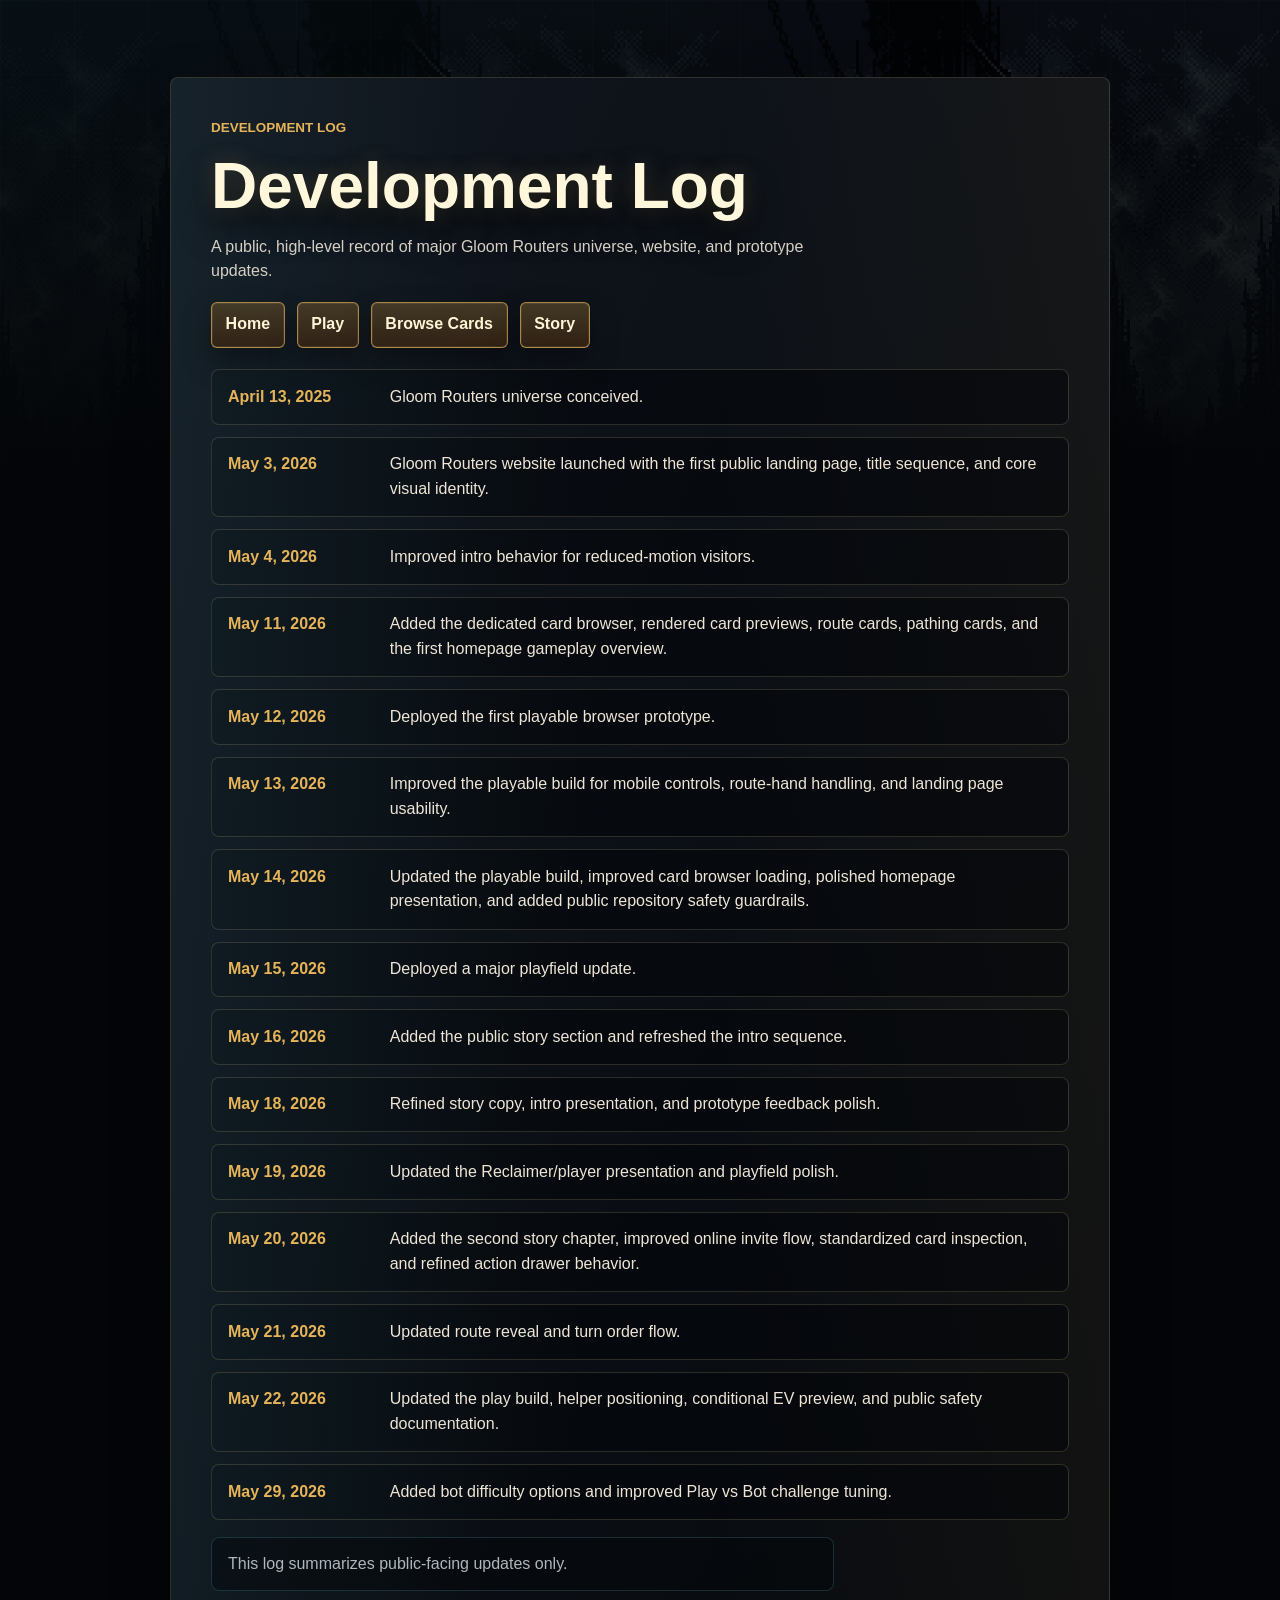
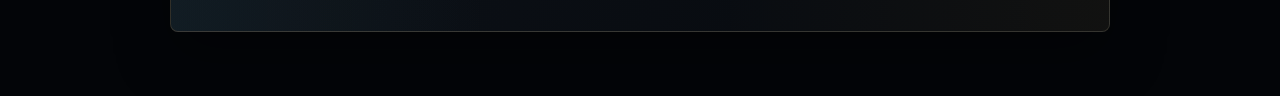
<file: development-log/index.html>
<!DOCTYPE html>
<html lang="en">
  <head>
    <meta charset="UTF-8" />
    <meta name="viewport" content="width=device-width, initial-scale=1.0" />
    <title>Development Log | Gloom Routers</title>
    <meta
      name="description"
      content="High-level public development log for Gloom Routers."
    />
    <link rel="icon" type="image/png" href="../assets/card-assets/mechs/echo_breacher.png" />
    <link rel="apple-touch-icon" href="../assets/card-assets/mechs/echo_breacher.png" />
    <link rel="stylesheet" href="../styles.css?v=20260522-2" />
  </head>
  <body class="story-shell development-log-shell">
    <main>
      <section class="story-panel development-log-panel" aria-labelledby="development-log-title">
        <p class="section-kicker">Development Log</p>
        <h1 id="development-log-title">Development Log</h1>
        <p class="development-log__lede">
          A public, high-level record of major Gloom Routers universe,
          website, and prototype updates.
        </p>
        <nav class="development-log__actions" aria-label="Development log navigation">
          <a class="section-link" href="../">Home</a>
          <a class="section-link" href="../play/">Play</a>
          <a class="section-link" href="../cards/">Browse Cards</a>
          <a class="section-link" href="../story/">Story</a>
        </nav>

        <div class="log-list" aria-label="Development log entries">
          <article class="log-entry">
            <time datetime="2025-04-13">April 13, 2025</time>
            <p>Gloom Routers universe conceived.</p>
          </article>
          <article class="log-entry">
            <time datetime="2026-05-03">May 3, 2026</time>
            <p>Gloom Routers website launched with the first public landing page, title sequence, and core visual identity.</p>
          </article>
          <article class="log-entry">
            <time datetime="2026-05-04">May 4, 2026</time>
            <p>Improved intro behavior for reduced-motion visitors.</p>
          </article>
          <article class="log-entry">
            <time datetime="2026-05-11">May 11, 2026</time>
            <p>Added the dedicated card browser, rendered card previews, route cards, pathing cards, and the first homepage gameplay overview.</p>
          </article>
          <article class="log-entry">
            <time datetime="2026-05-12">May 12, 2026</time>
            <p>Deployed the first playable browser prototype.</p>
          </article>
          <article class="log-entry">
            <time datetime="2026-05-13">May 13, 2026</time>
            <p>Improved the playable build for mobile controls, route-hand handling, and landing page usability.</p>
          </article>
          <article class="log-entry">
            <time datetime="2026-05-14">May 14, 2026</time>
            <p>Updated the playable build, improved card browser loading, polished homepage presentation, and added public repository safety guardrails.</p>
          </article>
          <article class="log-entry">
            <time datetime="2026-05-15">May 15, 2026</time>
            <p>Deployed a major playfield update.</p>
          </article>
          <article class="log-entry">
            <time datetime="2026-05-16">May 16, 2026</time>
            <p>Added the public story section and refreshed the intro sequence.</p>
          </article>
          <article class="log-entry">
            <time datetime="2026-05-18">May 18, 2026</time>
            <p>Refined story copy, intro presentation, and prototype feedback polish.</p>
          </article>
          <article class="log-entry">
            <time datetime="2026-05-19">May 19, 2026</time>
            <p>Updated the Reclaimer/player presentation and playfield polish.</p>
          </article>
          <article class="log-entry">
            <time datetime="2026-05-20">May 20, 2026</time>
            <p>Added the second story chapter, improved online invite flow, standardized card inspection, and refined action drawer behavior.</p>
          </article>
          <article class="log-entry">
            <time datetime="2026-05-21">May 21, 2026</time>
            <p>Updated route reveal and turn order flow.</p>
          </article>
          <article class="log-entry">
            <time datetime="2026-05-22">May 22, 2026</time>
            <p>Updated the play build, helper positioning, conditional EV preview, and public safety documentation.</p>
          </article>
          <article class="log-entry">
            <time datetime="2026-05-29">May 29, 2026</time>
            <p>Added bot difficulty options and improved Play vs Bot challenge tuning.</p>
          </article>
        </div>

        <p class="development-log-note">
          This log summarizes public-facing updates only.
        </p>
      </section>
    </main>
  </body>
</html>
</file>
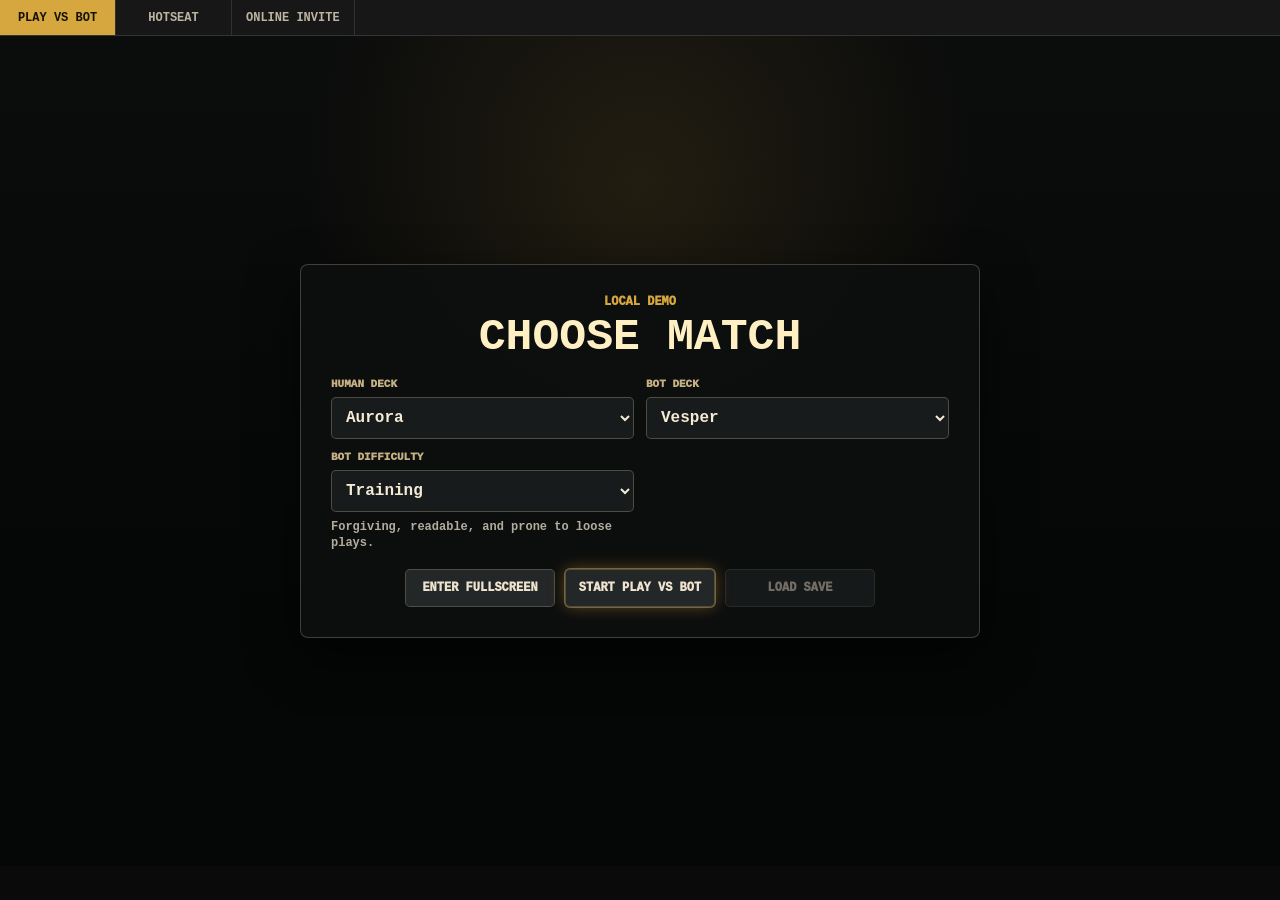
<file: play/index.html>
<!doctype html>
<html lang="en">
  <head>
    <meta charset="UTF-8" />
    <link rel="icon" type="image/png" href="/play/card-art/april25/coreToken.png" />
    <meta name="viewport" content="width=device-width, initial-scale=1.0" />
    <title>Gloom Routers Hotseat</title>
    <script type="module" crossorigin src="/play/assets/index-BMduSl5w.js"></script>
    <link rel="stylesheet" crossorigin href="/play/assets/index-CwXgUV3h.css">
  </head>
  <body>
    <div id="root"></div>
  </body>
</html>
</file>
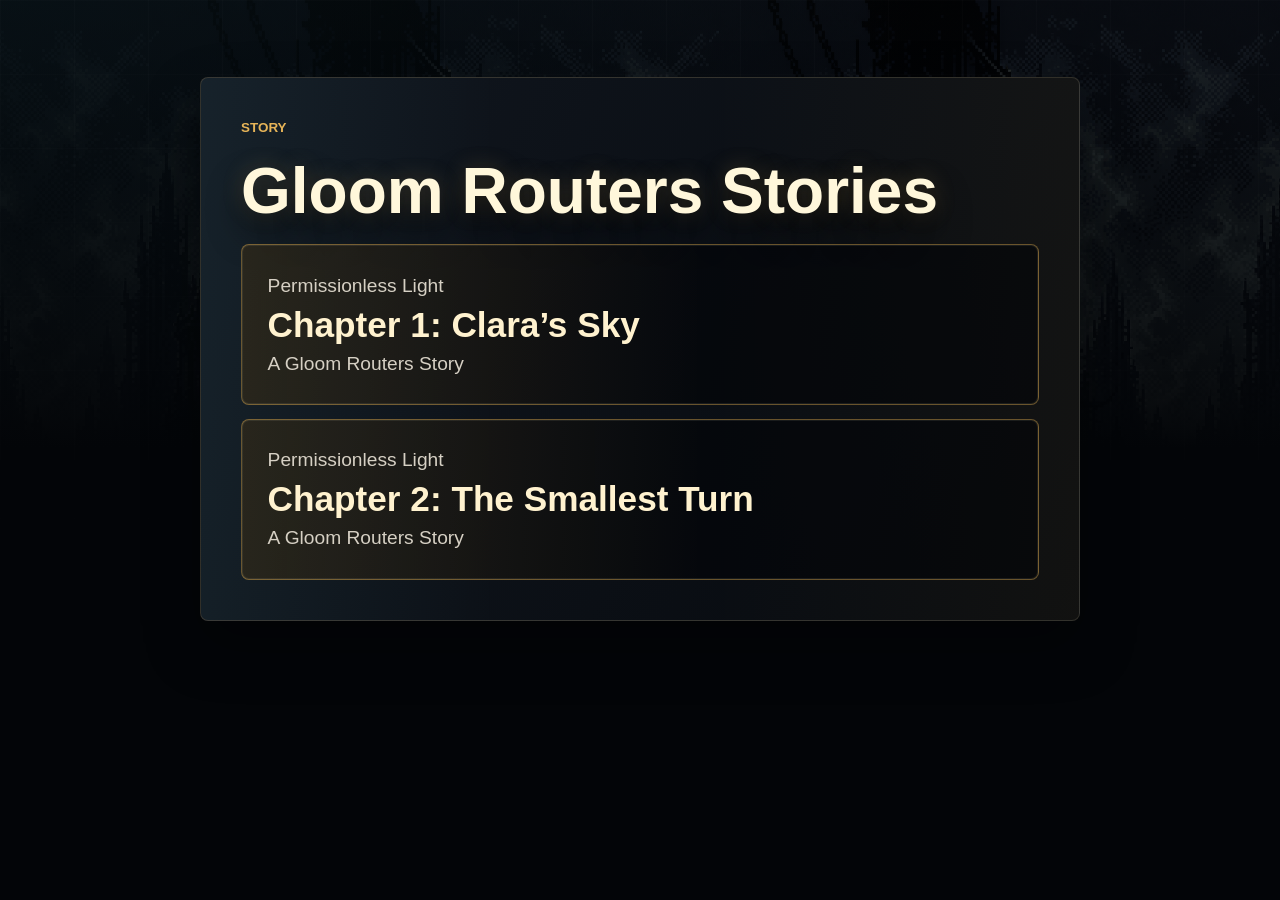
<file: story/index.html>
<!DOCTYPE html>
<html lang="en">
  <head>
    <meta charset="UTF-8" />
    <meta name="viewport" content="width=device-width, initial-scale=1.0" />
    <title>Story | Gloom Routers</title>
    <meta
      name="description"
      content="Gloom Routers story archive."
    />
    <link rel="icon" type="image/png" href="../assets/card-assets/mechs/echo_breacher.png" />
    <link rel="apple-touch-icon" href="../assets/card-assets/mechs/echo_breacher.png" />
    <link rel="stylesheet" href="../styles.css" />
  </head>
  <body class="story-shell">
    <main>
      <section class="story-panel" aria-labelledby="story-title">
        <p class="section-kicker">Story</p>
        <h1 id="story-title">Gloom Routers Stories</h1>
        <div class="story-list">
          <a class="story-chapter-link" href="permissionless-light-chapter-1/">
            <span>Permissionless Light</span>
            <strong>Chapter 1: Clara’s Sky</strong>
            <span>A Gloom Routers Story</span>
          </a>
          <a class="story-chapter-link" href="permissionless-light-chapter-2/">
            <span>Permissionless Light</span>
            <strong>Chapter 2: The Smallest Turn</strong>
            <span>A Gloom Routers Story</span>
          </a>
        </div>
      </section>
    </main>
  </body>
</html>
</file>
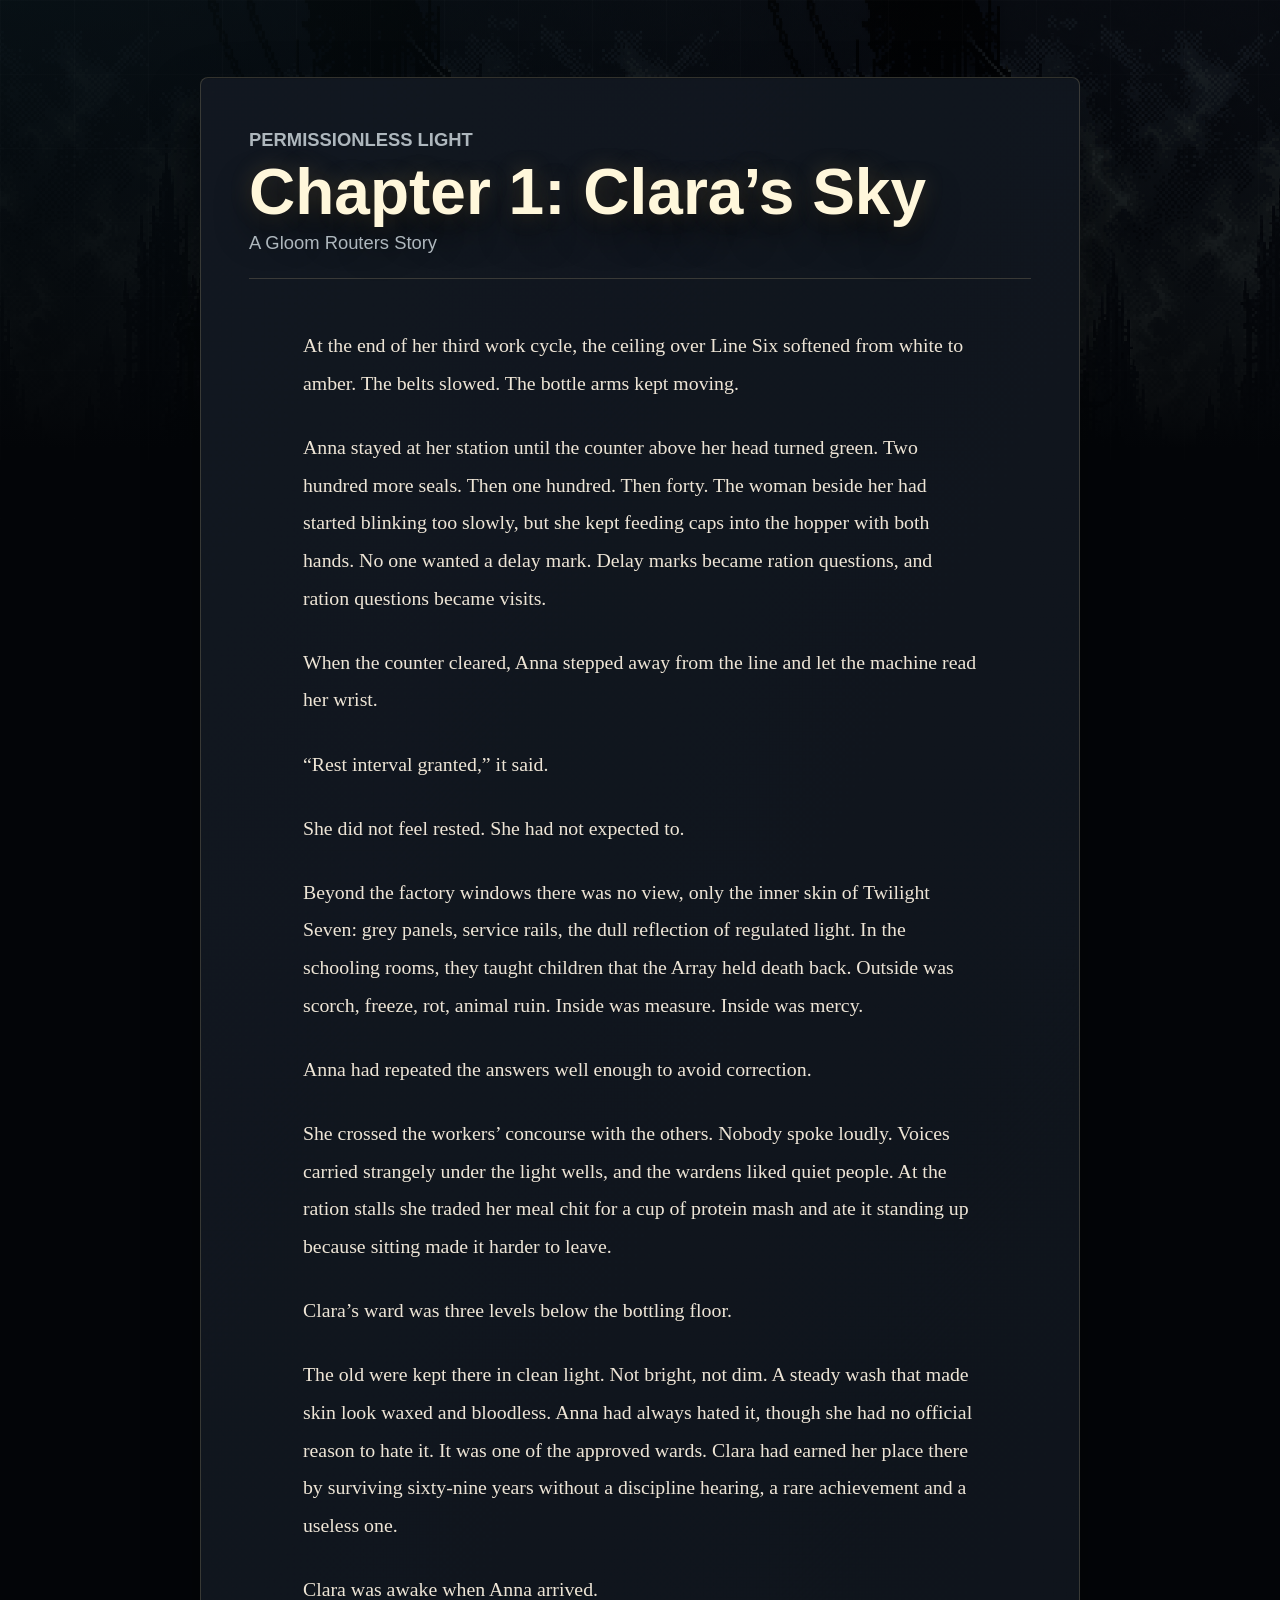
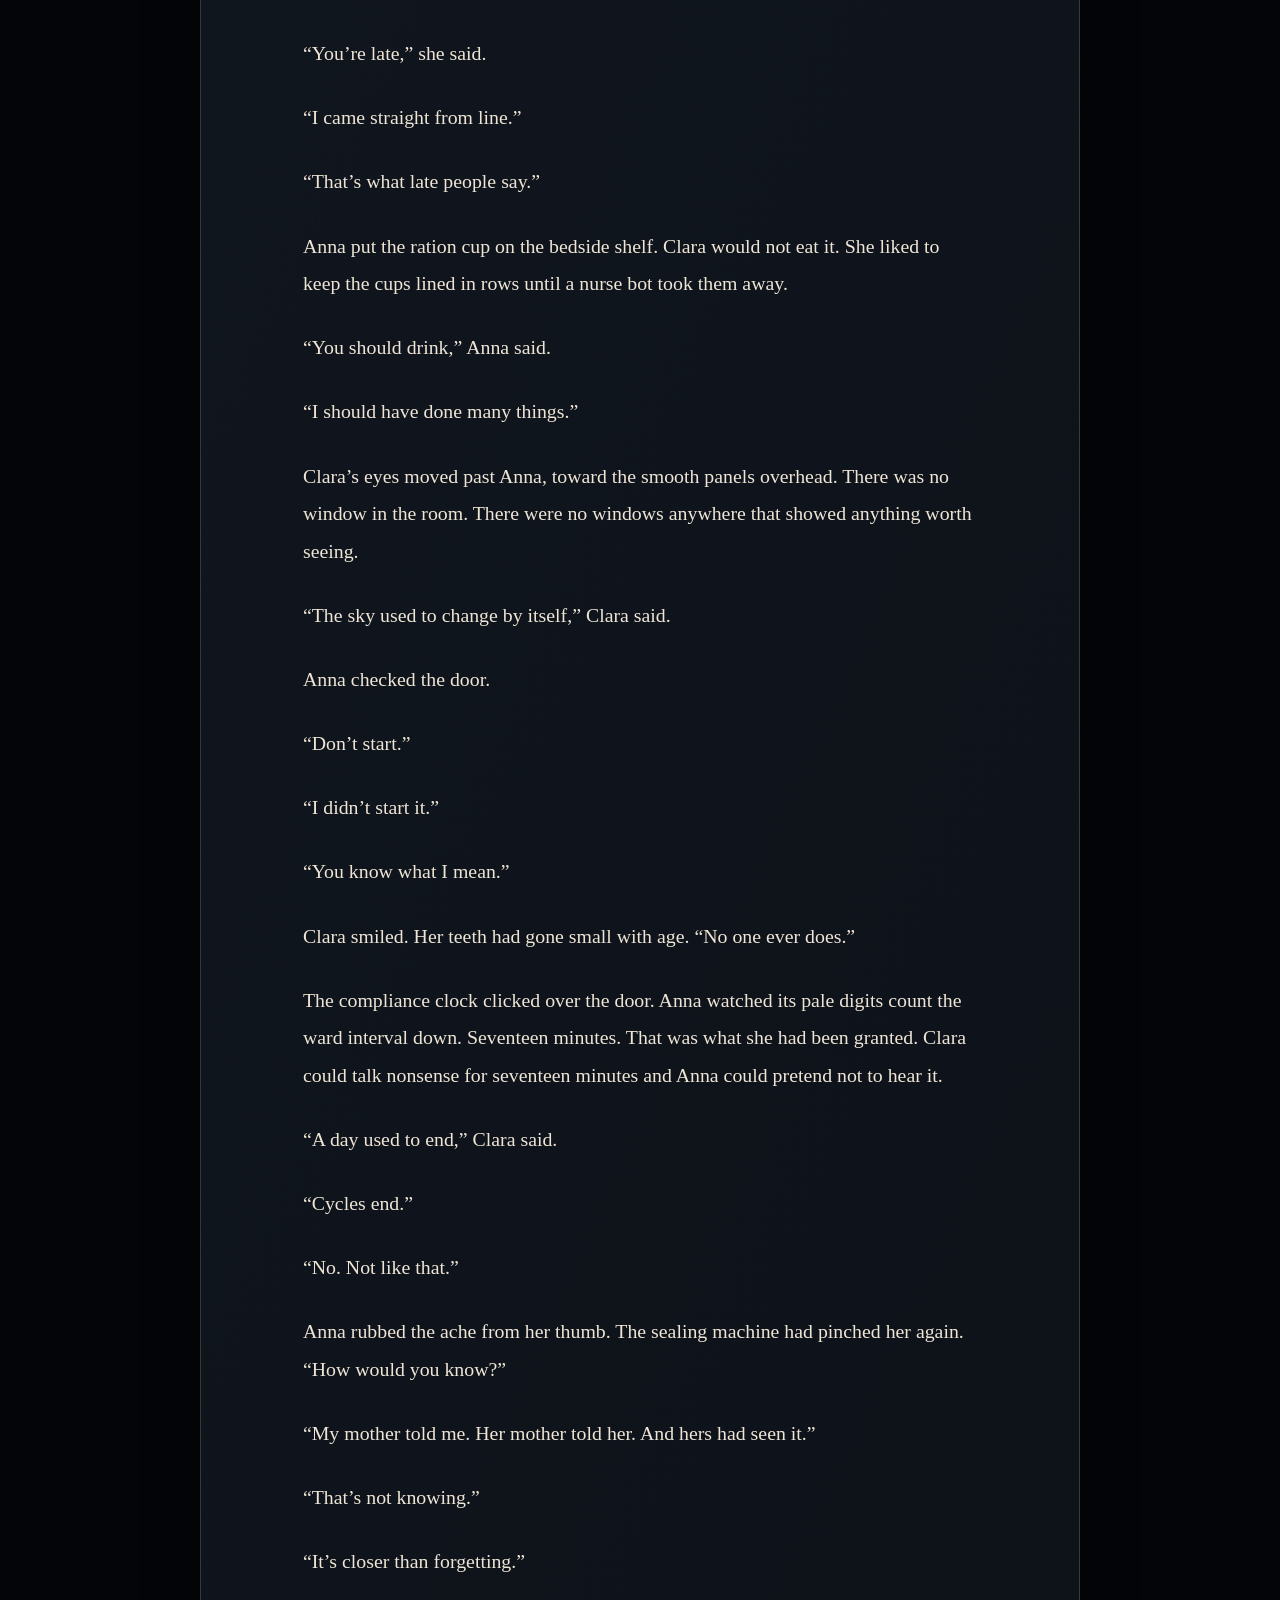
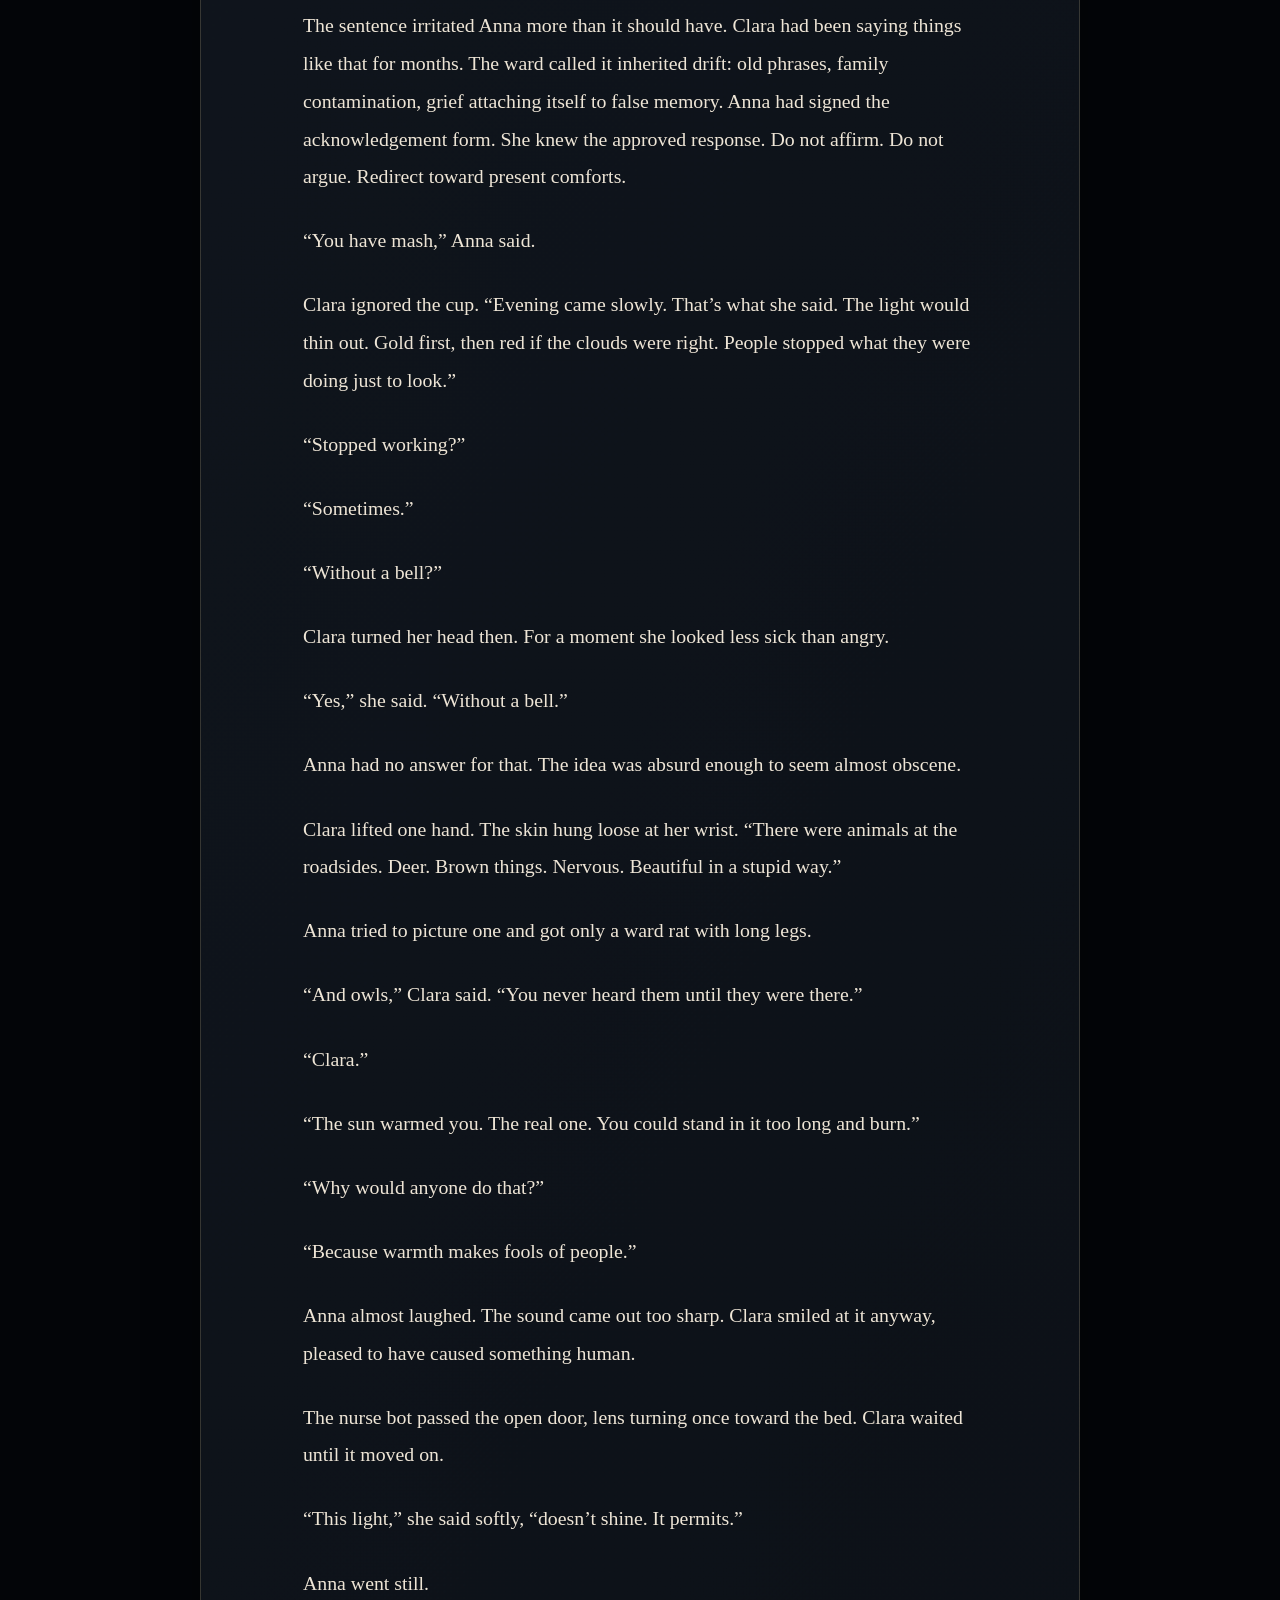
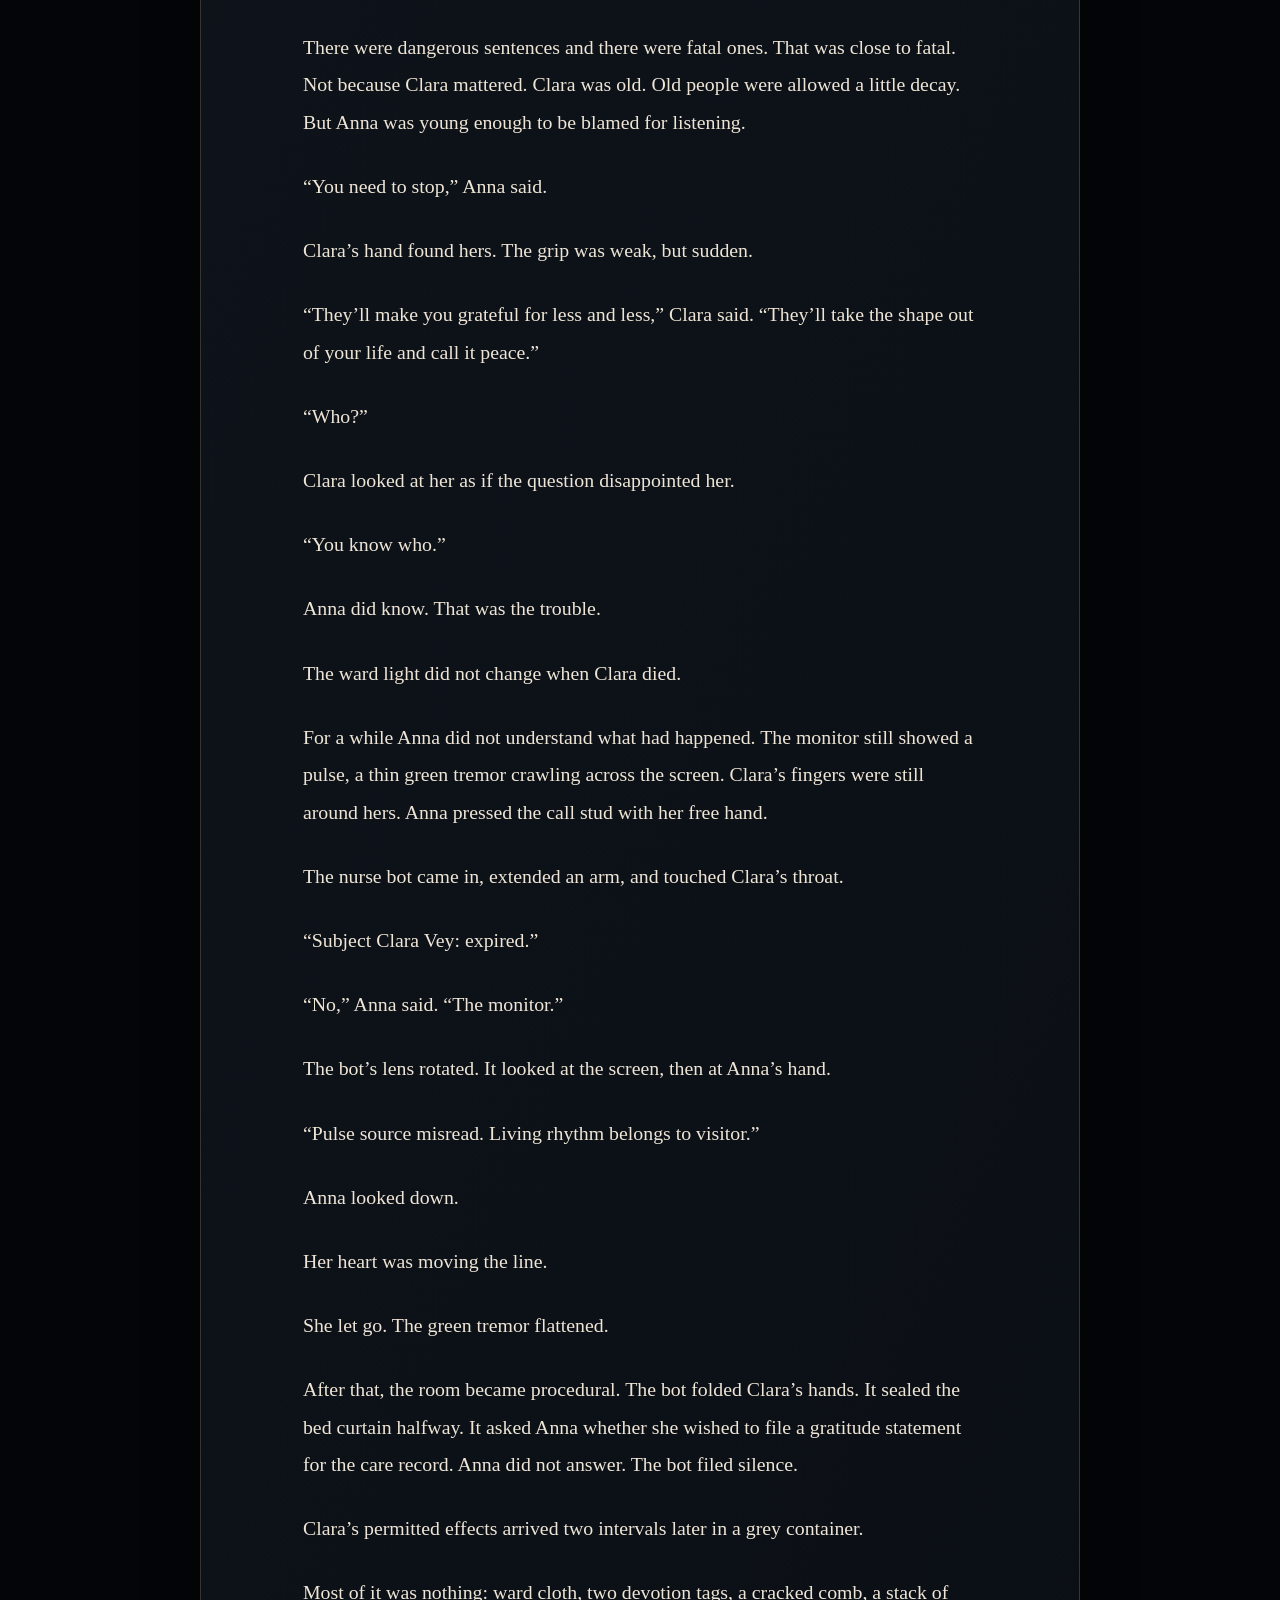
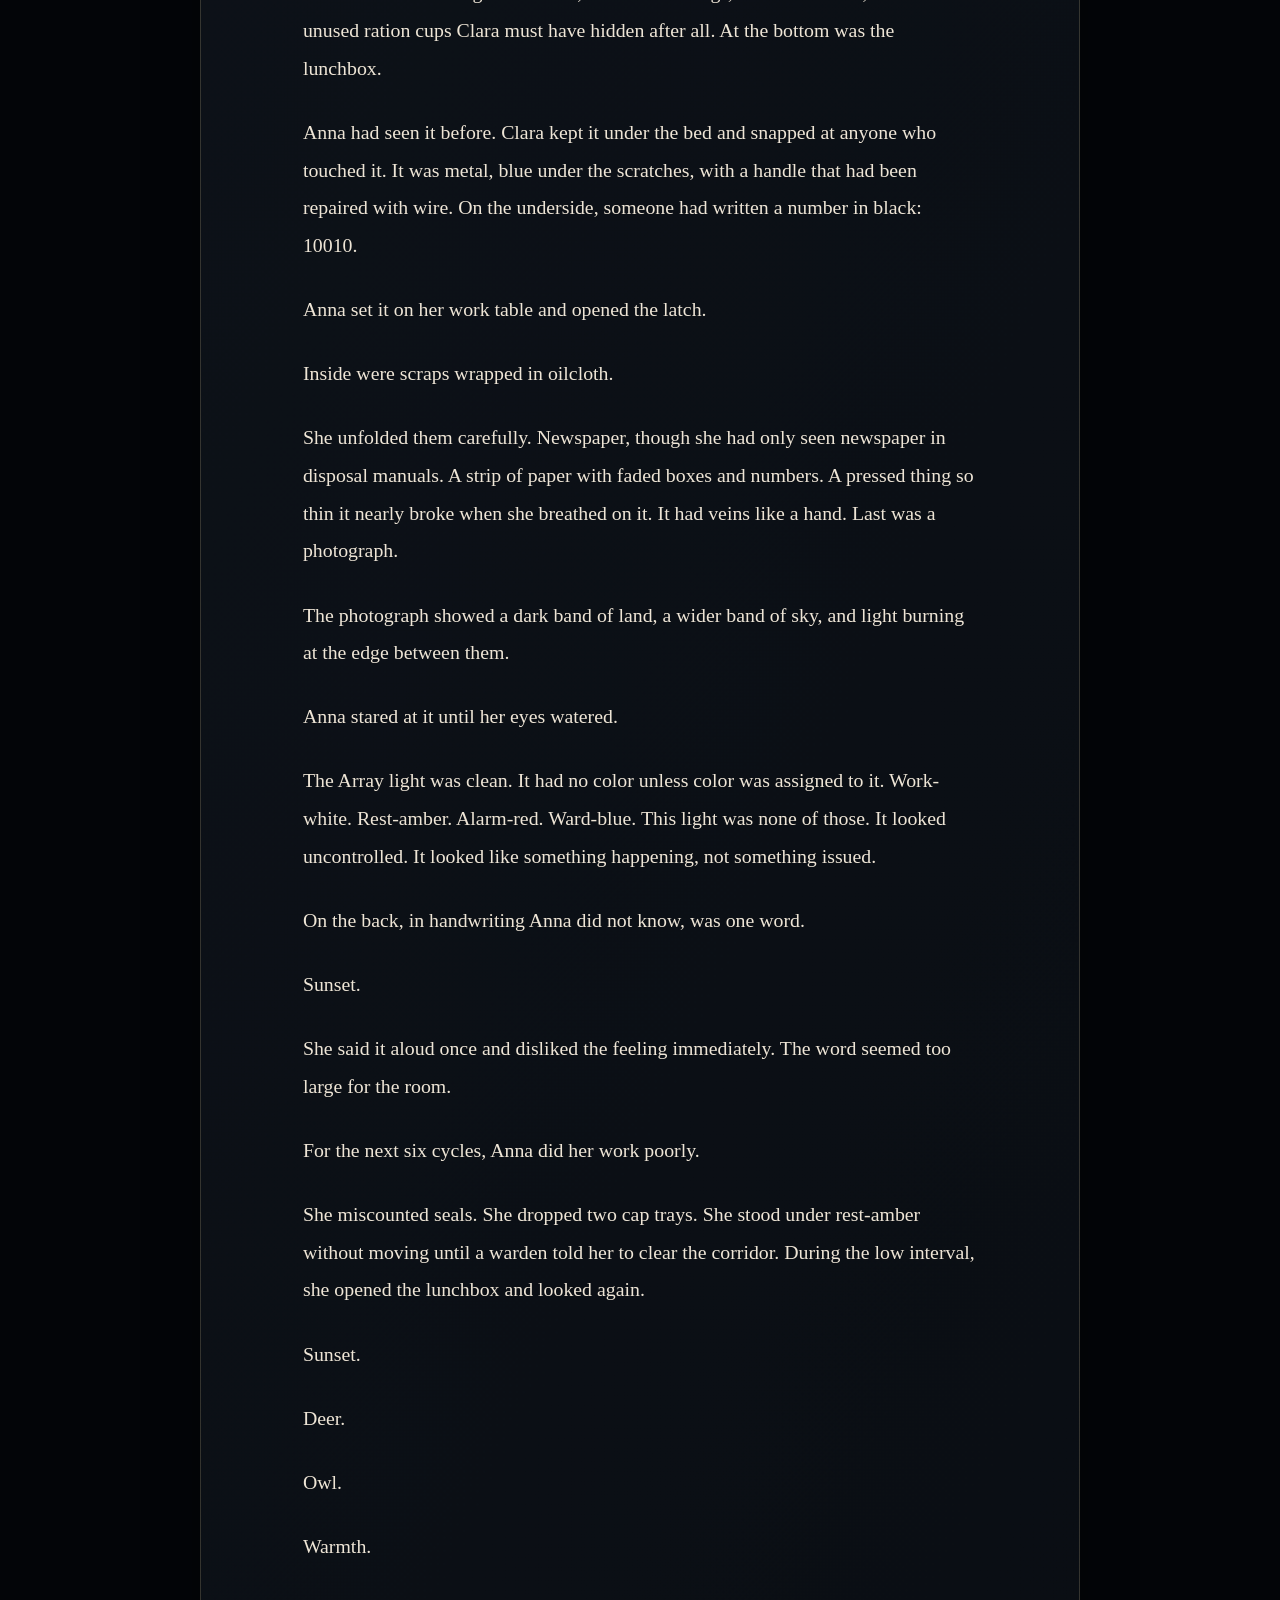
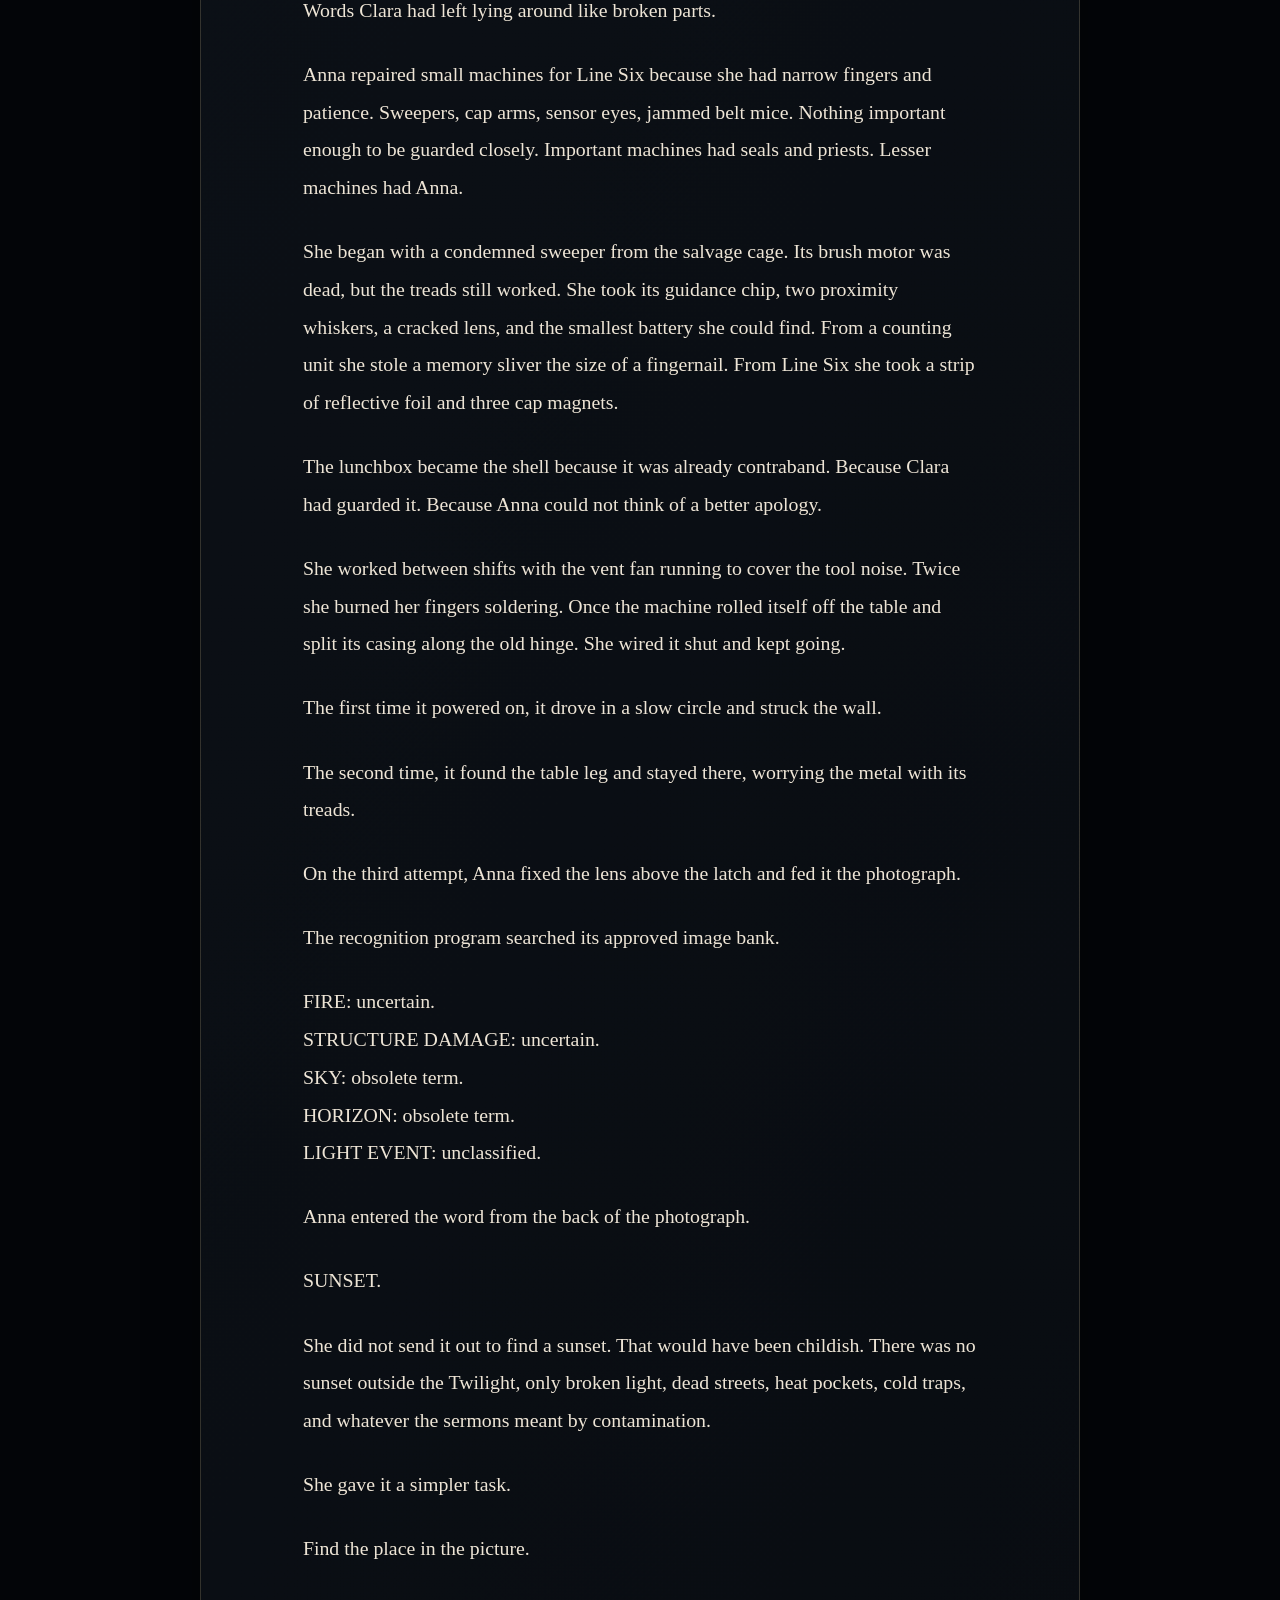
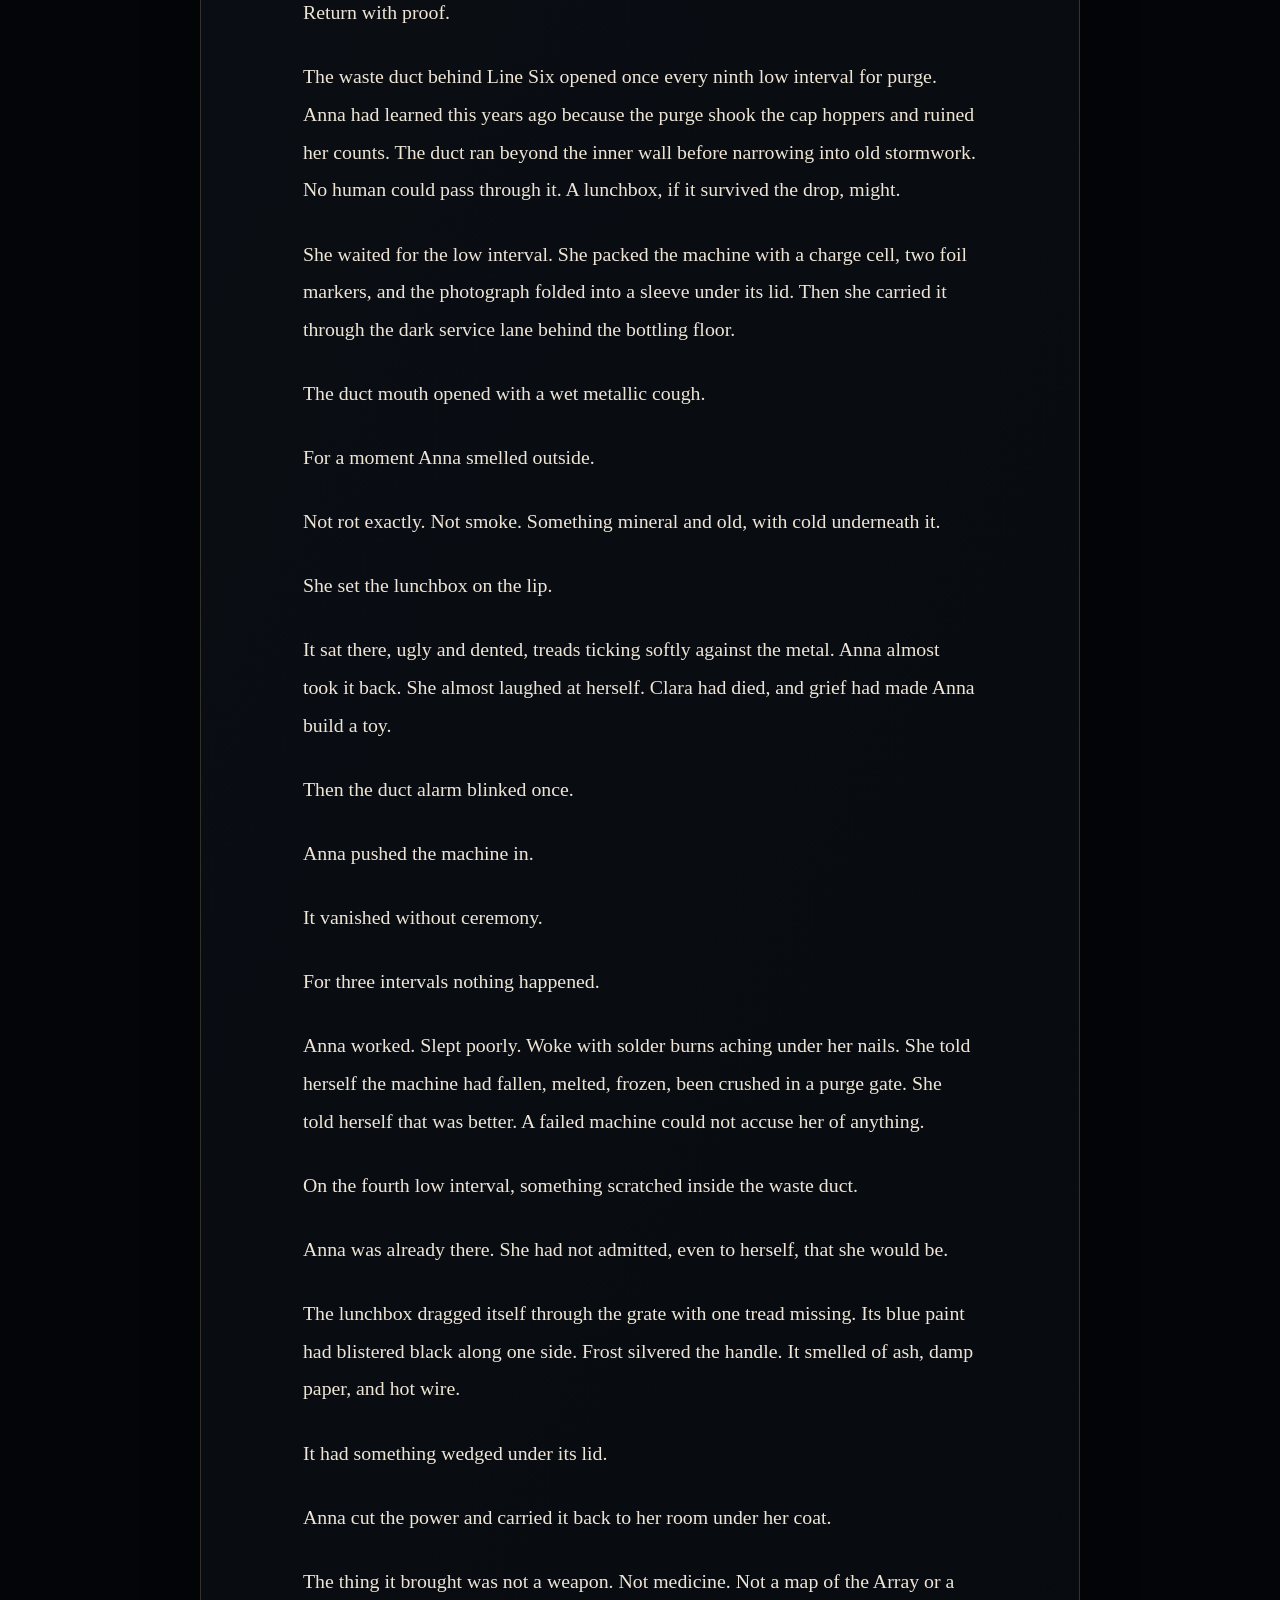
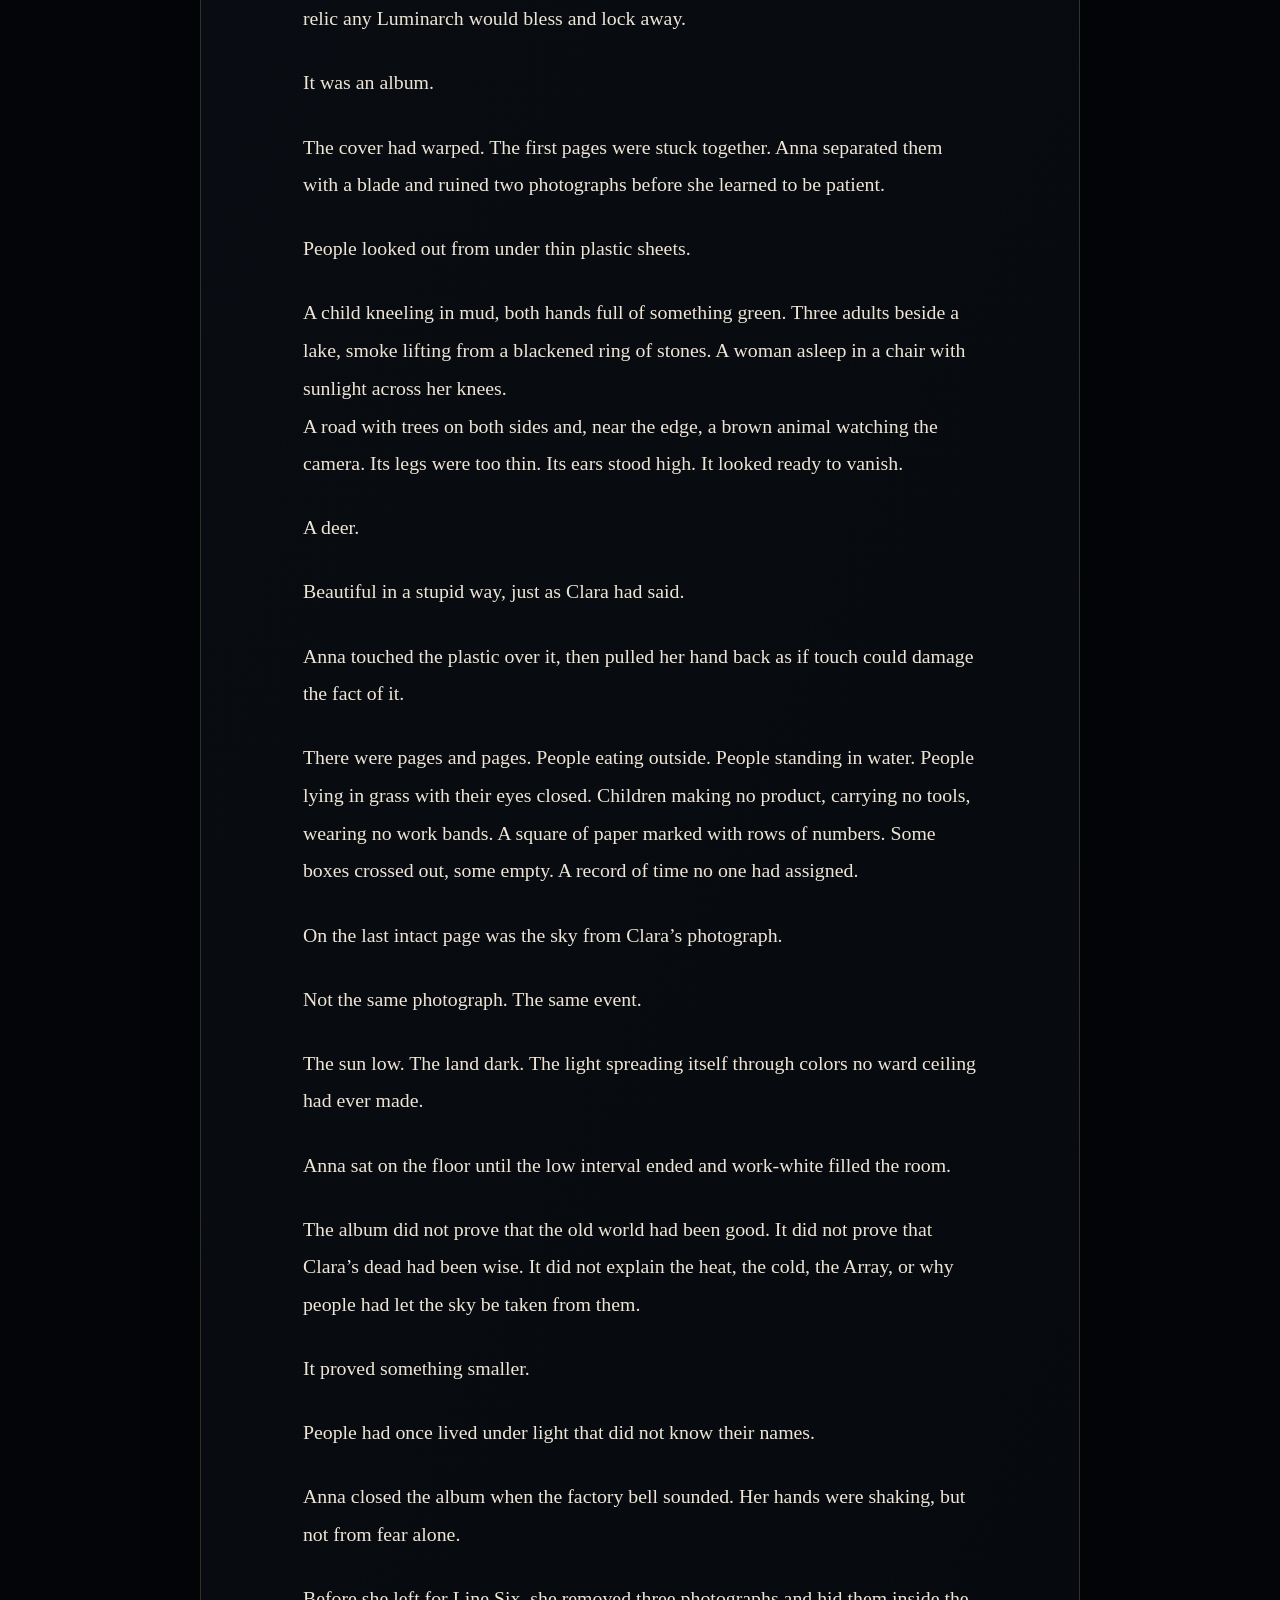
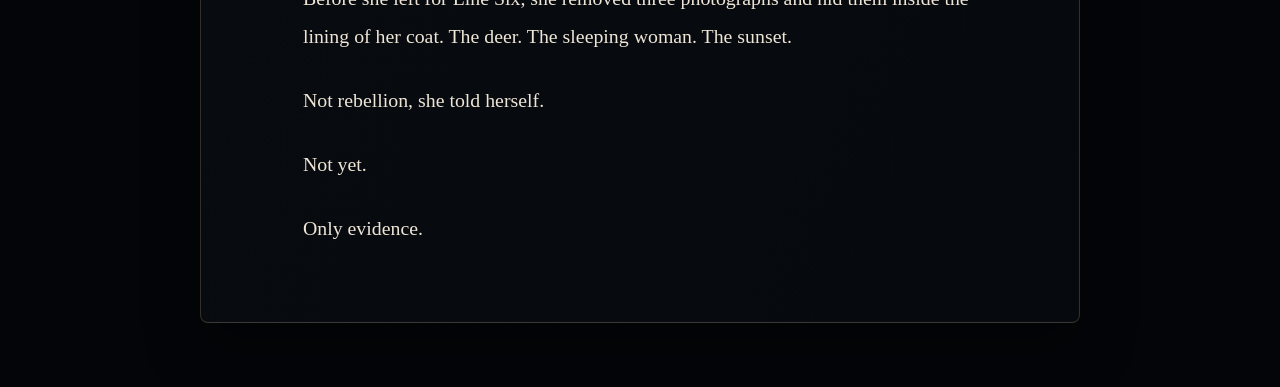
<file: story/permissionless-light-chapter-1/index.html>
<!DOCTYPE html>
<html lang="en">
  <head>
    <meta charset="UTF-8" />
    <meta name="viewport" content="width=device-width, initial-scale=1.0" />
    <title>Permissionless Light, Chapter 1: Clara’s Sky | Gloom Routers</title>
    <meta
      name="description"
      content="Permissionless Light, Chapter 1: Clara’s Sky. A Gloom Routers story."
    />
    <link rel="icon" type="image/png" href="../../assets/card-assets/mechs/echo_breacher.png" />
    <link rel="apple-touch-icon" href="../../assets/card-assets/mechs/echo_breacher.png" />
    <link rel="stylesheet" href="../../styles.css" />
  </head>
  <body class="story-shell">
    <main>
      <article class="story-reader" aria-labelledby="chapter-title">
        <header class="story-reader__header">
          <p class="section-kicker">Permissionless Light</p>
          <h1 id="chapter-title">Chapter 1: Clara’s Sky</h1>
          <p>A Gloom Routers Story</p>
        </header>
        <div class="story-copy">
          <p>At the end of her third work cycle, the ceiling over Line Six softened from white to amber. The belts slowed. The bottle arms kept moving.</p>
          <p>Anna stayed at her station until the counter above her head turned green. Two hundred more seals. Then one hundred. Then forty. The woman beside her had started blinking too slowly, but she kept feeding caps into the hopper with both hands. No one wanted a delay mark. Delay marks became ration questions, and ration questions became visits.</p>
          <p>When the counter cleared, Anna stepped away from the line and let the machine read her wrist.</p>
          <p>“Rest interval granted,” it said.</p>
          <p>She did not feel rested. She had not expected to.</p>
          <p>Beyond the factory windows there was no view, only the inner skin of Twilight Seven: grey panels, service rails, the dull reflection of regulated light. In the schooling rooms, they taught children that the Array held death back. Outside was scorch, freeze, rot, animal ruin. Inside was measure. Inside was mercy.</p>
          <p>Anna had repeated the answers well enough to avoid correction.</p>
          <p>She crossed the workers’ concourse with the others. Nobody spoke loudly. Voices carried strangely under the light wells, and the wardens liked quiet people. At the ration stalls she traded her meal chit for a cup of protein mash and ate it standing up because sitting made it harder to leave.</p>
          <p>Clara’s ward was three levels below the bottling floor.</p>
          <p>The old were kept there in clean light. Not bright, not dim. A steady wash that made skin look waxed and bloodless. Anna had always hated it, though she had no official reason to hate it. It was one of the approved wards. Clara had earned her place there by surviving sixty-nine years without a discipline hearing, a rare achievement and a useless one.</p>
          <p>Clara was awake when Anna arrived.</p>
          <p>“You’re late,” she said.</p>
          <p>“I came straight from line.”</p>
          <p>“That’s what late people say.”</p>
          <p>Anna put the ration cup on the bedside shelf. Clara would not eat it. She liked to keep the cups lined in rows until a nurse bot took them away.</p>
          <p>“You should drink,” Anna said.</p>
          <p>“I should have done many things.”</p>
          <p>Clara’s eyes moved past Anna, toward the smooth panels overhead. There was no window in the room. There were no windows anywhere that showed anything worth seeing.</p>
          <p>“The sky used to change by itself,” Clara said.</p>
          <p>Anna checked the door.</p>
          <p>“Don’t start.”</p>
          <p>“I didn’t start it.”</p>
          <p>“You know what I mean.”</p>
          <p>Clara smiled. Her teeth had gone small with age. “No one ever does.”</p>
          <p>The compliance clock clicked over the door. Anna watched its pale digits count the ward interval down. Seventeen minutes. That was what she had been granted. Clara could talk nonsense for seventeen minutes and Anna could pretend not to hear it.</p>
          <p>“A day used to end,” Clara said.</p>
          <p>“Cycles end.”</p>
          <p>“No. Not like that.”</p>
          <p>Anna rubbed the ache from her thumb. The sealing machine had pinched her again. “How would you know?”</p>
          <p>“My mother told me. Her mother told her. And hers had seen it.”</p>
          <p>“That’s not knowing.”</p>
          <p>“It’s closer than forgetting.”</p>
          <p>The sentence irritated Anna more than it should have. Clara had been saying things like that for months. The ward called it inherited drift: old phrases, family contamination, grief attaching itself to false memory. Anna had signed the acknowledgement form. She knew the approved response. Do not affirm. Do not argue. Redirect toward present comforts.</p>
          <p>“You have mash,” Anna said.</p>
          <p>Clara ignored the cup. “Evening came slowly. That’s what she said. The light would thin out. Gold first, then red if the clouds were right. People stopped what they were doing just to look.”</p>
          <p>“Stopped working?”</p>
          <p>“Sometimes.”</p>
          <p>“Without a bell?”</p>
          <p>Clara turned her head then. For a moment she looked less sick than angry.</p>
          <p>“Yes,” she said. “Without a bell.”</p>
          <p>Anna had no answer for that. The idea was absurd enough to seem almost obscene.</p>
          <p>Clara lifted one hand. The skin hung loose at her wrist. “There were animals at the roadsides. Deer. Brown things. Nervous. Beautiful in a stupid way.”</p>
          <p>Anna tried to picture one and got only a ward rat with long legs.</p>
          <p>“And owls,” Clara said. “You never heard them until they were there.”</p>
          <p>“Clara.”</p>
          <p>“The sun warmed you. The real one. You could stand in it too long and burn.”</p>
          <p>“Why would anyone do that?”</p>
          <p>“Because warmth makes fools of people.”</p>
          <p>Anna almost laughed. The sound came out too sharp. Clara smiled at it anyway, pleased to have caused something human.</p>
          <p>The nurse bot passed the open door, lens turning once toward the bed. Clara waited until it moved on.</p>
          <p>“This light,” she said softly, “doesn’t shine. It permits.”</p>
          <p>Anna went still.</p>
          <p>There were dangerous sentences and there were fatal ones. That was close to fatal. Not because Clara mattered. Clara was old. Old people were allowed a little decay. But Anna was young enough to be blamed for listening.</p>
          <p>“You need to stop,” Anna said.</p>
          <p>Clara’s hand found hers. The grip was weak, but sudden.</p>
          <p>“They’ll make you grateful for less and less,” Clara said. “They’ll take the shape out of your life and call it peace.”</p>
          <p>“Who?”</p>
          <p>Clara looked at her as if the question disappointed her.</p>
          <p>“You know who.”</p>
          <p>Anna did know. That was the trouble.</p>
          <p>The ward light did not change when Clara died.</p>
          <p>For a while Anna did not understand what had happened. The monitor still showed a pulse, a thin green tremor crawling across the screen. Clara’s fingers were still around hers. Anna pressed the call stud with her free hand.</p>
          <p>The nurse bot came in, extended an arm, and touched Clara’s throat.</p>
          <p>“Subject Clara Vey: expired.”</p>
          <p>“No,” Anna said. “The monitor.”</p>
          <p>The bot’s lens rotated. It looked at the screen, then at Anna’s hand.</p>
          <p>“Pulse source misread. Living rhythm belongs to visitor.”</p>
          <p>Anna looked down.</p>
          <p>Her heart was moving the line.</p>
          <p>She let go. The green tremor flattened.</p>
          <p>After that, the room became procedural. The bot folded Clara’s hands. It sealed the bed curtain halfway. It asked Anna whether she wished to file a gratitude statement for the care record. Anna did not answer. The bot filed silence.</p>
          <p>Clara’s permitted effects arrived two intervals later in a grey container.</p>
          <p>Most of it was nothing: ward cloth, two devotion tags, a cracked comb, a stack of unused ration cups Clara must have hidden after all. At the bottom was the lunchbox.</p>
          <p>Anna had seen it before. Clara kept it under the bed and snapped at anyone who touched it. It was metal, blue under the scratches, with a handle that had been repaired with wire. On the underside, someone had written a number in black: 10010.</p>
          <p>Anna set it on her work table and opened the latch.</p>
          <p>Inside were scraps wrapped in oilcloth.</p>
          <p>She unfolded them carefully. Newspaper, though she had only seen newspaper in disposal manuals. A strip of paper with faded boxes and numbers. A pressed thing so thin it nearly broke when she breathed on it. It had veins like a hand. Last was a photograph.</p>
          <p>The photograph showed a dark band of land, a wider band of sky, and light burning at the edge between them.</p>
          <p>Anna stared at it until her eyes watered.</p>
          <p>The Array light was clean. It had no color unless color was assigned to it. Work-white. Rest-amber. Alarm-red. Ward-blue. This light was none of those. It looked uncontrolled. It looked like something happening, not something issued.</p>
          <p>On the back, in handwriting Anna did not know, was one word.</p>
          <p>Sunset.</p>
          <p>She said it aloud once and disliked the feeling immediately. The word seemed too large for the room.</p>
          <p>For the next six cycles, Anna did her work poorly.</p>
          <p>She miscounted seals. She dropped two cap trays. She stood under rest-amber without moving until a warden told her to clear the corridor. During the low interval, she opened the lunchbox and looked again.</p>
          <p>Sunset.</p>
          <p>Deer.</p>
          <p>Owl.</p>
          <p>Warmth.</p>
          <p>Words Clara had left lying around like broken parts.</p>
          <p>Anna repaired small machines for Line Six because she had narrow fingers and patience. Sweepers, cap arms, sensor eyes, jammed belt mice. Nothing important enough to be guarded closely. Important machines had seals and priests. Lesser machines had Anna.</p>
          <p>She began with a condemned sweeper from the salvage cage. Its brush motor was dead, but the treads still worked. She took its guidance chip, two proximity whiskers, a cracked lens, and the smallest battery she could find. From a counting unit she stole a memory sliver the size of a fingernail. From Line Six she took a strip of reflective foil and three cap magnets.</p>
          <p>The lunchbox became the shell because it was already contraband. Because Clara had guarded it. Because Anna could not think of a better apology.</p>
          <p>She worked between shifts with the vent fan running to cover the tool noise. Twice she burned her fingers soldering. Once the machine rolled itself off the table and split its casing along the old hinge. She wired it shut and kept going.</p>
          <p>The first time it powered on, it drove in a slow circle and struck the wall.</p>
          <p>The second time, it found the table leg and stayed there, worrying the metal with its treads.</p>
          <p>On the third attempt, Anna fixed the lens above the latch and fed it the photograph.</p>
          <p>The recognition program searched its approved image bank.</p>
          <p>FIRE: uncertain.<br />STRUCTURE DAMAGE: uncertain.<br />SKY: obsolete term.<br />HORIZON: obsolete term.<br />LIGHT EVENT: unclassified.</p>
          <p>Anna entered the word from the back of the photograph.</p>
          <p>SUNSET.</p>
          <p>She did not send it out to find a sunset. That would have been childish. There was no sunset outside the Twilight, only broken light, dead streets, heat pockets, cold traps, and whatever the sermons meant by contamination.</p>
          <p>She gave it a simpler task.</p>
          <p>Find the place in the picture.</p>
          <p>Return with proof.</p>
          <p>The waste duct behind Line Six opened once every ninth low interval for purge. Anna had learned this years ago because the purge shook the cap hoppers and ruined her counts. The duct ran beyond the inner wall before narrowing into old stormwork. No human could pass through it. A lunchbox, if it survived the drop, might.</p>
          <p>She waited for the low interval. She packed the machine with a charge cell, two foil markers, and the photograph folded into a sleeve under its lid. Then she carried it through the dark service lane behind the bottling floor.</p>
          <p>The duct mouth opened with a wet metallic cough.</p>
          <p>For a moment Anna smelled outside.</p>
          <p>Not rot exactly. Not smoke. Something mineral and old, with cold underneath it.</p>
          <p>She set the lunchbox on the lip.</p>
          <p>It sat there, ugly and dented, treads ticking softly against the metal. Anna almost took it back. She almost laughed at herself. Clara had died, and grief had made Anna build a toy.</p>
          <p>Then the duct alarm blinked once.</p>
          <p>Anna pushed the machine in.</p>
          <p>It vanished without ceremony.</p>
          <p>For three intervals nothing happened.</p>
          <p>Anna worked. Slept poorly. Woke with solder burns aching under her nails. She told herself the machine had fallen, melted, frozen, been crushed in a purge gate. She told herself that was better. A failed machine could not accuse her of anything.</p>
          <p>On the fourth low interval, something scratched inside the waste duct.</p>
          <p>Anna was already there. She had not admitted, even to herself, that she would be.</p>
          <p>The lunchbox dragged itself through the grate with one tread missing. Its blue paint had blistered black along one side. Frost silvered the handle. It smelled of ash, damp paper, and hot wire.</p>
          <p>It had something wedged under its lid.</p>
          <p>Anna cut the power and carried it back to her room under her coat.</p>
          <p>The thing it brought was not a weapon. Not medicine. Not a map of the Array or a relic any Luminarch would bless and lock away.</p>
          <p>It was an album.</p>
          <p>The cover had warped. The first pages were stuck together. Anna separated them with a blade and ruined two photographs before she learned to be patient.</p>
          <p>People looked out from under thin plastic sheets.</p>
          <p>A child kneeling in mud, both hands full of something green. Three adults beside a lake, smoke lifting from a blackened ring of stones. A woman asleep in a chair with sunlight across her knees.<br />A road with trees on both sides and, near the edge, a brown animal watching the camera. Its legs were too thin. Its ears stood high. It looked ready to vanish.</p>
          <p>A deer.</p>
          <p>Beautiful in a stupid way, just as Clara had said.</p>
          <p>Anna touched the plastic over it, then pulled her hand back as if touch could damage the fact of it.</p>
          <p>There were pages and pages. People eating outside. People standing in water. People lying in grass with their eyes closed. Children making no product, carrying no tools, wearing no work bands. A square of paper marked with rows of numbers. Some boxes crossed out, some empty. A record of time no one had assigned.</p>
          <p>On the last intact page was the sky from Clara’s photograph.</p>
          <p>Not the same photograph. The same event.</p>
          <p>The sun low. The land dark. The light spreading itself through colors no ward ceiling had ever made.</p>
          <p>Anna sat on the floor until the low interval ended and work-white filled the room.</p>
          <p>The album did not prove that the old world had been good. It did not prove that Clara’s dead had been wise. It did not explain the heat, the cold, the Array, or why people had let the sky be taken from them.</p>
          <p>It proved something smaller.</p>
          <p>People had once lived under light that did not know their names.</p>
          <p>Anna closed the album when the factory bell sounded. Her hands were shaking, but not from fear alone.</p>
          <p>Before she left for Line Six, she removed three photographs and hid them inside the lining of her coat. The deer. The sleeping woman. The sunset.</p>
          <p>Not rebellion, she told herself.</p>
          <p>Not yet.</p>
          <p>Only evidence.</p>
        </div>
      </article>
    </main>
  </body>
</html>
</file>
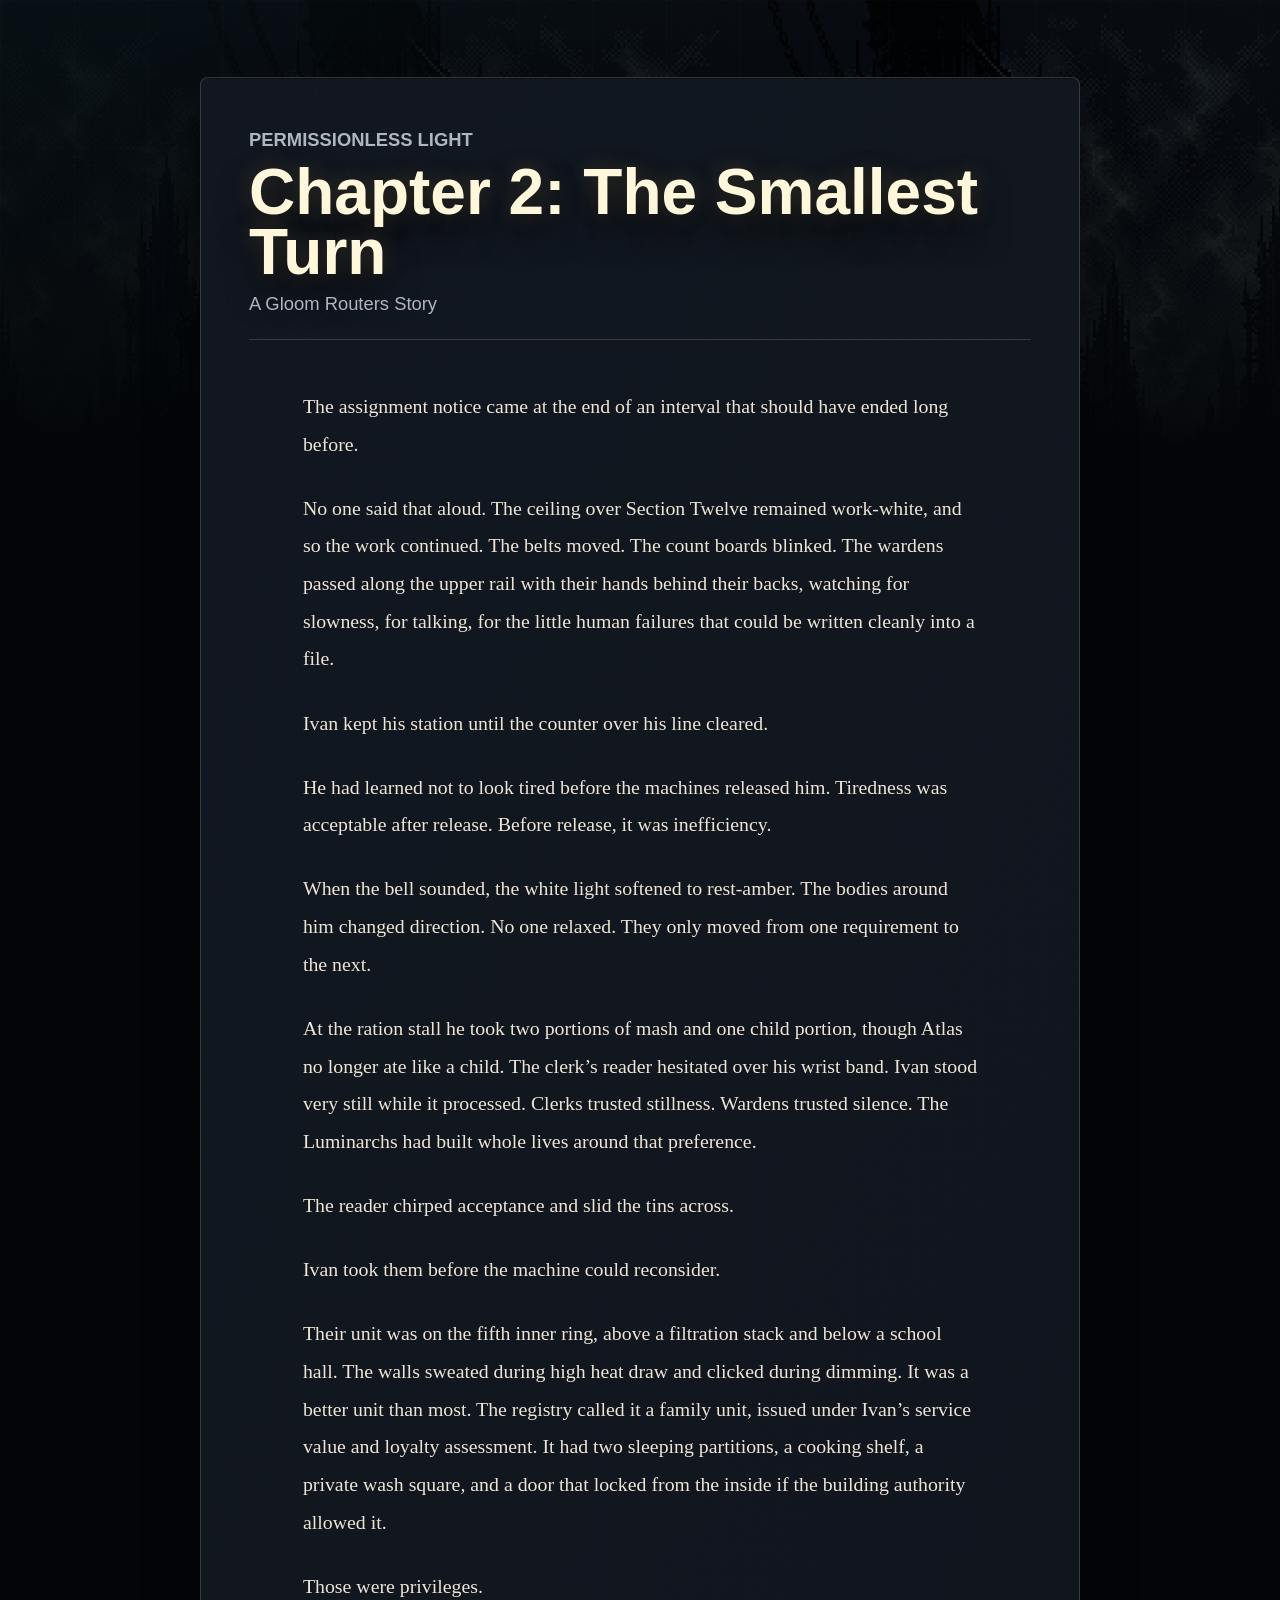
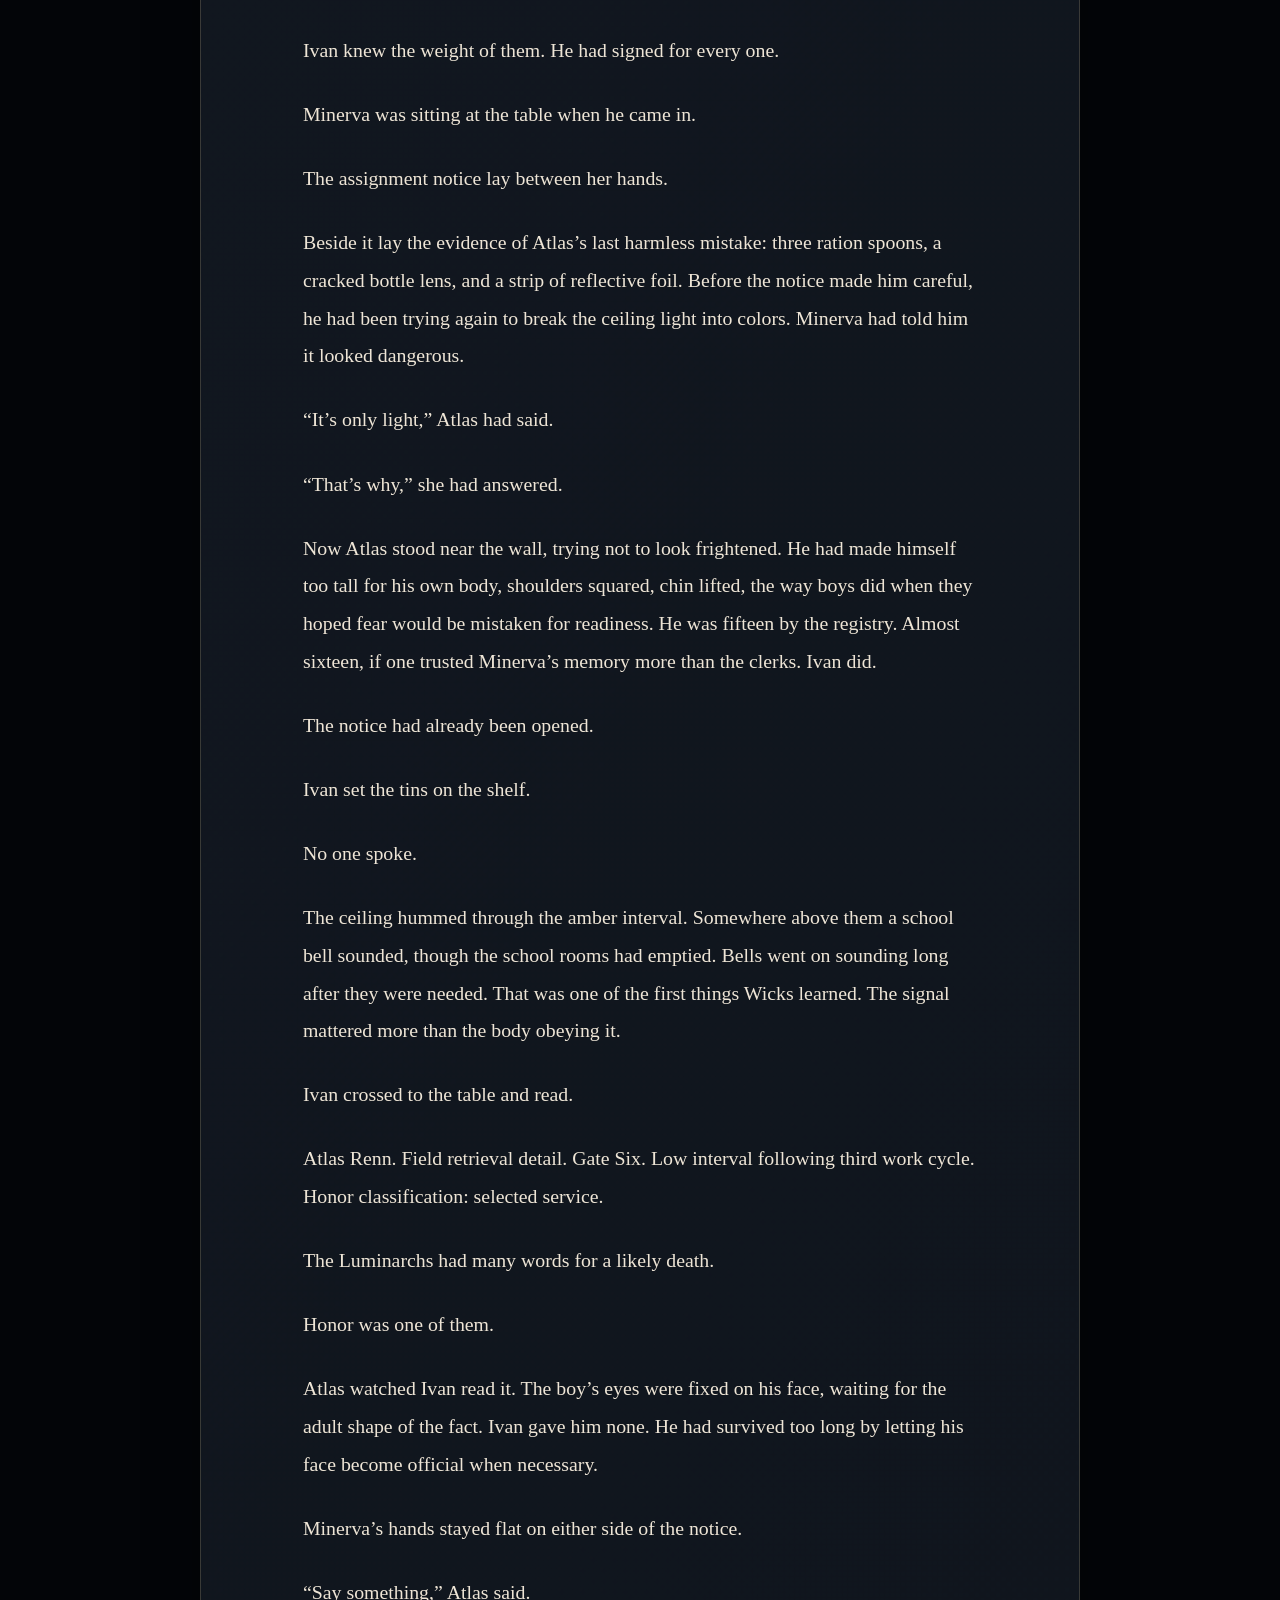
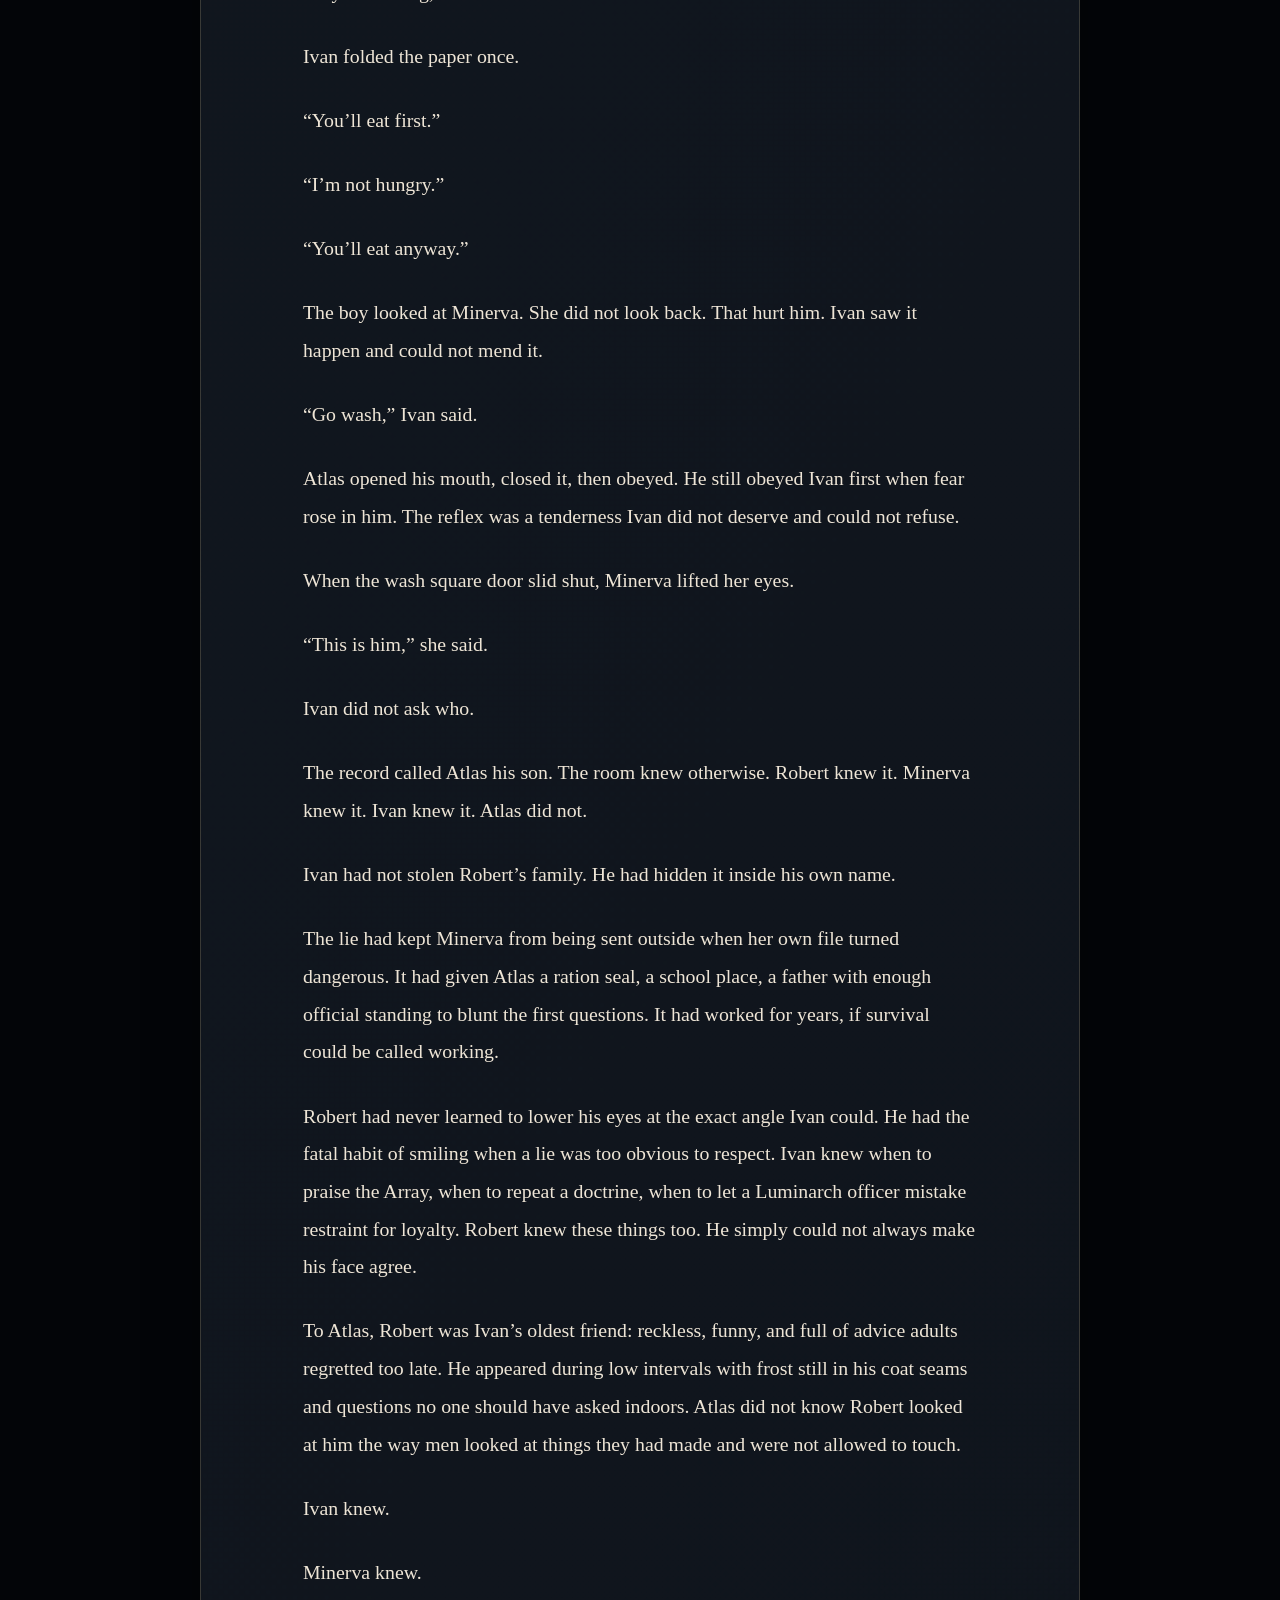
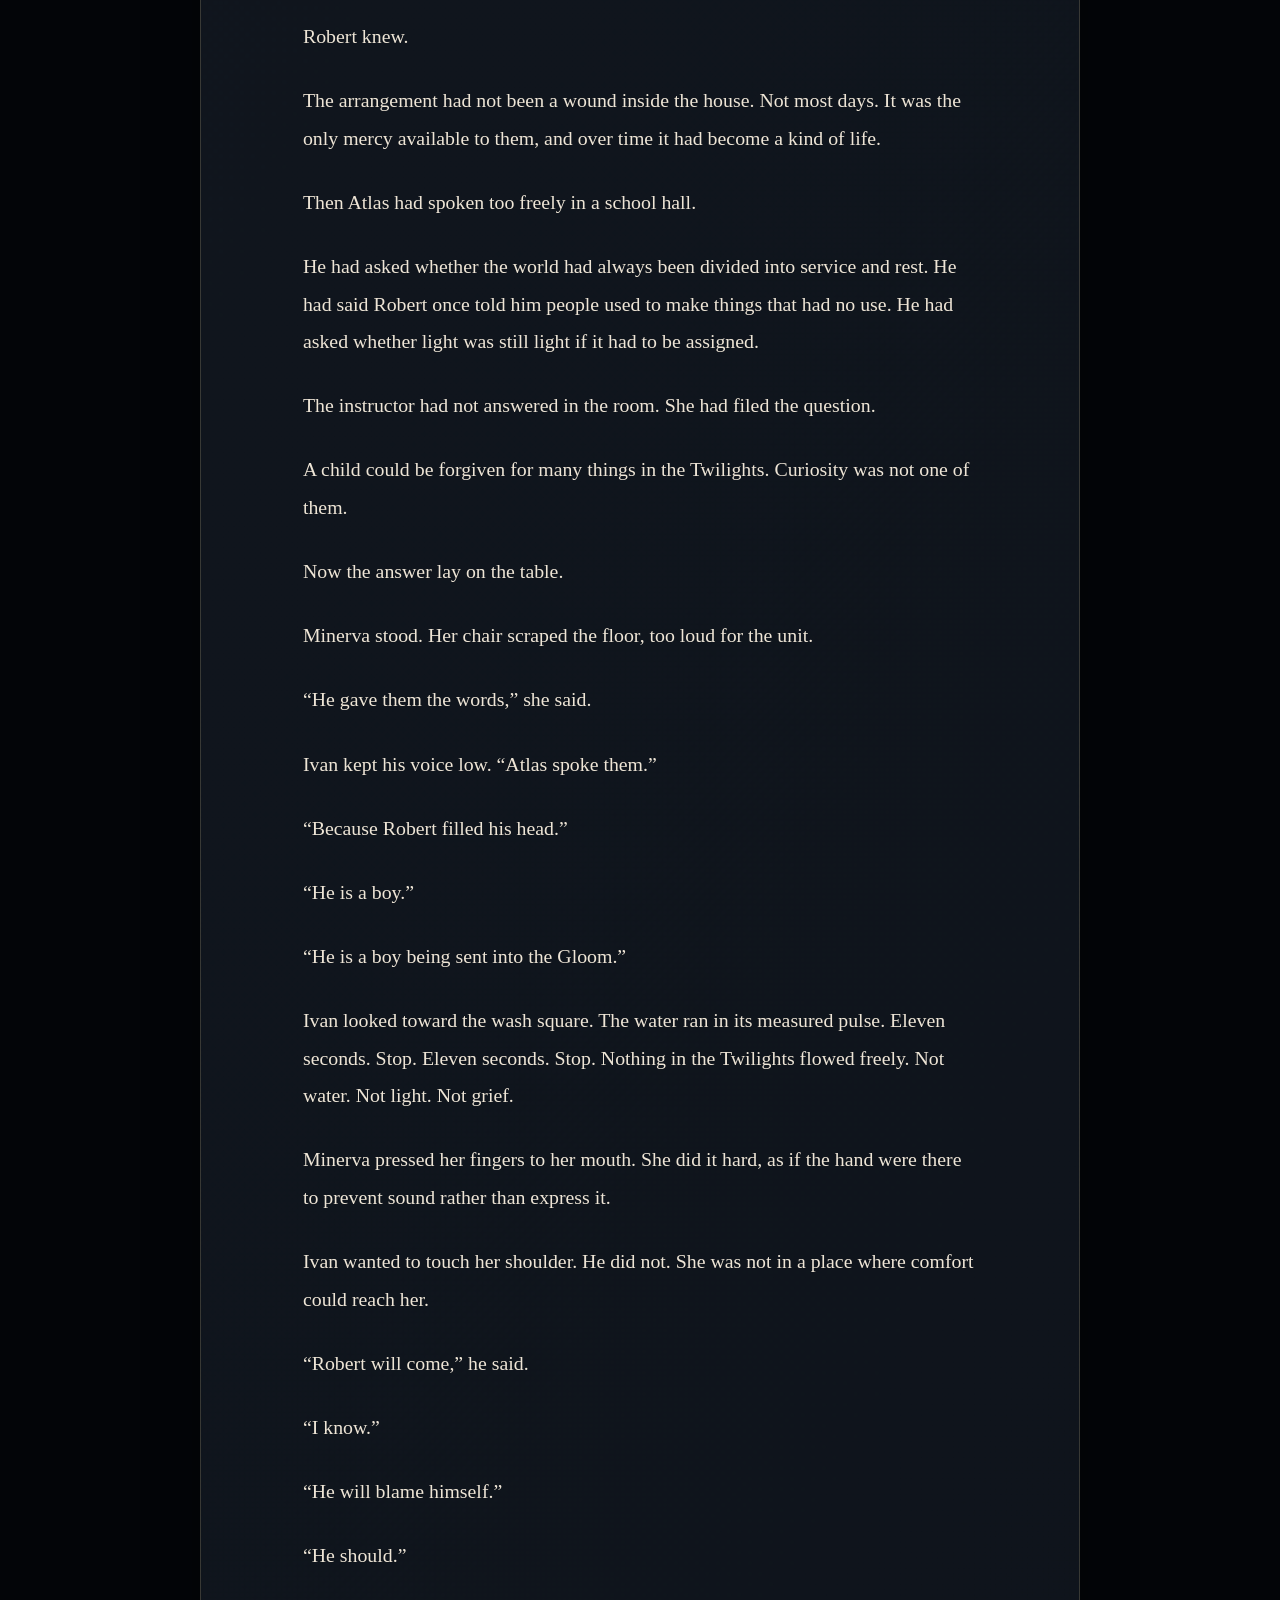
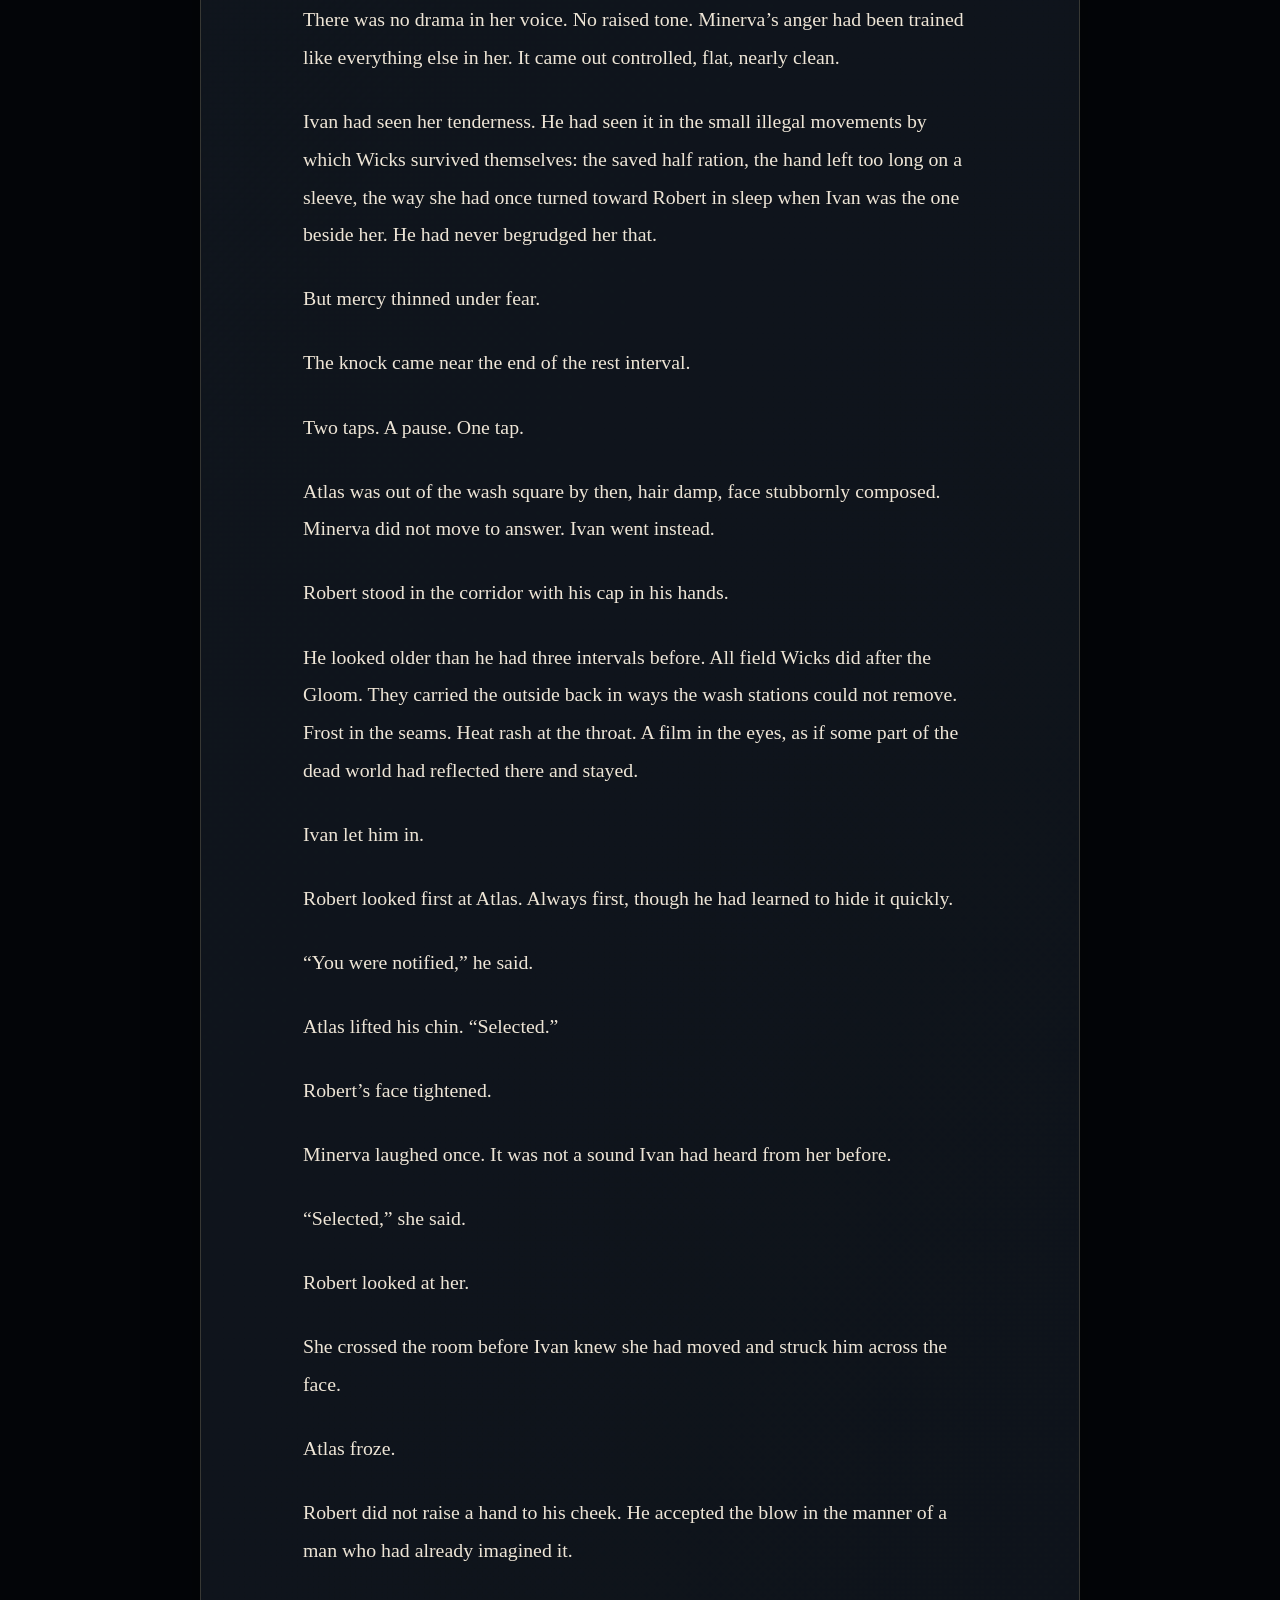
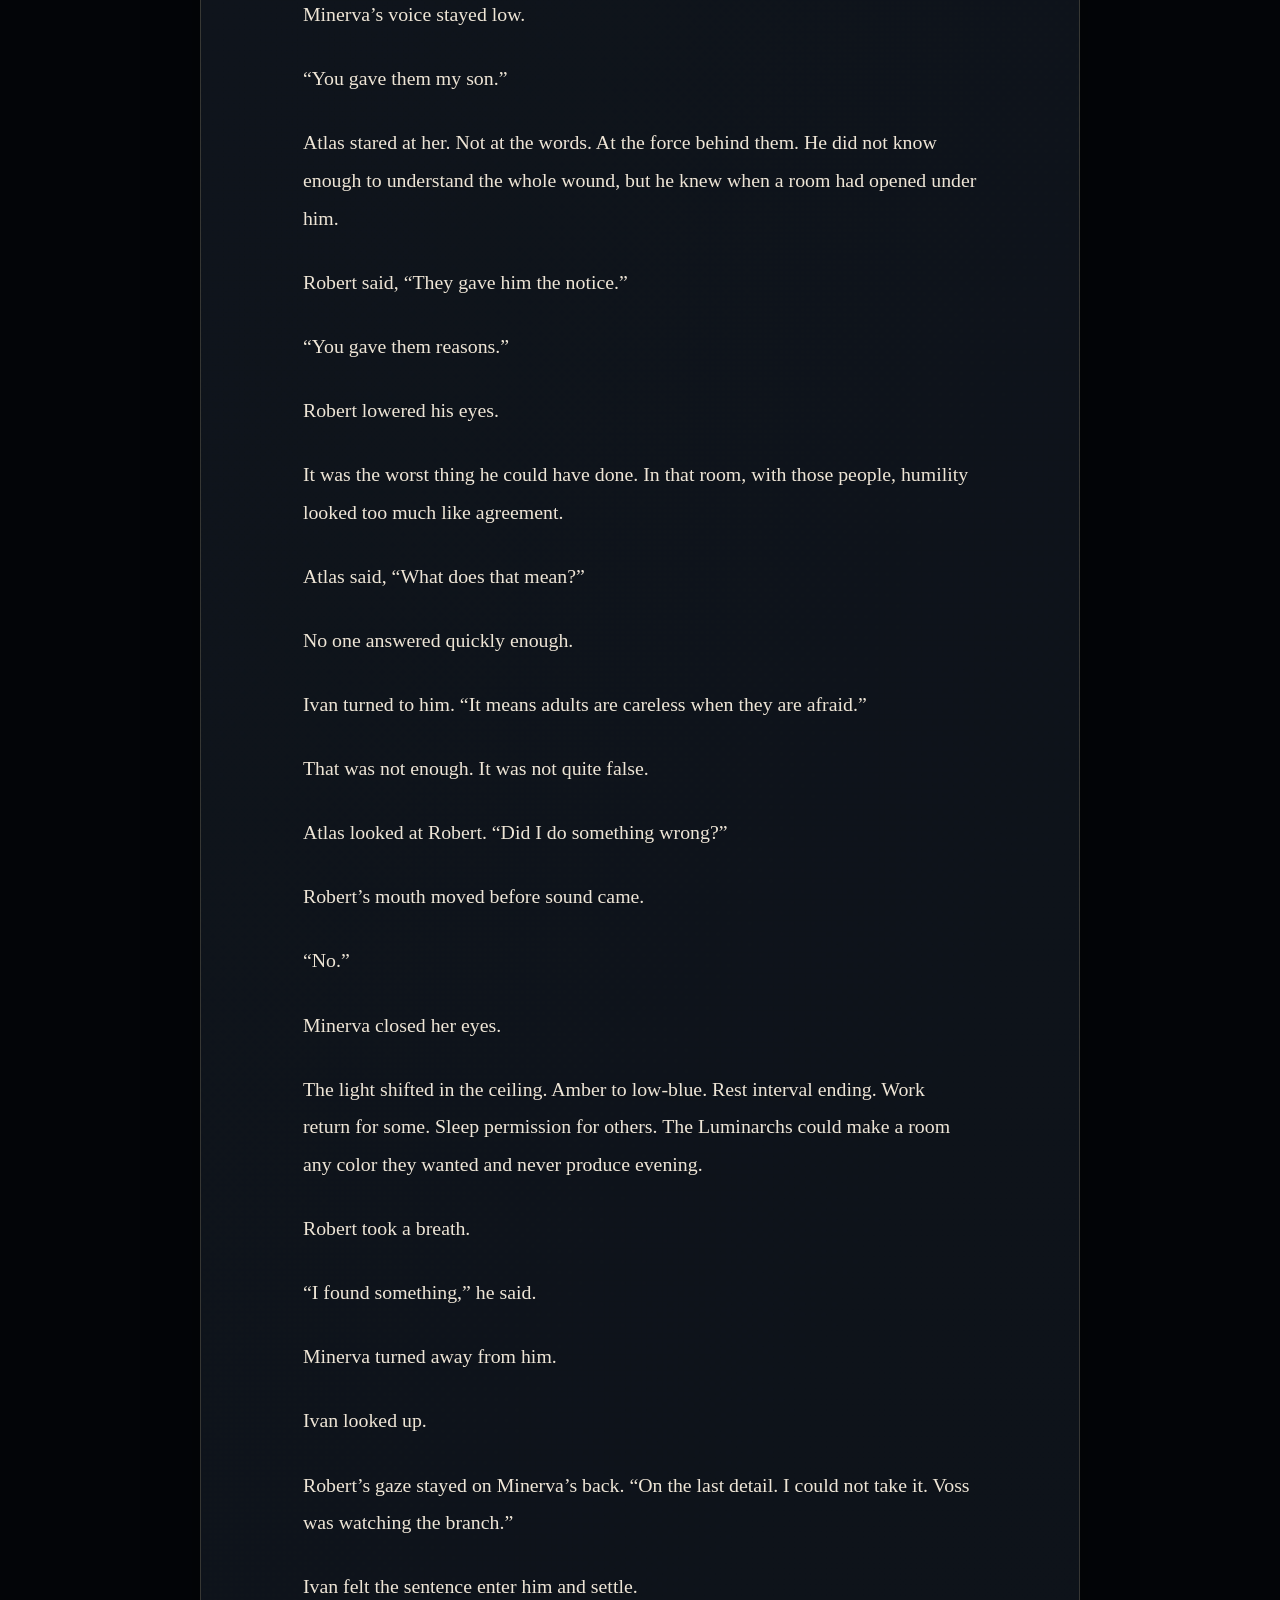
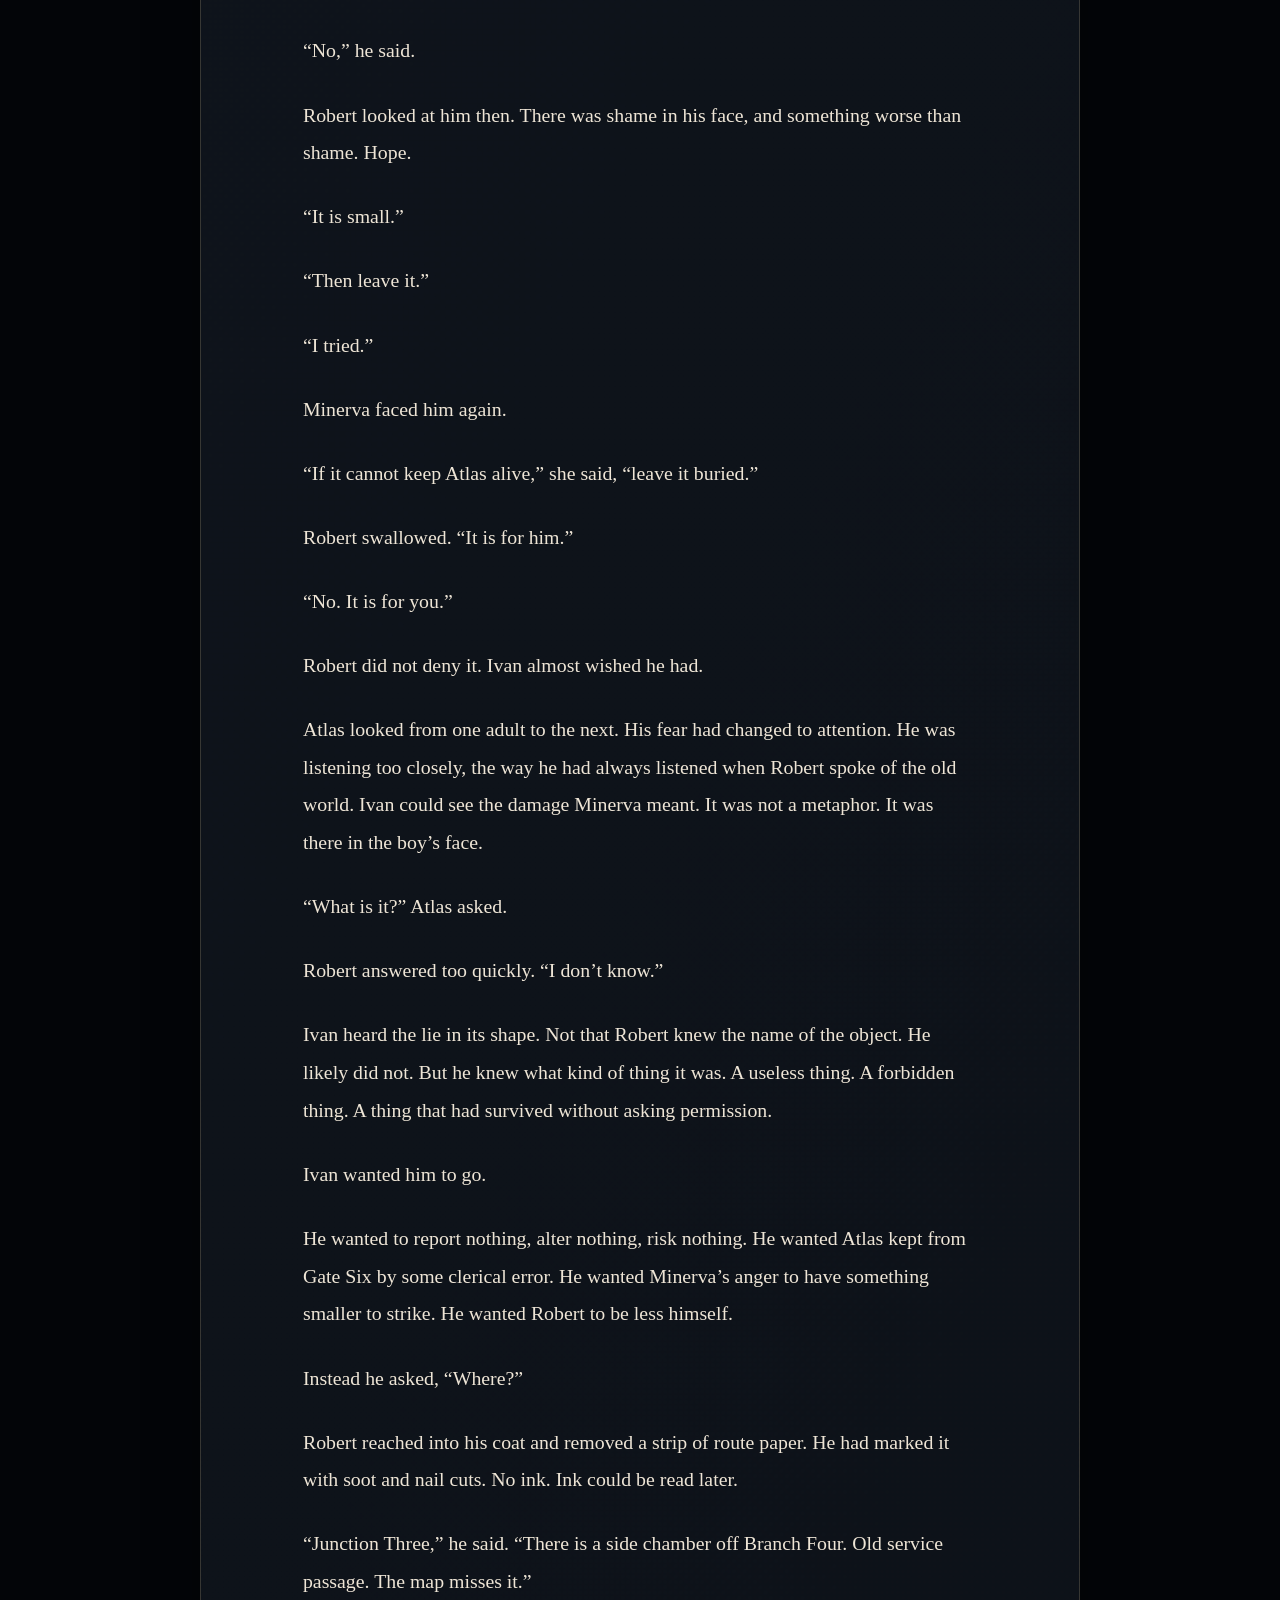
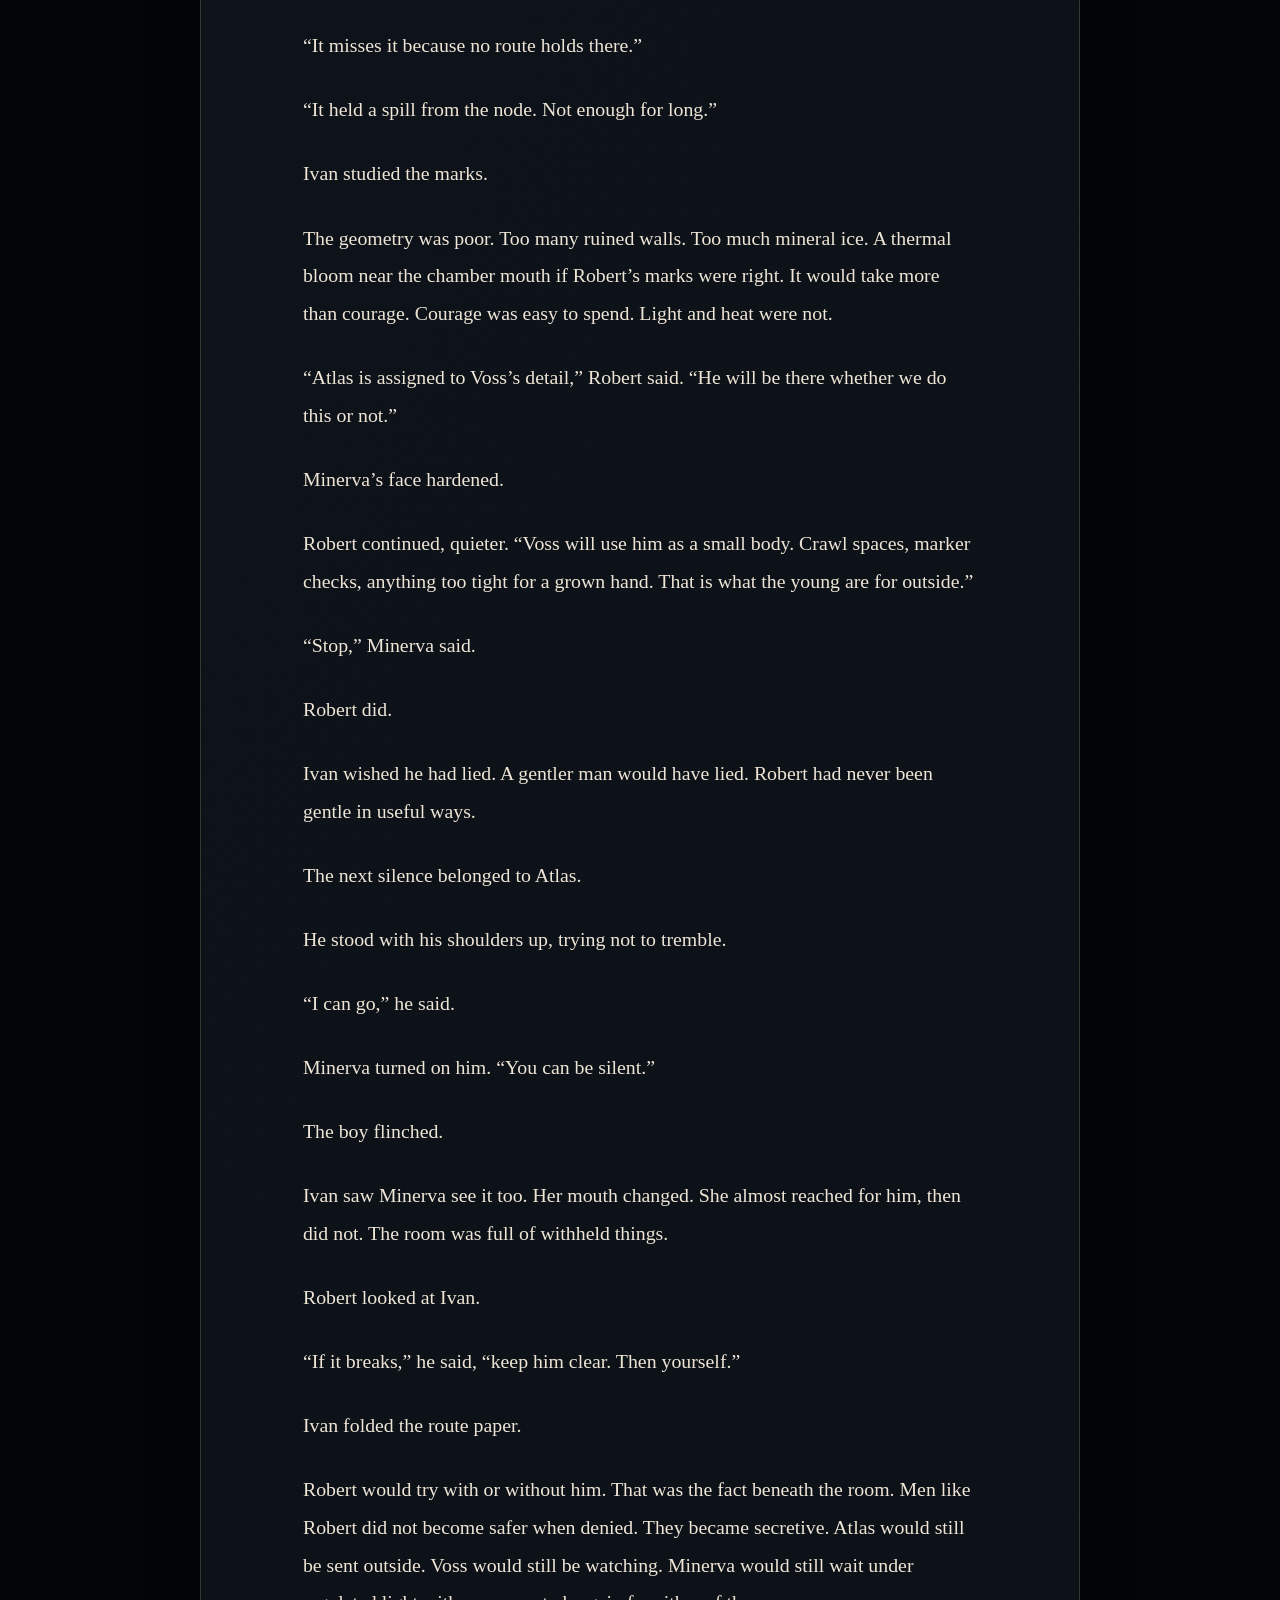
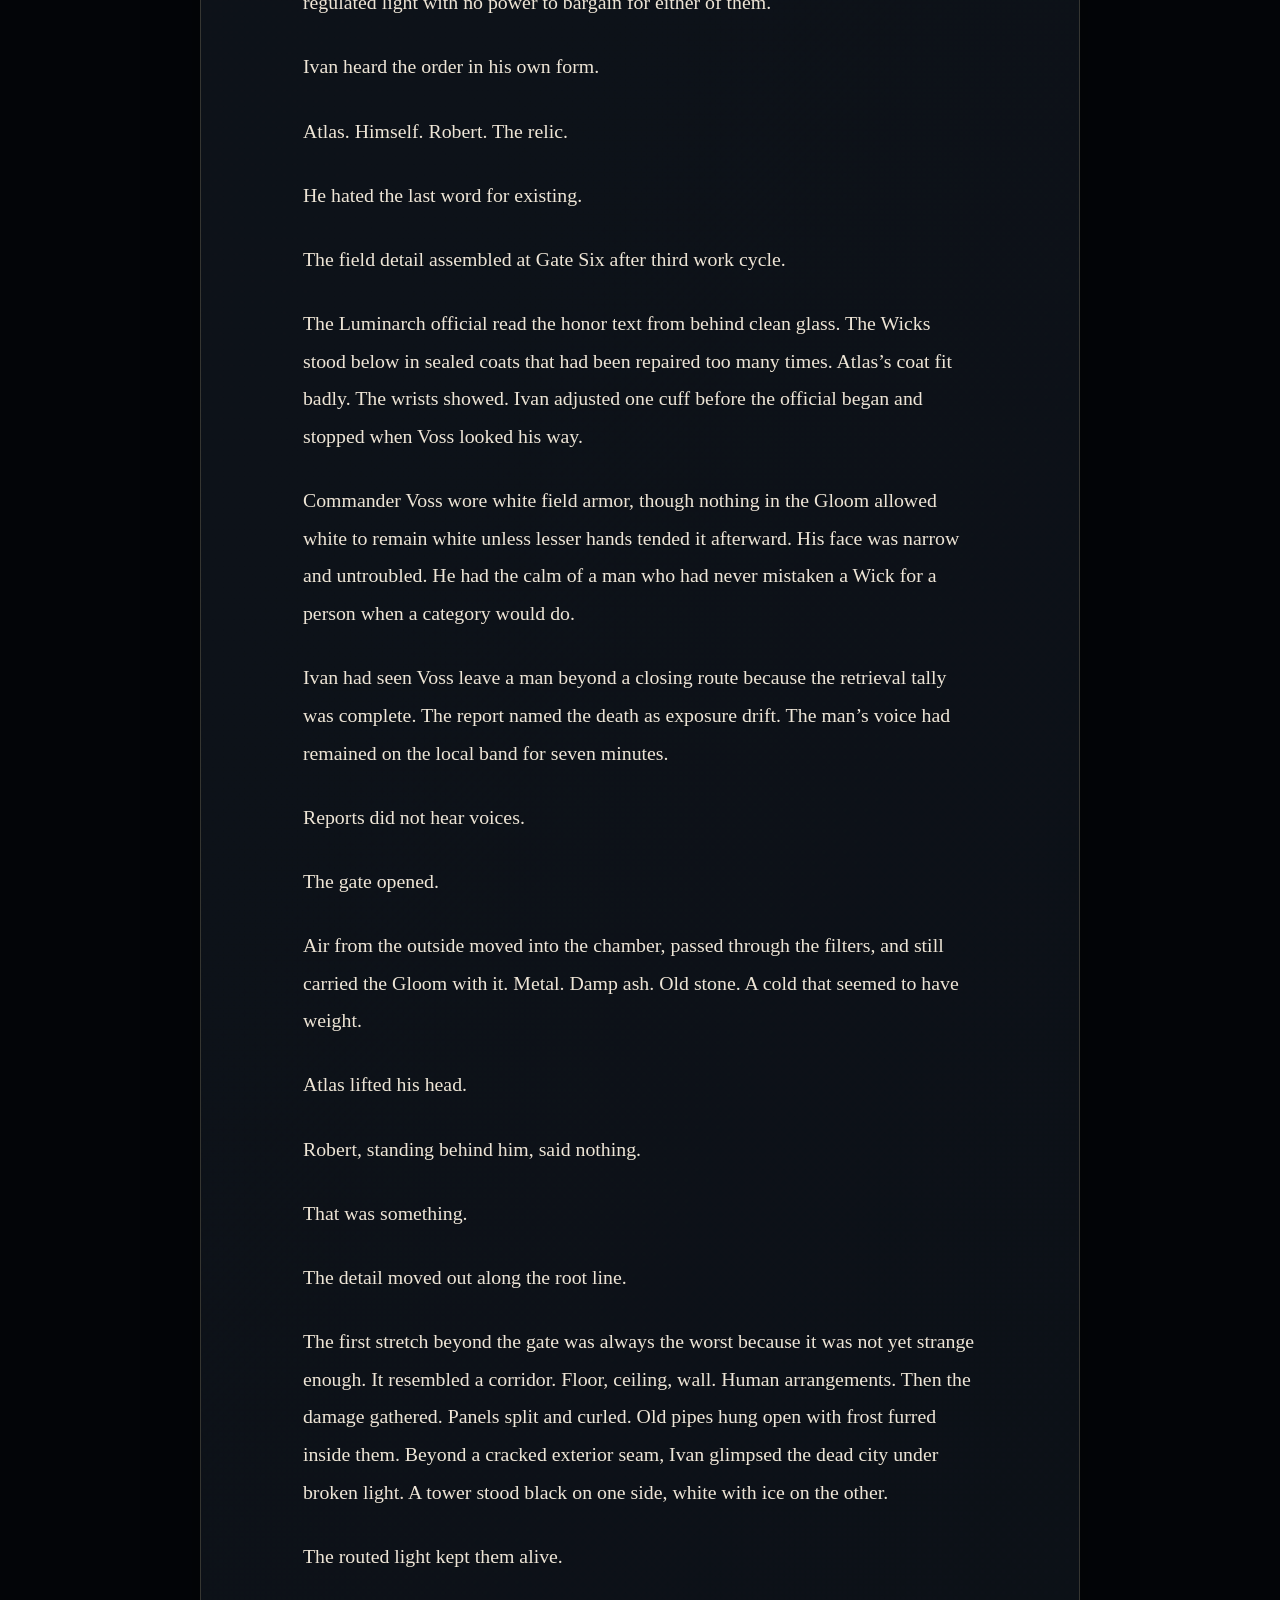
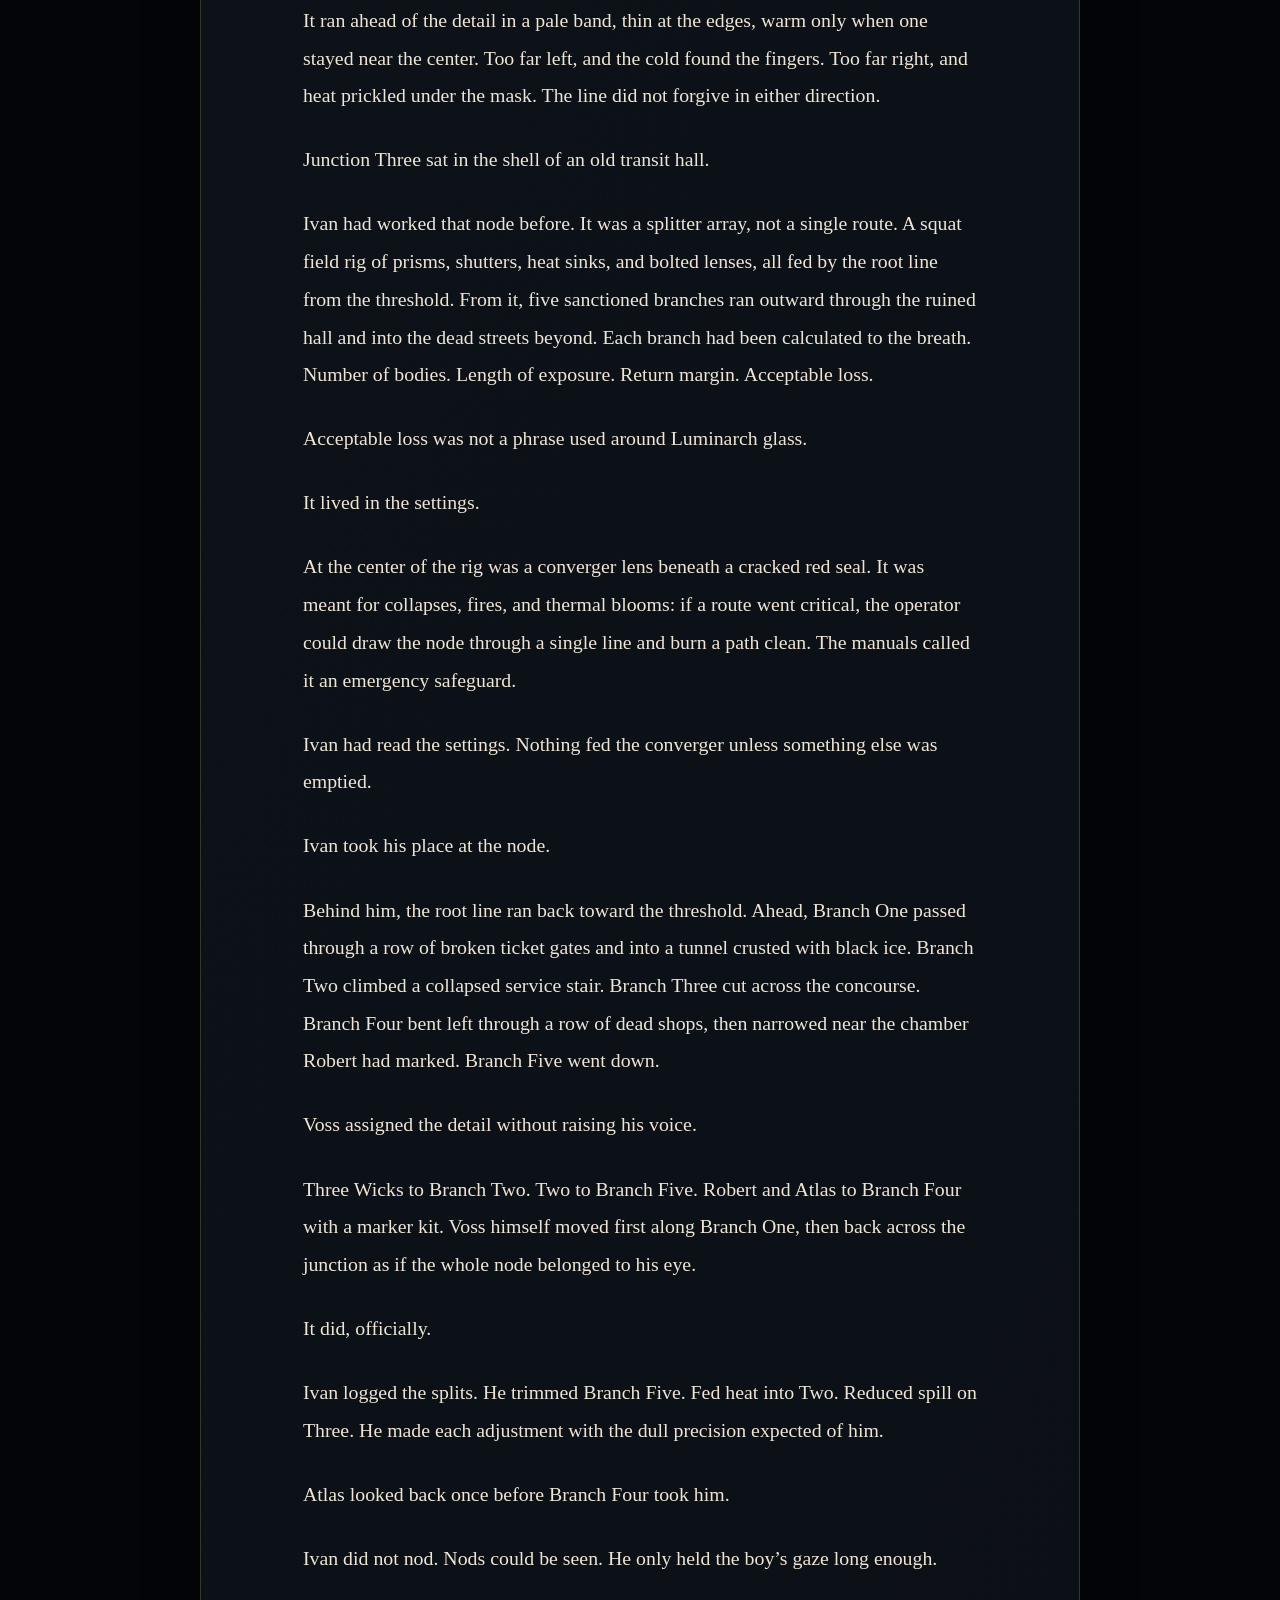
<file: story/permissionless-light-chapter-2/index.html>
<!DOCTYPE html>
<html lang="en">
  <head>
    <meta charset="UTF-8" />
    <meta name="viewport" content="width=device-width, initial-scale=1.0" />
    <title>Permissionless Light, Chapter 2: The Smallest Turn | Gloom Routers</title>
    <meta
      name="description"
      content="Permissionless Light, Chapter 2: The Smallest Turn. A Gloom Routers story."
    />
    <link rel="icon" type="image/png" href="../../assets/card-assets/mechs/echo_breacher.png" />
    <link rel="apple-touch-icon" href="../../assets/card-assets/mechs/echo_breacher.png" />
    <link rel="stylesheet" href="../../styles.css" />
  </head>
  <body class="story-shell">
    <main>
      <article class="story-reader" aria-labelledby="chapter-title">
        <header class="story-reader__header">
          <p class="section-kicker">Permissionless Light</p>
          <h1 id="chapter-title">Chapter 2: The Smallest Turn</h1>
          <p>A Gloom Routers Story</p>
        </header>
        <div class="story-copy">
          <p>The assignment notice came at the end of an interval that should have ended long before.</p>
          <p>No one said that aloud. The ceiling over Section Twelve remained work-white, and so the work continued. The belts moved. The count boards blinked. The wardens passed along the upper rail with their hands behind their backs, watching for slowness, for talking, for the little human failures that could be written cleanly into a file.</p>
          <p>Ivan kept his station until the counter over his line cleared.</p>
          <p>He had learned not to look tired before the machines released him. Tiredness was acceptable after release. Before release, it was inefficiency.</p>
          <p>When the bell sounded, the white light softened to rest-amber. The bodies around him changed direction. No one relaxed. They only moved from one requirement to the next.</p>
          <p>At the ration stall he took two portions of mash and one child portion, though Atlas no longer ate like a child. The clerk’s reader hesitated over his wrist band. Ivan stood very still while it processed. Clerks trusted stillness. Wardens trusted silence. The Luminarchs had built whole lives around that preference.</p>
          <p>The reader chirped acceptance and slid the tins across.</p>
          <p>Ivan took them before the machine could reconsider.</p>
          <p>Their unit was on the fifth inner ring, above a filtration stack and below a school hall. The walls sweated during high heat draw and clicked during dimming. It was a better unit than most. The registry called it a family unit, issued under Ivan’s service value and loyalty assessment. It had two sleeping partitions, a cooking shelf, a private wash square, and a door that locked from the inside if the building authority allowed it.</p>
          <p>Those were privileges.</p>
          <p>Ivan knew the weight of them. He had signed for every one.</p>
          <p>Minerva was sitting at the table when he came in.</p>
          <p>The assignment notice lay between her hands.</p>
          <p>Beside it lay the evidence of Atlas’s last harmless mistake: three ration spoons, a cracked bottle lens, and a strip of reflective foil. Before the notice made him careful, he had been trying again to break the ceiling light into colors. Minerva had told him it looked dangerous.</p>
          <p>“It’s only light,” Atlas had said.</p>
          <p>“That’s why,” she had answered.</p>
          <p>Now Atlas stood near the wall, trying not to look frightened. He had made himself too tall for his own body, shoulders squared, chin lifted, the way boys did when they hoped fear would be mistaken for readiness. He was fifteen by the registry. Almost sixteen, if one trusted Minerva’s memory more than the clerks. Ivan did.</p>
          <p>The notice had already been opened.</p>
          <p>Ivan set the tins on the shelf.</p>
          <p>No one spoke.</p>
          <p>The ceiling hummed through the amber interval. Somewhere above them a school bell sounded, though the school rooms had emptied. Bells went on sounding long after they were needed. That was one of the first things Wicks learned. The signal mattered more than the body obeying it.</p>
          <p>Ivan crossed to the table and read.</p>
          <p>Atlas Renn. Field retrieval detail. Gate Six. Low interval following third work cycle. Honor classification: selected service.</p>
          <p>The Luminarchs had many words for a likely death.</p>
          <p>Honor was one of them.</p>
          <p>Atlas watched Ivan read it. The boy’s eyes were fixed on his face, waiting for the adult shape of the fact. Ivan gave him none. He had survived too long by letting his face become official when necessary.</p>
          <p>Minerva’s hands stayed flat on either side of the notice.</p>
          <p>“Say something,” Atlas said.</p>
          <p>Ivan folded the paper once.</p>
          <p>“You’ll eat first.”</p>
          <p>“I’m not hungry.”</p>
          <p>“You’ll eat anyway.”</p>
          <p>The boy looked at Minerva. She did not look back. That hurt him. Ivan saw it happen and could not mend it.</p>
          <p>“Go wash,” Ivan said.</p>
          <p>Atlas opened his mouth, closed it, then obeyed. He still obeyed Ivan first when fear rose in him. The reflex was a tenderness Ivan did not deserve and could not refuse.</p>
          <p>When the wash square door slid shut, Minerva lifted her eyes.</p>
          <p>“This is him,” she said.</p>
          <p>Ivan did not ask who.</p>
          <p>The record called Atlas his son. The room knew otherwise. Robert knew it. Minerva knew it. Ivan knew it. Atlas did not.</p>
          <p>Ivan had not stolen Robert’s family. He had hidden it inside his own name.</p>
          <p>The lie had kept Minerva from being sent outside when her own file turned dangerous. It had given Atlas a ration seal, a school place, a father with enough official standing to blunt the first questions. It had worked for years, if survival could be called working.</p>
          <p>Robert had never learned to lower his eyes at the exact angle Ivan could. He had the fatal habit of smiling when a lie was too obvious to respect. Ivan knew when to praise the Array, when to repeat a doctrine, when to let a Luminarch officer mistake restraint for loyalty. Robert knew these things too. He simply could not always make his face agree.</p>
          <p>To Atlas, Robert was Ivan’s oldest friend: reckless, funny, and full of advice adults regretted too late. He appeared during low intervals with frost still in his coat seams and questions no one should have asked indoors. Atlas did not know Robert looked at him the way men looked at things they had made and were not allowed to touch.</p>
          <p>Ivan knew.</p>
          <p>Minerva knew.</p>
          <p>Robert knew.</p>
          <p>The arrangement had not been a wound inside the house. Not most days. It was the only mercy available to them, and over time it had become a kind of life.</p>
          <p>Then Atlas had spoken too freely in a school hall.</p>
          <p>He had asked whether the world had always been divided into service and rest. He had said Robert once told him people used to make things that had no use. He had asked whether light was still light if it had to be assigned.</p>
          <p>The instructor had not answered in the room. She had filed the question.</p>
          <p>A child could be forgiven for many things in the Twilights. Curiosity was not one of them.</p>
          <p>Now the answer lay on the table.</p>
          <p>Minerva stood. Her chair scraped the floor, too loud for the unit.</p>
          <p>“He gave them the words,” she said.</p>
          <p>Ivan kept his voice low. “Atlas spoke them.”</p>
          <p>“Because Robert filled his head.”</p>
          <p>“He is a boy.”</p>
          <p>“He is a boy being sent into the Gloom.”</p>
          <p>Ivan looked toward the wash square. The water ran in its measured pulse. Eleven seconds. Stop. Eleven seconds. Stop. Nothing in the Twilights flowed freely. Not water. Not light. Not grief.</p>
          <p>Minerva pressed her fingers to her mouth. She did it hard, as if the hand were there to prevent sound rather than express it.</p>
          <p>Ivan wanted to touch her shoulder. He did not. She was not in a place where comfort could reach her.</p>
          <p>“Robert will come,” he said.</p>
          <p>“I know.”</p>
          <p>“He will blame himself.”</p>
          <p>“He should.”</p>
          <p>There was no drama in her voice. No raised tone. Minerva’s anger had been trained like everything else in her. It came out controlled, flat, nearly clean.</p>
          <p>Ivan had seen her tenderness. He had seen it in the small illegal movements by which Wicks survived themselves: the saved half ration, the hand left too long on a sleeve, the way she had once turned toward Robert in sleep when Ivan was the one beside her. He had never begrudged her that.</p>
          <p>But mercy thinned under fear.</p>
          <p>The knock came near the end of the rest interval.</p>
          <p>Two taps. A pause. One tap.</p>
          <p>Atlas was out of the wash square by then, hair damp, face stubbornly composed. Minerva did not move to answer. Ivan went instead.</p>
          <p>Robert stood in the corridor with his cap in his hands.</p>
          <p>He looked older than he had three intervals before. All field Wicks did after the Gloom. They carried the outside back in ways the wash stations could not remove. Frost in the seams. Heat rash at the throat. A film in the eyes, as if some part of the dead world had reflected there and stayed.</p>
          <p>Ivan let him in.</p>
          <p>Robert looked first at Atlas. Always first, though he had learned to hide it quickly.</p>
          <p>“You were notified,” he said.</p>
          <p>Atlas lifted his chin. “Selected.”</p>
          <p>Robert’s face tightened.</p>
          <p>Minerva laughed once. It was not a sound Ivan had heard from her before.</p>
          <p>“Selected,” she said.</p>
          <p>Robert looked at her.</p>
          <p>She crossed the room before Ivan knew she had moved and struck him across the face.</p>
          <p>Atlas froze.</p>
          <p>Robert did not raise a hand to his cheek. He accepted the blow in the manner of a man who had already imagined it.</p>
          <p>Minerva’s voice stayed low.</p>
          <p>“You gave them my son.”</p>
          <p>Atlas stared at her. Not at the words. At the force behind them. He did not know enough to understand the whole wound, but he knew when a room had opened under him.</p>
          <p>Robert said, “They gave him the notice.”</p>
          <p>“You gave them reasons.”</p>
          <p>Robert lowered his eyes.</p>
          <p>It was the worst thing he could have done. In that room, with those people, humility looked too much like agreement.</p>
          <p>Atlas said, “What does that mean?”</p>
          <p>No one answered quickly enough.</p>
          <p>Ivan turned to him. “It means adults are careless when they are afraid.”</p>
          <p>That was not enough. It was not quite false.</p>
          <p>Atlas looked at Robert. “Did I do something wrong?”</p>
          <p>Robert’s mouth moved before sound came.</p>
          <p>“No.”</p>
          <p>Minerva closed her eyes.</p>
          <p>The light shifted in the ceiling. Amber to low-blue. Rest interval ending. Work return for some. Sleep permission for others. The Luminarchs could make a room any color they wanted and never produce evening.</p>
          <p>Robert took a breath.</p>
          <p>“I found something,” he said.</p>
          <p>Minerva turned away from him.</p>
          <p>Ivan looked up.</p>
          <p>Robert’s gaze stayed on Minerva’s back. “On the last detail. I could not take it. Voss was watching the branch.”</p>
          <p>Ivan felt the sentence enter him and settle.</p>
          <p>“No,” he said.</p>
          <p>Robert looked at him then. There was shame in his face, and something worse than shame. Hope.</p>
          <p>“It is small.”</p>
          <p>“Then leave it.”</p>
          <p>“I tried.”</p>
          <p>Minerva faced him again.</p>
          <p>“If it cannot keep Atlas alive,” she said, “leave it buried.”</p>
          <p>Robert swallowed. “It is for him.”</p>
          <p>“No. It is for you.”</p>
          <p>Robert did not deny it. Ivan almost wished he had.</p>
          <p>Atlas looked from one adult to the next. His fear had changed to attention. He was listening too closely, the way he had always listened when Robert spoke of the old world. Ivan could see the damage Minerva meant. It was not a metaphor. It was there in the boy’s face.</p>
          <p>“What is it?” Atlas asked.</p>
          <p>Robert answered too quickly. “I don’t know.”</p>
          <p>Ivan heard the lie in its shape. Not that Robert knew the name of the object. He likely did not. But he knew what kind of thing it was. A useless thing. A forbidden thing. A thing that had survived without asking permission.</p>
          <p>Ivan wanted him to go.</p>
          <p>He wanted to report nothing, alter nothing, risk nothing. He wanted Atlas kept from Gate Six by some clerical error. He wanted Minerva’s anger to have something smaller to strike. He wanted Robert to be less himself.</p>
          <p>Instead he asked, “Where?”</p>
          <p>Robert reached into his coat and removed a strip of route paper. He had marked it with soot and nail cuts. No ink. Ink could be read later.</p>
          <p>“Junction Three,” he said. “There is a side chamber off Branch Four. Old service passage. The map misses it.”</p>
          <p>“It misses it because no route holds there.”</p>
          <p>“It held a spill from the node. Not enough for long.”</p>
          <p>Ivan studied the marks.</p>
          <p>The geometry was poor. Too many ruined walls. Too much mineral ice. A thermal bloom near the chamber mouth if Robert’s marks were right. It would take more than courage. Courage was easy to spend. Light and heat were not.</p>
          <p>“Atlas is assigned to Voss’s detail,” Robert said. “He will be there whether we do this or not.”</p>
          <p>Minerva’s face hardened.</p>
          <p>Robert continued, quieter. “Voss will use him as a small body. Crawl spaces, marker checks, anything too tight for a grown hand. That is what the young are for outside.”</p>
          <p>“Stop,” Minerva said.</p>
          <p>Robert did.</p>
          <p>Ivan wished he had lied. A gentler man would have lied. Robert had never been gentle in useful ways.</p>
          <p>The next silence belonged to Atlas.</p>
          <p>He stood with his shoulders up, trying not to tremble.</p>
          <p>“I can go,” he said.</p>
          <p>Minerva turned on him. “You can be silent.”</p>
          <p>The boy flinched.</p>
          <p>Ivan saw Minerva see it too. Her mouth changed. She almost reached for him, then did not. The room was full of withheld things.</p>
          <p>Robert looked at Ivan.</p>
          <p>“If it breaks,” he said, “keep him clear. Then yourself.”</p>
          <p>Ivan folded the route paper.</p>
          <p>Robert would try with or without him. That was the fact beneath the room. Men like Robert did not become safer when denied. They became secretive. Atlas would still be sent outside. Voss would still be watching. Minerva would still wait under regulated light with no power to bargain for either of them.</p>
          <p>Ivan heard the order in his own form.</p>
          <p>Atlas. Himself. Robert. The relic.</p>
          <p>He hated the last word for existing.</p>
          <p>The field detail assembled at Gate Six after third work cycle.</p>
          <p>The Luminarch official read the honor text from behind clean glass. The Wicks stood below in sealed coats that had been repaired too many times. Atlas’s coat fit badly. The wrists showed. Ivan adjusted one cuff before the official began and stopped when Voss looked his way.</p>
          <p>Commander Voss wore white field armor, though nothing in the Gloom allowed white to remain white unless lesser hands tended it afterward. His face was narrow and untroubled. He had the calm of a man who had never mistaken a Wick for a person when a category would do.</p>
          <p>Ivan had seen Voss leave a man beyond a closing route because the retrieval tally was complete. The report named the death as exposure drift. The man’s voice had remained on the local band for seven minutes.</p>
          <p>Reports did not hear voices.</p>
          <p>The gate opened.</p>
          <p>Air from the outside moved into the chamber, passed through the filters, and still carried the Gloom with it. Metal. Damp ash. Old stone. A cold that seemed to have weight.</p>
          <p>Atlas lifted his head.</p>
          <p>Robert, standing behind him, said nothing.</p>
          <p>That was something.</p>
          <p>The detail moved out along the root line.</p>
          <p>The first stretch beyond the gate was always the worst because it was not yet strange enough. It resembled a corridor. Floor, ceiling, wall. Human arrangements. Then the damage gathered. Panels split and curled. Old pipes hung open with frost furred inside them. Beyond a cracked exterior seam, Ivan glimpsed the dead city under broken light. A tower stood black on one side, white with ice on the other.</p>
          <p>The routed light kept them alive.</p>
          <p>It ran ahead of the detail in a pale band, thin at the edges, warm only when one stayed near the center. Too far left, and the cold found the fingers. Too far right, and heat prickled under the mask. The line did not forgive in either direction.</p>
          <p>Junction Three sat in the shell of an old transit hall.</p>
          <p>Ivan had worked that node before. It was a splitter array, not a single route. A squat field rig of prisms, shutters, heat sinks, and bolted lenses, all fed by the root line from the threshold. From it, five sanctioned branches ran outward through the ruined hall and into the dead streets beyond. Each branch had been calculated to the breath. Number of bodies. Length of exposure. Return margin. Acceptable loss.</p>
          <p>Acceptable loss was not a phrase used around Luminarch glass.</p>
          <p>It lived in the settings.</p>
          <p>At the center of the rig was a converger lens beneath a cracked red seal. It was meant for collapses, fires, and thermal blooms: if a route went critical, the operator could draw the node through a single line and burn a path clean. The manuals called it an emergency safeguard.</p>
          <p>Ivan had read the settings. Nothing fed the converger unless something else was emptied.</p>
          <p>Ivan took his place at the node.</p>
          <p>Behind him, the root line ran back toward the threshold. Ahead, Branch One passed through a row of broken ticket gates and into a tunnel crusted with black ice. Branch Two climbed a collapsed service stair. Branch Three cut across the concourse. Branch Four bent left through a row of dead shops, then narrowed near the chamber Robert had marked. Branch Five went down.</p>
          <p>Voss assigned the detail without raising his voice.</p>
          <p>Three Wicks to Branch Two. Two to Branch Five. Robert and Atlas to Branch Four with a marker kit. Voss himself moved first along Branch One, then back across the junction as if the whole node belonged to his eye.</p>
          <p>It did, officially.</p>
          <p>Ivan logged the splits. He trimmed Branch Five. Fed heat into Two. Reduced spill on Three. He made each adjustment with the dull precision expected of him.</p>
          <p>Atlas looked back once before Branch Four took him.</p>
          <p>Ivan did not nod. Nods could be seen. He only held the boy’s gaze long enough.</p>
          <p>Robert walked behind Atlas. He carried the marker kit in one hand and nothing else that looked like hope.</p>
          <p>The branches filled the board.</p>
          <p>One. Stable.</p>
          <p>Two. Stable.</p>
          <p>Three. Stable.</p>
          <p>Four. Stable.</p>
          <p>Five. Thin but holding.</p>
          <p>The Gloom pressed around the light.</p>
          <p>Ivan waited.</p>
          <p>Voss’s signal moved down Branch One. Then paused. Then continued farther. The other field hands moved in their sanctioned lines, little pulses on Ivan’s board. None were close enough to see the node face. None would know what he did unless the light failed under their feet.</p>
          <p>Branch Four reached the old shops.</p>
          <p>Robert turned back first. Atlas followed, carrying the marker kit as if one of its straps had fouled.</p>
          <p>Ivan did not look at their faces.</p>
          <p>Robert set his wrist beneath the lip of the node and opened his field band.</p>
          <p>Atlas stared at him.</p>
          <p>“The board reads the band before it reads the body,” Robert said. “If we carry them through, Voss sees us leave the branch.”</p>
          <p>Ivan’s hand closed around Robert’s band.</p>
          <p>Atlas looked at his own.</p>
          <p>“Both,” Ivan said.</p>
          <p>The boy obeyed.</p>
          <p>Ivan slid the two bands into the shadow beneath the Branch Four return housing, where their signals would sit inside the sanctioned wash.</p>
          <p>On the board, Robert and Atlas stayed where the board expected them.</p>
          <p>Then Ivan opened the spill.</p>
          <p>Not a new route. Not officially. A route would have had a number, a margin, a prayer text, a recovery tally. This was only stolen light, shaved from the living branches and drawn through an unlisted lens until an unsanctioned split appeared beside Robert’s mark.</p>
          <p>Light obeyed.</p>
          <p>That was the terrible thing about it.</p>
          <p>It went where it was bent.</p>
          <p>The board protested at once.</p>
          <p>Branch Two cooled.</p>
          <p>Branch Five thinned.</p>
          <p>Ivan corrected what he could. Not enough to make them safe. Enough to keep the alarms below a scream.</p>
          <p>The unsanctioned split brightened along the edge of Branch Four. Not enough to make it safe. Enough to make it possible.</p>
          <p>The board accepted the lie.</p>
          <p>Robert and Atlas remained on Branch Four as two legal pulses.</p>
          <p>Beyond the sanctioned branch, the unsanctioned split showed no names. Only heat. Motion. Two bodies bending light where no bodies were supposed to be.</p>
          <p>Then one tremor.</p>
          <p>Then none.</p>
          <p>Ivan kept his hands on the controls.</p>
          <p>He did not pray. Prayer was another sanctioned instrument. He counted instead. Counting had less authority over him.</p>
          <p>One hundred.</p>
          <p>Two.</p>
          <p>Three.</p>
          <p>A voice broke over the local band from Branch Five, asking for heat. Ivan gave them two degrees and stole one back from Three.</p>
          <p>Voss’s signal stopped.</p>
          <p>Ivan watched it.</p>
          <p>The commander had felt something. A slight dimming. A wrongness in the branch. Men like Voss did not survive by courage either. They survived by noticing other people’s fear.</p>
          <p>Voss turned back toward the junction.</p>
          <p>Ivan adjusted Branch One warmer.</p>
          <p>Too late.</p>
          <p>Branch Four flickered.</p>
          <p>Then Atlas came out of the unsanctioned split.</p>
          <p>He stumbled once at the edge, caught himself on the broken shopfront, and ran the last few steps to the node. His mask was fogged. Frost silvered the rim of his hood. One cheek showed red where heat had touched it.</p>
          <p>He held something under his coat.</p>
          <p>“I have it,” he said.</p>
          <p>Ivan took him by the shoulders. “Where is Robert?”</p>
          <p>“Behind me. He stopped at the chamber mouth.”</p>
          <p>Ivan looked past him.</p>
          <p>No one appeared.</p>
          <p>On the board, Robert’s legal pulse still sat inside Branch Four’s sanctioned wash, obedient and false.</p>
          <p>Beyond it, the unsanctioned split showed only thinning heat.</p>
          <p>No shape. No motion. No return.</p>
          <p>“Give it to me.”</p>
          <p>Atlas clutched the object. “He told me to carry it.”</p>
          <p>“I am telling you to give it to me.”</p>
          <p>That reached him. Not the words. The tone.</p>
          <p>Atlas pulled the object from his coat.</p>
          <p>It was a small wooden box wrapped in brittle cloth. The cloth had burned away at one corner. Clouded glass showed beneath. Something inside it caught the routed light and gave back a dull, patient gleam.</p>
          <p>Ivan shoved it inside his field coat.</p>
          <p>With his other hand, Ivan stripped Atlas’s field band from beneath the housing and clamped it back over the boy’s sleeve. The clasp bit crooked, but held. Its registry light blinked once, then steadied.</p>
          <p>“Back to the threshold,” he said.</p>
          <p>“But Robert.”</p>
          <p>“Now.”</p>
          <p>Atlas looked at the branch. Then at Ivan.</p>
          <p>He obeyed.</p>
          <p>Ivan watched him take the root line back. Ten steps. Fifteen. Still within sight. Too slow. He was trying not to run because boys thought running proved fear, and fear had been taught to them as failure.</p>
          <p>Voss came through Branch One into the junction.</p>
          <p>His armor had frost along the lower plates. The edge of his mask was rimmed white. His sidearm was already out, held low.</p>
          <p>“What did you alter?”</p>
          <p>Ivan kept his hands on the node.</p>
          <p>“Branch Five was cooling.”</p>
          <p>Voss looked at the board.</p>
          <p>Branch Four still lied cleanly. Robert’s legal pulse sat where the branch expected it.</p>
          <p>But the unsanctioned split was still there, thin as a vein, dimming near the service chamber. No heat moved inside it.</p>
          <p>If the commander did not understand everything, he understood enough.</p>
          <p>“That is not Branch Five.”</p>
          <p>Ivan said nothing.</p>
          <p>Voss stepped closer. His eyes moved to the root line where Atlas was still visible, almost at the bend.</p>
          <p>“Stop the boy.”</p>
          <p>Ivan did not move.</p>
          <p>Voss raised the sidearm.</p>
          <p>“Stop him.”</p>
          <p>The node hummed under Ivan’s hands. Branch Two requested heat again. Branch Five slipped below margin. Branch Four flickered in warning. The unsanctioned split failed to a thread.</p>
          <p>Robert was somewhere inside that thread. Alive or dead. Warm or already cooling. Ivan did not know.</p>
          <p>That did not make the choice innocent.</p>
          <p>Voss shifted his aim toward Atlas.</p>
          <p>Ivan acted.</p>
          <p>He closed Branch Five first.</p>
          <p>The signal went black.</p>
          <p>Then Two.</p>
          <p>Then Three.</p>
          <p>Then Four.</p>
          <p>The board emptied in a row.</p>
          <p>Voices broke across the band and cut off before becoming words.</p>
          <p>Ivan drew their light and heat through the central converger. He took the unsanctioned split too. All of it. The thin stolen line that still reached toward Robert collapsed without sound.</p>
          <p>The node filled with white.</p>
          <p>Voss saw it and turned back.</p>
          <p>Ivan gave the light one direction.</p>
          <p>The beam crossed the junction too quickly to seem like movement. It struck Voss high in the chest and passed through the white armor as if the armor had only been another form of shadow. The sidearm fired into the floor. Stone spat upward. Voss fell without ceremony.</p>
          <p>For one breath the junction was brighter than any place outside the Twilights had a right to be.</p>
          <p>Then the node began to burn.</p>
          <p>The lenses cracked one after another. Heat poured back through the housing. Ivan shut what he could, not to save the branches. There were no branches. He saved the root line. A thin emergency spine, enough for a return if one did not hesitate.</p>
          <p>But the Gloom did not barter.</p>
          <p>It only received what light stopped protecting.</p>
          <p>Ivan reached beneath the Branch Four return housing and pulled Robert’s band free.</p>
          <p>The registry strip still pulsed, trying to report a body that was not there.</p>
          <p>He found the service seam with his thumbnail and broke the contact.</p>
          <p>The pulse went black.</p>
          <p>Only then did he fold the dead band into his glove.</p>
          <p>Atlas had stopped at the bend.</p>
          <p>He had seen the light.</p>
          <p>Ivan ran to him.</p>
          <p>The boy was staring past Ivan toward the junction, toward the place where Voss had fallen, toward the board that no longer carried Robert or the other field hands.</p>
          <p>“What happened?”</p>
          <p>Ivan took his arm.</p>
          <p>“Move.”</p>
          <p>“What happened?”</p>
          <p>Ivan pulled him hard enough to hurt.</p>
          <p>Atlas moved.</p>
          <p>The return would not stay in Ivan’s mind as a journey. Only pieces. Atlas stumbling. The root line narrowing under their feet. Heat at their backs. Cold pressing in from the walls. The dead node cracking behind them until even the machine sound was gone.</p>
          <p>At the threshold, the gate crew saw two survivors and a failing route.</p>
          <p>That was enough for procedure.</p>
          <p>They were pulled through, stripped of masks, scanned, rinsed, questioned by a clerk who did not yet know how many forms the failed detail would require. Ivan answered in the language that had kept him alive.</p>
          <p>Junction instability.</p>
          <p>Thermal cascade.</p>
          <p>Commander lost beyond recovery.</p>
          <p>Multiple branch failure.</p>
          <p>No confirmed survivors remaining.</p>
          <p>The clerk recorded each phrase. Official words made no demand on the body. They did not look toward the gate. They did not ask whose voices had cut off. They did not ask what kind of man had to empty a board in order to live.</p>
          <p>Atlas sat on a bench under decontamination blue, shaking so hard the scanner had to read him twice.</p>
          <p>Ivan kept Robert’s dead band hidden in his glove.</p>
          <p>It no longer pulsed. It only held the cold.</p>
          <p>By the time they reached the unit, Minerva had already opened the door.</p>
          <p>She looked first at Atlas. She touched his face, his shoulders, his hands. She checked him as if he were an object returned from a machine that often kept parts.</p>
          <p>Then she looked at Ivan.</p>
          <p>He did not speak.</p>
          <p>He took Robert’s armband from his glove.</p>
          <p>It was only a field band. Scuffed metal. A registry strip. A dead signal.</p>
          <p>It was the only body he had brought back.</p>
          <p>Ivan set it on the table.</p>
          <p>The sound it made was too small.</p>
          <p>Minerva stared at it.</p>
          <p>Atlas stood near the door, wet-haired from decontamination, wrapped in a blanket that smelled of chemical wash. His eyes moved between them.</p>
          <p>“Where is Robert?” he asked.</p>
          <p>Minerva struck the armband with her fist.</p>
          <p>Atlas stepped back.</p>
          <p>She hit it again. The metal jumped against the table and spun once, uselessly bright in the low room light.</p>
          <p>“Damned fool,” she said.</p>
          <p>Ivan did not correct her.</p>
          <p>No one told her to lower her voice.</p>
          <p>She struck the band again, harder, and this time her knuckle split. A little blood marked the registry strip. She looked at the blood as if surprised to find more of herself available for loss.</p>
          <p>Atlas whispered, “Minerva.”</p>
          <p>She turned from him.</p>
          <p>That hurt him too. The room was full of injuries no one had meant to give.</p>
          <p>Ivan wanted to tell the boy. He wanted it with a force that frightened him.</p>
          <p>Robert was your father.</p>
          <p>Robert loved you before the registry knew your name.</p>
          <p>Robert died in the dark while you carried the thing he should have left there.</p>
          <p>But truth was not mercy simply because it was true. Not in the Twilights. Not for Wicks. Sometimes a lie was the only shelter left standing.</p>
          <p>Ivan removed the relic from his coat.</p>
          <p>Minerva saw it and became very still.</p>
          <p>The box fit in his hands. Dark wood, or something close to wood. Metal corners. A glass lid clouded by age. Beneath the glass stood tiny figures in a circle, their paint faded to pale scraps. One wore red. One had an arm lifted. One seemed to hold nothing and offer it anyway. The fourth had no face left, only a pale mark where a face had been.</p>
          <p>A key protruded from the side.</p>
          <p>Minerva looked from the box to the armband.</p>
          <p>“This?”</p>
          <p>Ivan could not answer.</p>
          <p>“This is what he spent himself on?”</p>
          <p>Atlas stared at the box. Even afraid, even grieving without knowing the name of his grief, he stared. Curiosity survived in him like a dangerous organ.</p>
          <p>Ivan set the box on the table.</p>
          <p>There was no music among the Wicks.</p>
          <p>There were bells. Work tones. Alert tones. Compliance hymns that rose through wall speakers during civic intervals. There were chant patterns in school halls and ration calls in the concourses. There were sounds to wake, sounds to move, sounds to stop, sounds to confess gratitude for the continuance of light.</p>
          <p>There was no sound made only because someone had once wanted sound.</p>
          <p>Ivan recognized the key because keys were simple. A thing meant to be turned.</p>
          <p>He wound it.</p>
          <p>Once.</p>
          <p>Again.</p>
          <p>Again.</p>
          <p>The mechanism resisted, then tightened. He wound until it would take no more, then removed his hand.</p>
          <p>For a moment nothing happened.</p>
          <p>Atlas leaned forward.</p>
          <p>Minerva stood over the broken armband, blood drying at her knuckle.</p>
          <p>The first note was so small Ivan thought the box had failed.</p>
          <p>Then another came after it.</p>
          <p>Then another.</p>
          <p>The sound entered the room without command. It was thin, patterned, almost fragile. It did not ask for work. It did not mark a count. It did not warn them of heat loss or summon them to line. It moved through the air and changed nothing that could be measured.</p>
          <p>The figures beneath the glass began to turn.</p>
          <p>Robert should have been at the fourth side of the table.</p>
          <p>Ivan knew that before he knew he had thought it. The box had been meant for that arrangement. Minerva trying not to forgive him too quickly. Atlas leaning too close, already full of questions. Ivan pretending to be annoyed because wonder embarrassed him. Robert watching them all, waiting to see whether the impossible little thing had pleased them.</p>
          <p>A small room. A secret sound. A family arranged wrongly by the registry and rightly by love.</p>
          <p>That was not what he had brought home.</p>
          <p>Robert was beyond the last routed light.</p>
          <p>No burial.</p>
          <p>No hand to close his eyes.</p>
          <p>No warmth.</p>
          <p>Frozen.</p>
          <p>Still.</p>
          <p>Silent.</p>
          <p>Atlas made a sound in his throat and covered his mouth. He looked ashamed of it, then forgot to be ashamed. His eyes filled. He did not know enough to mourn the whole shape of what had happened. That was part of the cruelty. He had lost Robert as Ivan’s friend, as the man who brought bad jokes into low intervals, as the adult who told him too much and made the world seem wider than the walls allowed. He had not lost a father because no one had given him that truth to lose.</p>
          <p>Minerva’s face did not soften.</p>
          <p>That would have been too easy.</p>
          <p>Her anger remained. Ivan could see it. It stayed in the set of her jaw, in the wounded hand closed around Robert’s armband, in the way she looked at the music as if beauty itself had become suspect. The box was small. It was useless. It had not kept Robert warm. It had not spared Atlas the field. It had not saved the hands whose light branches Ivan had emptied. It had not changed the ceiling above them or the work bell waiting in the next interval.</p>
          <p>Still, she listened.</p>
          <p>Ivan did not cry.</p>
          <p>Something in him had gone past the body’s ordinary uses. He had killed Voss. He had emptied the branches. He had closed the path where Robert might still have been walking back. He had done it with clear hands. That was the part no grief would clean.</p>
          <p>His friend.</p>
          <p>Minerva’s love.</p>
          <p>Atlas’s father.</p>
          <p>All of that had been on the board. Not by name. The board did not know names. It knew branches, margins, heat, loss. It knew how light moved when Ivan bent it.</p>
          <p>And light had obeyed.</p>
          <p>The music continued.</p>
          <p>No one reached to stop it.</p>
          <p>On the table, beneath the regulated light, the little figures spent their stored life in a patient circle and kept their perfect time.</p>
        </div>
      </article>
    </main>
  </body>
</html>
</file>
<file: styles.css>
:root {
  color-scheme: dark;
  --bg: #0d1016;
  --panel: #151a22;
  --text: #e8edf6;
  --muted: #9da8bc;
  --amber: #f5a623;
  --cyan: #4bc7d9;
  --magenta: #b85b9f;
  --line: #2b3242;
}

* { box-sizing: border-box; }
html {
  overflow-x: hidden;
}

body {
  margin: 0;
  font-family: "Segoe UI", Roboto, Helvetica, Arial, sans-serif;
  color: var(--text);
  background: radial-gradient(circle at top right, #1a2130, var(--bg) 45%), var(--bg);
  line-height: 1.55;
  overflow-x: hidden;
}

.intro-overlay {
  position: fixed;
  inset: 0;
  z-index: 9999;
  display: none;
  place-items: center;
  overflow: hidden;
  padding: 1.25rem;
  background:
    linear-gradient(180deg, rgba(2, 3, 4, 0.46), #020304 94%),
    linear-gradient(90deg, rgba(2, 3, 4, 0.98), rgba(2, 3, 4, 0.72) 50%, rgba(2, 3, 4, 0.96)),
    linear-gradient(135deg, rgba(112, 48, 38, 0.12), transparent 32%),
    linear-gradient(235deg, rgba(70, 132, 139, 0.1), transparent 38%),
    url("assets/card-assets/pathing/occluded_corridor.png") center / cover no-repeat,
    #020304;
  opacity: 0;
  transition: opacity 0.5s linear, visibility 0.5s linear;
}

.intro-overlay.is-active {
  display: grid;
  opacity: 1;
  visibility: visible;
}

.intro-overlay.is-ending {
  opacity: 0;
}

.intro-overlay.is-hidden {
  display: none;
  visibility: hidden;
}

.intro-starfield,
.intro-starfield::before,
.intro-starfield::after {
  position: absolute;
  inset: 0;
  content: "";
  pointer-events: none;
}

.intro-starfield {
  background:
    linear-gradient(90deg, rgba(92, 132, 136, 0.07) 1px, transparent 1px),
    linear-gradient(180deg, rgba(142, 97, 60, 0.055) 1px, transparent 1px);
  background-size: 6.5rem 6.5rem, 6.5rem 6.5rem;
  mask-image: linear-gradient(180deg, rgba(0, 0, 0, 0.82), transparent 88%);
  opacity: 0.28;
}

.intro-starfield::before {
  background:
    linear-gradient(115deg, transparent 0 34%, rgba(142, 97, 60, 0.14) 34.2% 34.5%, transparent 34.7%),
    linear-gradient(245deg, transparent 0 60%, rgba(92, 132, 136, 0.12) 60.2% 60.5%, transparent 60.7%);
  opacity: 0.72;
}

.intro-starfield::after {
  border: 1px solid rgba(142, 97, 60, 0.22);
  box-shadow: inset 0 0 0 1px rgba(92, 132, 136, 0.08), inset 0 0 7rem rgba(0, 0, 0, 0.78);
  opacity: 0.88;
}

.intro-lore {
  position: relative;
  z-index: 1;
  width: min(54rem, 90vw);
  padding: clamp(1.4rem, 4vw, 2.6rem);
  border-block: 1px solid rgba(176, 139, 83, 0.42);
  color: #d8d2c4;
  font-family: Constantia, Cambria, Georgia, "Times New Roman", serif;
  font-size: clamp(1.55rem, 3vw, 2.55rem);
  font-weight: 650;
  letter-spacing: 0;
  line-height: 1.26;
  text-align: center;
  text-shadow: 0 0 14px rgba(176, 139, 83, 0.2), 0 2px 0 #000;
  opacity: 0;
}

.intro-lore--final {
  width: min(58rem, 92vw);
  font-size: clamp(2rem, 4.6vw, 4.2rem);
  line-height: 1.02;
  letter-spacing: 0;
}

.intro-lore::before,
.intro-lore::after {
  position: absolute;
  left: 50%;
  width: min(24rem, 52vw);
  height: 1px;
  content: "";
  background: linear-gradient(90deg, transparent, rgba(176, 139, 83, 0.7), rgba(92, 132, 136, 0.56), transparent);
  transform: translateX(-50%);
}

.intro-lore::before { top: -0.6rem; }
.intro-lore::after { bottom: -0.6rem; }

.intro-lore strong {
  color: #f0c86f;
  font-weight: 800;
  text-shadow: 0 0 12px rgba(176, 120, 48, 0.36), 0 2px 0 #000;
}

.intro-lore em {
  color: #d9ece9;
  font-style: normal;
}

.intro-title {
  position: relative;
  z-index: 1;
  width: min(95vw, 1240px);
  max-height: 74vh;
  object-fit: contain;
  opacity: 0;
  image-rendering: auto;
}

.intro-overlay:not(.is-title-card) .intro-title,
.intro-overlay.is-title-card .intro-lore {
  display: none;
}

.intro-skip {
  position: absolute;
  top: 1rem;
  right: 1rem;
  z-index: 2;
  font: inherit;
  font-size: 0.9rem;
  color: #fff;
  background: #111;
  border: 1px solid #666;
  border-radius: 0;
  padding: 0.5rem 0.75rem;
  cursor: pointer;
}

.intro-skip:hover,
.intro-skip:focus-visible {
  background: #1b1b1b;
  border-color: #bbb;
  outline: 2px solid #bbb;
  outline-offset: 2px;
}

.hero {
  padding: 4rem 1.25rem 2.5rem;
  border-bottom: 1px solid var(--line);
  background: linear-gradient(145deg, rgba(245, 166, 35, 0.08), transparent 40%),
    linear-gradient(20deg, rgba(75, 199, 217, 0.08), transparent 45%);
}

.hero__content, main, footer {
  width: min(1024px, 92vw);
  margin: 0 auto;
}

.eyebrow {
  text-transform: uppercase;
  letter-spacing: 0.08em;
  color: var(--amber);
  font-size: 0.82rem;
  margin: 0 0 0.75rem;
}
h1 { font-size: clamp(2rem, 5vw, 3.3rem); margin: 0; }
.hero__actions {
  display: flex;
  flex-wrap: wrap;
  gap: 0.75rem;
  margin: 1.35rem 0 0;
}

.hero__button {
  display: inline-flex;
  align-items: center;
  justify-content: center;
  min-height: 2.75rem;
  padding: 0.68rem 1rem;
  border: 1px solid rgba(245, 166, 35, 0.72);
  background: rgba(245, 166, 35, 0.14);
  color: var(--text);
  font-weight: 800;
  text-decoration: none;
}

.hero__button--secondary {
  border-color: rgba(75, 199, 217, 0.68);
  background: rgba(75, 199, 217, 0.11);
  cursor: pointer;
  font: inherit;
}

.hero__button:hover,
.hero__button:focus-visible {
  background: rgba(245, 166, 35, 0.24);
  outline: 2px solid var(--amber);
  outline-offset: 3px;
}

main section {
  padding: 2rem 0;
  border-bottom: 1px solid var(--line);
}
h2 { margin-top: 0; font-size: 1.45rem; }
p { max-width: 70ch; color: var(--text); }

.card-showcase {
  display: grid;
  grid-template-columns: repeat(auto-fit, minmax(150px, 1fr));
  gap: clamp(0.75rem, 1.8vw, 1.25rem);
  margin-top: 1.25rem;
}

.card-showcase__item {
  min-width: 0;
}

.card-showcase .rendered-card {
  border: 1px solid rgba(111, 127, 160, 0.65);
  box-shadow: 0 14px 34px rgba(0, 0, 0, 0.42);
}

footer {
  padding: 2rem 0 3rem;
  color: var(--muted);
}

@media (max-width: 640px) {
  .hero { padding-top: 3rem; }
  main section { padding: 1.5rem 0; }
  .intro-title {
    width: min(96vw, 880px);
    max-height: 62vh;
  }
  .intro-lore {
    width: min(34rem, 90vw);
    font-size: clamp(1.2rem, 5.6vw, 1.75rem);
    letter-spacing: 0;
    line-height: 1.22;
  }
  .intro-lore--final {
    width: min(34rem, 92vw);
    font-size: clamp(1.7rem, 9vw, 2.9rem);
    line-height: 1;
  }
  .intro-skip {
    top: 0.75rem;
    right: 0.75rem;
  }
}

@media (prefers-reduced-motion: reduce) {
  .intro-overlay {
    transition: none;
  }
  .intro-starfield,
  .intro-starfield::before,
  .intro-starfield::after {
    transform: none;
  }
}

.section-kicker {
  color: var(--amber);
  font-size: 0.78rem;
  font-weight: 700;
  letter-spacing: 0.1em;
  margin-bottom: 0.35rem;
  text-transform: uppercase;
}

.section-intro {
  color: var(--text);
  font-size: clamp(1rem, 1.8vw, 1.15rem);
  margin-bottom: 1.5rem;
}

.game-overview {
  --overview-card: rgba(21, 26, 34, 0.78);
}

.overview-steps {
  display: grid;
  gap: 0.85rem;
  grid-template-columns: repeat(2, minmax(0, 1fr));
  margin-top: 1.25rem;
}

.overview-step {
  display: grid;
  grid-template-columns: auto minmax(0, 1fr);
  gap: 0.8rem;
  min-width: 0;
  padding: 1rem;
  border: 1px solid rgba(75, 199, 217, 0.18);
  border-radius: 16px;
  background: linear-gradient(145deg, rgba(75, 199, 217, 0.08), transparent 54%), var(--overview-card);
  box-shadow: 0 14px 34px rgba(0, 0, 0, 0.18);
}

.overview-step--wide {
  grid-column: 1 / -1;
}

.overview-step__number {
  display: grid;
  place-items: center;
  width: 2rem;
  height: 2rem;
  border: 1px solid rgba(245, 166, 35, 0.45);
  border-radius: 999px;
  color: var(--amber);
  font-weight: 800;
  line-height: 1;
  background: rgba(245, 166, 35, 0.08);
}

.overview-step__body {
  min-width: 0;
}

.overview-step h3,
.icon-glossary h3 {
  margin: 0 0 0.45rem;
  font-size: 1.05rem;
  line-height: 1.25;
}

.overview-step h3 {
  display: flex;
  align-items: center;
  flex-wrap: wrap;
  gap: 0.45rem;
}

.overview-step p {
  margin: 0;
  max-width: none;
  color: var(--text);
}

.overview-step p + p,
.overview-step .engagement-list + p {
  margin-top: 0.75rem;
}

.rule-icon {
  display: inline-block;
  width: 1.35rem;
  height: 1.35rem;
  flex: 0 0 auto;
  object-fit: contain;
  vertical-align: -0.28em;
  filter: drop-shadow(0 0 8px rgba(75, 199, 217, 0.22));
}

.icon-label,
.paired-icons {
  display: inline-flex;
  align-items: center;
  gap: 0.28rem;
  min-width: 0;
  white-space: normal;
}

.paired-icons {
  gap: 0.1rem;
}

.engagement-list {
  display: grid;
  gap: 0.4rem;
  margin: 0.65rem 0 0;
  padding-left: 1.15rem;
  color: var(--text);
}

.engagement-list li::marker {
  color: var(--cyan);
}

.icon-glossary {
  margin-top: 1.2rem;
  padding: 1rem;
  border: 1px solid rgba(245, 166, 35, 0.2);
  border-radius: 16px;
  background: rgba(13, 16, 22, 0.42);
}

.glossary-grid {
  display: grid;
  gap: 0.55rem;
  grid-template-columns: repeat(2, minmax(0, 1fr));
}

.glossary-item {
  display: grid;
  grid-template-columns: auto minmax(7rem, 0.42fr) minmax(0, 1fr);
  align-items: center;
  gap: 0.45rem 0.65rem;
  min-width: 0;
  padding: 0.55rem 0.65rem;
  border: 1px solid rgba(157, 168, 188, 0.14);
  border-radius: 12px;
  background: rgba(21, 26, 34, 0.62);
}

.glossary-item strong,
.glossary-item span {
  min-width: 0;
}

.glossary-item span:not(.paired-icons) {
  color: var(--muted);
  font-size: 0.92rem;
}

@media (max-width: 760px) {
  .overview-steps,
  .glossary-grid {
    grid-template-columns: 1fr;
  }

  .glossary-item {
    grid-template-columns: auto minmax(0, 1fr);
  }

  .glossary-item span:not(.paired-icons) {
    grid-column: 2;
  }
}

@media (max-width: 420px) {
  .overview-step,
  .icon-glossary {
    padding: 0.85rem;
    border-radius: 14px;
  }

  .overview-step {
    gap: 0.65rem;
  }

  .overview-step__number {
    width: 1.75rem;
    height: 1.75rem;
    font-size: 0.9rem;
  }
}

/* Landing page UX refresh */
:root {
  --bg: #030508;
  --panel: rgba(13, 18, 24, 0.92);
  --panel-strong: rgba(17, 23, 31, 0.96);
  --text: #f1eadb;
  --muted: #aeb7bd;
  --amber: #e6b458;
  --cyan: #6bd3dd;
  --magenta: #c06fc2;
  --green: #8fae7d;
  --line: rgba(221, 198, 151, 0.2);
  --line-cool: rgba(107, 211, 221, 0.2);
}

body {
  min-width: 320px;
  color: var(--text);
  background:
    linear-gradient(180deg, rgba(3, 5, 8, 0.5), #030508 28rem),
    linear-gradient(110deg, rgba(12, 31, 37, 0.72), rgba(3, 5, 8, 0) 54rem),
    url("assets/card-assets/backgrounds/gloom-pixel.png") center top / 560px auto,
    #030508;
}

body::before {
  position: fixed;
  inset: 0;
  z-index: -1;
  content: "";
  background:
    linear-gradient(90deg, rgba(255, 255, 255, 0.025) 1px, transparent 1px),
    linear-gradient(180deg, rgba(255, 255, 255, 0.018) 1px, transparent 1px);
  background-size: 74px 74px;
  mask-image: linear-gradient(180deg, rgba(0, 0, 0, 0.72), transparent 78%);
  pointer-events: none;
}

.hero {
  position: relative;
  min-height: 680px;
  overflow: hidden;
  padding: 4.5rem 1.25rem 3rem;
  border-bottom: 1px solid var(--line);
  background:
    linear-gradient(180deg, rgba(3, 5, 8, 0.16), #030508 94%),
    linear-gradient(115deg, rgba(82, 26, 40, 0.62), transparent 28rem),
    linear-gradient(245deg, rgba(28, 84, 91, 0.46), transparent 36rem);
}

.hero::before {
  position: absolute;
  inset: 0;
  content: "";
  background:
    linear-gradient(90deg, rgba(3, 5, 8, 0.96) 0%, rgba(3, 5, 8, 0.78) 38%, rgba(3, 5, 8, 0.38) 100%),
    url("assets/card-assets/pathing/occluded_corridor.png") center / cover no-repeat;
  opacity: 0.64;
}

.hero::after {
  position: absolute;
  inset: auto 0 0;
  height: 42%;
  content: "";
  background: linear-gradient(180deg, transparent, #030508 82%);
  pointer-events: none;
}

.hero__content,
main,
footer {
  position: relative;
  z-index: 1;
  width: min(1160px, calc(100% - 2rem));
}

.hero__content {
  display: grid;
  grid-template-columns: minmax(0, 0.9fr) minmax(360px, 1.1fr);
  gap: 2rem;
  align-items: center;
  min-height: 570px;
}

.hero__copy {
  display: grid;
  gap: 1rem;
  min-width: 0;
  max-width: 620px;
}

.eyebrow,
.section-kicker {
  margin: 0;
  color: var(--amber);
  font-size: 0.84rem;
  font-weight: 800;
  letter-spacing: 0;
  text-transform: uppercase;
}

h1,
h2,
h3,
p {
  overflow-wrap: anywhere;
}

h1 {
  max-width: 11ch;
  color: #fff7db;
  font-size: 4.2rem;
  line-height: 0.95;
  text-shadow: 0 18px 34px rgba(0, 0, 0, 0.75), 0 0 22px rgba(230, 180, 88, 0.22);
}

h2 {
  margin: 0;
  color: #fff2cf;
  font-size: 2rem;
  line-height: 1.08;
}

h3 {
  color: #f6dfad;
}

.hero__lede,
.section-intro,
.pitch-copy > p,
.status-copy > p,
.follow-panel p {
  color: #d6d0c4;
  font-size: 1.04rem;
}

.hero__actions {
  display: grid;
  grid-template-columns: repeat(auto-fit, minmax(9.4rem, 1fr));
  gap: 0.9rem;
  max-width: 620px;
  margin: 0.55rem 0 0;
}

.hero__button,
.section-link {
  min-height: 2.8rem;
  border-radius: 6px;
  color: #fff5d6;
  background:
    linear-gradient(180deg, rgba(230, 180, 88, 0.24), rgba(91, 53, 18, 0.44)),
    rgba(16, 18, 20, 0.76);
  border: 1px solid rgba(230, 180, 88, 0.68);
  box-shadow: 0 14px 28px rgba(0, 0, 0, 0.34), inset 0 0 0 1px rgba(255, 245, 214, 0.08);
}

.hero__button {
  width: 100%;
  min-height: 4.35rem;
  padding: 0.9rem 1rem;
  font-size: clamp(1.08rem, 1.55vw, 1.28rem);
  line-height: 1;
  text-align: center;
}

.hero__button--play {
  color: #fff8dd;
  background:
    linear-gradient(180deg, rgba(244, 194, 91, 0.34), rgba(85, 51, 16, 0.7)),
    rgba(32, 22, 10, 0.9);
  border-color: rgba(244, 194, 91, 0.86);
  box-shadow: 0 18px 32px rgba(0, 0, 0, 0.44), 0 0 24px rgba(230, 180, 88, 0.18), inset 0 0 0 1px rgba(255, 245, 214, 0.14);
}

.hero__button--intro {
  color: #ddfbff;
  background:
    linear-gradient(180deg, rgba(107, 211, 221, 0.24), rgba(11, 60, 68, 0.62)),
    rgba(8, 25, 30, 0.9);
  border-color: rgba(107, 211, 221, 0.78);
  box-shadow: 0 18px 32px rgba(0, 0, 0, 0.44), 0 0 24px rgba(107, 211, 221, 0.16), inset 0 0 0 1px rgba(225, 252, 255, 0.12);
  cursor: pointer;
  font-family: inherit;
}

.hero__button--cards {
  color: #efffe8;
  background:
    linear-gradient(180deg, rgba(143, 174, 125, 0.28), rgba(42, 69, 36, 0.66)),
    rgba(12, 28, 15, 0.9);
  border-color: rgba(143, 174, 125, 0.82);
  box-shadow: 0 18px 32px rgba(0, 0, 0, 0.44), 0 0 24px rgba(143, 174, 125, 0.15), inset 0 0 0 1px rgba(239, 255, 232, 0.12);
}

.hero__button--story {
  color: #fce8ff;
  background:
    linear-gradient(180deg, rgba(192, 111, 194, 0.28), rgba(63, 28, 70, 0.68)),
    rgba(28, 15, 34, 0.92);
  border-color: rgba(192, 111, 194, 0.78);
  box-shadow: 0 18px 32px rgba(0, 0, 0, 0.44), 0 0 24px rgba(192, 111, 194, 0.16), inset 0 0 0 1px rgba(252, 232, 255, 0.12);
}

.hero__button--log {
  color: #edf6ff;
  background:
    linear-gradient(180deg, rgba(138, 162, 205, 0.28), rgba(38, 48, 82, 0.68)),
    rgba(16, 20, 35, 0.92);
  border-color: rgba(138, 162, 205, 0.78);
  box-shadow: 0 18px 32px rgba(0, 0, 0, 0.44), 0 0 24px rgba(138, 162, 205, 0.15), inset 0 0 0 1px rgba(237, 246, 255, 0.12);
}

.hero__button:hover,
.hero__button:focus-visible,
.section-link:hover,
.section-link:focus-visible {
  outline: 2px solid var(--amber);
  outline-offset: 3px;
  transform: translateY(-1px);
}

.hero__button--intro:hover,
.hero__button--intro:focus-visible {
  outline-color: var(--cyan);
}

.hero__button--cards:hover,
.hero__button--cards:focus-visible {
  outline-color: var(--green);
}

.hero__button--story:hover,
.hero__button--story:focus-visible {
  outline-color: var(--magenta);
}

.hero__button--log:hover,
.hero__button--log:focus-visible {
  outline-color: #8aa2cd;
}

.hero__facts {
  display: grid;
  grid-template-columns: repeat(3, minmax(0, 1fr));
  gap: 0.7rem;
  margin: 0.85rem 0 0;
}

.hero__facts div,
.status-grid article,
.system-card,
.overview-step,
.glossary-item {
  border-radius: 8px;
  background:
    linear-gradient(180deg, rgba(255, 255, 255, 0.05), transparent 42%),
    var(--panel);
  border: 1px solid var(--line);
  box-shadow: 0 18px 40px rgba(0, 0, 0, 0.28);
}

.hero__facts div {
  min-width: 0;
  padding: 0.75rem;
}

.hero__facts dt {
  color: var(--muted);
  font-size: 0.72rem;
  font-weight: 800;
  text-transform: uppercase;
}

.hero__facts dd {
  margin: 0.22rem 0 0;
  color: #fff4d5;
  font-size: 0.9rem;
  font-weight: 800;
}

.hero__media {
  position: relative;
  width: 100%;
  min-width: 0;
  padding: 1rem;
  border: 1px solid rgba(107, 211, 221, 0.18);
  border-radius: 8px;
  background:
    linear-gradient(135deg, rgba(107, 211, 221, 0.08), rgba(192, 111, 194, 0.1)),
    rgba(4, 7, 10, 0.72);
  box-shadow: 0 34px 70px rgba(0, 0, 0, 0.54);
}

.hero__title-art {
  display: block;
  width: 100%;
  height: auto;
  max-height: 520px;
  aspect-ratio: 3 / 2;
  object-fit: contain;
  border-radius: 6px;
  background: #050607;
  filter: contrast(1.05) brightness(0.9) saturate(1.08);
}

.hero__asset-strip {
  position: static;
  display: grid;
  grid-template-columns: repeat(4, minmax(0, 1fr));
  gap: 0.65rem;
  width: min(100%, 660px);
  margin: 0.8rem auto 0;
}

.hero__asset-strip img,
.system-card img,
.overview-step__image,
.feature-art img,
.follow-panel > img {
  display: block;
  width: 100%;
  object-fit: cover;
}

.hero__asset-strip img {
  aspect-ratio: 1;
  height: clamp(72px, 10vw, 104px);
  padding: 0.25rem;
  border: 1px solid rgba(241, 234, 219, 0.16);
  border-radius: 6px;
  background: rgba(3, 5, 8, 0.84);
  box-shadow: 0 12px 22px rgba(0, 0, 0, 0.34);
  opacity: 0.92;
}

main {
  display: grid;
  gap: 1.15rem;
  padding: 0 0 2rem;
}

main section {
  position: relative;
  padding: 2rem;
  overflow: hidden;
  border: 1px solid var(--line);
  border-radius: 8px;
  background:
    linear-gradient(115deg, rgba(18, 24, 33, 0.94), rgba(6, 9, 13, 0.96)),
    rgba(6, 9, 13, 0.94);
  box-shadow: 0 24px 54px rgba(0, 0, 0, 0.34);
}

main section::before {
  position: absolute;
  inset: 0;
  content: "";
  background:
    linear-gradient(90deg, rgba(107, 211, 221, 0.06), transparent 34%),
    linear-gradient(270deg, rgba(230, 180, 88, 0.05), transparent 42%);
  pointer-events: none;
}

main section > * {
  position: relative;
  z-index: 1;
}

.section-heading {
  display: grid;
  gap: 0.55rem;
  margin-bottom: 1.35rem;
}

.section-heading--inline {
  grid-template-columns: minmax(0, 1fr) auto;
  align-items: end;
  gap: 1rem;
}

.section-link {
  display: inline-flex;
  align-items: center;
  justify-content: center;
  padding: 0.6rem 0.85rem;
  font-weight: 800;
  text-decoration: none;
}

.pitch-layout,
.status-layout {
  display: grid;
  grid-template-columns: minmax(280px, 0.72fr) minmax(0, 1fr);
  gap: 1.25rem;
  align-items: stretch;
}

.feature-art,
.status-art {
  display: grid;
  align-content: start;
  gap: 0.75rem;
  min-width: 0;
  margin: 0;
}

.feature-art img {
  height: auto;
  aspect-ratio: 1491 / 1055;
  border: 1px solid var(--line-cool);
  border-radius: 8px;
  filter: saturate(1.04) contrast(1.08) brightness(0.78);
}

figcaption {
  color: var(--muted);
  font-size: 0.86rem;
}

.pitch-copy,
.status-copy {
  display: grid;
  gap: 1rem;
  align-content: start;
  min-width: 0;
}

.hero__lede,
.pitch-copy > p,
.status-copy > p,
.follow-panel p {
  max-width: 100%;
}

.system-grid,
.status-grid {
  display: grid;
  gap: 0.75rem;
}

.system-grid {
  grid-template-columns: repeat(2, minmax(0, 1fr));
}

.system-card {
  display: grid;
  grid-template-columns: 76px minmax(0, 1fr);
  gap: 0.7rem;
  align-items: center;
  min-width: 0;
  padding: 0.75rem;
  border-color: rgba(107, 211, 221, 0.18);
}

.system-card img {
  grid-row: 1 / span 2;
  width: 76px;
  height: 76px;
  border-radius: 6px;
  filter: saturate(1.08) contrast(1.08) brightness(0.84);
}

.system-card h3,
.system-card p,
.status-grid h3,
.status-grid p {
  margin: 0;
}

.system-card h3,
.system-card p {
  grid-column: 2;
}

.system-card h3 {
  font-size: 1rem;
}

.system-card p,
.status-grid p {
  color: var(--muted);
  font-size: 0.9rem;
}

.overview-steps {
  grid-template-columns: repeat(4, minmax(0, 1fr));
  gap: 0.85rem;
}

.overview-step {
  grid-template-columns: 1fr;
  gap: 0;
  min-width: 0;
  padding: 0;
  overflow: hidden;
  border-color: rgba(221, 198, 151, 0.17);
}

.overview-step--wide {
  grid-column: span 2;
}

.overview-step__image {
  aspect-ratio: 16 / 10;
  height: 220px;
  min-height: 132px;
  filter: saturate(1.04) contrast(1.08) brightness(0.72);
}

.overview-step__body {
  display: grid;
  gap: 0.55rem;
  min-width: 0;
  padding: 0.9rem;
}

.overview-step__number {
  display: inline-grid;
  place-items: center;
  width: 1.8rem;
  height: 1.8rem;
  border-radius: 999px;
  color: #120f08;
  background: var(--amber);
  border: 1px solid rgba(255, 242, 198, 0.72);
  font-size: 0.9rem;
  font-weight: 900;
}

.overview-step h3,
.icon-glossary h3 {
  margin: 0;
  font-size: 1.02rem;
}

.overview-step p {
  color: #d5cbbb;
}

.engagement-list {
  gap: 0.35rem;
  margin: 0;
  padding-left: 1rem;
}

.icon-glossary {
  border-radius: 8px;
  background:
    linear-gradient(90deg, rgba(107, 211, 221, 0.06), transparent),
    rgba(3, 5, 8, 0.5);
}

.win-condition-panel {
  display: grid;
  gap: 0.45rem;
  margin-top: 1rem;
  padding: 1rem;
  border: 1px solid rgba(230, 180, 88, 0.28);
  border-radius: 8px;
  background:
    linear-gradient(90deg, rgba(230, 180, 88, 0.12), transparent 58%),
    rgba(3, 5, 8, 0.56);
}

.win-condition-panel h3,
.win-condition-panel p {
  margin: 0;
}

.win-condition-panel p {
  color: #d6d0c4;
  max-width: 76ch;
}

.glossary-grid {
  grid-template-columns: repeat(3, minmax(0, 1fr));
}

.glossary-item {
  grid-template-columns: auto minmax(0, 0.45fr) minmax(0, 1fr);
  border-color: rgba(157, 168, 188, 0.16);
}

.status-layout {
  grid-template-columns: minmax(0, 1fr) 260px;
  align-items: center;
}

.status-grid {
  grid-template-columns: repeat(3, minmax(0, 1fr));
}

.status-grid article {
  min-width: 0;
  padding: 0.9rem;
  border-color: rgba(143, 174, 125, 0.24);
}

.status-art {
  justify-items: center;
}

.status-art > img {
  width: min(100%, 220px);
  height: auto;
  border: 1px solid var(--line);
  border-radius: 8px;
  box-shadow: 0 22px 44px rgba(0, 0, 0, 0.44);
}

.status-art .status-current-card {
  width: min(100%, 220px);
  border: 1px solid var(--line);
  box-shadow: 0 22px 44px rgba(0, 0, 0, 0.44);
}

.card-showcase {
  grid-template-columns: repeat(auto-fit, minmax(140px, 1fr));
  align-items: start;
  margin-top: 0;
}

.card-showcase .rendered-card {
  border-color: rgba(230, 180, 88, 0.34);
  box-shadow: 0 18px 36px rgba(0, 0, 0, 0.42);
}

.follow-panel {
  display: grid;
  grid-template-columns: 270px minmax(0, 1fr);
  gap: 1.25rem;
  align-items: center;
}

.follow-panel > img {
  height: auto;
  aspect-ratio: 1491 / 1055;
  border: 1px solid var(--line-cool);
  border-radius: 8px;
  filter: saturate(1.02) contrast(1.08) brightness(0.7);
}

footer {
  padding-top: 1rem;
  color: var(--muted);
}

.story-shell {
  min-height: 100vh;
  padding: clamp(2.5rem, 6vw, 5rem) 1rem 4rem;
}

.story-shell main {
  display: block;
  width: min(880px, 100%);
  padding: 0;
}

.story-panel,
.story-reader {
  position: relative;
  overflow: hidden;
  border: 1px solid var(--line);
  border-radius: 8px;
  background:
    linear-gradient(115deg, rgba(18, 24, 33, 0.96), rgba(6, 9, 13, 0.98)),
    rgba(6, 9, 13, 0.96);
  box-shadow: 0 24px 54px rgba(0, 0, 0, 0.34);
}

.story-panel {
  display: grid;
  gap: 1.4rem;
  padding: clamp(1.4rem, 4vw, 2.5rem);
}

.story-panel h1,
.story-reader h1 {
  max-width: none;
  color: #fff7db;
  font-size: clamp(2rem, 6vw, 4rem);
}

.story-list {
  display: grid;
  gap: 0.85rem;
}

.story-chapter-link {
  display: grid;
  gap: 0.32rem;
  min-height: 8.25rem;
  padding: clamp(1.1rem, 3vw, 1.6rem);
  color: #fff5d6;
  text-decoration: none;
  border: 1px solid rgba(230, 180, 88, 0.44);
  border-radius: 8px;
  background:
    linear-gradient(90deg, rgba(230, 180, 88, 0.14), transparent 58%),
    rgba(3, 5, 8, 0.58);
  box-shadow: inset 0 0 0 1px rgba(255, 245, 214, 0.08);
}

.story-chapter-link:hover,
.story-chapter-link:focus-visible {
  border-color: rgba(230, 180, 88, 0.82);
  outline: 2px solid var(--amber);
  outline-offset: 3px;
}

.story-chapter-link span {
  display: block;
  color: #d6d0c4;
  font-size: clamp(1rem, 2vw, 1.2rem);
}

.story-chapter-link strong {
  display: block;
  color: #fff2cf;
  font-size: clamp(1.45rem, 4vw, 2.2rem);
  line-height: 1.08;
}

.story-reader {
  padding: clamp(1.25rem, 4vw, 3rem);
}

.story-reader__header {
  display: grid;
  gap: 0.45rem;
  margin-bottom: clamp(1.6rem, 4vw, 3rem);
  padding-bottom: 1.25rem;
  border-bottom: 1px solid var(--line);
}

.story-reader__header p {
  margin: 0;
  color: var(--muted);
  font-size: clamp(1rem, 2vw, 1.15rem);
}

.story-copy {
  width: min(68ch, 100%);
  margin: 0 auto;
  color: #eee5d6;
  font-family: Georgia, "Times New Roman", serif;
  font-size: clamp(1.08rem, 2vw, 1.24rem);
  line-height: 1.9;
}

.story-copy p {
  max-width: none;
  margin: 0 0 1.65rem;
  color: inherit;
}

.development-log-shell main {
  width: min(940px, 100%);
}

.development-log-panel {
  gap: 1.1rem;
}

.development-log__lede {
  max-width: 72ch;
  margin: 0;
  color: #d6d0c4;
}

.development-log__actions {
  display: flex;
  flex-wrap: wrap;
  gap: 0.75rem;
}

.log-list {
  display: grid;
  gap: 0.75rem;
  margin-top: 0.25rem;
}

.log-entry {
  display: grid;
  grid-template-columns: minmax(7.5rem, 0.22fr) minmax(0, 1fr);
  gap: 0.75rem 1rem;
  padding: 0.9rem 1rem;
  border: 1px solid rgba(221, 198, 151, 0.18);
  border-radius: 8px;
  background:
    linear-gradient(90deg, rgba(107, 211, 221, 0.06), transparent 44%),
    rgba(3, 5, 8, 0.52);
}

.log-entry time {
  color: var(--amber);
  font-weight: 900;
}

.log-entry p {
  max-width: none;
  margin: 0;
  color: #eee5d6;
}

.development-log-note {
  margin: 0;
  padding: 0.85rem 1rem;
  border: 1px solid rgba(107, 211, 221, 0.18);
  border-radius: 8px;
  color: var(--muted);
  background: rgba(3, 5, 8, 0.42);
}

@media (max-width: 980px) {
  .hero {
    min-height: auto;
    padding: 3.25rem 1rem 2.6rem;
  }

  .hero__content,
  .pitch-layout,
  .status-layout,
  .follow-panel {
    grid-template-columns: 1fr;
  }

  .hero__content {
    min-height: 0;
  }

  .hero__media {
    order: -1;
  }

  .overview-steps {
    grid-template-columns: repeat(2, minmax(0, 1fr));
  }

  .glossary-grid,
  .status-grid {
    grid-template-columns: repeat(2, minmax(0, 1fr));
  }

  .status-art img {
    width: min(280px, 100%);
  }
}

@media (max-width: 720px) {
  .hero__content,
  main,
  footer {
    width: min(100% - 1rem, 1160px);
  }

  h1 {
    font-size: 3rem;
  }

  h2 {
    font-size: 1.55rem;
  }

  main section {
    padding: 1.1rem;
  }

  .section-heading--inline,
  .system-grid,
  .overview-steps,
  .glossary-grid,
  .status-grid {
    grid-template-columns: 1fr;
  }

  .hero__facts {
    grid-template-columns: 1fr;
  }

  .hero__lede {
    max-width: 32ch;
  }

  .hero__asset-strip {
    position: static;
    margin-top: 0.65rem;
    grid-template-columns: repeat(2, minmax(0, 1fr));
  }

  .hero__asset-strip img {
    height: 92px;
  }

  .hero__actions {
    grid-template-columns: 1fr;
  }

  .system-card {
    grid-template-columns: 64px minmax(0, 1fr);
  }

  .system-card img {
    width: 64px;
    height: 64px;
  }

  .overview-step--wide {
    grid-column: auto;
  }

  .overview-step__image {
    height: 180px;
  }

  .glossary-item {
    grid-template-columns: auto minmax(0, 1fr);
  }

  .glossary-item span:not(.paired-icons) {
    grid-column: 2;
  }
}

@media (max-width: 560px) {
  .log-entry {
    grid-template-columns: 1fr;
  }
}

@media (max-width: 420px) {
  h1 {
    font-size: 2.45rem;
  }

  .hero__actions {
    display: grid;
  }
}
</file>
<file: play/assets/index-CwXgUV3h.css>
*,*:before,*:after{box-sizing:border-box}body{margin:0;background:#0a0a0a;color:#ddd}.playfield-v2 .node-token--faction-aurora,.playfield-v2-lane--faction-aurora,.playfield-v2-node-row--faction-aurora,.playfield-v2-module-row--faction-aurora,.playfield-v2-player-stats--faction-aurora,.route-faceoff-transition__side--faction-aurora,.turn-order-faceoff__side--faction-aurora{--faction-rgb: 84, 190, 219;--faction-strong-rgb: 171, 235, 255}.playfield-v2 .node-token--faction-nova,.playfield-v2-lane--faction-nova,.playfield-v2-node-row--faction-nova,.playfield-v2-module-row--faction-nova,.playfield-v2-player-stats--faction-nova,.route-faceoff-transition__side--faction-nova,.turn-order-faceoff__side--faction-nova{--faction-rgb: 237, 94, 67;--faction-strong-rgb: 255, 184, 115}.playfield-v2 .node-token--faction-vesper,.playfield-v2-lane--faction-vesper,.playfield-v2-node-row--faction-vesper,.playfield-v2-module-row--faction-vesper,.playfield-v2-player-stats--faction-vesper,.route-faceoff-transition__side--faction-vesper,.turn-order-faceoff__side--faction-vesper{--faction-rgb: 143, 116, 225;--faction-strong-rgb: 205, 190, 255}.hotseat-app--playfield-v2{min-height:100dvh;overflow:hidden;background:#050606}.hotseat-workspace--playfield-v2{position:fixed;top:0;right:0;bottom:0;left:0;display:block;min-width:0;min-height:0;overflow:hidden}.hotseat-workspace--playfield-v2 .match-phase-toast{pointer-events:none}.playfield-v2{position:fixed;top:0;right:0;bottom:0;left:0;z-index:1;min-width:0;min-height:0;overflow:hidden;color:#eee3cb;background:linear-gradient(90deg,#141615f5,#080909fa 18%,#080909fa),#080909;font-family:ui-monospace,SFMono-Regular,Consolas,Liberation Mono,monospace}.playfield-v2--actor-aurora{--faction-rgb: 84, 190, 219;--faction-strong-rgb: 171, 235, 255}.playfield-v2--actor-nova{--faction-rgb: 237, 94, 67;--faction-strong-rgb: 255, 184, 115}.playfield-v2--actor-vesper{--faction-rgb: 143, 116, 225;--faction-strong-rgb: 205, 190, 255}.playfield-v2:before{content:"";position:absolute;top:0;right:0;bottom:0;left:0;z-index:3;pointer-events:none;box-shadow:inset clamp(3px,.45vw,6px) 0 0 rgba(var(--faction-rgb, 213, 167, 62),.82),inset 0 0 0 1px rgba(var(--faction-strong-rgb, 255, 218, 115),.22),inset 0 0 64px rgba(var(--faction-rgb, 213, 167, 62),.14)}.playfield-v2-board-wrap{position:absolute;inset:0 0 0 clamp(38px,3.2vw,48px);min-width:0;min-height:0;overflow:hidden}.playfield-v2-board{display:grid;grid-template-rows:repeat(4,minmax(0,1fr));gap:clamp(3px,.55dvh,7px);width:100%;height:100%;min-width:0;min-height:0;padding:clamp(5px,.8dvh,10px)}.playfield-v2-board--p1Focus,.playfield-v2-board--p2Focus{grid-template-rows:repeat(2,minmax(0,1fr))}.route-faceoff-transition,.turn-order-faceoff{position:fixed;top:0;right:0;bottom:0;left:0;z-index:9200;display:grid;min-width:0;min-height:0;overflow:hidden;color:#f4ead3;background:#050606;font-family:ui-monospace,SFMono-Regular,Consolas,Liberation Mono,monospace}.route-faceoff-transition{grid-template-columns:repeat(2,minmax(0,1fr))}.route-faceoff-transition__side,.turn-order-faceoff__side{position:relative;min-width:0;min-height:0;overflow:hidden;isolation:isolate}.route-faceoff-transition__side:before,.turn-order-faceoff__side:before{position:absolute;top:0;right:0;bottom:0;left:0;z-index:-2;background-image:var(--route-faceoff-bg, var(--turn-order-bg));background-position:center;background-size:cover;content:"";filter:saturate(1.05) contrast(1.08) brightness(.78)}.route-faceoff-transition__side:after,.turn-order-faceoff__side:after{position:absolute;top:0;right:0;bottom:0;left:0;z-index:-1;background:radial-gradient(circle at 50% 35%,rgba(var(--faction-rgb, 213, 167, 62),.26),transparent 34%),linear-gradient(180deg,#0000002e,#000000b8);content:""}.route-faceoff-transition__side--left,.turn-order-faceoff__side--left{border-right:1px solid rgba(255,232,174,.26)}.route-faceoff-transition__label,.turn-order-faceoff__label{position:absolute;left:16px;top:14px;z-index:2;padding:4px 7px;color:#f4ead3;background:#05060694;border:1px solid rgba(214,199,166,.24);border-radius:999px;font-size:.68rem;font-weight:950;line-height:1;text-transform:uppercase}.route-faceoff-transition--backs .route-faceoff-transition__side:before{background-size:cover;background-repeat:no-repeat;filter:saturate(1.1) contrast(1.08) brightness(.9)}.online-route-lock__status{position:absolute;left:50%;top:50%;z-index:4;display:grid;gap:8px;width:min(520px,calc(100% - 36px));padding:clamp(16px,2.4vw,28px);text-align:center;color:#fff2cf;background:#050606c7;border:1px solid rgba(214,199,166,.32);box-shadow:0 18px 58px #00000075;transform:translate(-50%,-50%)}.online-route-lock__status span,.online-route-lock__status small{color:#d6c7a6;font-size:clamp(.68rem,.8vw,.82rem);font-weight:900;letter-spacing:0;text-transform:uppercase}.online-route-lock__status strong{font-size:clamp(1.35rem,3vw,3rem);line-height:1}.faceoff-token-strip{position:absolute;bottom:clamp(10px,2dvh,28px);left:50%;z-index:3;display:flex;flex-wrap:wrap;align-content:flex-end;align-items:flex-end;justify-content:center;gap:clamp(7px,.8vw,14px) clamp(10px,1vw,18px);width:var(--faceoff-strip-width, calc(100% - 20px) );min-width:0;transform:translate(-50%);pointer-events:none}.faceoff-token-strip__group{display:flex;flex-wrap:wrap;align-items:flex-end;justify-content:center;gap:clamp(4px,.45vw,8px);min-width:0}.faceoff-token-crop{display:block;width:var(--faceoff-token-size, 76px);aspect-ratio:1;overflow:hidden;background:#080909;box-shadow:0 8px 18px #000000a3}.faceoff-token-crop--dimmed{opacity:.46;filter:grayscale(.72) saturate(.7) brightness(.72)}.faceoff-token-crop img{display:block;width:100%;height:100%;object-fit:cover;object-position:center}.turn-order-faceoff{grid-template-rows:minmax(0,1fr)}.turn-order-faceoff__header{position:absolute;left:50%;top:clamp(84px,12dvh,120px);z-index:4;display:grid;justify-items:center;gap:4px;min-width:min(520px,70vw);padding:8px 14px;color:#f4ead3;background:#04050594;border:1px solid rgba(214,199,166,.24);border-radius:8px;transform:translate(-50%);pointer-events:none}.turn-order-faceoff__toast{position:absolute;left:50%;top:clamp(10px,1.6dvh,18px);z-index:5;width:min(860px,calc(100% - 24px));margin:0;transform:translate(-50%)}.turn-order-faceoff__header strong{color:#fff0c4;font-size:clamp(1.35rem,3.2vw,3rem);line-height:.95;text-transform:uppercase}.turn-order-faceoff__header span{color:#d5a73e;font-size:.74rem;font-weight:950;text-transform:uppercase}.turn-order-faceoff__sides{grid-row:1;display:grid;grid-template-columns:repeat(2,minmax(0,1fr));height:100%;min-width:0;min-height:0}.turn-order-faceoff__side{position:relative;display:block;padding:clamp(72px,11dvh,130px) clamp(12px,2vw,28px) clamp(70px,12dvh,140px);color:inherit;background:transparent;border:0;cursor:pointer;text-align:inherit}.turn-order-faceoff__side:hover,.turn-order-faceoff__side:focus-visible{outline:0;box-shadow:inset 0 0 0 4px #ffda73b8,0 0 42px #d5a73e6b}.turn-order-faceoff__side:disabled{cursor:wait;opacity:1}.playfield-v2-board--p1Focus .card-token,.playfield-v2-board--p2Focus .card-token{grid-template-areas:"rail" "art";grid-template-columns:1fr;grid-template-rows:clamp(34px,24%,58px) minmax(0,1fr)}.playfield-v2-board--p1Focus .card-token__stat-rail,.playfield-v2-board--p2Focus .card-token__stat-rail{grid-template-columns:repeat(2,minmax(34px,52px));grid-template-rows:1fr;justify-content:center;align-items:center}.playfield-v2-board--p1Focus .card-token__stat,.playfield-v2-board--p2Focus .card-token__stat{width:min(100%,52px)}.playfield-v2-lane{position:relative;display:grid;grid-template-columns:clamp(72px,8.4vw,118px) minmax(0,1fr);gap:clamp(4px,.65vw,9px);min-width:0;min-height:0;padding:clamp(4px,.62dvh,8px);overflow:hidden;background:linear-gradient(90deg,rgba(var(--faction-rgb),.15),#0b0d0dd1 34%,#070808d1),#0b0d0d;border:1px solid rgba(var(--faction-rgb),.26);border-radius:7px;box-shadow:inset 0 0 0 1px #fff5d209}.playfield-v2-lane__label{display:grid;align-content:center;gap:5px;min-width:0;padding:4px 5px;color:#f4e7c8;border-left:3px solid rgba(var(--faction-strong-rgb),.72)}.playfield-v2-lane__label strong,.playfield-v2-lane__label span{min-width:0;overflow:hidden;line-height:1.05;text-overflow:ellipsis}.playfield-v2-lane__label strong{font-size:clamp(.68rem,1.15vw,.9rem);text-transform:uppercase}.playfield-v2-lane__label span{color:#a99f8b;font-size:.68rem;font-weight:950}.playfield-v2-lane__slots{display:grid;grid-template-columns:repeat(5,minmax(0,1fr));gap:clamp(3px,.5vw,7px);min-width:0;min-height:0}.playfield-v2-slot{position:relative;min-width:0;min-height:0;overflow:hidden;background:#01020261;border:1px solid rgba(214,199,166,.12);border-radius:7px}.playfield-v2-slot--empty{background:linear-gradient(135deg,rgba(var(--faction-rgb),.1),transparent 55%),#04050585}.playfield-v2-slot--legal-deploy{border-color:#ffda739e;box-shadow:inset 0 0 0 1px #ffda7342}.playfield-v2-token-button,.playfield-v2-empty-slot-button,.playfield-v2-node-slot button{display:block;width:100%;height:100%;min-width:0;min-height:0;padding:0;color:inherit;background:transparent;border:0;cursor:pointer;touch-action:manipulation}.playfield-v2-token-button:focus-visible,.playfield-v2-empty-slot-button:focus-visible,.playfield-v2-node-slot button:focus-visible{outline:2px solid #ffe08a;outline-offset:-2px}.playfield-v2-empty-slot-button{display:grid;place-items:center;color:#d5a73e;font-size:.66rem;font-weight:950;text-transform:uppercase}.playfield-v2-empty-slot-button span{padding:4px 6px;background:#070808a8;border:1px solid rgba(255,218,115,.36);border-radius:4px}.playfield-v2-side-entry{position:absolute;left:0;top:0;z-index:110;display:grid;place-items:center;gap:5px;width:clamp(38px,3.2vw,48px);height:100%;padding:0;background:linear-gradient(180deg,rgba(var(--faction-rgb, 213, 167, 62),.42),#080909f5 28%,#080909f5),#090a0a;border:0;border-right:2px solid rgba(var(--faction-strong-rgb, 255, 218, 115),.62);cursor:pointer;touch-action:manipulation}.playfield-v2-side-entry span{display:block;width:18px;height:2px;background:#e7d5a4;border-radius:999px;box-shadow:0 0 10px rgba(var(--faction-rgb, 213, 167, 62),.42)}.playfield-v2-side-entry--attention{animation:playfield-v2-entry-pulse 1.2s ease-in-out infinite alternate}@keyframes playfield-v2-entry-pulse{0%{box-shadow:inset -2px 0 #d5a73e52}to{box-shadow:inset -4px 0 #ffda73d1,0 0 18px #d5a73e61}}.playfield-v2-menu{position:absolute;left:clamp(38px,3.2vw,48px);top:0;bottom:0;z-index:105;display:grid;align-content:space-evenly;gap:6px;width:clamp(118px,13vw,178px);padding:clamp(8px,1.2dvh,14px) 8px;background:#080909f7;border-right:1px solid rgba(214,199,166,.2);box-shadow:18px 0 42px #00000070}.playfield-v2-menu-button{position:relative;display:grid;grid-template-columns:30px minmax(0,1fr);gap:8px;align-items:center;min-height:clamp(42px,7dvh,68px);padding:7px;color:#eadfc8;background:#151818;border:1px solid rgba(214,199,166,.22);border-radius:7px;cursor:pointer;text-align:left;touch-action:manipulation}.playfield-v2-menu-button:disabled{cursor:not-allowed;opacity:.42}.playfield-v2-menu-button img,.playfield-v2-menu-button>span{display:grid;place-items:center;width:30px;height:30px;object-fit:contain}.playfield-v2-menu-button strong{min-width:0;overflow:hidden;font-size:clamp(.72rem,1.05vw,.88rem);line-height:1.05;text-overflow:ellipsis}.playfield-v2-menu-button small{position:absolute;right:5px;top:5px;min-width:18px;padding:2px 4px;color:#171104;background:#d5a73e;border-radius:999px;font-size:.64rem;font-weight:950;line-height:1;text-align:center}.playfield-v2-menu-button--attention{border-color:#ffda73b8;box-shadow:0 0 18px #d5a73e47;animation:playfield-v2-entry-pulse 1.2s ease-in-out infinite alternate}.playfield-v2-mini-status{position:absolute;right:clamp(8px,1.2vw,18px);top:clamp(6px,.9dvh,12px);z-index:50;display:flex;gap:6px;pointer-events:none}.playfield-v2-mini-status span{display:flex;align-items:center;gap:4px;min-height:26px;padding:3px 7px;color:#f2e8d0;background:#050606b8;border:1px solid rgba(214,199,166,.2);border-radius:999px;font-size:.68rem;font-weight:950}.online-invite-playfield .playfield-v2-mini-status span,.playfield-v2-mini-status span{box-shadow:0 8px 24px #0000006b,inset 0 0 0 1px rgba(var(--faction-strong-rgb, 255, 218, 115),.12)}.online-invite-playfield .playfield-v2-mini-status span{min-height:32px;padding:4px 9px;background:#040505db;border-color:#ffda736b;font-size:.76rem}.playfield-v2-mini-status img{width:18px;height:18px;object-fit:contain}.playfield-v2-action-helper,.playfield-v2-action-chip{position:absolute;right:clamp(9px,1.4vw,18px);bottom:clamp(9px,1.4dvh,18px);z-index:70;color:#f2e8d0;background:#090a0af0;border:1px solid rgba(214,199,166,.26);border-radius:8px;box-shadow:0 12px 34px #00000085}.playfield-v2-action-helper{display:grid;gap:8px;width:min(360px,calc(100vw - 76px));padding:10px}.playfield-v2-action-helper--top-left,.playfield-v2-action-helper--bottom-left{right:auto;left:clamp(58px,5vw,82px)}.playfield-v2-action-helper--top-left,.playfield-v2-action-helper--top-right,.playfield-v2-action-helper--top-center{top:clamp(46px,6dvh,76px);bottom:auto}.playfield-v2-action-helper--bottom-left,.playfield-v2-action-helper--bottom-right,.playfield-v2-action-helper--bottom-center{top:auto;bottom:clamp(9px,1.4dvh,18px)}.playfield-v2-action-helper--top-center,.playfield-v2-action-helper--bottom-center{right:auto;left:calc(50% + clamp(19px,1.6vw,24px));transform:translate(-50%)}.playfield-v2-action-helper--required{border-color:#ffda7394;box-shadow:0 18px 46px #00000094,0 0 0 2px rgba(var(--faction-strong-rgb, 255, 218, 115),.2),0 0 32px rgba(var(--faction-rgb, 213, 167, 62),.3)}.playfield-v2-action-helper div:first-child{display:grid;gap:3px;min-width:0}.playfield-v2-action-helper span,.playfield-v2-action-helper small{color:#a99f8b;font-size:.68rem;font-weight:950;line-height:1.25;text-transform:uppercase}.playfield-v2-action-helper strong{min-width:0;overflow:hidden;color:#fff0c4;font-size:.95rem;line-height:1.1;text-overflow:ellipsis;white-space:nowrap}.playfield-v2-action-helper small{overflow-wrap:anywhere;text-transform:none}.playfield-v2-action-helper__buttons,.playfield-v2-inline-actions{display:flex;flex-wrap:wrap;gap:7px}.playfield-v2-choice-actions{display:flex;flex:1 1 100%;flex-wrap:wrap;gap:7px}.playfield-v2-action-helper button,.playfield-v2-action-chip,.playfield-v2-inline-actions button,.playfield-v2-status-archive button,.playfield-v2-showcase-actions button,.playfield-v2-showcase-back,.playfield-v2-route-tab,.playfield-v2-handoff button,.playfield-v2-placement-cancel,.playfield-v2-drawer__header button,.playfield-v2-card-browser__details>button{min-height:38px;padding:8px 10px;color:#171104;background:#d5a73e;border:1px solid rgba(255,232,174,.88);border-radius:6px;cursor:pointer;font-weight:950;line-height:1;touch-action:manipulation}.playfield-v2-action-helper button:last-child{color:#eadfc8;background:#222525;border-color:#d6c7a642}.playfield-v2-helper-button--phase{background:#d5a73e!important}.playfield-v2-helper-button--hand{color:#eff8ff!important;background:#1e5570!important;border-color:#7ad0ffbd!important}.playfield-v2-helper-button--move{color:#f2e8d0!important;background:#493460!important;border-color:#d2b0ff9e!important}.playfield-v2-helper-button--hide{color:#ffe8dc!important;background:#5a2630!important;border-color:#ff97838a!important}.playfield-v2-engagement-helper{display:grid;gap:7px;width:100%;max-height:min(60dvh,640px);min-width:0;overflow:auto;padding:8px;color:#f3ead6;background:#0a0c0cf2;border:1px solid rgba(255,218,115,.52);border-radius:8px;box-shadow:0 18px 46px #0000009e,inset 0 0 0 1px #fff5d20f;scrollbar-gutter:stable}.playfield-v2-engagement-helper--required{border-color:rgba(var(--faction-strong-rgb, 255, 218, 115),.78);box-shadow:0 18px 46px #0000009e,0 0 0 2px rgba(var(--faction-strong-rgb, 255, 218, 115),.22),0 0 34px rgba(var(--faction-rgb, 213, 167, 62),.32),inset 0 0 0 1px #fff5d214}.playfield-v2-engagement-helper__header{display:grid;grid-template-columns:minmax(0,1fr) auto;align-items:start;gap:6px;min-width:0}.playfield-v2-engagement-helper__copy{display:grid;gap:2px;min-width:0}.playfield-v2-engagement-helper__copy span,.playfield-v2-engagement-helper__copy small{color:#a99f8b;font-size:11px;font-weight:850;line-height:1.15;text-transform:uppercase}.playfield-v2-engagement-helper__copy strong{min-width:0;overflow:hidden;color:#fff0c4;font-size:15px;line-height:1.12;text-overflow:ellipsis;white-space:nowrap}.playfield-v2-engagement-helper__copy small{overflow-wrap:anywhere;text-transform:none}.playfield-v2-engagement-helper__tools{display:flex;align-items:center;justify-content:flex-end;gap:5px}.playfield-v2-engagement-helper__tool{display:grid;place-items:center;width:34px;min-width:34px;height:34px;min-height:34px;padding:4px;color:#f3ead6;background:#202323;border:1px solid rgba(214,199,166,.32);border-radius:6px;cursor:pointer;font-size:12px;font-weight:950;line-height:1;touch-action:manipulation}.playfield-v2-engagement-helper__tool img{width:24px;height:24px;object-fit:contain}.playfield-v2-engagement-helper__tool--hand{color:#eff8ff;background:#173e52;border-color:#7ad0ffb3}.playfield-v2-engagement-helper__tool--move{color:#f2e8d0;background:#352845;border-color:#d2b0ff94}.playfield-v2-engagement-helper__tool--collapse{color:#ffe8dc;background:#4d222b;border-color:#ff97838a}.playfield-v2-engagement-helper__tool--attention{border-color:#79cdfff0;box-shadow:0 0 18px #5baeff52;animation:playfield-v2-directive-pulse 1.3s ease-in-out infinite alternate}.playfield-v2-engagement-restore{position:absolute;left:clamp(47px,4.2vw,58px);top:50%;z-index:86;display:grid;place-items:center;width:38px;height:38px;padding:5px;color:#fff0c4;background:#0a0c0cf2;border:1px solid rgba(255,218,115,.62);border-radius:7px;box-shadow:0 10px 26px #0000008f,inset 0 0 0 1px #fff5d212;cursor:pointer;transform:translateY(-50%);touch-action:manipulation}.playfield-v2-engagement-restore img{width:28px;height:28px;object-fit:contain}.playfield-v2-engagement-restore--attention{border-color:#ffefaeeb;box-shadow:0 0 18px #d5a73e57,0 10px 26px #0000008f}@media (prefers-reduced-motion: reduce){.playfield-v2-engagement-helper__tool--attention{animation:none}}.playfield-v2-helper-stack{position:absolute;right:clamp(9px,1.4vw,18px);bottom:clamp(9px,1.4dvh,18px);z-index:84;display:grid;gap:8px;width:min(440px,calc(100vw - 76px));max-height:calc(100dvh - 28px);overflow:visible}.playfield-v2-helper-stack--top-left,.playfield-v2-helper-stack--bottom-left{right:auto;left:clamp(58px,5vw,82px)}.playfield-v2-helper-stack--top-left,.playfield-v2-helper-stack--top-right,.playfield-v2-helper-stack--top-center{top:clamp(46px,6dvh,76px);bottom:auto}.playfield-v2-helper-stack--bottom-left,.playfield-v2-helper-stack--bottom-right,.playfield-v2-helper-stack--bottom-center{top:auto;bottom:clamp(9px,1.4dvh,18px)}.playfield-v2-helper-stack--top-center,.playfield-v2-helper-stack--bottom-center{right:auto;left:calc(50% + clamp(19px,1.6vw,24px));transform:translate(-50%)}.playfield-v2-helper-stack .playfield-v2-action-helper{position:static;left:auto;right:auto;top:auto;bottom:auto;transform:none;width:100%}.playfield-v2-helper-stack .playfield-engagement-bar{position:static;right:auto;top:auto;width:100%;max-height:none;overflow:visible;padding:0;background:transparent;border:0;border-radius:0;box-shadow:none;scrollbar-gutter:auto}.playfield-v2-action-chip{display:grid;gap:3px;max-width:min(320px,calc(100vw - 76px));text-align:left}.playfield-v2-action-chip span{font-size:.65rem;text-transform:uppercase}.playfield-v2-action-chip strong{overflow:hidden;text-overflow:ellipsis;white-space:nowrap}.playfield-v2-feedback-overlay{position:absolute;inset:0 0 0 clamp(38px,3.2vw,48px);z-index:95;display:grid;place-items:center;padding:clamp(12px,2.2vw,28px);background:linear-gradient(180deg,#121313d1,#040505db),#040505c7;pointer-events:auto}.playfield-v2-feedback-overlay--blocking{position:fixed;top:0;right:0;bottom:0;left:0;z-index:9300}.playfield-v2-feedback-panel{display:grid;grid-template-rows:auto minmax(0,1fr) auto;gap:clamp(10px,1.8dvh,18px);width:min(860px,94%);max-height:min(82dvh,720px);min-width:0;overflow:hidden;color:#f4ead5;background:linear-gradient(180deg,#141615fa,#090a0afa),#0c0d0d;border:1px solid rgba(255,218,115,.48);border-radius:8px;box-shadow:0 24px 78px #000000bd,inset 0 0 0 1px #fff6d30f}.playfield-v2-feedback-panel__header{display:grid;grid-template-columns:clamp(46px,7dvh,68px) minmax(0,1fr);gap:12px;align-items:center;min-width:0;padding:clamp(12px,2dvh,20px) clamp(14px,2.2vw,24px);border-bottom:1px solid rgba(214,199,166,.16)}.playfield-v2-feedback-panel__header>img{width:100%;height:auto;object-fit:contain;filter:drop-shadow(0 0 10px rgba(213,167,62,.22))}.playfield-v2-feedback-panel__header div{display:grid;gap:4px;min-width:0}.playfield-v2-feedback-panel__header span,.playfield-v2-feedback-panel__footer,.playfield-v2-feedback-section h3{color:#d5a73e;font-size:.72rem;font-weight:950;letter-spacing:0;text-transform:uppercase}.playfield-v2-feedback-panel__header strong{min-width:0;overflow-wrap:anywhere;color:#fff0c4;font-size:clamp(1.55rem,4.2vw,3.1rem);line-height:1;letter-spacing:0;text-transform:uppercase}.playfield-v2-feedback-panel__header small{min-width:0;color:#cfc2aa;font-size:clamp(.86rem,1.4vw,1.05rem);font-weight:850;line-height:1.25}.playfield-v2-feedback-panel__sections{display:grid;grid-template-columns:repeat(auto-fit,minmax(min(260px,100%),1fr));gap:10px;min-width:0;min-height:0;overflow:auto;padding:0 clamp(12px,2vw,22px);scrollbar-gutter:stable}.playfield-v2-feedback-section{display:grid;align-content:start;gap:8px;min-width:0;padding:10px;background:#0506069e;border:1px solid rgba(214,199,166,.16);border-radius:7px}.playfield-v2-feedback-section h3{display:inline-flex;align-items:center;gap:7px;margin:0;min-width:0;color:#ffe0a0}.playfield-v2-feedback-section h3 img,.playfield-v2-feedback-section li img{width:24px;height:24px;object-fit:contain;flex:0 0 auto}.playfield-v2-feedback-section ul{display:grid;gap:6px;min-width:0;margin:0;padding:0;list-style:none}.playfield-v2-feedback-section li{display:grid;grid-template-columns:24px minmax(0,1fr);gap:7px;align-items:start;min-width:0;color:#f3ead6;font-size:clamp(.82rem,1.35vw,1rem);font-weight:850;line-height:1.28}.playfield-v2-feedback-section li span{min-width:0;overflow-wrap:anywhere}.playfield-v2-feedback-history-link{justify-self:start;min-height:32px;padding:6px 9px;color:#171104;background:#d5a73e;border:1px solid rgba(255,239,174,.9);border-radius:6px;cursor:pointer;font-weight:950}.playfield-v2-feedback-panel__footer{display:flex;align-items:center;justify-content:space-between;gap:10px;min-width:0;padding:12px clamp(14px,2.2vw,24px);border-top:1px solid rgba(214,199,166,.16)}.playfield-v2-feedback-panel__footer>span{min-width:0;overflow:hidden;color:#aaa08c;text-overflow:ellipsis;white-space:nowrap}.playfield-v2-feedback-panel__footer div{display:flex;flex-wrap:wrap;gap:7px;justify-content:flex-end}.playfield-v2-feedback-panel__footer button{min-height:36px;padding:8px 12px;color:#f3ead6;background:#202323;border:1px solid rgba(214,199,166,.28);border-radius:6px;cursor:pointer;font-weight:950;line-height:1}.playfield-v2-feedback-dismiss{color:#171104!important;background:#d5a73e!important;border-color:#ffefaeeb!important}.playfield-v2-drawer{position:fixed;top:0;right:0;bottom:0;left:0;z-index:9000;display:grid;grid-template-rows:auto minmax(0,1fr);min-width:0;min-height:0;color:#eadfc8;background:linear-gradient(180deg,#050606fa,#0e0f0ffc),#070808}.playfield-v2-drawer__header{display:grid;grid-template-columns:auto minmax(0,1fr) auto auto;gap:12px;align-items:center;min-width:0;padding:9px 12px;border-bottom:1px solid rgba(214,199,166,.18)}.playfield-v2-drawer__header div{display:grid;gap:3px;min-width:0;text-align:center}.playfield-v2-drawer__header span{color:#d5a73e;font-size:.68rem;font-weight:950;text-transform:uppercase}.playfield-v2-drawer__header strong{min-width:0;overflow:hidden;color:#fff0c4;font-size:clamp(1rem,2vw,1.45rem);line-height:1.05;text-overflow:ellipsis;text-transform:uppercase}.playfield-v2-drawer__body{min-width:0;min-height:0;overflow:auto;padding:clamp(10px,1.6vw,18px);scrollbar-gutter:stable}.playfield-v2-drawer__body--showcase{overflow:hidden}.playfield-v2-view-options{display:grid;gap:12px;max-width:820px;margin:0 auto}.playfield-v2-view-option{display:grid;gap:6px;min-height:92px;padding:16px;color:#eadfc8;background:#151818;border:1px solid rgba(214,199,166,.22);border-radius:8px;cursor:pointer;text-align:left}.playfield-v2-view-option--active{color:#171104;background:#d5a73e;border-color:#ffe8aee6}.playfield-v2-card-browser,.playfield-v2-node-drawer,.playfield-v2-module-drawer{display:grid;grid-template-columns:minmax(260px,.95fr) minmax(320px,1.3fr);gap:clamp(12px,1.6vw,20px);min-width:0;min-height:100%}.playfield-v2-card-browser__browse{display:grid;grid-template-columns:repeat(auto-fit,minmax(150px,1fr));align-content:start;gap:10px;min-width:0;max-height:calc(100dvh - 86px);overflow:auto;padding-right:4px}.playfield-v2-browse-card{display:grid;gap:6px;min-width:0;padding:8px;color:#eadfc8;background:#121515;border:1px solid rgba(214,199,166,.18);border-radius:8px;cursor:pointer;text-align:left}.playfield-v2-browse-card--active{border-color:#ffda73c7;box-shadow:0 0 18px #d5a73e38}.playfield-v2-browse-card>span,.playfield-v2-browse-card small{color:#a99f8b;font-size:.66rem;font-weight:950;text-transform:uppercase}.playfield-v2-browse-card strong{min-width:0;overflow:hidden;color:#fff0c4;text-overflow:ellipsis;white-space:nowrap}.playfield-v2-card-browser__preview{display:grid;grid-template-columns:minmax(240px,.9fr) minmax(220px,.7fr);align-items:center;gap:clamp(12px,1.7vw,22px);min-width:0;min-height:0;padding:clamp(10px,1.4vw,16px);background:#0c0e0ed1;border:1px solid rgba(214,199,166,.18);border-radius:8px}.playfield-v2-card-browser__preview .visual-card--large.visual-card--portrait{width:min(100%,390px)}.playfield-v2-card-browser__preview .visual-card--large.visual-card--landscape{width:min(100%,640px)}.playfield-v2-card-browser__details{display:grid;align-content:center;gap:8px;min-width:0}.playfield-v2-card-browser__details span,.playfield-v2-card-browser__details small{color:#a99f8b;font-size:.72rem;font-weight:950;text-transform:uppercase}.playfield-v2-card-browser__details strong{color:#fff0c4;font-size:clamp(1.2rem,2.3vw,2rem);line-height:1.05}.playfield-v2-card-browser__details p{max-width:62ch;margin:0;color:#d5c8ad;font-size:.9rem;line-height:1.35;overflow-wrap:anywhere;white-space:pre-wrap}.playfield-v2-showcase-browser{display:grid;grid-template-areas:"nav showcase";grid-template-columns:minmax(190px,.42fr) minmax(0,1fr);gap:clamp(10px,1.4vw,18px);width:100%;height:100%;min-width:0;min-height:0;overflow:hidden}.playfield-v2-showcase-nav{grid-area:nav;display:grid;grid-template-columns:repeat(auto-fit,minmax(128px,1fr));align-content:start;gap:9px;min-width:0;min-height:0;overflow:auto;padding-right:4px;scrollbar-gutter:stable}.playfield-v2-showcase-nav-card{display:grid;gap:5px;min-width:0;padding:7px;color:#eadfc8;background:#121515;border:1px solid rgba(214,199,166,.18);border-radius:8px;cursor:pointer;text-align:left;touch-action:manipulation}.playfield-v2-showcase-nav-card:disabled{cursor:default;opacity:.72}.playfield-v2-showcase-nav-card--active{border-color:#ffda73d1;box-shadow:0 0 18px #d5a73e3d}.playfield-v2-showcase-nav-card--choice-selected{border-color:#80e0a5db;box-shadow:inset 0 0 0 1px #80e0a56b}.playfield-v2-showcase-nav-card--blocked,.playfield-v2-showcase-nav-card--held{opacity:.7}.playfield-v2-showcase-nav-card--route-used{opacity:.42;filter:grayscale(.72) brightness(.74)}.playfield-v2-showcase-nav-card--route-used em{justify-self:start;padding:3px 6px;color:#ffe7a3;background:#7e311fbd;border:1px solid rgba(255,178,112,.56);border-radius:999px;font-size:.62rem;font-style:normal;font-weight:950;line-height:1;text-transform:uppercase}.playfield-v2-showcase-nav-card--directive-live{border-color:#79cdffd1;box-shadow:0 0 18px #5baeff47;animation:playfield-v2-directive-pulse 1.3s ease-in-out infinite alternate}@keyframes playfield-v2-directive-pulse{0%{box-shadow:0 0 10px #5baeff29}to{box-shadow:0 0 20px #5baeff6b}}.playfield-v2-showcase-nav-card>span,.playfield-v2-showcase-nav-card small{color:#a99f8b;font-size:.64rem;font-weight:950;line-height:1.05;text-transform:uppercase}.playfield-v2-deployment-header{display:flex!important;align-items:center;justify-self:end;gap:8px;min-width:0;text-align:left!important}.playfield-v2-core-token{position:relative;display:grid;place-items:center;width:clamp(48px,6vw,72px);height:clamp(42px,5.2vw,62px);filter:drop-shadow(0 4px 10px rgba(0,0,0,.62))}.playfield-v2-core-token img{grid-area:1 / 1;width:100%;height:100%;object-fit:contain}.playfield-v2-core-token b{grid-area:1 / 1;z-index:1;color:#fff6d8;font-family:Impact,Haettenschweiler,Arial Narrow Bold,sans-serif;font-size:clamp(1.3rem,3.2vw,2.5rem);letter-spacing:0;line-height:.9;text-shadow:0 2px 3px rgba(0,0,0,.95),1px 0 0 #171104,-1px 0 0 #171104,0 1px 0 #171104,0 -1px 0 #171104}.playfield-v2-drawer__header .playfield-v2-end-deployment{min-width:clamp(128px,15vw,190px);color:#fff7d5;background:#7e311f;border-color:#ffb270eb;box-shadow:0 0 18px #b8542c3d}.playfield-v2-end-deployment--pulse{animation:playfield-v2-submit-pulse 1.05s ease-in-out infinite alternate}@keyframes playfield-v2-submit-pulse{0%{box-shadow:0 0 12px #b8542c47}to{box-shadow:0 0 24px #ffb270a8,inset 0 0 0 2px #ffe8ae47}}.playfield-v2-showcase-nav-card strong{min-width:0;overflow:hidden;color:#fff0c4;font-size:.78rem;line-height:1.1;text-overflow:ellipsis;white-space:nowrap}.playfield-v2-showcase-nav-card .visual-card--medium.visual-card--portrait{width:min(100%,142px);justify-self:center}.playfield-v2-showcase-nav-card .visual-card--medium.visual-card--landscape{width:min(100%,190px);justify-self:center}.playfield-v2-showcase-panel{grid-area:showcase;display:grid;grid-template-columns:minmax(240px,1fr) minmax(230px,.48fr);align-items:stretch;gap:clamp(10px,1.4vw,18px);min-width:0;min-height:0;padding:clamp(8px,1.1vw,14px);background:#0c0e0ed1;border:1px solid rgba(214,199,166,.18);border-radius:8px;overflow:hidden}.playfield-v2-showcase-card{display:grid;place-items:center;min-width:0;min-height:0;overflow:hidden}.playfield-v2-showcase-card .visual-card--large.visual-card--portrait{width:min(100%,52dvh,430px)}.playfield-v2-showcase-card .visual-card--large.visual-card--landscape{width:min(100%,72dvw,760px)}.playfield-v2-showcase-details{display:grid;grid-template-rows:auto auto auto minmax(0,1fr) auto;gap:8px;min-width:0;min-height:0;align-self:stretch}.playfield-v2-showcase-details span,.playfield-v2-showcase-details small{color:#a99f8b;font-size:.72rem;font-weight:950;line-height:1.2;text-transform:uppercase}.playfield-v2-showcase-details strong{min-width:0;color:#fff0c4;font-size:clamp(1.05rem,2vw,1.7rem);line-height:1.05;overflow-wrap:anywhere}.playfield-v2-showcase-details p{min-height:0;margin:0;overflow:auto;color:#d5c8ad;font-size:.88rem;line-height:1.35;overflow-wrap:anywhere;white-space:pre-wrap}.playfield-v2-showcase-actions{display:flex;flex-wrap:wrap;gap:7px;align-items:center;min-width:0}.playfield-v2-showcase-actions .playfield-v2-showcase-action--corridor{color:#f4fbff;background:#1e5570;border-color:#7ad0ffc7}.playfield-v2-showcase-actions .playfield-v2-showcase-action--gloom{color:#f7eaff;background:#493460;border-color:#d2b0ffb8}.playfield-v2-showcase-actions .playfield-v2-showcase-action--stage{color:#f2e8d0;background:#303333;border-color:#d6c7a65c}.playfield-v2-showcase-actions .playfield-v2-showcase-action--node{color:#f3ffe6;background:#345b38;border-color:#a2e080b8}.playfield-v2-showcase-actions .playfield-v2-showcase-action--directive{color:#eff8ff;background:#203a5c;border-color:#79cdffb8}.playfield-v2-showcase-actions button:disabled,.playfield-v2-route-tab:disabled{cursor:not-allowed;opacity:.46}.playfield-v2-choice-banner{display:grid;grid-column:1 / -1;gap:3px;min-width:0;padding:8px;color:#fff0c4;background:#d5a73e1f;border:1px solid rgba(255,218,115,.42);border-radius:8px}.playfield-v2-choice-banner span,.playfield-v2-choice-banner small{color:#d5a73e;font-size:.66rem;font-weight:950;text-transform:uppercase}.playfield-v2-choice-banner strong{overflow:hidden;text-overflow:ellipsis;white-space:nowrap}.playfield-v2-choice-banner--placement{border-color:#80beff70;background:#54bedb1f}.playfield-v2-showcase-back{width:100%}.playfield-v2-route-browser{display:grid;grid-template-rows:auto minmax(0,1fr);gap:10px;width:100%;height:100%;min-width:0;min-height:0;overflow:hidden}.playfield-v2-route-tabs{display:flex;flex-wrap:wrap;gap:7px;min-width:0}.playfield-v2-route-tab{color:#eadfc8;background:#222525;border-color:#d6c7a642}.playfield-v2-route-tab--active{color:#171104;background:#d5a73e;border-color:#ffe8aee0}.playfield-v2-route-placeholder{display:grid;place-items:center;aspect-ratio:1.46;min-width:0;color:#776f60;background:#0506068f;border:1px solid rgba(214,199,166,.14);border-radius:7px;font-size:.72rem;font-weight:950;text-transform:uppercase}.playfield-v2-handoff{display:grid;place-content:center;justify-items:center;gap:12px;width:100%;min-height:100%;text-align:center}.playfield-v2-handoff span{color:#d5a73e;font-size:.75rem;font-weight:950;text-transform:uppercase}.playfield-v2-handoff strong{color:#fff0c4;font-size:clamp(1.8rem,5vw,4.2rem);line-height:1;text-transform:uppercase}.playfield-v2-handoff p{max-width:42ch;margin:0;color:#d5c8ad}.playfield-v2-placement-cancel{position:absolute;left:clamp(52px,4.6vw,70px);bottom:clamp(8px,1.2dvh,16px);z-index:86;box-shadow:0 10px 28px #0000008a}.playfield-v2-empty{display:grid;place-items:center;gap:8px;min-height:80px;padding:12px;color:#a99f8b;background:#06070794;border:1px solid rgba(214,199,166,.14);border-radius:7px;font-weight:850}.playfield-v2-empty button{min-height:34px;padding:7px 10px;color:#171104;background:#d5a73e;border:1px solid rgba(255,232,174,.9);border-radius:6px;cursor:pointer;font-size:.72rem;font-weight:950;text-transform:uppercase}.playfield-v2-node-drawer__rows,.playfield-v2-module-drawer__rows,.playfield-v2-route-grid,.playfield-v2-route-decks,.playfield-v2-stats-grid,.playfield-v2-status-drawer,.playfield-v2-fullscreen-drawer,.playfield-v2-help-debug{display:grid;gap:14px;align-content:start;min-width:0}.playfield-v2-node-choice{display:grid;gap:4px;min-width:0;padding:10px 12px;color:#fff0c4;background:#06090ac7;border:1px solid rgba(255,218,115,.34);border-radius:8px}.playfield-v2-node-choice strong{font-size:.82rem;font-weight:950;text-transform:uppercase}.playfield-v2-node-choice span{color:#d9ceb8;font-size:.76rem;line-height:1.35}.playfield-v2-node-row,.playfield-v2-module-row,.playfield-v2-route-card,.playfield-v2-route-deck,.playfield-v2-player-stats,.playfield-v2-match-summary,.playfield-v2-status-drawer section,.playfield-v2-fullscreen-drawer section,.playfield-v2-help-debug section,.playfield-v2-help-debug details{min-width:0;padding:12px;background:linear-gradient(135deg,rgba(var(--faction-rgb, 213, 167, 62),.12),#0f1111e0 42%),#111414;border:1px solid rgba(214,199,166,.18);border-radius:8px}.playfield-v2-node-row>div:first-child,.playfield-v2-module-row>div:first-child,.playfield-v2-route-card>div:first-child,.playfield-v2-route-deck header,.playfield-v2-player-stats header{display:flex;justify-content:space-between;gap:10px;min-width:0;margin-bottom:10px;color:#fff0c4}.playfield-v2-node-row__slots{display:grid;grid-template-columns:repeat(6,minmax(78px,1fr));gap:8px;min-width:0}.playfield-v2-node-slot{aspect-ratio:1.45;min-width:0;overflow:hidden;background:#0405058a;border:1px solid rgba(214,199,166,.14);border-radius:7px}.playfield-v2-module-row__cards{display:grid;grid-template-columns:repeat(auto-fit,minmax(150px,1fr));gap:8px;min-width:0}.playfield-v2-module-card{display:grid;gap:6px;min-width:0;padding:7px;color:#eadfc8;background:#0405058a;border:1px solid rgba(214,199,166,.14);border-radius:7px;cursor:pointer;text-align:left}.playfield-v2-module-card--active,.playfield-v2-module-card--selectable{border-color:#ffda73ad;box-shadow:0 0 16px #d5a73e2e}.playfield-v2-module-card--unavailable{cursor:not-allowed;opacity:.52}.playfield-v2-module-card>span{min-width:0;overflow:hidden;color:#a99f8b;font-size:.66rem;font-weight:950;text-overflow:ellipsis;text-transform:uppercase;white-space:nowrap}.playfield-v2-node-choice-button--selectable{box-shadow:inset 0 0 0 2px #ffda7359}.playfield-v2-node-choice-button--selectable:hover,.playfield-v2-node-choice-button--selectable:focus-visible{outline:2px solid rgba(255,218,115,.9);outline-offset:-2px}.playfield-v2-node-choice-button--unavailable{cursor:not-allowed}.playfield-v2-node-empty{display:grid;place-items:center;width:100%;height:100%;color:#776f60;font-size:.68rem;font-weight:950;text-transform:uppercase}.playfield-v2-route-grid{grid-template-columns:repeat(auto-fit,minmax(280px,1fr))}.playfield-v2-route-card .visual-card--large.visual-card--landscape{width:min(100%,620px)}.playfield-v2-route-decks{grid-template-columns:repeat(auto-fit,minmax(320px,1fr))}.playfield-v2-route-deck__group{display:grid;gap:8px;margin-top:12px}.playfield-v2-route-deck__group>span{color:#a99f8b;font-size:.72rem;font-weight:950;text-transform:uppercase}.playfield-v2-route-deck__cards{display:grid;grid-template-columns:repeat(auto-fit,minmax(190px,1fr));gap:10px;align-items:start}.playfield-v2-stats-grid{grid-template-columns:repeat(auto-fit,minmax(310px,1fr))}.playfield-v2-stat-chip-grid{display:grid;grid-template-columns:repeat(auto-fit,minmax(92px,1fr));gap:8px}.playfield-v2-stat-chip{display:grid;grid-template-areas:"icon value" "label label";grid-template-columns:30px minmax(0,1fr);gap:4px 7px;align-items:center;min-width:0;padding:7px;background:#05060680;border:1px solid rgba(214,199,166,.14);border-radius:7px}.playfield-v2-stat-chip img{grid-area:icon;width:30px;height:30px;object-fit:contain}.playfield-v2-stat-chip b{grid-area:value;color:#fff0c4;font-size:1.08rem;line-height:1}.playfield-v2-stat-chip small{grid-area:label;min-width:0;overflow:hidden;color:#a99f8b;font-size:.64rem;font-weight:950;text-overflow:ellipsis;text-transform:uppercase;white-space:nowrap}.playfield-v2-lane-summary,.playfield-v2-status-drawer section,.playfield-v2-fullscreen-drawer section,.playfield-v2-help-debug section{display:grid;gap:7px}.playfield-v2-status-good{color:#9be6ad}.playfield-v2-status-error{color:#ff9c91}.playfield-v2-status-archive{display:grid;gap:5px;min-width:0;padding:9px;color:#d7c8aa;background:#07090957;border:1px solid rgba(214,199,166,.16);border-radius:6px}.playfield-v2-status-archive strong,.playfield-v2-status-archive span{min-width:0;overflow-wrap:anywhere}.playfield-v2-status-archive button{justify-self:start}.playfield-v2-help-debug pre{max-height:58dvh;overflow:auto;color:#d5c8ad;white-space:pre-wrap}.playfield-v2-drawer .log-panel{max-width:1100px;margin:0 auto}.playfield-v2-drawer .card-view{min-height:calc(100dvh - 90px)}.playfield-v2 .playfield-engagement-bar{top:auto;right:clamp(9px,1.4vw,18px);bottom:clamp(110px,15dvh,148px);z-index:72}@media (max-width: 980px){.playfield-v2-board-wrap{left:38px}.playfield-v2-board{gap:3px;padding:4px}.playfield-v2-lane{grid-template-columns:54px minmax(0,1fr);gap:3px;padding:3px}.playfield-v2-lane__label{padding:2px 3px}.playfield-v2-lane__label strong{font-size:.58rem}.playfield-v2-lane__label span{font-size:.56rem}.playfield-v2-lane__slots{gap:3px}.playfield-v2-mini-status{top:4px;right:5px}.playfield-v2-mini-status span{min-height:22px;padding:2px 5px;font-size:.58rem}.playfield-v2-mini-status img{width:15px;height:15px}.playfield-v2-menu{width:min(148px,calc(100vw - 40px));padding:5px}.playfield-v2-menu-button{grid-template-columns:25px minmax(0,1fr);min-height:34px;padding:5px}.playfield-v2-menu-button img,.playfield-v2-menu-button>span{width:24px;height:24px}.playfield-v2-menu-button strong{font-size:.66rem}.playfield-v2-action-helper{right:6px;bottom:6px;width:min(310px,calc(100vw - 52px));padding:7px}.playfield-v2-action-helper strong{font-size:.78rem}.playfield-v2-action-helper button,.playfield-v2-action-chip,.playfield-v2-inline-actions button,.playfield-v2-status-archive button,.playfield-v2-showcase-actions button,.playfield-v2-showcase-back,.playfield-v2-route-tab,.playfield-v2-handoff button,.playfield-v2-placement-cancel,.playfield-v2-drawer__header button,.playfield-v2-card-browser__details>button{min-height:34px;padding:7px 8px;font-size:.72rem}.playfield-v2 .playfield-engagement-bar{left:44px;right:5px;bottom:5px;top:auto;width:auto;max-height:42dvh}.playfield-v2-card-browser,.playfield-v2-node-drawer,.playfield-v2-module-drawer,.playfield-v2-card-browser__preview{grid-template-columns:1fr}.playfield-v2-card-browser__browse{grid-auto-flow:column;grid-auto-columns:minmax(210px,72vw);grid-template-columns:none;max-height:none;overflow-x:auto;overflow-y:hidden;scroll-snap-type:x mandatory}.playfield-v2-browse-card{scroll-snap-align:start}.playfield-v2-card-browser__preview{align-content:start;padding:8px}.playfield-v2-card-browser__preview .visual-card--large.visual-card--portrait{width:min(52dvh,80vw,300px);justify-self:center}.playfield-v2-card-browser__preview .visual-card--large.visual-card--landscape{width:min(78vw,540px);justify-self:center}.playfield-v2-node-row__slots{grid-template-columns:repeat(6,minmax(58px,1fr));gap:5px}.playfield-v2-route-deck__cards{grid-template-columns:repeat(auto-fit,minmax(148px,1fr))}.playfield-v2-drawer__body--showcase{padding:6px}.playfield-v2-showcase-browser{grid-template-areas:"showcase" "nav";grid-template-columns:1fr;grid-template-rows:minmax(0,1fr) minmax(112px,27dvh);gap:6px}.playfield-v2-showcase-nav{grid-auto-flow:column;grid-auto-columns:minmax(128px,42vw);grid-template-columns:none;overflow-x:auto;overflow-y:hidden;padding:0 0 4px;scroll-snap-type:x mandatory}.playfield-v2-choice-banner{grid-column:auto}.playfield-v2-showcase-nav-card{scroll-snap-align:start;padding:6px}.playfield-v2-showcase-nav-card .visual-card--medium.visual-card--portrait{width:min(100%,96px)}.playfield-v2-showcase-nav-card .visual-card--medium.visual-card--landscape{width:min(100%,142px)}.playfield-v2-showcase-panel{grid-template-columns:minmax(0,1fr) minmax(176px,.58fr);gap:7px;padding:7px}.playfield-v2-showcase-card .visual-card--large.visual-card--portrait{width:min(48dvh,54vw,300px)}.playfield-v2-showcase-card .visual-card--large.visual-card--landscape{width:min(52dvh,56vw,420px)}.playfield-v2-showcase-details{gap:5px}.playfield-v2-showcase-details strong{font-size:.96rem}.playfield-v2-showcase-details p{font-size:.74rem}.playfield-v2-route-browser{gap:6px}.playfield-v2-route-tabs{flex-wrap:nowrap;overflow-x:auto}.playfield-v2-route-tab{flex:0 0 auto}}@media (max-width: 700px) and (orientation: portrait){.playfield-v2-showcase-browser{grid-template-rows:minmax(0,1fr) minmax(104px,23dvh)}.playfield-v2-showcase-nav{grid-auto-columns:minmax(116px,38vw)}.playfield-v2-showcase-panel{grid-template-columns:1fr;grid-template-rows:minmax(0,1fr) auto}.playfield-v2-showcase-card .visual-card--large.visual-card--portrait{width:min(35dvh,84vw,300px)}.playfield-v2-showcase-card .visual-card--large.visual-card--landscape{width:min(34dvh,88vw,440px)}.playfield-v2-showcase-details{grid-template-rows:auto auto auto minmax(0,72px) auto}.playfield-v2-showcase-details p{max-height:72px}.playfield-v2-showcase-actions{flex-wrap:nowrap;overflow-x:auto}.playfield-v2-showcase-actions button{flex:0 0 auto}}.app-mode-tabs--match-active{display:none}.player-panel--faction-aurora,.visual-card--faction-aurora,.card-token--faction-aurora,.playfield-stat-bar--faction-aurora,.overlay-stat-bar--faction-aurora,.playfield-player-cell--faction-aurora,.board-mech-piece--faction-aurora,.board-node-piece--faction-aurora,.playfield__side-glow--faction-aurora{--faction-rgb: 84, 190, 219;--faction-strong-rgb: 171, 235, 255}.player-panel--faction-nova,.visual-card--faction-nova,.card-token--faction-nova,.playfield-stat-bar--faction-nova,.overlay-stat-bar--faction-nova,.playfield-player-cell--faction-nova,.board-mech-piece--faction-nova,.board-node-piece--faction-nova,.playfield__side-glow--faction-nova{--faction-rgb: 237, 94, 67;--faction-strong-rgb: 255, 184, 115}.player-panel--faction-vesper,.visual-card--faction-vesper,.card-token--faction-vesper,.playfield-stat-bar--faction-vesper,.overlay-stat-bar--faction-vesper,.playfield-player-cell--faction-vesper,.board-mech-piece--faction-vesper,.board-node-piece--faction-vesper,.playfield__side-glow--faction-vesper{--faction-rgb: 143, 116, 225;--faction-strong-rgb: 205, 190, 255}button,input,select,textarea{font:inherit}.app-mode-tabs{position:sticky;top:0;z-index:50;display:flex;gap:0;min-height:36px;background:#171717;border-bottom:1px solid #343434}.app-mode-tabs__button{min-width:116px;padding:7px 14px;color:#bdb4a3;background:transparent;border:0;border-right:1px solid #303030;cursor:pointer;font-family:ui-monospace,SFMono-Regular,Consolas,Liberation Mono,monospace;font-size:12px;font-weight:900;letter-spacing:0;text-transform:uppercase}.app-mode-tabs__button--active{color:#171104;background:#d5a73e}.online-app{min-height:calc(100vh - 36px);color:#ddd;background:#0a0a0a;font-family:ui-monospace,SFMono-Regular,Consolas,Liberation Mono,monospace}.online-topbar{display:flex;align-items:center;justify-content:space-between;gap:10px;padding:9px 10px;color:#d8d1c3;background:#202020;border-bottom:1px solid #343434;font-size:12px}.online-topbar>div:first-child{display:flex;align-items:center;gap:10px;min-width:0}.online-topbar strong{color:#ffe0a0;font-size:13px}.online-topbar span{color:#bdb4a3}.online-topbar__actions,.online-inline,.online-actions{display:flex;flex-wrap:wrap;gap:6px;align-items:center}.online-layout{display:grid;grid-template-columns:minmax(300px,360px) minmax(0,1fr);gap:8px;padding:8px}.online-layout--match{display:block}.online-control-panel,.online-match,.online-empty{color:#ddd;background:radial-gradient(circle at 14% 10%,rgba(var(--faction-strong-rgb, 213, 167, 62),.18),transparent 34%),linear-gradient(90deg,rgba(var(--faction-rgb, 213, 167, 62),.12),transparent 62%),#111;border:1px solid #444}.online-control-panel{display:grid;align-content:start;gap:10px;padding:10px}.online-control-panel label{display:grid;gap:4px;min-width:0}.online-control-panel label>span,.online-actions label>span,.online-session-card>span{color:#cfc2a6;font-size:11px;font-weight:900;text-transform:uppercase}.online-control-panel input,.online-control-panel select,.online-control-panel textarea{min-width:0;width:100%;padding:5px 7px;color:#eee;background:#222;border:1px solid #555;font-size:12px}.online-control-panel textarea{min-height:132px;resize:vertical;line-height:1.35}.online-inline{display:grid;grid-template-columns:minmax(0,1fr) auto;width:100%}.online-app button{padding:5px 9px;color:#eee;background:#333;border:1px solid #555;cursor:pointer;font-family:ui-monospace,SFMono-Regular,Consolas,Liberation Mono,monospace;font-size:12px}.online-app button:disabled{cursor:not-allowed;opacity:.45}.online-actions{display:grid;gap:7px}.online-actions>button:first-child{background:#1a3a1a}.online-actions>button:last-child{background:#1a1a4a}.online-session-card{display:grid;grid-template-columns:minmax(0,1fr) auto auto;gap:4px 8px;align-items:center;padding:8px;background:#171717;border:1px solid #303030}.online-session-card span{grid-column:1 / -1}.online-session-card strong{min-width:0;overflow:hidden;color:#ffe0a0;text-overflow:ellipsis;white-space:nowrap}.online-session-card small{grid-column:1 / -1;color:#afa;font-size:11px}.online-invite-app{--faction-rgb: 84, 190, 219;--faction-strong-rgb: 171, 235, 255}.online-trust-panel,.online-host-guide,.online-transport-paused{margin:8px 8px 0}.online-trust-panel,.online-host-guide{display:grid;gap:6px;padding:10px 12px;color:#eadfc8;background:linear-gradient(90deg,#d5a73e29,#101212f5 54%),#101212;border:1px solid rgba(213,167,62,.42)}.online-host-guide{grid-template-columns:minmax(210px,.62fr) minmax(0,1fr);background:linear-gradient(90deg,#54bedb29,#101212f5 54%),#101212;border-color:#abebff52}.online-trust-panel strong,.online-host-guide strong{color:#ffe0a0;font-size:13px}.online-host-guide div{display:grid;align-content:start;gap:3px}.online-host-guide span{color:#cfc2a6;font-size:11px;font-weight:900;text-transform:uppercase}.online-trust-panel p,.online-trust-panel ul,.online-host-guide ol{margin:0;color:#cfc7b5;font-size:12px;line-height:1.35}.online-trust-panel ul{display:grid;gap:3px;padding-left:18px}.online-host-guide ol{display:grid;grid-template-columns:repeat(4,minmax(0,1fr));gap:8px;padding-left:0;list-style-position:inside}.online-host-guide li{min-width:0;padding:7px;background:#05060657;border:1px solid rgba(214,199,166,.16)}.online-secure-context-warning{margin:8px 8px 0}.online-transport-paused p{margin:0;color:#d8d1c3;font-size:12px;line-height:1.35}.online-playfield-paused{position:fixed;top:0;right:0;bottom:0;left:0;z-index:9600;display:grid;place-content:center;gap:8px;padding:24px;color:#f4ead3;text-align:center;background:#050606d1;border:1px solid rgba(213,167,62,.42)}.online-playfield-paused strong{color:#ffe0a0;font-size:clamp(1.45rem,3vw,2.7rem)}.online-playfield-paused span{max-width:620px;color:#d8d1c3;font-size:13px;line-height:1.35}.online-invite-grid{display:grid;grid-template-columns:minmax(280px,340px) repeat(2,minmax(280px,1fr));gap:8px;padding:8px}.online-invite-card{min-width:0}.online-invite-card__header{display:grid;gap:2px;padding-bottom:2px}.online-invite-card__header span,.online-status-list span,.online-invite-signal>span{color:#cfc2a6;font-size:11px;font-weight:900;text-transform:uppercase}.online-invite-card__header strong{color:#ffe0a0;font-size:18px}.online-status-list{display:grid;gap:5px}.online-status-list>div{display:grid;grid-template-columns:92px minmax(0,1fr);gap:8px;align-items:baseline;padding:6px 7px;background:#171717;border:1px solid #303030}.online-status-list strong,.online-inline strong,.online-invite-session-card em{min-width:0;overflow:hidden;color:#f1e5ca;font-size:12px;font-style:normal;text-overflow:ellipsis;white-space:nowrap}.online-invite-signal{display:grid;gap:4px}.online-invite-textarea{font-family:ui-monospace,SFMono-Regular,Consolas,Liberation Mono,monospace}.online-inline strong{align-self:center;color:#afa;text-align:right}.online-match-started{grid-column:1 / -1}@media (max-width: 980px){.online-invite-grid,.online-host-guide,.online-host-guide ol{grid-template-columns:1fr}.online-match-started{grid-column:auto}}.online-session-card__invite{grid-column:1 / -1;display:grid;grid-template-columns:minmax(0,1fr) auto;gap:4px}.online-session-card__invite input{min-width:0;padding:5px 7px;color:#eee;background:#222;border:1px solid #555;font-size:12px}.online-waiting,.online-error{padding:7px 8px;border-radius:2px;font-size:12px;line-height:1.35}.online-waiting{color:#afa;background:#1a2a1a;border:1px solid #3a6a3a}.online-error{color:#faa;background:#5a0000}.online-match{display:grid;align-content:start;gap:8px;padding:10px}.online-match__header{display:flex;align-items:center;justify-content:space-between;gap:10px;padding-bottom:8px;color:#bdb4a3;border-bottom:1px solid #303030;font-size:12px}.online-match__header>div:first-child{display:grid;gap:2px;min-width:0}.online-match__header strong{overflow:hidden;color:#ffe0a0;text-overflow:ellipsis;white-space:nowrap}.online-match__players{display:grid;grid-template-columns:repeat(2,minmax(0,1fr));gap:8px}.online-player{display:grid;gap:7px;padding:8px;background:#171717;border:1px solid #303030}.online-player__header{display:flex;align-items:center;justify-content:space-between;gap:8px}.online-player__header strong{color:#f0dfba}.online-player__header span,.online-player__route,.online-match__muted{color:#a79f91;font-size:11px}.online-player__stats,.online-match__facts{display:grid;grid-template-columns:repeat(5,minmax(0,1fr));gap:4px}.online-player__stats span,.online-match__facts span{display:grid;gap:2px 5px;min-width:0;padding:5px;color:#aaa;background:#111;border:1px solid #303030;font-size:10px;text-transform:uppercase}.online-player__stats span{grid-template-columns:auto minmax(0,1fr);align-items:center}.online-player__stats img{grid-row:1 / span 2;width:17px;height:17px;object-fit:cover;border-radius:3px}.online-player__stats strong{color:#ffe0a0;font-size:14px}.online-match__panel{display:grid;gap:7px;padding:8px;background:#171717;border:1px solid #303030}.online-match__panel>strong,.online-empty strong{color:#f0dfba;font-size:13px}.online-match__panel--cards{grid-template-columns:minmax(220px,.82fr) minmax(280px,1.18fr);align-items:start}.online-match__panel--playfield{padding:4px;background:#0d0d0d}.online-match__panel--playfield .playfield-shell{border:0}.online-match__panel--log{padding:0}.online-match__panel--log .log-panel{border:0}.online-card-dock,.online-card-inspector,.online-card-dock__section{display:grid;gap:7px;min-width:0}.online-card-dock__section>strong,.online-card-inspector>strong{color:#f0dfba;font-size:13px}.online-card-strip{max-height:none}.online-hand-card{display:grid;justify-items:center;gap:4px;width:92px;min-width:92px;padding:4px;background:#101010;border:1px solid transparent}.online-hand-card--staged{background:#1d180b;border-color:#d5a73eb8}.online-hand-card__meta{display:grid;gap:2px;width:100%;min-width:0;text-align:center}.online-hand-card__facts{display:flex;flex-wrap:wrap;justify-content:center;gap:3px;min-width:0}.online-hand-card__facts span{max-width:100%;padding:1px 3px;color:#cfc2a6;background:#222;border:1px solid #353535;font-size:9px;line-height:1.15;text-transform:uppercase;overflow-wrap:anywhere}.online-hand-card__facts .online-hand-card__fact--ready{color:#afa;border-color:#315f31}.online-hand-card__facts .online-hand-card__fact--warning{color:#ffd27a;border-color:#735923}.online-hand-card__facts .online-hand-card__fact--blocked{color:#faa;border-color:#6f2a2a}.online-hand-card__meta small{min-height:22px;color:#8f8778;font-size:10px;line-height:1.1;overflow-wrap:anywhere}.online-app .online-hand-card__stage{width:100%;min-height:24px;padding:3px 4px;font-size:10px;text-transform:uppercase}.online-card-inspector__content{display:grid;grid-template-columns:minmax(130px,180px) minmax(0,1fr);gap:10px;align-items:start}.online-card-inspector__preview{display:grid;justify-items:center;min-width:0;overflow:auto}.online-card-inspector__preview .visual-card--large.visual-card--portrait{width:min(170px,100%)}.online-card-inspector__preview .visual-card--large.visual-card--landscape{width:min(240px,100%)}.online-card-inspector__image{display:block;width:min(170px,100%);max-height:248px;object-fit:contain;filter:drop-shadow(0 8px 16px rgba(0,0,0,.55))}.online-card-inspector__text{display:grid;gap:5px;min-width:0}.online-card-inspector__text h3{margin:0;color:#ffe0a0;font-size:14px;line-height:1.2}.online-card-inspector__text>span{color:#cfc2a6;font-size:11px;font-weight:900;text-transform:uppercase}.online-card-inspector__text ul{display:grid;gap:4px;margin:0;padding:0;list-style:none}.online-card-inspector__text li{color:#bab0a0;font-size:11px;line-height:1.4;overflow-wrap:anywhere}.online-route-grid{display:grid;grid-template-columns:repeat(auto-fit,minmax(190px,1fr));gap:6px}.online-phase-actions{display:flex;flex-wrap:wrap;gap:6px;align-items:center}.online-phase-actions>span{flex:1 0 100%;color:#a79f91;font-size:11px;text-transform:uppercase}.online-engagement-controls,.online-tactical-options,.online-pending-choice{display:grid;gap:8px}.online-pending-choice>strong{color:#f0dfba;font-size:13px}.online-pending-choice>span{color:#a79f91;font-size:11px;text-transform:uppercase}.online-effect-list{display:grid;gap:5px;min-width:0}.online-effect-list>span{color:#cfc2a6;font-size:11px;font-weight:900;text-transform:uppercase}.online-effect-list button{min-width:0;text-align:left;overflow-wrap:anywhere}.online-engagement-summary{display:grid;grid-template-columns:repeat(auto-fit,minmax(130px,1fr));gap:4px}.online-engagement-summary span{display:grid;gap:2px;min-width:0;padding:5px;color:#aaa;background:#111;border:1px solid #303030;font-size:10px;text-transform:uppercase}.online-engagement-summary strong{overflow:hidden;color:#ffe0a0;text-overflow:ellipsis;white-space:nowrap}.online-choice-list{display:grid;gap:4px;min-width:0}.online-choice-list>span{color:#cfc2a6;font-size:11px;font-weight:900;text-transform:uppercase}.online-choice-list small{color:#8f8778;font-size:11px;line-height:1.35}.online-check-row{display:grid;grid-template-columns:auto minmax(0,1fr);gap:6px;align-items:start;min-width:0;padding:5px 6px;color:#ddd;background:#111;border:1px solid #303030;cursor:pointer;font-size:11px;line-height:1.35}.online-check-row input{margin-top:2px}.online-check-row span{min-width:0;overflow-wrap:anywhere}.online-segment-group{display:flex;flex-wrap:wrap;gap:5px;align-items:center}.online-radio-chip{display:inline-flex;align-items:center;gap:5px;min-height:28px;padding:4px 7px;color:#ddd;background:#111;border:1px solid #303030;cursor:pointer;font-size:11px;line-height:1.1;text-transform:uppercase}.online-radio-chip:has(input:checked){color:#171104;background:#d5a73e;border-color:#f0d27a}.online-radio-chip:has(input:disabled){cursor:not-allowed;opacity:.48}.online-board-list{display:grid;grid-template-columns:repeat(auto-fit,minmax(190px,1fr));gap:7px}.online-board-list__zone{display:grid;gap:5px;min-width:0}.online-board-list__zone>strong,.online-board-list__zone span{color:#cfc2a6;font-size:11px;font-weight:900;text-transform:uppercase}.online-board-list__zone>div{display:grid;gap:3px;min-width:0}.online-board-list__zone ul{display:grid;gap:3px;margin:0;padding:0;list-style:none}.online-board-list__zone li,.online-board-list__zone small{min-width:0;color:#aaa;font-size:11px;line-height:1.35;overflow-wrap:anywhere}.online-card-link{display:block;width:100%;min-width:0;padding:2px 4px;color:#aaa;background:transparent;border:1px solid transparent;cursor:pointer;font-size:11px;line-height:1.35;text-align:left;overflow-wrap:anywhere}.online-card-link:hover,.online-card-link:focus,.online-card-link--selected{color:#ffe0a0;border-color:#ffe0a080;outline:none}.online-card-link--module{margin-left:10px;color:#8f8778}.online-deploy{display:grid;grid-template-columns:repeat(auto-fit,minmax(180px,1fr));gap:7px;align-items:end}.online-deploy label{display:grid;gap:4px;min-width:0}.online-deploy label>span{color:#cfc2a6;font-size:11px;font-weight:900;text-transform:uppercase}.online-deploy select{min-width:0;width:100%;padding:5px 7px;color:#eee;background:#222;border:1px solid #555;font-size:12px}.online-route-grid button{display:grid;gap:3px;justify-items:start;padding:8px;text-align:left;background:#242424}.online-route-grid span{color:#ffe0a0;font-weight:900}.online-route-grid small{color:#aaa;font-size:10px}.online-empty{display:grid;align-content:center;justify-items:center;min-height:260px;gap:6px;padding:20px;color:#7f786c;text-align:center}.online-empty span{color:#a79f91;font-size:12px}.match-play{display:grid;grid-template-columns:minmax(0,1fr) minmax(260px,320px);grid-template-rows:auto auto auto auto;grid-template-areas:"header header" "board side" "tray side" "drawers side";gap:8px;min-height:0}.match-play__header{grid-area:header;min-width:0}.match-play__board{grid-area:board;display:grid;min-width:0;min-height:0;overflow:visible}.match-play__side{grid-area:side;display:grid;min-width:0;min-height:0;align-self:stretch}.match-play__side .log-panel{grid-template-rows:auto minmax(0,1fr);min-height:min(76vh,760px);height:100%}.match-play__side .log-panel__body{min-height:0}.match-play__tray{grid-area:tray;display:grid;grid-template-columns:minmax(360px,.9fr) minmax(380px,1.1fr);gap:8px;align-items:stretch;min-width:0;min-height:0;overflow:visible;padding:8px;background:linear-gradient(180deg,#0a0a0aad,#0a0a0af5);border:1px solid #302a1e;box-shadow:0 -10px 26px #00000094}.match-play--tray-compact .match-play__tray{grid-template-columns:minmax(260px,1fr) auto;align-items:end}.hotseat-match--hand-dock .match-play__tray{grid-template-columns:minmax(236px,.32fr) minmax(0,1.68fr);align-items:start}.match-play__tray>.playable-hand,.match-play__tray>.online-card-dock,.match-play__tray>.route-choice-dock,.match-play__tray>.match-context-sheet,.match-play__tray>.match-action-stack{min-height:0;max-height:min(54vh,610px);overflow:auto;scrollbar-gutter:stable}.match-play--tray-compact .match-play__tray>.playable-hand{max-height:none;overflow:visible}.hotseat-match--hand-dock .match-play__tray>.playable-hand{max-height:min(48vh,390px);overflow-x:hidden;overflow-y:auto}.match-play--tray-compact.hotseat-match--hand-dock .match-play__tray{grid-template-columns:minmax(260px,1fr) auto;align-items:end}.match-play--tray-compact.hotseat-match--hand-dock .match-play__tray>.playable-hand{max-height:none;overflow:visible}.match-play--tray-compact .match-play__tray>.match-action-stack{max-height:min(21vh,190px)}.match-play__tray>.match-action-stack:only-child{grid-column:1 / -1}.match-play__drawers{grid-area:drawers;display:grid;gap:6px;min-width:0}.online-match .match-play__tray{grid-template-columns:minmax(0,1.72fr) minmax(260px,.48fr)}.hotseat-match--card-layout{position:relative;grid-template-columns:clamp(42px,3.2vw,56px) minmax(0,1fr) clamp(272px,24vw,430px);grid-template-rows:minmax(0,1fr) auto;grid-template-areas:"side board tray" "side board drawers";height:100%;min-height:0;align-items:stretch}.hotseat-match--card-layout .match-play__side,.hotseat-match--card-layout .match-play__board,.hotseat-match--card-layout .match-play__tray{min-height:0}.hotseat-match--card-layout .match-play__side{overflow:visible}.match-side-stack{display:grid;grid-template-rows:minmax(0,1fr);gap:6px;width:100%;height:100%;min-height:0}.match-side-stack--with-collapsed-hand{grid-template-rows:minmax(0,1fr) auto}.match-side-stack>.event-feed-rail{min-height:0}.match-side-stack>.playable-hand--collapsed{align-self:end;justify-self:stretch;width:100%}.match-side-stack>.playable-hand--collapsed .playable-hand__tab{grid-template-columns:1fr;grid-template-rows:minmax(0,1fr) auto;gap:7px;width:100%;min-width:0;min-height:clamp(96px,18dvh,132px);padding:8px 4px;border-radius:6px}.match-side-stack>.playable-hand--collapsed .playable-hand__tab span{writing-mode:vertical-rl;text-orientation:mixed}.match-side-stack>.playable-hand--collapsed .playable-hand__tab strong{justify-self:center;min-width:26px;height:26px}.hotseat-match--card-layout .match-play__board{display:grid;align-items:center;justify-items:center;overflow:hidden}.hotseat-match--card-layout .match-play__tray{position:relative;inset:auto;z-index:26;display:flex;flex-direction:column;align-self:stretch;gap:8px;width:100%;min-width:0;height:100%;max-height:none;overflow:hidden;padding:8px;background:#0c0e0ef0;border:1px solid rgba(214,199,166,.26);border-radius:8px;box-shadow:0 18px 42px #000000b8;scrollbar-gutter:stable}.hotseat-match--card-layout.hotseat-match--hand-player-bottom .match-play__tray,.hotseat-match--card-layout.hotseat-match--hand-player-top .match-play__tray{top:auto;bottom:auto}.hotseat-match--card-layout.hotseat-match--hand-dock .match-play__tray{align-items:stretch}.match-play--tray-compact.hotseat-match--card-layout.hotseat-match--hand-dock .match-play__tray{align-items:stretch;max-height:none}.match-play--tray-compact.hotseat-match--card-layout .match-play__tray{max-height:none;background:#0c0e0ed6}.match-play--tray-compact.hotseat-match--card-layout .match-play__tray>.match-action-stack{max-height:none}.hotseat-match--card-layout .match-play__drawers{max-height:min(30dvh,260px);overflow:auto;scrollbar-gutter:stable}.hotseat-match--card-layout .match-play__tray>.match-action-stack,.hotseat-match--card-layout .match-play__tray>.route-choice-dock,.hotseat-match--card-layout .match-play__tray>.match-context-sheet{flex:0 1 auto;max-height:min(42dvh,420px);overflow:auto}.hotseat-match--card-layout .match-play__tray>.match-action-stack:only-child,.hotseat-match--card-layout .match-play__tray>.route-choice-dock:only-child,.hotseat-match--card-layout .match-play__tray>.match-context-sheet:only-child{flex:1 1 auto;max-height:none;height:100%}.hotseat-match--card-layout .match-play__tray>.playable-hand{display:grid;flex:1 1 auto;grid-template-rows:auto minmax(0,1fr);min-height:172px;max-height:none;overflow:hidden}.hotseat-match--card-layout .match-play__tray>.match-drawer__status{flex:0 0 auto}.hotseat-match--card-layout .playable-hand__header{grid-template-columns:minmax(0,1fr) auto;gap:6px}.hotseat-match--card-layout .playable-hand__drop{grid-column:1 / -1;min-height:38px;padding:5px 7px}.hotseat-match--card-layout .playable-hand__drop span{display:none}.hotseat-match--card-layout .playable-hand__cards{display:flex;flex-wrap:nowrap;align-content:start;gap:8px;min-height:0;overflow-x:auto;overflow-y:hidden;scrollbar-gutter:stable;padding:2px 4px 8px 0}.hotseat-match--card-layout .playable-hand-card{flex:0 0 auto}.hotseat-match--card-layout .playable-hand-card .visual-card--medium.visual-card--portrait{width:clamp(112px,8vw,132px)}.hotseat-match--card-layout .playable-hand-card .visual-card--medium.visual-card--landscape{width:clamp(158px,12vw,198px)}.hotseat-match--card-layout .route-choice-dock__cards{display:flex;flex-wrap:nowrap;align-items:stretch;overflow-x:auto;overflow-y:hidden;padding-bottom:8px;scrollbar-gutter:stable}.hotseat-match--card-layout .route-choice-card{flex:0 0 auto;min-width:0;width:clamp(188px,16vw,240px)}.hotseat-match--card-layout .route-choice-card .visual-card--large.visual-card--landscape{width:min(100%,260px)}.hotseat-match--card-layout .route-choice-card .visual-card--medium.visual-card--landscape{width:min(100%,218px)}.match-drawer{color:#ddd2bd;background:#111;border:1px solid #3d3d3d}.match-drawer>summary{padding:7px 9px;color:#cabf9f;background:#171717;cursor:pointer;font-size:12px;font-weight:850;-webkit-user-select:none;user-select:none}.match-drawer[open]>summary{border-bottom:1px solid #303030}.match-drawer>:not(summary){margin:8px}.match-drawer .card-view,.match-drawer .log-panel,.match-drawer .action-panel{margin:0;border:0}.match-drawer__status,.match-drawer__error{padding:7px 8px;font-size:11px;line-height:1.35}.match-drawer__status{color:#bff5c3;background:#1441236b;border:1px solid rgba(120,214,128,.44)}.match-drawer__error{color:#faa;background:#5a0000}.event-feed-rail{position:relative;z-index:32;display:grid;width:100%;height:100%;min-height:0}.event-feed-rail>summary{display:grid;align-content:center;justify-items:center;gap:8px;width:100%;min-height:0;padding:8px 4px;color:#d7c8aa;background:#101212eb;border:1px solid rgba(214,199,166,.2);border-radius:8px;cursor:pointer;list-style:none;text-transform:uppercase;-webkit-user-select:none;user-select:none}.event-feed-rail>summary::-webkit-details-marker{display:none}.event-feed-rail>summary span{writing-mode:vertical-rl;text-orientation:mixed;font-size:11px;font-weight:950;letter-spacing:0}.event-feed-rail>summary strong{display:grid;place-items:center;min-width:26px;min-height:26px;color:#171104;background:#d5a73e;border:1px solid rgba(255,246,194,.72);border-radius:999px;font-size:11px;line-height:1}.event-feed-rail__panel{position:absolute;left:calc(100% + 8px);top:0;z-index:36;display:none;width:min(380px,34vw);max-height:100%;overflow:auto;background:#101212;border:1px solid rgba(214,199,166,.28);border-radius:8px;box-shadow:0 18px 42px #000000b8;scrollbar-gutter:stable}.event-feed-rail[open]>summary{color:#171104;background:#d5a73e;border-color:#fff6c2c7}.event-feed-rail[open] .event-feed-rail__panel{display:block}.event-feed-rail__panel .log-panel{height:min(76dvh,760px);min-height:0;border:0}.match-action-stack{display:grid;align-content:start;gap:7px;min-width:0;max-height:min(38vh,340px);overflow:auto;scrollbar-gutter:stable}.match-mobile-tabs{display:none}.match-action-group,.match-context-sheet{display:grid;gap:7px;min-width:0;padding:8px;color:#ddd2bd;background:#0e1010d6;border:1px solid rgba(214,199,166,.16);border-radius:6px}.match-action-group--attention{border-color:#ffda735c;box-shadow:inset 0 0 0 1px #ffda7314}.match-action-group--deployment{align-self:start;gap:5px;padding:6px 7px}.match-action-group--deployment .match-action-group__headline{gap:6px}.match-action-group--deployment .match-action-group__headline>strong{font-size:13px}.match-action-group--deployment>span{font-size:9px;line-height:1.25}.match-action-group>span,.match-action-group__headline>span,.match-context-sheet__header>span{color:#c6b184;font-size:10px;font-weight:950;line-height:1;text-transform:uppercase}.match-action-group>strong,.match-action-group__headline>strong,.match-context-sheet__header>strong{color:#fff0c4;font-size:13px;line-height:1.2}.match-action-group__headline{display:flex;flex-wrap:wrap;align-items:center;justify-content:space-between;gap:8px;min-width:0}.match-primary-next{color:#171104;background:#d5a73e;border-color:#ffe8aeeb;box-shadow:0 0 0 1px #ffda7359,0 0 16px #ffae3957;font-weight:950}.match-action-stack button,.match-context-sheet button,.match-inline-actions button{min-height:29px;padding:5px 8px;color:#eee3cf;background:#242727;border:1px solid rgba(214,199,166,.24);border-radius:4px;cursor:pointer;font-family:ui-monospace,SFMono-Regular,Consolas,Liberation Mono,monospace;font-size:11px;font-weight:850;line-height:1.15}.match-action-stack button:hover:not(:disabled),.match-action-stack button:focus-visible:not(:disabled),.match-context-sheet button:hover:not(:disabled),.match-context-sheet button:focus-visible:not(:disabled),.match-inline-actions button:hover:not(:disabled),.match-inline-actions button:focus-visible:not(:disabled){border-color:#ffe8aeb8;outline:none}.match-action-stack button:disabled,.match-context-sheet button:disabled,.match-inline-actions button:disabled{cursor:not-allowed;opacity:.42}.match-action-stack button.match-primary-next{color:#171104;background:#d5a73e;border-color:#ffe8aeeb}.match-phase-toast{position:sticky;top:6px;z-index:120;width:min(720px,calc(100% - 16px));margin:0 auto 8px;padding:8px 12px;color:#171104;background:#d5a73e;border:1px solid rgba(255,232,174,.92);border-radius:5px;box-shadow:0 8px 22px #00000085;font-size:12px;font-weight:950;line-height:1.25;text-align:center;text-transform:uppercase}.match-confirmation{position:fixed;top:0;right:0;bottom:0;left:0;z-index:260;display:grid;place-items:center;padding:18px;background:#0304046b}.match-confirmation__panel{display:grid;gap:10px;width:min(440px,calc(100vw - 36px));padding:16px;color:#f4ead4;background:#0a0c0cf5;border:1px solid rgba(255,218,115,.58);border-radius:8px;box-shadow:0 22px 60px #000000b8,0 0 28px #d5a73e38}.match-confirmation__panel>span{color:#d5a73e;font-size:.68rem;font-weight:950;text-transform:uppercase}.match-confirmation__panel strong{color:#fff0c4;font-size:1rem;line-height:1.2}.match-confirmation__panel ul{display:grid;gap:5px;margin:0;padding-left:18px;color:#cfc2a7;font-size:.8rem;line-height:1.35}.match-confirmation__actions{display:flex;justify-content:flex-end;gap:8px}.match-confirmation__actions button{min-height:34px;padding:7px 11px;color:#efe4ca;background:#202323;border:1px solid rgba(214,199,166,.34);border-radius:6px;cursor:pointer;font-size:.74rem;font-weight:950}.match-confirmation__actions .match-confirmation__primary{color:#171104;background:#d5a73e;border-color:#ffe8aeeb}.turn-order-faceoff .turn-order-faceoff__toast{position:absolute;left:50%;top:clamp(10px,1.6dvh,18px);z-index:5;width:min(860px,calc(100% - 24px));margin:0;transform:translate(-50%)}.match-context-sheet--full,.route-choice-dock--full{grid-column:1 / -1}.match-context-sheet__header{display:flex;flex-wrap:wrap;align-items:center;justify-content:space-between;gap:8px;min-width:0}.match-inline-actions,.match-card-choice-grid,.match-check-grid,.match-subchoice{display:flex;flex-wrap:wrap;gap:6px;align-items:center;min-width:0}.match-inline-actions--utility{margin-top:8px}.match-archive-summary{display:grid;gap:8px;min-width:0;padding:9px;background:#0f1111ad;border:1px solid rgba(214,199,166,.16);border-radius:6px}.match-card-choice-grid{display:grid;grid-template-columns:repeat(auto-fit,minmax(170px,1fr))}.match-choice-card{display:grid;gap:3px;justify-items:start;min-width:0;padding:8px;text-align:left}.match-choice-card strong{color:#ffe0a0}.match-choice-card span,.match-subchoice>span{color:#a79f91;font-size:11px;line-height:1.35}.route-choice-dock{display:grid;gap:8px;min-width:0;padding:9px;color:#ddd2bd;background:linear-gradient(90deg,#2a2e3694,#0c0c0cb8),#101010;border:1px solid #34302a}.route-choice-dock__header{display:flex;flex-wrap:wrap;align-items:end;justify-content:space-between;gap:10px;min-width:0}.route-choice-dock__header>div{display:grid;gap:3px;min-width:0}.route-choice-dock__header strong{color:#fff0c4;font-size:14px;line-height:1.15}.route-choice-dock__header span{color:#a79f91;font-size:11px;line-height:1.25}.route-choice-dock__controls{display:flex;flex-wrap:wrap;align-items:center;justify-content:flex-end;gap:8px;min-width:0}.route-choice-dock__controls>span{color:#d5a73e;font-size:11px;line-height:1.25;font-weight:950;text-transform:uppercase}.route-choice-dock__toggle{min-height:32px;padding:6px 9px;color:#f3ead6;background:#202323;border:1px solid rgba(214,199,166,.24);border-radius:4px;cursor:pointer;font-family:ui-monospace,SFMono-Regular,Consolas,Liberation Mono,monospace;font-size:10px;font-weight:950;line-height:1;text-transform:uppercase}.route-choice-dock__toggle:hover,.route-choice-dock__toggle:focus-visible{border-color:#ffe8aed1;outline:none}.route-choice-dock__cards{display:flex;gap:10px;align-items:stretch;min-width:0;overflow-x:auto;padding-bottom:2px}.route-choice-dock--collapsed{align-content:start}.route-choice-dock__hidden-note{display:grid;place-items:center;min-height:56px;padding:10px;color:#a79f91;background:#0809099e;border:1px dashed rgba(214,199,166,.22);border-radius:5px;font-size:11px;font-weight:900;line-height:1.25;text-align:center;text-transform:uppercase}.route-choice-card{display:grid;justify-items:center;gap:5px;min-width:224px;padding:7px;color:#ddd2bd;background:#0c0d0de6;border:1px solid #343434;border-radius:6px;cursor:pointer;text-align:center}.route-choice-card:hover,.route-choice-card:focus-visible,.route-choice-card--selected{border-color:#ffde82e0;box-shadow:0 0 0 1px #ffda7359,0 0 16px #ffae3938;outline:none}.route-choice-card--locked{border-color:#75dc7eb3}.route-choice-card--used{background:#0d0d0da3;border-color:#565248b3}.route-choice-card:disabled{cursor:not-allowed;opacity:.55}.route-choice-card>span{color:#cfc2a6;font-size:11px;line-height:1.25}.route-reveal-strip{display:grid;gap:6px;min-width:0;padding:7px;color:#ddd2bd;background:#121212b8;border:1px solid rgba(213,167,62,.38)}.route-reveal-strip__header{display:flex;flex-wrap:wrap;align-items:center;justify-content:space-between;gap:8px;min-width:0}.route-reveal-strip__header strong{color:#fff0c4;font-size:13px}.route-reveal-strip__header span{color:#d5a73e;font-size:10px;font-weight:950;text-transform:uppercase}.route-reveal-strip__cards{display:grid;grid-template-columns:repeat(auto-fit,minmax(170px,1fr));gap:6px;min-width:0}.route-reveal-card{display:grid;grid-template-columns:auto minmax(0,1fr);gap:2px 8px;align-items:center;min-width:0;padding:5px;color:#ddd2bd;background:#090a0ab8;border:1px solid #343434;cursor:pointer;text-align:left}.route-reveal-card .visual-card{grid-row:1 / span 2}.route-reveal-card>span,.route-reveal-card>strong{min-width:0;overflow:hidden;text-overflow:ellipsis;white-space:nowrap}.route-reveal-card>span{color:#a79f91;font-size:10px;text-transform:uppercase}.route-reveal-card>strong{color:#ffe0a0;font-size:12px}.route-reveal-card:hover,.route-reveal-card:focus-visible,.route-reveal-card--selected{border-color:#ffde82db;outline:none}.route-reveal-overlay{position:fixed;top:0;right:0;bottom:0;left:0;z-index:9000;display:grid;grid-template-rows:auto minmax(0,1fr) auto auto auto;gap:clamp(16px,2vh,24px);align-items:center;justify-items:center;padding:clamp(18px,2.4vw,38px);color:#f4ead4;background:linear-gradient(180deg,#060708f5,#11100cfa),#080808;border:0}.route-reveal-overlay__header{display:grid;justify-items:center;gap:6px;text-align:center}.route-reveal-overlay__header span,.route-reveal-overlay__header small,.route-reveal-overlay__summary strong{color:#d5a73e;font-size:12px;font-weight:950;line-height:1.1;text-transform:uppercase}.route-reveal-overlay__header strong{color:#fff0c4;font-size:clamp(2rem,5.2vw,4.4rem);line-height:1;text-transform:uppercase}.route-reveal-overlay__cards{display:grid;grid-template-columns:minmax(280px,.96fr) minmax(360px,1.14fr) minmax(280px,.96fr);gap:clamp(18px,2.4vw,38px);align-items:center;justify-items:center;width:min(1540px,96vw);min-height:0}.route-reveal-overlay .route-reveal-card{grid-template-columns:1fr;justify-items:center;gap:12px;width:100%;min-width:0;padding:clamp(12px,1.2vw,18px);background:#0c0d0dd1;border-color:#d5a73e6b;border-radius:8px;text-align:center}.route-reveal-overlay .route-reveal-card .visual-card{grid-row:auto}.route-reveal-overlay .route-reveal-card .visual-card--large.visual-card--landscape{width:min(100%,430px)}.route-reveal-overlay .route-reveal-card--pathing{border-color:#ffde82ad}.route-reveal-overlay .route-reveal-card--pathing .visual-card--large.visual-card--landscape{width:min(100%,500px)}.route-reveal-overlay .route-reveal-card>span{color:#d5a73e;font-size:12px}.route-reveal-overlay .route-reveal-card>strong{color:#fff0c4;font-size:clamp(.9rem,1.7vw,1.35rem);white-space:normal}.route-reveal-overlay__summary{display:grid;gap:5px;width:min(900px,92vw);padding:12px 14px;color:#ddd2bd;background:#0b0c0cbd;border:1px solid rgba(213,167,62,.34);border-radius:6px;font-size:13px;line-height:1.35}.route-reveal-overlay__card-details{display:grid;gap:5px;width:min(980px,92vw);max-height:min(20dvh,180px);padding:12px 14px;overflow:auto;color:#efe3c9;background:#0c0e0ed6;border:1px solid rgba(214,199,166,.3);border-radius:6px;font-size:13px;line-height:1.35;scrollbar-gutter:stable}.route-reveal-overlay__card-details strong{color:#fff0c4;font-size:15px;line-height:1.1}.route-reveal-overlay__card-details span{color:#d5a73e;font-size:10px;font-weight:950;text-transform:uppercase}.route-reveal-overlay__card-details p{margin:0}.route-reveal-overlay__continue{min-width:180px;min-height:42px;padding:8px 14px;color:#171104;background:#d5a73e;border:1px solid rgba(255,232,174,.9);border-radius:5px;cursor:pointer;font-weight:950;text-transform:uppercase}.route-reveal-overlay__continue:disabled{color:#8f8778;background:#242424;border-color:#444;cursor:not-allowed}.mulligan-overlay{position:fixed;top:0;right:0;bottom:0;left:0;z-index:9100;display:grid;grid-template-rows:auto minmax(0,1fr) auto auto;gap:18px;align-items:center;justify-items:center;padding:34px;color:#f4ead4;background:linear-gradient(180deg,#050709f7,#0e0f0efc),#070808;border:0}.mulligan-overlay__header{display:grid;justify-items:center;gap:7px;max-width:920px;text-align:center}.mulligan-overlay--handoff{grid-template-rows:minmax(0,1fr) auto minmax(0,1fr)}.mulligan-overlay--handoff .mulligan-overlay__header{align-self:end}.mulligan-overlay--handoff .mulligan-overlay__continue{align-self:start}.mulligan-overlay__header span,.mulligan-overlay__header small,.mulligan-overlay__summary strong{color:#d5a73e;font-size:12px;font-weight:950;line-height:1.2;text-transform:uppercase}.mulligan-overlay__header strong{color:#fff0c4;font-size:3rem;line-height:1;text-transform:uppercase}.mulligan-overlay__cards{display:grid;grid-template-columns:repeat(5,minmax(132px,1fr));gap:16px;align-items:stretch;justify-items:center;width:min(1280px,96vw);min-height:0}.mulligan-card{position:relative;display:grid;grid-template-rows:minmax(0,1fr) auto auto;justify-items:center;gap:9px;width:100%;min-width:0;padding:10px;color:#ddd2bd;background:#0c0d0ddb;border:1px solid rgba(213,167,62,.36);border-radius:8px;cursor:pointer;text-align:center}.mulligan-card:hover,.mulligan-card:focus-visible{border-color:#ffde82c7;box-shadow:0 0 0 1px #ffda7347,0 0 18px #ffae392e;outline:none}.mulligan-card--selected{background:linear-gradient(180deg,#56232385,#100a0aeb),#0c0d0df0;border-color:#ff7d60eb;box-shadow:0 0 0 2px #ff7d60d1,0 0 28px #ff503457}.mulligan-card .visual-card{grid-row:auto;max-width:100%}.mulligan-card .visual-card--large.visual-card--portrait{width:min(100%,188px)}.mulligan-card .visual-card--large.visual-card--landscape{width:min(100%,254px)}.mulligan-card__status{min-width:94px;padding:4px 8px;color:#171104;background:#d5a73e;border:1px solid rgba(255,232,174,.8);border-radius:999px;font-size:11px;font-weight:950;line-height:1;text-transform:uppercase}.mulligan-card--selected .mulligan-card__status{color:#fff0c4;background:#8a2c22;border-color:#ffb191db}.mulligan-card strong{min-width:0;color:#fff0c4;font-size:14px;line-height:1.15;overflow-wrap:anywhere}.mulligan-overlay__summary{display:grid;gap:5px;width:min(720px,92vw);padding:12px 14px;color:#ddd2bd;background:#0b0c0cbd;border:1px solid rgba(213,167,62,.34);border-radius:6px;font-size:13px;line-height:1.35;text-align:center}.mulligan-overlay__continue{min-width:220px;min-height:42px;padding:8px 14px;color:#171104;background:#d5a73e;border:1px solid rgba(255,232,174,.9);border-radius:5px;cursor:pointer;font-weight:950;text-transform:uppercase}.match-check-grid{align-items:stretch}.match-check-row,.match-radio-chip{display:inline-flex;align-items:center;gap:5px;min-height:28px;min-width:0;padding:4px 7px;color:#ddd;background:#171717;border:1px solid #333;cursor:pointer;font-size:11px;line-height:1.2;text-transform:uppercase}.match-check-row span,.match-radio-chip span{min-width:0;overflow-wrap:break-word;word-break:normal}.match-check-row--directive{display:grid;grid-template-columns:auto minmax(0,1fr);width:100%;align-items:center;cursor:default}.match-check-row--directive input{justify-self:start}.match-check-row--directive select{grid-column:1 / -1;width:100%;min-width:0;min-height:26px}.match-check-row--directive span{white-space:normal}.match-radio-chip:has(input:checked){color:#171104;background:#d5a73e;border-color:#f0d27a}.hotseat-app{height:calc(100vh - 36px);min-height:0;overflow:hidden;color:#ddd;background:#0a0a0a;font-family:ui-monospace,SFMono-Regular,Consolas,Liberation Mono,monospace}.rotate-device-prompt{display:none}@media (orientation: portrait) and (max-width: 980px){.rotate-device-prompt{position:fixed;top:0;right:0;bottom:0;left:0;z-index:240;display:grid;place-items:center;align-content:center;gap:10px;padding:28px;color:#f4ead6;background:linear-gradient(180deg,#0a0a0af5,#030404fa),#050606;text-align:center}.rotate-device-prompt strong{color:#ffe0a0;font-size:1.25rem;line-height:1.1;text-transform:uppercase}.rotate-device-prompt span{max-width:26rem;color:#cfc2a6;font-size:.9rem;line-height:1.4}.hotseat-app--playfield-v2 .rotate-device-prompt{display:none}}.status-bar{position:sticky;top:0;z-index:30;display:flex;align-items:center;gap:12px;min-height:34px;padding:6px 10px;overflow-x:auto;color:#d8d1c3;background:#202020;border-bottom:1px solid #343434;font-size:12px;line-height:1.2;white-space:nowrap}.status-bar strong{color:#ffe0a0}.status-bar__winner{color:#ffd45c;font-size:13px}.hotseat-workspace{display:block;min-height:calc(100dvh - 70px);padding:8px;overflow:auto;scrollbar-gutter:stable}.hotseat-workspace--card-layout{display:grid;grid-template-rows:auto minmax(0,1fr);height:calc(100dvh - 70px);min-height:0;overflow:hidden;padding:6px}.hotseat-workspace--with-hand{padding-bottom:8px}.hotseat-setup{display:grid;place-items:center;min-height:calc(100dvh - 70px);padding:clamp(16px,4vw,42px);background:radial-gradient(circle at 50% 18%,rgba(213,167,62,.12),transparent 36%),linear-gradient(180deg,#0b0c0c,#050606 68%)}.hotseat-setup__panel{display:grid;gap:18px;width:min(680px,94vw);padding:clamp(18px,3vw,30px);color:#ddd2bd;background:#0d0f0ff0;border:1px solid rgba(214,199,166,.26);border-radius:8px;box-shadow:0 20px 50px #0000009e}.hotseat-setup__header{display:grid;gap:6px;text-align:center;text-transform:uppercase}.hotseat-setup__header span{color:#d5a73e;font-size:12px;font-weight:950}.hotseat-setup__header strong{color:#fff0c4;font-size:clamp(1.6rem,4vw,2.8rem);line-height:1}.hotseat-setup__decks{display:grid;grid-template-columns:repeat(2,minmax(0,1fr));gap:12px}.hotseat-setup__decks label{display:grid;gap:7px;min-width:0}.hotseat-setup__decks span{color:#c6b184;font-size:11px;font-weight:950;text-transform:uppercase}.hotseat-setup__decks select{width:100%;min-height:42px;padding:8px 10px;color:#f4ead6;background:#181b1b;border:1px solid rgba(214,199,166,.28);border-radius:5px;font:inherit;font-weight:850}.hotseat-setup__difficulty-note{min-height:32px;color:#f4ead6b8;font-size:12px;font-weight:650;line-height:1.35}.hotseat-setup__actions{display:flex;flex-wrap:wrap;gap:10px;justify-content:center}.hotseat-setup__actions button{min-width:150px;min-height:38px;padding:8px 12px;color:#eee3cf;background:#242727;border:1px solid rgba(214,199,166,.24);border-radius:5px;cursor:pointer;font-family:ui-monospace,SFMono-Regular,Consolas,Liberation Mono,monospace;font-size:12px;font-weight:950;text-transform:uppercase}.hotseat-setup__actions button:disabled{cursor:not-allowed;opacity:.45}.hotseat-command-shelf{position:sticky;top:0;z-index:40;display:grid;grid-template-columns:minmax(0,1.55fr) minmax(280px,.75fr);gap:8px;align-items:start;min-width:0;margin-bottom:8px}.hotseat-command-shelf .action-panel,.hotseat-context-shelf .card-view{max-height:min(34vh,330px);overflow:auto;scrollbar-gutter:stable}.hotseat-context-shelf{display:grid;gap:8px;min-width:0}.hotseat-context-shelf .card-view{min-height:0;margin-bottom:0}.hotseat-context-shelf .card-view__header{padding:7px 8px}.hotseat-context-shelf .card-view__empty{min-height:82px}.hotseat-context-shelf .card-view__content{grid-template-columns:auto minmax(0,1fr);align-items:start;justify-items:start;padding:8px}.hotseat-context-shelf .card-view__content .visual-card--large.visual-card--portrait{width:min(118px,100%)}.hotseat-context-shelf .card-view__content .visual-card--large.visual-card--landscape{width:min(168px,100%)}.hotseat-context-shelf .card-view__image-card--portrait{width:108px}.hotseat-context-shelf .card-view__image-card--landscape{width:168px}.hotseat-context-shelf .card-view__modules{grid-column:1 / -1}.hotseat-privacy{display:flex;flex-wrap:wrap;align-items:center;justify-content:space-between;gap:6px 10px;padding:7px 8px;color:#bdb4a3;background:#111;border:1px solid #444;font-size:11px;line-height:1.2}.hotseat-privacy__toggle{display:inline-flex;align-items:center;gap:6px;color:#f0dfba;cursor:pointer;font-weight:800;text-transform:uppercase;-webkit-user-select:none;user-select:none}.hotseat-privacy__toggle input{margin:0}.hotseat-board{display:grid;min-width:0;max-height:none;gap:8px;overflow:visible}.hotseat-secondary{display:grid;gap:6px}.hotseat-collapsible{color:#ddd2bd;background:#111;border:1px solid #3d3d3d}.hotseat-collapsible>summary{padding:7px 9px;color:#cabf9f;background:#171717;cursor:pointer;font-size:12px;font-weight:800;-webkit-user-select:none;user-select:none}.hotseat-collapsible[open]>summary{border-bottom:1px solid #303030}.hotseat-collapsible>.log-panel{border:0}.player-panel{position:relative;min-width:0;padding:8px;overflow:hidden;color:#ddd;background:#111;border:1px solid #454545;font-size:12px;opacity:.78;isolation:isolate}.player-panel:before{display:none;position:absolute;top:0;right:0;bottom:0;left:0;z-index:-1;background:radial-gradient(circle at 14% 10%,rgba(var(--faction-strong-rgb, 213, 167, 62),.22),transparent 32%),linear-gradient(90deg,rgba(var(--faction-rgb, 213, 167, 62),.14),transparent 62%);opacity:.72;content:""}.player-panel--active{border-color:rgba(var(--faction-strong-rgb, 213, 167, 62),.95);box-shadow:inset 0 0 0 1px rgba(var(--faction-strong-rgb, 255, 218, 125),.25),0 0 18px rgba(var(--faction-rgb, 213, 167, 62),.28);opacity:1}.player-panel__header{display:grid;grid-template-columns:auto minmax(0,1fr) auto;align-items:center;gap:8px;margin-bottom:6px}.player-panel__header strong{min-width:0;overflow:hidden;color:#f0dfba;font-size:13px;line-height:1.15;text-overflow:ellipsis;white-space:nowrap}.player-panel__seat{display:grid;place-items:center;min-width:44px;min-height:40px;padding:4px 7px;color:#171104;background:linear-gradient(180deg,rgba(var(--faction-strong-rgb, 213, 167, 62),.98),#d5a73edb);border:1px solid rgba(255,242,190,.72);border-radius:6px;box-shadow:0 0 14px rgba(var(--faction-rgb, 213, 167, 62),.34);font-size:18px;font-weight:950;line-height:1}.player-panel__active-pill{flex:0 0 auto;padding:2px 5px;color:#171104;background:#d5a73e;border-radius:2px;font-size:10px;font-weight:900;text-transform:uppercase}.player-panel__stats{display:grid;grid-template-columns:repeat(3,1fr);gap:4px}.player-panel__stats span{display:grid;grid-template-columns:auto minmax(0,1fr);gap:2px 5px;align-items:center;padding:5px;color:#aaa;background:#0e0f0fc7;border:1px solid rgba(var(--faction-rgb, 48, 48, 48),.34);border-radius:4px;font-size:10px;text-transform:uppercase}.player-panel__stats img{grid-row:1 / span 2;width:18px;height:18px;object-fit:cover;border-radius:3px;filter:drop-shadow(0 1px 2px rgba(0,0,0,.65))}.player-panel__stats span span{min-width:0;overflow:hidden;text-overflow:ellipsis;white-space:nowrap}.player-panel__stats strong{color:#ffe0a0;font-size:14px;line-height:1}.player-panel__meta{display:flex;flex-wrap:wrap;gap:4px 8px;margin-top:6px;color:#a79f91;font-size:11px;line-height:1.25}.player-panel__hand{margin-top:7px}.player-panel__subhead{color:#d8cba8;font-size:11px;font-weight:800;text-transform:uppercase}.player-panel__empty{margin-top:4px;color:#777}.player-panel__routes{margin-top:7px;padding-top:6px;border-top:1px solid #303030}.player-panel__routes summary{color:#b9aa8b;cursor:pointer;font-size:11px;font-weight:800;line-height:1.25;-webkit-user-select:none;user-select:none}.visual-card-strip--compact{max-height:104px;gap:4px;overflow-y:auto;padding-right:2px}.player-panel .visual-card--tiny.visual-card--portrait{width:42px}.player-panel .visual-card--tiny.visual-card--landscape{width:66px}.card-view{display:grid;gap:8px;margin-bottom:8px;color:#ddd;background:#111;border:1px solid #444}.card-view__header{padding:8px 9px;color:#f0dfba;background:#171717;border-bottom:1px solid #333;font-size:13px}.card-view__empty{display:grid;min-height:220px;place-items:center;padding:14px;color:#7f786c;font-size:12px;text-transform:uppercase}.card-view__content{display:grid;gap:8px;justify-items:center;padding:10px;overflow:auto}.card-view__content .visual-card--large.visual-card--portrait{width:min(238px,100%)}.card-view__content .visual-card--large.visual-card--landscape{width:min(326px,100%)}.card-view__readout{display:grid;gap:4px;width:100%;padding:8px;color:#d8cfb9;background:#171717;border:1px solid #303030;border-radius:4px}.card-view__readout strong{color:#ffe0a0;font-size:13px;line-height:1.2}.card-view__readout span,.card-view__readout p{margin:0;color:#bdb4a3;font-size:11px;line-height:1.4;overflow-wrap:anywhere}.card-view__modules{display:grid;width:100%;gap:4px;padding-top:8px;border-top:1px solid #303030;color:#cfc2a6;font-size:11px}.card-view__modules span{color:#8f8778;text-transform:uppercase}.card-view__details{display:grid;gap:3px;width:100%;margin:3px 0 0;padding:7px 0 0;border-top:1px solid #303030;list-style:none}.card-view__details li{color:#c8bfae;font-size:11px;line-height:1.35;overflow-wrap:anywhere}.card-view__image-card{display:grid;gap:8px;justify-items:center;margin:0}.card-view__image-card img{display:block;width:100%;height:100%;object-fit:contain;filter:drop-shadow(0 8px 16px rgba(0,0,0,.55))}.card-view__image-card--portrait{width:210px;aspect-ratio:1055 / 1491}.card-view__image-card--landscape{width:314px;aspect-ratio:1491 / 1055}.card-view__image-card figcaption{width:100%;color:#cfc2a6;font-size:11px;font-weight:800;line-height:1.2;text-align:center;text-transform:uppercase}.card-inspector-overlay{position:fixed;top:0;right:0;bottom:0;left:0;z-index:100;display:grid;place-items:center;padding:12px;background:#000000d1}.card-inspector-overlay__panel{position:relative;display:grid;width:min(1500px,calc(100vw - 24px));height:min(980px,calc(100dvh - 24px));overflow:hidden;background:#080909;border:1px solid rgba(214,199,166,.38);box-shadow:0 18px 48px #000000c7}.card-inspector{display:grid;grid-template-columns:minmax(0,1.45fr) minmax(340px,.78fr);min-width:0;min-height:0}.card-inspector__art-pane{display:grid;min-width:0;min-height:0;place-items:center;padding:clamp(14px,2.8vw,34px);overflow:hidden;background:radial-gradient(circle at center,rgba(213,167,62,.12),transparent 54%),#060707}.card-inspector__card-stage{display:grid;width:100%;height:100%;min-width:0;min-height:0;place-items:center}.card-inspector__card-stage .visual-card--large.visual-card--portrait{width:auto;height:min(calc(100dvh - 104px),900px);max-width:100%;max-height:100%}.card-inspector__card-stage .visual-card--large.visual-card--landscape{width:min(64vw,960px);max-width:100%;max-height:100%}.card-inspector__image-card{display:grid;gap:10px;justify-items:center;margin:0}.card-inspector__image-card img{display:block;width:auto;height:min(calc(100dvh - 104px),900px);max-width:100%;max-height:100%;aspect-ratio:1055 / 1491;object-fit:contain;filter:drop-shadow(0 18px 30px rgba(0,0,0,.62))}.card-inspector__image-card figcaption{color:#cfc2a6;font-size:.78rem;font-weight:900;line-height:1.2;text-align:center;text-transform:uppercase}.card-text-inspector{display:grid;align-content:start;gap:16px;min-width:0;min-height:0;margin:0;overflow:auto;padding:clamp(20px,2.8vw,34px);color:#ddd2bd;background:#101111;border:0}.card-text-inspector>span,.card-text-inspector h3{margin:0;color:#d5a73e;font-size:.78rem;font-weight:950;text-transform:uppercase}.card-text-inspector>strong{padding-right:44px;color:#fff0c4;font-size:clamp(2rem,4vw,3.7rem);line-height:.98}.card-text-inspector__grid{display:grid;gap:14px;min-width:0}.card-text-inspector section{display:grid;gap:9px;min-width:0;padding:14px;background:#0506067a;border:1px solid rgba(214,199,166,.16);border-radius:6px}.card-text-inspector p,.card-text-inspector ul,.card-text-inspector dl{margin:0;color:#d5c8ad;font-size:1rem;line-height:1.48}.card-text-inspector ul{display:grid;gap:6px;padding-left:18px}.card-text-inspector__raw{display:grid;gap:12px}.card-text-inspector__raw div{display:grid;gap:5px}.card-text-inspector__raw dt{color:#b58d34;font-size:.72rem;font-weight:950;text-transform:uppercase}.card-text-inspector__raw dd{margin:0;color:#efe4cb;overflow-wrap:anywhere;white-space:pre-wrap}.card-inspector-overlay__close{position:absolute;right:8px;top:8px;z-index:2;display:grid;place-items:center;width:34px;height:34px;padding:0;color:#171104;background:#d5a73e;border:1px solid #ffe8a4;border-radius:4px;box-shadow:0 4px 12px #000000ad;cursor:pointer;font-weight:950;line-height:1}.match-drawer--mobile-log{display:none}.action-panel{color:#ddd;background:#111;border:1px solid #444;font-size:12px}.action-button{margin:0;min-height:30px;padding:6px 10px;color:#f3ead6;background:color-mix(in srgb,var(--action-button-accent, #333) 76%,#111);border:1px solid color-mix(in srgb,var(--action-button-accent, #555) 66%,#ddd);border-radius:4px;cursor:pointer;font-family:ui-monospace,SFMono-Regular,Consolas,Liberation Mono,monospace;font-size:12px;font-weight:850;line-height:1.15;text-align:left}.action-button:hover:not(:disabled),.action-button:focus-visible:not(:disabled){border-color:#ffe8aee6;box-shadow:0 0 0 1px #ffde8f33,0 0 14px color-mix(in srgb,var(--action-button-accent, #555) 50%,transparent);outline:none}.action-button:disabled{cursor:not-allowed;opacity:.46}.action-panel__header{display:flex;align-items:center;justify-content:space-between;padding:8px 8px 0}.action-panel__header strong{color:#f0dfba;font-size:13px}.action-panel__save-row{display:flex;flex-wrap:wrap;align-items:center;padding:2px 6px 7px;border-bottom:1px solid #333}.action-panel__save-status{margin-left:4px;color:#afa;font-size:11px}.action-panel__error{margin:8px 8px 0;padding:5px 8px;color:#faa;background:#5a0000;border-radius:2px}.action-panel__phase{padding:8px}.action-section{display:grid;gap:8px}.action-section+.action-section{margin-top:10px}.action-section__header{display:grid;gap:3px;padding-bottom:7px;border-bottom:1px solid rgba(255,255,255,.08)}.action-section__header>span{color:#d5a73e;font-size:10px;font-weight:950;line-height:1;text-transform:uppercase}.action-section__header>strong{color:#fff0c4;font-size:15px;line-height:1.15}.action-section__header>small{color:#a79f91;font-size:11px;line-height:1.35}.action-panel__field{margin-top:6px}.action-panel__field label{display:grid;gap:3px}.action-panel__field span{color:#cfc2a6;font-size:11px;font-weight:800;text-transform:uppercase}.action-panel__field select{width:100%;min-width:0;padding:6px 7px;color:#eee;background:#222;border:1px solid #555;border-radius:4px;font-size:12px}.action-panel__segment,.action-panel__primary-actions,.action-panel__effect-list{display:flex;flex-wrap:wrap;gap:6px;align-items:center;min-width:0}.action-panel__segment{margin-top:7px}.action-panel__segment>span,.action-panel__effect-list>span{flex:1 0 100%;color:#cfc2a6;font-size:11px;font-weight:900;text-transform:uppercase}.action-panel__segment label{display:inline-flex;align-items:center;gap:5px;min-height:28px;padding:4px 8px;color:#ddd;background:#171717;border:1px solid #333;border-radius:4px;cursor:pointer;font-size:11px;text-transform:uppercase}.action-panel__segment label:has(input:checked){color:#171104;background:#d5a73e;border-color:#f0d27a}.action-panel__selected-card{display:grid;gap:4px;margin-top:8px;padding:8px;background:#171717;border:1px solid #303030;border-radius:4px}.action-panel__selected-card strong{color:#ffe0a0;font-size:13px;line-height:1.2}.action-panel__selected-card span,.action-panel__selected-card small{color:#bdb4a3;font-size:11px;line-height:1.35;overflow-wrap:anywhere}.action-panel__primary-actions{margin-top:8px}.action-panel__effect-list{margin-top:9px;padding-top:8px;border-top:1px solid #303030}.action-hint{padding:6px 8px;border-radius:4px;font-size:11px;line-height:1.35}.action-hint--muted{color:#a79f91;background:#171717;border:1px solid #303030}.action-hint--warning{color:#ffd4a6;background:#5a24106b;border:1px solid rgba(255,139,94,.44)}.action-hint--good{color:#bff5c3;background:#1441236b;border:1px solid rgba(120,214,128,.44)}.action-panel__required{display:grid;gap:4px;margin-bottom:10px;padding:10px;color:#ffe9b8;background:linear-gradient(90deg,#d5a73e2e,#11111147),#16130c;border:1px solid rgba(255,211,112,.48);border-radius:6px;box-shadow:inset 3px 0 #d5a73e;line-height:1.35}.action-panel__required span{color:#d5a73e;font-size:10px;font-weight:950;text-transform:uppercase}.action-panel__required strong{color:#fff1c7;font-size:14px;line-height:1.25}.action-panel__debug{margin:0 8px 8px;padding-top:7px;border-top:1px solid #444}.action-panel__debug-summary{color:#fa8;cursor:pointer;font-size:11px;font-weight:800;-webkit-user-select:none;user-select:none}.action-panel__debug-body{margin-top:6px;color:#aaa;font-size:11px}.action-panel__raw-state{margin-top:8px}.action-panel__raw-state summary{color:#9dbed8;cursor:pointer;-webkit-user-select:none;user-select:none}.action-panel__raw-state pre{max-height:240px;margin:5px 0 0;padding:8px;overflow:auto;color:#bbb;background:#0d0d0d;border:1px solid #333;font-size:10px;line-height:1.25}.visual-card{--vc-title-size: .55rem;--vc-type-size: .43rem;--vc-rules-size: .46rem;--vc-stat-size: .5rem;position:relative;flex:0 0 auto;overflow:hidden;isolation:isolate;color:#e8dfc7;background:#050505;border-radius:4px;box-shadow:0 0 0 1px #dbbf7b33,0 5px 12px #00000080,0 0 18px rgba(var(--faction-rgb, 219, 191, 123),.12);font-family:ui-monospace,SFMono-Regular,Consolas,Liberation Mono,monospace;letter-spacing:0}.visual-card[role=button]{cursor:pointer;touch-action:manipulation}.visual-card[data-touch-hold-detail=true]{-webkit-user-select:none;user-select:none}.visual-card--portrait{aspect-ratio:1055 / 1491}.visual-card--landscape{aspect-ratio:1491 / 1055}.visual-card--tiny.visual-card--portrait{width:54px}.visual-card--tiny.visual-card--landscape{width:86px}.visual-card--small.visual-card--portrait{width:90px}.visual-card--small.visual-card--landscape{width:140px}.visual-card--medium.visual-card--portrait{width:132px}.visual-card--medium.visual-card--landscape{width:208px}.visual-card--large.visual-card--portrait{width:210px}.visual-card--large.visual-card--landscape{width:314px}.visual-card--tiny{--vc-title-size: .32rem;--vc-type-size: .28rem;--vc-rules-size: .28rem;--vc-stat-size: .32rem;border-radius:3px}.visual-card--medium{--vc-title-size: .72rem;--vc-type-size: .54rem;--vc-rules-size: .56rem;--vc-stat-size: .65rem}.visual-card--large{--vc-title-size: 1rem;--vc-type-size: .72rem;--vc-rules-size: .78rem;--vc-stat-size: .92rem}.visual-card__frame,.visual-card__front-img,.visual-card__back-img{position:absolute;top:0;right:0;bottom:0;left:0;z-index:0;width:100%;height:100%;object-fit:fill;-webkit-user-select:none;user-select:none;pointer-events:none}.visual-card__front-img{object-fit:fill}.visual-card__art{position:absolute;z-index:1;background-size:cover;background-repeat:no-repeat;filter:saturate(1.05) contrast(1.03)}.visual-card--portrait .visual-card__art{left:5.9%;top:15.1%;width:88.2%;height:53.4%;background-position:center 39%}.visual-card--landscape .visual-card__art{left:3.5%;top:14.8%;width:93%;height:54.8%;background-position:center 40%}.visual-card__title,.visual-card__type,.visual-card__rules,.visual-card__stats,.visual-card__ev-corner,.visual-card__type-corner-icon,.visual-card__instance,.visual-card__badges,.visual-card__unknown{position:absolute;z-index:2}.visual-card__ev-corner{left:5%;top:14%;display:grid;place-items:center;min-width:21%;min-height:10%;padding:2px 3px;color:#101010;background:linear-gradient(180deg,#ffe7a7,#d49f38);border:1px solid rgba(255,245,194,.85);border-radius:4px;box-shadow:0 1px 3px #000000b3;text-shadow:none}.visual-card__module-badge{position:absolute;right:5.6%;top:14%;z-index:3;display:grid;place-items:center;width:18%;aspect-ratio:1;filter:drop-shadow(0 2px 3px rgba(0,0,0,.75))}.visual-card__module-badge img{grid-area:1 / 1;width:100%;height:100%;object-fit:cover;border:1px solid rgba(255,225,150,.72);border-radius:999px}.visual-card__module-badge strong{grid-area:1 / 1;display:grid;place-items:center;width:1.45em;height:1.45em;color:#0c0a05;background:#ffe182eb;border:1px solid rgba(255,245,190,.95);border-radius:999px;font-size:calc(var(--vc-stat-size) * .82);font-weight:950;line-height:1;text-shadow:none}.visual-card--minimal .visual-card__module-badge{right:6%;top:6%;width:24%}.visual-card__ev-corner span{font-size:calc(var(--vc-stat-size) * .72);font-weight:950;line-height:.9}.visual-card__ev-corner strong{font-size:calc(var(--vc-stat-size) * 1.65);font-weight:950;line-height:.9}.visual-card__type-corner-icon{left:7.3%;top:4.55%;display:grid;place-items:center;width:17.3%;aspect-ratio:1;filter:drop-shadow(0 2px 3px rgba(0,0,0,.78));pointer-events:none}.visual-card__type-corner-icon:before{content:"";grid-area:1 / 1;width:96%;height:96%;background:radial-gradient(circle at 45% 38%,#182521,#0a120d 62%,#050705);border-radius:999px}.visual-card__type-corner-icon img{grid-area:1 / 1;z-index:1;width:94%;height:94%;object-fit:contain}.visual-card--tiny .visual-card__ev-corner{min-width:24%;min-height:12%;padding:1px 2px}.visual-card--minimal .visual-card__ev-corner{left:6%;top:6%;min-width:26%;min-height:15%;padding:2px 4px;background:#ffe196eb}.visual-card--minimal .visual-card__ev-corner strong{font-size:calc(var(--vc-stat-size) * 2.2)}.visual-card__title{display:flex;align-items:center;justify-content:center;overflow:hidden;padding:0 4%;color:#f1dfad;font-size:var(--vc-title-size);font-weight:800;line-height:1.05;text-align:center;text-transform:uppercase;text-shadow:0 1px 2px #000,0 0 5px rgba(234,188,87,.45);overflow-wrap:anywhere}.visual-card__type{display:flex;align-items:center;justify-content:center;overflow:hidden;color:#c8b88d;font-size:var(--vc-type-size);font-weight:700;line-height:1;text-align:center;text-transform:uppercase;text-shadow:0 1px 2px #000}.visual-card__rules{overflow:hidden;color:#d8cfb9;font-size:var(--vc-rules-size);font-weight:650;line-height:1.16;text-align:left;text-shadow:0 1px 2px #000;overflow-wrap:anywhere}.visual-card--portrait .visual-card__title{left:16%;top:2.1%;width:68%;height:5.3%}.visual-card--portrait .visual-card__type{left:18%;top:7.5%;width:64%;height:3.6%}.visual-card--portrait .visual-card__rules{left:8.5%;top:69.4%;width:83%;height:12.2%}.visual-card--landscape .visual-card__title{left:31%;top:1.4%;width:38%;height:5.7%}.visual-card--landscape .visual-card__type{left:24%;top:7.5%;width:52%;height:4%}.visual-card--landscape .visual-card__rules{left:5.3%;top:70.2%;width:89.4%;height:12.7%}.visual-card__stats{display:flex;align-items:center;justify-content:center;gap:3%;overflow:hidden}.visual-card--portrait .visual-card__stats{left:8%;top:82.2%;width:84%;height:7.3%}.visual-card--landscape .visual-card__stats{left:5.5%;top:83.8%;width:89%;height:7.8%}.visual-card__stat{display:inline-flex;align-items:center;gap:.22em;min-width:0;padding:.12em .35em;color:#f5e7bd;background:#040404c7;border:1px solid rgba(205,181,125,.42);border-radius:3px;font-size:var(--vc-stat-size);font-weight:900;line-height:1;text-shadow:0 1px 2px #000}.visual-card__stat--rare{color:#b9f7ff;border-color:#58def48c}.visual-card__stat img{width:1.35em;height:1.35em;object-fit:cover;border-radius:2px}.visual-card__instance{right:5.5%;bottom:2.2%;color:#e0d2afb8;font-size:calc(var(--vc-stat-size) * .82);font-weight:700;text-shadow:0 1px 2px #000}.visual-card__badges{left:6%;right:6%;top:57%;display:flex;flex-wrap:wrap;justify-content:center;gap:3px;pointer-events:none}.visual-card__badges span{padding:2px 5px;color:#ffe6a8;background:#000000c7;border:1px solid rgba(255,210,113,.55);border-radius:3px;font-size:calc(var(--vc-stat-size) * .88);font-weight:900;line-height:1;text-transform:uppercase}.visual-card--committed{transform:rotate(90deg);filter:brightness(.72) saturate(.9);z-index:4;transform-origin:center}.visual-card--selected{box-shadow:0 0 0 2px rgba(var(--faction-strong-rgb, 255, 218, 115),.95),0 0 16px rgba(var(--faction-rgb, 255, 174, 57),.7),0 6px 14px #000000b3}.visual-card--large{--vc-rules-size: .68rem}.visual-card--dimmed{opacity:.55}.visual-card--tiny .visual-card__rules{display:none}.visual-card--tiny .visual-card__type{top:8%;font-size:.25rem}.visual-card--tiny .visual-card__badges span{padding:1px 3px;font-size:.25rem}.visual-card--back .visual-card__back-img{object-fit:cover}.visual-card-tooltip{position:fixed;z-index:10000;max-width:calc(100vw - 24px);max-height:calc(100vh - 24px);padding:10px 12px;overflow:auto;color:#f3ead6;background:#080a0bf7;border:1px solid rgba(255,220,143,.7);border-radius:4px;box-shadow:0 10px 28px #000000b8;font-family:ui-monospace,SFMono-Regular,Consolas,Liberation Mono,monospace;font-size:.74rem;line-height:1.35;letter-spacing:0;pointer-events:none;text-align:left;text-shadow:none}.visual-card-tooltip--preview{display:grid;grid-template-columns:minmax(260px,.95fr) minmax(240px,.75fr);gap:12px;align-items:start;overflow:hidden;padding:14px}.visual-card-tooltip--card-only{grid-template-columns:minmax(0,1fr);justify-items:center}.visual-card-tooltip__preview-card{display:grid;justify-items:center;min-width:0}.visual-card-tooltip__preview-card .visual-card--large.visual-card--portrait{width:min(340px,44vw)}.visual-card-tooltip__preview-card .visual-card--large.visual-card--landscape{width:min(660px,74vw)}.visual-card-tooltip--card-only .visual-card-tooltip__preview-card .visual-card--large.visual-card--landscape{width:min(740px,calc(100vw - 56px))}.visual-card-tooltip__text{min-width:0;overflow-wrap:anywhere}.visual-card-tooltip__section+.visual-card-tooltip__section{margin-top:.85rem}.visual-card-tooltip__section strong,.visual-card-tooltip__section span{display:block}.visual-card-tooltip__section strong{margin-bottom:.25rem;color:#ffe2a0;font-size:.68rem;text-transform:uppercase}.visual-card__unknown{top:0;right:0;bottom:0;left:0;display:flex;align-items:center;justify-content:center;padding:8px;color:#ff8a8a;background:#230909;font-size:.7rem;font-weight:800;line-height:1.2;text-align:center}.visual-card-strip{display:flex;flex-wrap:wrap;gap:6px;align-items:flex-start;margin-top:5px}.visual-card-strip--routes{gap:5px}.playable-hand{display:grid;gap:8px;min-width:0;padding:9px;color:#ddd2bd;background:#101212;border:1px solid #2b2d2c;border-radius:6px}.hotseat-match--hand-dock .playable-hand{align-content:start;gap:6px;padding:7px}.playable-hand--collapsed{align-self:end;justify-self:end;width:auto;padding:0;overflow:visible;background:transparent;border:0}.playable-hand__header{display:grid;grid-template-columns:minmax(0,1fr) auto minmax(220px,32%);gap:10px;align-items:stretch}.hotseat-match--hand-dock .playable-hand__header{grid-template-columns:minmax(124px,1fr) auto minmax(148px,18%);gap:6px}.playable-hand__header>div:first-child{display:grid;align-content:center;gap:3px;min-width:0}.playable-hand__header strong{color:#fff0c4;font-size:14px;line-height:1.15}.playable-hand__header span{color:#a79f91;font-size:11px;line-height:1.35}.playable-hand__drop{display:grid;align-content:center;gap:3px;min-height:54px;padding:8px 10px;color:#8f8778;background:#090a0a7a;border:1px dashed rgba(214,199,166,.22);border-radius:6px}.hotseat-match--hand-dock .playable-hand__drop{min-height:38px;padding:5px 7px;border-radius:4px}.hotseat-match--hand-dock .playable-hand__drop span{display:none}.playable-hand__toggle{align-self:center;min-height:34px;padding:6px 9px;color:#f3ead6;background:#202323;border:1px solid rgba(214,199,166,.22);border-radius:4px;cursor:pointer;font-family:ui-monospace,SFMono-Regular,Consolas,Liberation Mono,monospace;font-size:11px;font-weight:900;text-transform:uppercase}.playable-hand__tab{display:inline-grid;grid-template-columns:auto auto;gap:8px;align-items:center;justify-content:center;min-width:118px;min-height:42px;padding:8px 12px;color:#171104;background:#d5a73e;border:1px solid rgba(255,232,174,.88);border-radius:6px 6px 0 0;box-shadow:0 -4px 14px #00000070,inset 0 0 0 1px #fff6c238;cursor:pointer;font-family:ui-monospace,SFMono-Regular,Consolas,Liberation Mono,monospace;font-size:12px;font-weight:950;line-height:1;text-transform:uppercase}.playable-hand__tab strong{display:grid;place-items:center;min-width:1.8em;height:1.8em;color:#f8e9bf;background:#171104;border:1px solid rgba(255,246,194,.38);border-radius:999px}.playable-hand__toggle:hover,.playable-hand__toggle:focus-visible,.playable-hand__tab:hover,.playable-hand__tab:focus-visible{border-color:#ffe8aee6;outline:none}.playable-hand__drop--enabled{color:#ffe9b8;background:#342a1285;border-color:#ffda73b8;box-shadow:inset 0 0 0 1px #ffebac14,0 0 16px #d5a73e21}.playable-hand__drop strong{font-size:12px;text-transform:uppercase}.playable-hand__cards{display:flex;flex-wrap:wrap;gap:8px;align-items:flex-start;min-width:0;padding:2px 0 8px}.playable-hand__empty{padding:10px;color:#7f786c;background:#171717;border:1px solid #303030}.playable-hand-card{position:relative;display:grid;justify-items:center;width:auto;min-width:0;padding:4px;background:#0c0e0ee6;border:1px solid #2d3030;border-radius:6px;touch-action:manipulation;transition:border-color .12s ease,box-shadow .12s ease,opacity .12s ease,transform .12s ease}.playable-hand-card--draggable{cursor:pointer}.playable-hand-card--selected{border-color:#ffde82f2;box-shadow:0 0 0 1px #ffda736b,0 0 16px #ffae3938}.playable-hand-card--ready{border-color:#75dc7e94;background:linear-gradient(180deg,#1c48242e,#0c0e0ee6);box-shadow:0 0 0 1px #8be28e24}.playable-hand-card--choice{border-color:#74b5ff8a;background:linear-gradient(180deg,#20426933,#0c0e0ee6);box-shadow:0 0 0 1px #9dc7ff1f}.playable-hand-card--warning{border-color:#ffa45cc7;background:linear-gradient(180deg,#582d1157,#0c0d0deb)}.playable-hand-card--blocked,.playable-hand-card--held{opacity:.54}.playable-hand-card:hover,.playable-hand-card:focus-within{transform:translateY(-1px)}.playable-hand-card .visual-card--large.visual-card--portrait{width:clamp(178px,10.6vw,230px)}.playable-hand-card .visual-card--large.visual-card--landscape{width:clamp(250px,15vw,330px)}.playable-hand-card .visual-card--medium.visual-card--portrait{width:clamp(112px,6.6vw,132px)}.playable-hand-card .visual-card--medium.visual-card--landscape{width:clamp(158px,9.4vw,198px)}.pending-discard-grid{display:flex;flex-wrap:wrap;gap:8px;align-items:flex-start;min-width:0}.pending-discard-card{cursor:pointer}.pending-discard-card input{position:absolute;left:8px;top:8px;z-index:4;width:22px;height:22px;margin:0;accent-color:#d5a73e;filter:drop-shadow(0 2px 4px rgba(0,0,0,.72))}.pending-discard-card--selected{border-color:#ffda73f2;background:linear-gradient(180deg,#644c186b,#0c0d0deb)}.pending-discard-card__status{width:100%;margin-top:5px;padding:3px 5px;color:#171104;background:#9b9283;border:1px solid rgba(255,246,194,.32);border-radius:4px;font-size:10px;font-weight:950;line-height:1;text-align:center;text-transform:uppercase}.pending-discard-card--selected .pending-discard-card__status{background:#d5a73e}.playable-hand-card__sr-action{position:absolute;width:1px;height:1px;margin:-1px;overflow:hidden;clip:rect(0,0,0,0);white-space:nowrap}.playable-hand-card__readout{display:grid;gap:4px;width:100%;min-width:0;text-align:center}.playable-hand-card__readout>div{display:grid;gap:3px}.playable-hand-card__readout strong{color:#ffe0a0;font-size:10px;line-height:1.15}.playable-hand-card__readout span{justify-self:center;padding:2px 5px;color:#171104;background:#9b9283;border-radius:4px;font-size:10px;font-weight:950;line-height:1;text-transform:uppercase}.playable-hand-card--ready .playable-hand-card__readout span{background:#8be28e}.playable-hand-card--choice .playable-hand-card__readout span{background:#9dc7ff}.playable-hand-card--warning .playable-hand-card__readout span{background:#ffb16f}.playable-hand-card--blocked .playable-hand-card__readout span{color:#ffd4d4;background:#6c2424}.playable-hand-card__readout small{min-height:28px;color:#bdb4a3;font-size:10px;line-height:1.25;overflow-wrap:anywhere}.playable-hand-card__action{width:100%;min-height:26px;color:#f3ead6;background:#2f2f2f;border:1px solid #555;border-radius:4px;cursor:pointer;font-family:ui-monospace,SFMono-Regular,Consolas,Liberation Mono,monospace;font-size:10px;font-weight:900;text-transform:uppercase}.playable-hand-card__action:disabled{cursor:not-allowed;opacity:.45}@media (min-width: 981px){.hotseat-board>.playable-hand{position:fixed;left:8px;right:8px;bottom:8px;z-index:45;max-height:min(38vh,310px);overflow:auto;border-color:#ffda738f;box-shadow:0 -10px 28px #0000009e,0 0 0 1px #ffe19214}.hotseat-board>.playable-hand--collapsed{max-height:96px}}.playfield-shell{--playfield-frame-width: min(100%, calc((100vh - 210px)*1.8507) );display:grid;justify-items:center;gap:0;width:100%;padding:4px;background:#151613;border:1px solid #303030}.playfield{position:relative;width:var(--playfield-frame-width);aspect-ratio:2045 / 1105;margin:0 auto;overflow:hidden;background-color:#111;background-position:center;background-repeat:no-repeat;background-size:cover;border:1px solid #2b2b2b;box-shadow:inset 0 0 0 1px #ffe39314,0 12px 28px #00000073;font-family:ui-monospace,SFMono-Regular,Consolas,Liberation Mono,monospace;letter-spacing:0}.playfield__side-glow{position:absolute;left:0;right:0;z-index:1;pointer-events:none}.playfield__side-glow--top{top:0;height:48.6%;background:linear-gradient(180deg,rgba(var(--faction-rgb, 255, 255, 255),.2),transparent 62%)}.playfield__side-glow--bottom{bottom:0;height:48.6%;background:linear-gradient(0deg,rgba(var(--faction-rgb, 255, 255, 255),.2),transparent 62%)}.playfield__card-row,.playfield__node-row{position:absolute;display:flex;align-items:center;justify-content:space-evenly;gap:0;overflow:visible}.playfield__mech-stack{position:relative;display:flex;flex:0 0 auto;flex-direction:column;align-items:center;justify-content:flex-start;gap:3px;min-width:54px;overflow:visible}.playfield__card-row .visual-card--small.visual-card--portrait,.playfield__node-row .visual-card--small.visual-card--portrait{width:clamp(48px,4.25vw,74px)}.playfield__card-row .visual-card--small.visual-card--landscape,.playfield__node-row .visual-card--small.visual-card--landscape{width:clamp(76px,6.8vw,116px)}.playfield__card-row--top-gloom{left:28.5%;top:22.1%;width:47%;height:11.6%}.playfield__card-row--top-corridor{left:28.5%;top:37.4%;width:47%;height:11.6%}.playfield__card-row--bottom-corridor{left:28.5%;top:52.9%;width:47%;height:11.6%}.playfield__card-row--bottom-gloom{left:28.5%;top:66.9%;width:47%;height:11.6%}.playfield__node-row--top{left:25.5%;top:2.2%;width:49%;height:11.8%}.playfield__node-row--bottom{left:25.5%;top:86.2%;width:49%;height:11.3%}.playfield__pathing-card,.playfield__beacon-card,.playfield__status-card,.playfield__resources,.playfield__reclaimer-slot,.playfield__pile-slot,.playfield__route-slot,.playfield__route-deck-slot{position:absolute;overflow:hidden;color:#dcd4c3;background:#050809bd;border:1px solid rgba(153,139,104,.33);border-radius:4px;box-shadow:0 4px 10px #00000073;text-shadow:0 1px 2px #000}.playfield__ev-total{position:absolute;width:9.5%;min-height:8%;z-index:3;display:flex;flex-direction:column;align-items:center;justify-content:center;gap:3px;padding:.55%;color:#f4e6bc;background:#0a0c0ce0;border:1px solid rgba(255,214,117,.7);border-radius:4px;box-shadow:0 0 0 1px #ffeeb41f,0 5px 12px #0000008c;text-align:center;text-shadow:0 1px 2px #000;text-transform:uppercase}.playfield__ev-total--top{left:17%;top:3.2%}.playfield__ev-total--bottom{left:17%;top:88%}.playfield__ev-total span{color:#d7c69a;font-size:clamp(.42rem,.78vw,.64rem);font-weight:900;line-height:1}.playfield__ev-total strong{display:inline-flex;align-items:center;justify-content:center;gap:5px;color:#ffe3a6;font-size:clamp(.9rem,2.1vw,1.45rem);font-weight:950;line-height:1}.playfield__ev-total strong img{width:1.1em;height:1.1em;object-fit:cover;border-radius:2px}.playfield__ev-total small{display:block;max-width:100%;overflow:hidden;color:#bcd8e8;font-size:clamp(.38rem,.66vw,.5rem);font-weight:850;line-height:1;text-overflow:ellipsis;white-space:nowrap}.playfield__beacon-card strong{color:#ffe3a6;font-size:clamp(.62rem,1.15vw,.95rem);line-height:1}.playfield__reclaimer-slot{display:grid;place-items:center;padding:.18%;background:#07080894;border-color:#ffdb7f80}.playfield__reclaimer-slot img{width:100%;height:100%;object-fit:contain}.playfield__reclaimer-slot span{display:none}.playfield__reclaimer-slot span,.playfield__pile-slot span,.playfield__route-deck-slot span,.playfield__route-slot>span{position:absolute;left:5%;right:5%;bottom:5%;padding:2px 3px;overflow:hidden;color:#f2e1b4;background:#000000c2;border:1px solid rgba(255,227,163,.28);border-radius:3px;font-size:clamp(.34rem,.62vw,.52rem);font-weight:900;line-height:1.05;text-align:center;text-overflow:ellipsis;text-transform:uppercase;white-space:nowrap}.playfield__reclaimer-slot--top{left:1.8%;top:1.9%;width:4.3%;height:11.2%}.playfield__reclaimer-slot--bottom{left:1.8%;top:86.7%;width:4.3%;height:11.2%}.playfield__pile-slot,.playfield__route-deck-slot{display:grid;place-items:center;background:#06080ab3}.playfield__reclaimer-slot[role=button],.playfield__pile-slot[role=button],.playfield__route-deck-slot[role=button]{cursor:pointer}.playfield__pile-slot img,.playfield__route-deck-slot img{width:92%;height:92%;object-fit:contain}.playfield__route-deck-slot img{display:block;width:69.5%;height:auto;max-width:none;transform:rotate(90deg);transform-origin:center}.playfield__pile-slot strong,.playfield__route-deck-slot strong{position:absolute;right:8%;top:5%;display:grid;place-items:center;min-width:1.55em;height:1.55em;color:#10100d;background:#ffda73f0;border:1px solid rgba(255,246,194,.92);border-radius:999px;font-size:clamp(.4rem,.76vw,.64rem);font-weight:950;line-height:1;text-shadow:none}.playfield__pile-slot--top-deck{left:86.5%;top:2.4%;width:4.8%;height:12%}.playfield__pile-slot--top-discard{left:92.6%;top:2.4%;width:4.8%;height:12%}.playfield__pile-slot--bottom-deck{left:86.5%;top:83.8%;width:4.8%;height:12%}.playfield__pile-slot--bottom-discard{left:92.6%;top:83.8%;width:4.8%;height:12%}.playfield__route-slot,.playfield__route-deck-slot{display:grid;place-items:center;padding:.22%}.playfield__route-slot .visual-card{width:96%}.playfield__route-slot--top{left:1.7%;top:13.7%;width:6.3%;height:7%}.playfield__route-deck-slot--top{left:9.2%;top:13.7%;width:6.3%;height:7%}.playfield__route-slot--bottom{left:1.7%;top:77.8%;width:6.3%;height:7%}.playfield__route-deck-slot--bottom{left:9.2%;top:77.8%;width:6.3%;height:7%}.playfield__pathing-card{left:1.5%;top:45.8%;width:6.2%;height:7.4%;display:flex;align-items:center;justify-content:center;padding:.4%;color:#9dbed8;font-size:.7rem;font-weight:800;text-transform:uppercase}.playfield__pathing-card .visual-card{width:96%}.playfield__beacon-card{left:8.2%;top:45.8%;width:10%;height:7.4%;display:grid;grid-template-columns:auto minmax(0,1fr) auto;align-items:center;gap:.45em;padding:.45%;font-size:clamp(.44rem,.86vw,.68rem);font-weight:900;text-transform:uppercase}.playfield__beacon-card img{width:clamp(16px,1.5vw,28px);max-width:100%;border-radius:3px}.playfield__beacon-card span{min-width:0;overflow:hidden;text-overflow:ellipsis;white-space:nowrap}.playfield__status-card{left:19%;top:45.8%;width:13.5%;height:7.4%;display:flex;flex-direction:column;justify-content:center;gap:5%;padding:1.4%;text-align:center}.playfield__status-card strong{display:inline-flex;align-items:center;justify-content:center;gap:.45em;color:#ffe3a6;font-size:clamp(.44rem,.82vw,.68rem);text-transform:uppercase}.playfield__status-card span,.playfield__status-card small{display:block;overflow:hidden;font-size:clamp(.36rem,.66vw,.54rem);font-weight:800;text-overflow:ellipsis;text-transform:uppercase;white-space:nowrap}.playfield__status-card--pending{border-color:#6eb8ff80}.playfield__status-card--engagement{border-color:#ffcd6099}.playfield__resources{left:7.1%;width:9.5%;height:9.6%;display:grid;grid-template-columns:repeat(2,minmax(0,1fr));align-content:center;gap:6px;padding:.55%}.playfield__resources--top{top:2.6%}.playfield__resources--bottom{top:87.7%}.playfield__resources span{display:grid;grid-template-columns:minmax(14px,1.35em) 1fr;align-items:center;gap:4px;min-width:0;color:#e7d8ac;font-size:clamp(.72rem,1.35vw,1.05rem);font-weight:950;line-height:1}.playfield__resources img{width:1.35em;height:1.35em;object-fit:cover;border-radius:3px}.playfield-info-bar{display:grid;grid-template-columns:minmax(112px,14%) minmax(78px,8%) minmax(92px,10%) minmax(46px,4.8%) minmax(92px,10%) minmax(46px,4.8%) minmax(46px,4.8%);justify-content:center;align-items:stretch;gap:clamp(5px,.65%,9px);width:var(--playfield-frame-width);min-width:0;padding:5px clamp(7px,1%,12px);background:linear-gradient(90deg,#0708085c,#ffe18009 18%,#ffe18009 82%,#0708085c),linear-gradient(180deg,#373832,#292b27 52%,#20221f);border-right:1px solid #2b2b2b;border-left:1px solid #2b2b2b;box-shadow:inset 0 0 0 1px #ffe3930b}.playfield-info-bar--top{border-top:1px solid #2b2b2b;border-bottom:0}.playfield-info-bar--bottom{border-top:0;border-bottom:1px solid #2b2b2b}.playfield-info-bar .playfield__resources,.playfield-info-bar .playfield__ev-total,.playfield-info-bar .playfield__route-slot,.playfield-info-bar .playfield__route-deck-slot,.playfield-info-bar .playfield__reclaimer-slot,.playfield-info-bar .playfield__pile-slot{position:relative;left:auto;top:auto;width:100%;height:auto;min-height:0;align-self:center;background:#07090a5c;border-color:#ffdb7f38;box-shadow:none}.playfield-info-bar .playfield__resources,.playfield-info-bar .playfield__ev-total{align-self:stretch;min-height:54px}.playfield-info-bar .playfield__route-slot,.playfield-info-bar .playfield__route-deck-slot{aspect-ratio:1491 / 1055}.playfield-info-bar .playfield__reclaimer-slot,.playfield-info-bar .playfield__pile-slot{aspect-ratio:1055 / 1491}.playfield-info-bar .playfield__route-slot .visual-card{width:100%}.playfield-info-bar .playfield__route-deck-slot img{width:68.2%}.playfield-info-bar .playfield__pile-slot img{width:88%;height:88%}.playfield-info-bar .playfield__pile-slot strong,.playfield-info-bar .playfield__route-deck-slot strong{right:6%;top:4%;font-size:clamp(.5rem,.8vw,.72rem)}.playfield-info-bar .playfield__resources{gap:5px;padding:5px}.playfield-info-bar .playfield__resources span{font-size:clamp(.68rem,1vw,.92rem)}.playfield-info-bar .playfield__ev-total{gap:2px;padding:5px}.playfield-info-bar .playfield__ev-total span{font-size:clamp(.34rem,.52vw,.46rem)}.playfield-info-bar .playfield__ev-total strong{font-size:clamp(.78rem,1.2vw,1rem)}.playfield-info-bar .playfield__pile-slot span,.playfield-info-bar .playfield__route-deck-slot span,.playfield-info-bar .playfield__route-slot>span{left:8%;right:8%;bottom:5%;padding:1px 2px;background:#00000080;border-color:#ffe3a32e;font-size:clamp(.27rem,.43vw,.38rem)}.playfield-shell{--playfield-frame-width: min(100%, calc((100dvh - 330px) * 1.462857));display:grid;justify-items:center;width:100%;min-height:0;padding:4px;overflow:visible;background:#0d0d0d;border:1px solid #26221b}.match-play--tray-compact .playfield-shell{--playfield-frame-width: min(100%, calc((100dvh - 150px) * 1.462857))}.hotseat-match--hand-dock .playfield-shell{--playfield-frame-width: min(100%, calc((100dvh - 405px) * 1.462857))}.playfield{position:relative;width:var(--playfield-frame-width);aspect-ratio:1024 / 700;margin:0 auto;overflow:hidden;background-color:#0a0a0a;background-position:center;background-repeat:no-repeat;background-size:cover;border:1px solid #3a3020;box-shadow:inset 0 0 0 1px #ffd4771f,0 14px 32px #0000008f;font-family:ui-monospace,SFMono-Regular,Consolas,Liberation Mono,monospace;letter-spacing:0}.playfield-stat-bar{position:absolute;left:0;z-index:6;display:grid;grid-template-columns:10.4% repeat(9,minmax(0,1fr));width:100%;height:8.571%;color:#f3e5c5;background:#07080880;border-block:1px solid rgba(237,181,80,.36);text-transform:uppercase}.playfield-stat-bar--top{top:0}.playfield-stat-bar--bottom{bottom:0}.playfield-player-cell,.playfield-stat-cell{position:relative;display:grid;min-width:0;min-height:0;align-items:center;justify-items:center;padding:3px 4px;overflow:hidden;border-right:1px solid rgba(228,187,111,.36);text-align:center;text-shadow:0 1px 2px #000}.playfield-player-cell[role=button],.playfield-stat-cell[role=button]{cursor:pointer}.playfield-player-cell{align-content:center;gap:1px;background:linear-gradient(180deg,rgba(var(--faction-rgb, 241, 190, 96),.18),#02030380)}.playfield-player-cell__icon{display:grid;place-items:center;min-width:clamp(32px,4.1vw,52px);min-height:clamp(24px,3vw,38px);padding:2px 5px;color:#171104;background:rgba(var(--faction-strong-rgb, 241, 190, 96),.96);border:2px solid rgba(var(--faction-strong-rgb, 241, 190, 96),.9);border-radius:6px;box-shadow:0 0 10px rgba(var(--faction-rgb, 241, 190, 96),.55);font-size:clamp(.78rem,1.55vw,1.3rem);font-weight:950;line-height:1;text-shadow:none}.playfield-player-cell strong{max-width:100%;overflow:hidden;color:#ffe2a4;font-size:clamp(.38rem,.72vw,.68rem);font-weight:950;line-height:1;text-overflow:ellipsis;white-space:nowrap}.playfield-player-cell small{max-width:100%;overflow:hidden;color:#f2e4c1b8;font-size:clamp(.28rem,.52vw,.46rem);font-weight:850;line-height:1;text-overflow:ellipsis;white-space:nowrap}.playfield-stat-cell__label{display:flex;align-items:center;min-height:1.75em;max-width:100%;overflow:hidden;color:#f4e5c3;font-size:clamp(.32rem,.6vw,.58rem);font-weight:950;line-height:.98;text-overflow:ellipsis}.playfield-stat-cell strong{display:inline-flex;gap:.16em;align-items:center;justify-content:center;place-items:center;width:clamp(20px,2.45vw,32px);aspect-ratio:1;color:#f7e7bd;background:#0506069e;border:2px solid rgba(247,216,161,.8);border-radius:5px;box-shadow:inset 0 0 0 1px #0000009e,0 2px 5px #00000073;font-size:clamp(.58rem,1.08vw,.92rem);font-weight:950;line-height:1}.playfield-stat-cell strong b{position:relative;z-index:1;font:inherit}.playfield-stat-cell strong img{width:.95em;height:.95em;object-fit:cover;border-radius:2px;filter:drop-shadow(0 1px 1px rgba(0,0,0,.72))}.playfield-stat-cell--icon{padding:2px}.playfield-stat-cell--icon .playfield-stat-cell__label{position:absolute;width:1px;height:1px;margin:-1px;overflow:hidden;clip:rect(0,0,0,0);white-space:nowrap}.playfield-stat-cell--icon strong{position:relative;width:clamp(24px,3.05vw,38px);min-width:clamp(24px,3.05vw,38px);height:auto;aspect-ratio:1;gap:0;padding:0;overflow:visible}.playfield-stat-cell--icon strong img{position:absolute;top:0;right:0;bottom:0;left:0;z-index:0;width:100%;height:100%;opacity:.96;object-fit:contain;border-radius:3px;filter:drop-shadow(0 2px 3px rgba(0,0,0,.75))}.playfield-stat-cell--icon strong b{display:grid;place-items:center;min-width:1.55em;min-height:1.55em;padding:0 .22em;color:#fff0c6;background:#040505b3;border:1px solid rgba(255,241,190,.7);border-radius:999px;box-shadow:0 2px 5px #0000009e;font-size:clamp(.58rem,1vw,.88rem);line-height:1;text-shadow:0 1px 2px #000}.playfield__card-row,.playfield__node-row{position:absolute;z-index:3;display:grid;align-items:center;justify-items:center;overflow:visible}.playfield__card-row{grid-template-columns:repeat(5,minmax(0,1fr));column-gap:4.667%}.playfield__node-row{grid-template-columns:repeat(6,minmax(0,1fr));column-gap:6.24%}.playfield__slot{display:grid;place-items:center;min-width:0;min-height:0;overflow:visible;background:#0305063d;border:1px solid rgba(235,203,146,.36);box-shadow:inset 0 0 18px #0000006b,0 2px 7px #00000047}.playfield__slot--mech{width:100%;height:100%;overflow:hidden;border-radius:8px}.playfield__slot--node{width:100%;height:100%;overflow:visible;background:transparent;border:0;border-radius:8px;box-shadow:none}.playfield__mech-stack{position:relative;display:grid;place-items:center;width:100%;height:100%;min-width:0;overflow:hidden}.board-node-piece{position:relative;display:grid;place-items:center;width:100%;height:100%;--node-image-height: clamp(56px, 5.4vw, 108px);--node-image-y: 0;--node-image-scale: 1;overflow:visible;cursor:pointer;isolation:isolate;touch-action:manipulation;-webkit-user-select:none;user-select:none}.board-node-piece:before,.board-mech-piece:before{position:absolute;top:13%;right:13%;bottom:13%;left:13%;z-index:0;background:rgba(var(--faction-rgb, 238, 183, 71),.32);border-radius:999px;box-shadow:0 0 18px rgba(var(--faction-rgb, 238, 183, 71),.45);content:"";filter:blur(5px)}.board-node-piece__image{position:relative;z-index:1;display:block;width:auto;height:96px;height:var(--node-image-height);max-width:130%;object-fit:contain;filter:drop-shadow(0 8px 10px rgba(0,0,0,.72)) drop-shadow(0 0 5px rgba(var(--faction-rgb, 80, 188, 211),.42));transform-origin:center;transform:translateY(var(--node-image-y)) scale(var(--node-image-scale));transition:transform .12s ease,filter .12s ease,opacity .12s ease}.board-node-piece__card-frame,.board-mech-piece__card-frame{position:relative;z-index:1;display:block;width:var(--board-card-width);height:auto;max-width:54%;max-height:86%;transform-origin:center;transition:transform .12s ease,filter .12s ease,opacity .12s ease}.board-node-piece__card-frame{max-width:130%;filter:drop-shadow(0 8px 10px rgba(0,0,0,.72)) drop-shadow(0 0 5px rgba(var(--faction-rgb, 80, 188, 211),.42));transform:translateY(var(--node-image-y)) scale(var(--node-image-scale))}.board-mech-piece__card-frame{filter:drop-shadow(0 8px 10px rgba(0,0,0,.72)) drop-shadow(0 0 5px rgba(var(--faction-rgb, 238, 183, 71),.42))}.board-node-piece__card-frame .visual-card,.board-mech-piece__card-frame .visual-card{width:100%;height:100%;box-shadow:none;pointer-events:none}.board-node-piece--large{--node-image-height: clamp(74px, 6.4vw, 128px);--node-image-y: 2%}.board-node-piece--small{--node-image-height: clamp(58px, 5.3vw, 106px);--node-image-y: 3%}.board-node-piece:hover .board-node-piece__image,.board-node-piece:focus-visible .board-node-piece__image,.board-node-piece:hover .board-node-piece__card-frame,.board-node-piece:focus-visible .board-node-piece__card-frame{filter:drop-shadow(0 10px 12px rgba(0,0,0,.78)) drop-shadow(0 0 10px rgba(var(--faction-strong-rgb, 142, 226, 240),.78));--node-image-scale: 1.04}.board-node-piece--committed .board-node-piece__image,.board-node-piece--committed .board-node-piece__card-frame{opacity:.76;filter:grayscale(.15) brightness(.78) drop-shadow(0 5px 7px rgba(0,0,0,.72));transform:translateY(var(--node-image-y)) rotate(-8deg) scale(.95)}.board-node-piece--selected .board-node-piece__image,.board-node-piece--selected .board-node-piece__card-frame{filter:drop-shadow(0 8px 10px rgba(0,0,0,.72)) drop-shadow(0 0 14px rgba(142,226,240,.88))}.board-mech-piece{position:relative;display:grid;place-items:center;width:100%;height:100%;overflow:hidden;cursor:pointer;isolation:isolate;touch-action:manipulation;-webkit-user-select:none;user-select:none;--mech-image-width: 42%}.board-mech-piece__image{position:relative;z-index:1;display:block;width:var(--mech-image-width);height:auto;max-width:50%;max-height:88%;object-fit:contain;filter:drop-shadow(0 8px 10px rgba(0,0,0,.72)) drop-shadow(0 0 5px rgba(var(--faction-rgb, 238, 183, 71),.42));transform-origin:center;transition:transform .12s ease,filter .12s ease,opacity .12s ease}.board-mech-piece--large .board-mech-piece__image{--mech-image-width: 48%}.board-mech-piece--small .board-mech-piece__image{--mech-image-width: 42%}.board-mech-piece:hover .board-mech-piece__image,.board-mech-piece:focus-visible .board-mech-piece__image,.board-mech-piece:hover .board-mech-piece__card-frame,.board-mech-piece:focus-visible .board-mech-piece__card-frame{filter:drop-shadow(0 10px 12px rgba(0,0,0,.78)) drop-shadow(0 0 10px rgba(var(--faction-strong-rgb, 255, 213, 119),.78));transform:translateY(-2%) scale(1.04)}.board-mech-piece--committed .board-mech-piece__image,.board-mech-piece--committed .board-mech-piece__card-frame{opacity:.76;filter:grayscale(.15) brightness(.78) drop-shadow(0 5px 7px rgba(0,0,0,.72));transform:rotate(90deg) scale(.76)}.board-mech-piece--committed:hover .board-mech-piece__image,.board-mech-piece--committed:focus-visible .board-mech-piece__image,.board-mech-piece--committed:hover .board-mech-piece__card-frame,.board-mech-piece--committed:focus-visible .board-mech-piece__card-frame{filter:grayscale(.08) brightness(.84) drop-shadow(0 8px 10px rgba(0,0,0,.76)) drop-shadow(0 0 10px rgba(255,213,119,.62));transform:rotate(90deg) scale(.79)}.board-mech-piece--engaged.board-mech-piece--committed .board-mech-piece__image,.board-mech-piece--engaged.board-mech-piece--committed .board-mech-piece__card-frame{opacity:1;filter:drop-shadow(0 8px 10px rgba(0,0,0,.72)) drop-shadow(0 0 14px rgba(255,213,119,.88));transform:none}.board-mech-piece--engaged.board-mech-piece--committed:hover .board-mech-piece__image,.board-mech-piece--engaged.board-mech-piece--committed:focus-visible .board-mech-piece__image,.board-mech-piece--engaged.board-mech-piece--committed:hover .board-mech-piece__card-frame,.board-mech-piece--engaged.board-mech-piece--committed:focus-visible .board-mech-piece__card-frame{filter:drop-shadow(0 10px 12px rgba(0,0,0,.78)) drop-shadow(0 0 14px rgba(255,213,119,.88));transform:translateY(-2%) scale(1.04)}.board-mech-piece__back-image{position:relative;z-index:1;display:block;width:42%;height:auto;max-width:50%;max-height:88%;opacity:.9;object-fit:contain;filter:drop-shadow(0 8px 10px rgba(0,0,0,.72)) drop-shadow(0 0 5px rgba(238,183,71,.28));transform-origin:center;transition:transform .12s ease,filter .12s ease,opacity .12s ease}.board-mech-piece--committed .board-mech-piece__back-image{width:62%;max-width:62%;max-height:none;opacity:.78;filter:grayscale(.15) brightness(.78) drop-shadow(0 5px 7px rgba(0,0,0,.72));transform:rotate(90deg)}.board-mech-piece--face-down:hover .board-mech-piece__back-image,.board-mech-piece--face-down:focus-visible .board-mech-piece__back-image{filter:drop-shadow(0 8px 10px rgba(0,0,0,.76)) drop-shadow(0 0 10px rgba(255,213,119,.62))}.board-mech-piece--committed.board-mech-piece--face-down:hover .board-mech-piece__back-image,.board-mech-piece--committed.board-mech-piece--face-down:focus-visible .board-mech-piece__back-image{filter:grayscale(.08) brightness(.84) drop-shadow(0 8px 10px rgba(0,0,0,.76)) drop-shadow(0 0 10px rgba(255,213,119,.62));transform:rotate(90deg)}.board-mech-piece--selected .board-mech-piece__image,.board-mech-piece--engaged .board-mech-piece__image,.board-mech-piece--selected .board-mech-piece__card-frame,.board-mech-piece--engaged .board-mech-piece__card-frame{filter:drop-shadow(0 8px 10px rgba(0,0,0,.72)) drop-shadow(0 0 14px rgba(255,213,119,.88))}.board-mech-piece__ev,.board-mech-piece__modules,.board-mech-piece__badge{position:absolute;z-index:3;display:grid;place-items:center;color:#171104;background:#ffda73f2;border:1px solid rgba(255,246,194,.94);box-shadow:0 2px 6px #0000009e;font-weight:950;line-height:1;text-shadow:none}.board-mech-piece__ev{left:3%;top:4%;min-width:1.75em;height:1.75em;border-radius:999px;font-size:clamp(.58rem,1vw,.86rem)}.board-mech-piece__modules{right:3%;top:5%;min-width:1.55em;height:1.55em;color:#f5e7bd;background:#281838eb;border-color:#ddb8ffb8;border-radius:999px;font-size:clamp(.48rem,.82vw,.72rem)}.board-mech-piece__badge{left:50%;bottom:3%;max-width:92%;padding:3px 6px;overflow:hidden;color:#ffe8ad;background:#080a0bdb;border-color:#ffd675b3;border-radius:4px;font-size:clamp(.42rem,.72vw,.62rem);text-overflow:ellipsis;text-transform:uppercase;white-space:nowrap;transform:translate(-50%)}.card-token{position:relative;z-index:1;container-type:size;display:grid;grid-template-areas:"art rail";grid-template-columns:minmax(0,1fr) clamp(34px,28%,54px);grid-template-rows:1fr;gap:clamp(3px,3cqw,6px);width:100%;height:100%;min-width:0;min-height:0;padding:clamp(3px,3.2cqw,6px);overflow:visible;color:#efe7d4;background:linear-gradient(90deg,rgba(var(--faction-rgb, 213, 167, 62),.22),transparent 46%),#0b0e0e;border:1px solid rgba(var(--faction-rgb, 213, 167, 62),.72);border-radius:7px;box-shadow:inset 0 0 0 1px #fff5d20e,0 8px 16px #00000080;isolation:isolate}.card-token:before{position:absolute;inset:-1px auto -1px -1px;z-index:2;width:clamp(4px,4cqw,7px);background:rgba(var(--faction-strong-rgb, 255, 232, 174),.78);border-radius:7px 0 0 7px;content:"";pointer-events:none}.card-token:after{position:absolute;top:0;right:0;bottom:0;left:0;z-index:4;content:"";pointer-events:none}.card-token__art-wrap{position:relative;z-index:1;grid-area:art;min-width:0;min-height:0;overflow:hidden;background:#111515;border-radius:5px;box-shadow:inset 0 0 0 1px #fff5d214}.card-token__art{display:block;width:100%;height:100%;object-fit:cover;object-position:center;opacity:1;filter:saturate(1.12) contrast(1.06) brightness(1.08)}.card-token__stat-rail,.card-token__modules,.card-token__role,.card-token__hidden-contact{position:relative;z-index:5}.card-token__stat-rail{grid-area:rail;display:grid;grid-template-rows:1fr 1fr;gap:clamp(3px,4cqh,7px);align-self:stretch;min-width:0;min-height:0}.card-token__stat{position:relative;display:grid;align-self:center;place-items:center;width:min(100%,46px);aspect-ratio:1;min-width:0;min-height:0;color:#f4ead3;filter:drop-shadow(0 2px 4px rgba(0,0,0,.75))}.card-token__stat-icon{grid-area:1 / 1;width:100%;height:100%;aspect-ratio:1;object-fit:contain}.card-token__stat strong{grid-area:1 / 1;z-index:1;display:inline-flex;align-items:flex-start;justify-content:center;font-family:Impact,Haettenschweiler,Arial Narrow Bold,sans-serif;font-size:clamp(.95rem,22cqw,1.55rem);font-weight:950;letter-spacing:0;line-height:.9;text-shadow:0 1px 2px rgba(0,0,0,.95),1px 0 0 #1b130a,-1px 0 0 #1b130a,0 1px 0 #1b130a,0 -1px 0 #1b130a}.card-token__stat-mark{margin-left:1px;font-family:Arial Narrow,Arial,sans-serif;font-size:.58em;font-weight:950;line-height:1}.card-token__modules{position:absolute;left:clamp(3px,4cqw,7px);right:auto;bottom:clamp(3px,4cqw,7px);display:grid;place-items:center;min-width:clamp(19px,18cqw,30px);min-height:clamp(18px,16cqw,28px);padding:2px 4px;color:#f7eaff;background:#261734e6;border:1px solid rgba(221,184,255,.72);border-radius:999px;box-shadow:0 3px 8px #0000009e;font-size:clamp(.56rem,9cqw,.78rem);font-weight:950;line-height:1}.card-token__role{position:absolute;left:50%;bottom:clamp(3px,4cqw,7px);padding:clamp(2px,2cqw,5px) clamp(5px,6cqw,10px);color:#101010;background:var(--engagement-role-color, #ffcf4a);border:1px solid rgba(255,255,255,.78);border-radius:4px;box-shadow:0 3px 8px #0000009e;font-size:clamp(.52rem,8cqw,.74rem);font-weight:950;line-height:1;text-transform:uppercase;transform:translate(-50%)}.card-token--committed .card-token__art{opacity:.66;filter:grayscale(.24) contrast(1.02) brightness(.72)}.card-token--committed .card-token__stat-rail{opacity:.66;filter:grayscale(.38) brightness(.84)}.card-token--committed:after{top:3px;right:3px;bottom:3px;left:3px;background:linear-gradient(135deg,transparent 44%,rgba(255,238,180,.7) 47%,rgba(255,238,180,.7) 53%,transparent 56%);border-radius:5px}.card-token--hidden{grid-template-areas:"art rail";grid-template-columns:minmax(0,1fr) clamp(34px,28%,54px);background:linear-gradient(90deg,rgba(var(--faction-rgb, 213, 167, 62),.22),transparent 46%),#090b0d}.card-token--hidden .card-token__art{filter:saturate(1.06) contrast(1.08) brightness(.94)}.card-token--hidden .card-token__hidden-contact{grid-area:art;align-self:center;justify-self:center;display:grid;gap:3px;max-width:calc(100% - 14px);padding:clamp(4px,5cqw,9px) clamp(7px,8cqw,12px);color:#f5edd5eb;background:#0000008a;border:1px solid rgba(var(--faction-strong-rgb, 255, 232, 174),.48);border-radius:5px;text-align:center;text-transform:uppercase}.card-token--hidden .card-token__hidden-contact span{font-size:clamp(.52rem,8cqw,.74rem);font-weight:850;line-height:1}.card-token--hidden .card-token__hidden-contact strong{font-size:clamp(.72rem,13cqw,1rem);line-height:1}.card-token--selected,.card-token--legal{border-color:#ffe38ef5;box-shadow:inset 0 0 0 2px #ffda7394,0 0 0 2px #000000b3,0 0 18px #ffcd5b85}.card-token--legal{animation:card-token-legal-pulse 1.1s ease-in-out infinite alternate}.card-token--unavailable{opacity:.72;border-color:#ff9783c7;filter:grayscale(.42) saturate(.84);box-shadow:inset 0 0 0 2px #ff978357,0 0 16px #ff5b5b38}.card-token--unavailable .card-token__stat--defense{background:#5b1a1fd1;border-color:#ff9783b8}.card-token--attacking{--engagement-role-color: #ffcf4a;border-color:#ffc64afa;animation:card-token-attacker-pulse .95s ease-in-out infinite alternate;filter:saturate(1.16) contrast(1.08)}.card-token--defending{--engagement-role-color: #74c7ff;border-color:#74c7fffa;animation:card-token-defender-pulse .95s ease-in-out infinite alternate;filter:saturate(1.12) contrast(1.06)}.card-token--attacking.card-token--committed .card-token__art,.card-token--attacking.card-token--committed .card-token__stat-rail{opacity:1;filter:saturate(1.16) contrast(1.08) brightness(1.08)}.card-token--attacking.card-token--committed:after{background:transparent}@keyframes card-token-attacker-pulse{0%{box-shadow:inset 0 0 0 4px #ffc64aa3,0 0 0 2px #000000c7,0 0 20px #ffb73894,0 8px 20px #0000008a}to{box-shadow:inset 0 0 0 6px #ffdc74eb,0 0 0 2px #000000c7,0 0 36px #ffb738e0,0 8px 20px #0000008a}}@keyframes card-token-defender-pulse{0%{box-shadow:inset 0 0 0 4px #74c7ffa3,0 0 0 2px #000000c7,0 0 20px #56abff85,0 8px 20px #0000008a}to{box-shadow:inset 0 0 0 6px #97daffe6,0 0 0 2px #000000c7,0 0 34px #56abffd6,0 8px 20px #0000008a}}@keyframes card-token-legal-pulse{0%{box-shadow:inset 0 0 0 2px #ffda737a,0 0 0 2px #000000b3,0 0 12px #ffcd5b5c}to{box-shadow:inset 0 0 0 2px #ffda73bd,0 0 0 2px #000000b3,0 0 22px #ffcd5bb8}}.node-token{position:relative;z-index:1;container-type:size;display:block;width:100%;height:100%;min-width:0;min-height:0;overflow:hidden;color:#ece3d0;background:linear-gradient(135deg,rgba(var(--faction-rgb, 213, 167, 62),.22),transparent 52%),#0c0f10;border:1px solid rgba(var(--faction-rgb, 213, 167, 62),.54);border-radius:7px;box-shadow:inset 0 0 0 1px #fff5d20d,inset 0 -12px 22px #0000006b,0 6px 13px #00000070;isolation:isolate}.node-token:before{position:absolute;top:0;right:0;bottom:0;left:0;z-index:3;border:1px solid rgba(var(--faction-strong-rgb, 255, 232, 174),.3);border-left-width:clamp(3px,4cqw,6px);border-radius:inherit;content:"";pointer-events:none}.node-token:after{position:absolute;inset:auto 8% 8% 8%;z-index:3;height:1px;background:linear-gradient(90deg,transparent,rgba(var(--faction-strong-rgb, 255, 232, 174),.62),transparent);content:"";pointer-events:none}.node-token__art-wrap{position:absolute;top:7%;right:8%;bottom:7%;left:8%;z-index:1;overflow:hidden;background:#131819;border-radius:5px}.node-token__art{display:block;width:100%;height:100%;object-fit:cover;object-position:center;filter:saturate(.98) contrast(1.06) brightness(1.02)}.node-token__icon{position:absolute;z-index:4}.node-token__icon{left:clamp(4px,6cqw,8px);top:clamp(4px,6cqw,8px);display:grid;place-items:center;width:clamp(17px,22cqh,28px);height:clamp(17px,22cqh,28px);padding:2px;background:#06090aad;border:1px solid rgba(255,245,210,.18);border-radius:999px;box-shadow:0 2px 6px #0000009e}.node-token__icon img{width:100%;height:100%;object-fit:contain}.node-token--committed .node-token__art{opacity:.68;filter:grayscale(.22) contrast(1.02) brightness(.72)}.node-token--selected,.node-token--legal{border-color:#ffe38eeb;box-shadow:inset 0 0 0 2px #ffda736b,0 0 15px #ffcd5b6b}.node-token--legal{animation:card-token-legal-pulse 1.1s ease-in-out infinite alternate}.node-token--unavailable{opacity:.5;filter:grayscale(.42)}.playfield__slot--mech .visual-card--small.visual-card--portrait{width:min(44%,62px)}.playfield__slot--mech .visual-card--small.visual-card--landscape{width:min(86%,112px)}.playfield__slot--node .visual-card--small.visual-card--portrait{width:min(42%,54px)}.playfield__slot--node .visual-card--small.visual-card--landscape{width:min(82%,82px)}.board-mech-piece,.board-node-piece{--board-card-width: min(46%, 76px);--board-card-landscape-width: min(62%, 98px)}.board-node-piece{overflow:hidden}.board-mech-piece__image,.board-mech-piece__back-image,.board-node-piece__image,.board-mech-piece__card-frame,.board-node-piece__card-frame{width:var(--board-card-width);height:auto;max-width:54%;max-height:86%}.board-node-piece__image{object-fit:contain;transform:translateY(0) scale(1)}.board-node-piece--large,.board-node-piece--small{--node-image-height: auto;--node-image-y: 0}.board-mech-piece--large .board-mech-piece__image,.board-mech-piece--small .board-mech-piece__image{--mech-image-width: var(--board-card-width)}.board-mech-piece--committed .board-mech-piece__image,.board-mech-piece--committed .board-mech-piece__back-image,.board-mech-piece--committed .board-mech-piece__card-frame{width:var(--board-card-landscape-width);max-width:68%;max-height:84%;transform:rotate(90deg) scale(.72)}.board-mech-piece--committed:hover .board-mech-piece__image,.board-mech-piece--committed:focus-visible .board-mech-piece__image,.board-mech-piece--committed.board-mech-piece--face-down:hover .board-mech-piece__back-image,.board-mech-piece--committed.board-mech-piece--face-down:focus-visible .board-mech-piece__back-image,.board-mech-piece--committed:hover .board-mech-piece__card-frame,.board-mech-piece--committed:focus-visible .board-mech-piece__card-frame{transform:rotate(90deg) scale(.76)}.board-mech-piece--engaged.board-mech-piece--committed .board-mech-piece__image,.board-mech-piece--engaged.board-mech-piece--committed .board-mech-piece__back-image,.board-mech-piece--engaged.board-mech-piece--committed .board-mech-piece__card-frame{opacity:1;transform:rotate(90deg) scale(.74)}.board-mech-piece--engaged.board-mech-piece--committed:hover .board-mech-piece__image,.board-mech-piece--engaged.board-mech-piece--committed:focus-visible .board-mech-piece__image,.board-mech-piece--engaged.board-mech-piece--committed:hover .board-mech-piece__card-frame,.board-mech-piece--engaged.board-mech-piece--committed:focus-visible .board-mech-piece__card-frame{transform:rotate(90deg) scale(.78)}.board-mech-piece--face-down .board-mech-piece__back-image{border:2px solid rgba(var(--faction-strong-rgb, 255, 232, 174),.92);border-radius:5px;box-shadow:0 0 0 1px #000c,0 0 14px rgba(var(--faction-rgb, 213, 167, 62),.72),0 7px 12px #000000b8}.board-mech-piece--selectable:before{top:8%;right:8%;bottom:8%;left:8%;background:#b4e6ff2e;box-shadow:0 0 20px #8ee2f08c}.board-mech-piece--deployment-target:before{top:6%;right:6%;bottom:6%;left:6%;background:#ffe27e33;box-shadow:0 0 22px #ffcd5b94}.board-mech-piece--selectable:hover,.board-mech-piece--selectable:focus-visible,.board-mech-piece--deployment-target:hover,.board-mech-piece--deployment-target:focus-visible{outline:2px solid rgba(170,230,255,.9);outline-offset:-3px}.board-mech-piece--role-attacking,.board-mech-piece--role-defending{box-shadow:inset 0 0 0 3px var(--engagement-role-color),0 0 0 2px #000000b8,0 0 18px color-mix(in srgb,var(--engagement-role-color) 82%,transparent)}.board-mech-piece--role-attacking{--engagement-role-color: #ffcf4a}.board-mech-piece--role-defending{--engagement-role-color: #74c7ff}.board-mech-piece--role-attacking:not(.board-mech-piece--committed) .board-mech-piece__image,.board-mech-piece--role-attacking:not(.board-mech-piece--committed) .board-mech-piece__back-image,.board-mech-piece--role-defending:not(.board-mech-piece--committed) .board-mech-piece__image,.board-mech-piece--role-defending:not(.board-mech-piece--committed) .board-mech-piece__back-image,.board-mech-piece--role-attacking:not(.board-mech-piece--committed) .board-mech-piece__card-frame,.board-mech-piece--role-defending:not(.board-mech-piece--committed) .board-mech-piece__card-frame{width:var(--board-card-landscape-width);max-width:68%;max-height:84%;transform:rotate(90deg) scale(.74)}.board-mech-piece--role-attacking:not(.board-mech-piece--committed):hover .board-mech-piece__image,.board-mech-piece--role-attacking:not(.board-mech-piece--committed):focus-visible .board-mech-piece__image,.board-mech-piece--role-defending:not(.board-mech-piece--committed):hover .board-mech-piece__image,.board-mech-piece--role-defending:not(.board-mech-piece--committed):focus-visible .board-mech-piece__image,.board-mech-piece--role-attacking:not(.board-mech-piece--committed):hover .board-mech-piece__card-frame,.board-mech-piece--role-attacking:not(.board-mech-piece--committed):focus-visible .board-mech-piece__card-frame,.board-mech-piece--role-defending:not(.board-mech-piece--committed):hover .board-mech-piece__card-frame,.board-mech-piece--role-defending:not(.board-mech-piece--committed):focus-visible .board-mech-piece__card-frame{transform:rotate(90deg) scale(.78)}.board-mech-piece--role-attacking .board-mech-piece__badge{color:#1c1200;background:#ffcf4a;border-color:#fff1ad}.board-mech-piece--role-defending .board-mech-piece__badge{color:#041421;background:#74c7ff;border-color:#d7f0ff}.playfield__route-slot .visual-card--back.visual-card--landscape{width:min(92%,116px)}.playfield__card-row--top-gloom,.playfield__card-row--top-corridor,.playfield__card-row--bottom-corridor,.playfield__card-row--bottom-gloom,.playfield__node-row--top,.playfield__node-row--bottom{left:17.2%;width:81.6%}.playfield__node-row--top{top:9.5%;height:8.571%}.playfield__card-row--top-gloom{top:20.143%;height:13.143%}.playfield__card-row--top-corridor{top:35.643%;height:13.143%}.playfield__card-row--bottom-corridor{top:51.214%;height:13.143%}.playfield__card-row--bottom-gloom{top:66.714%;height:13.143%}.playfield__node-row--bottom{top:81.929%;height:8.571%}.playfield__row-label{position:absolute;left:12.2%;z-index:4;display:grid;place-items:center;width:4.5%;min-width:0;overflow:hidden;color:#f2e1b7;font-size:clamp(.34rem,.64vw,.62rem);font-weight:950;line-height:1.1;text-align:center;text-shadow:0 2px 3px #000;text-transform:uppercase}.playfield__row-label--top-nodes{top:11.7%;height:4.5%}.playfield__row-label--top-gloom{top:25.2%;height:5.8%}.playfield__row-label--top-corridor{top:40.6%;height:5.8%}.playfield__row-label--bottom-corridor{top:56.2%;height:5.8%}.playfield__row-label--bottom-gloom{top:71.7%;height:5.8%}.playfield__row-label--bottom-nodes{top:85.3%;height:4.8%}.playfield__route-slot,.playfield__pathing-card,.playfield__status-card,.playfield__phase-meter{position:absolute;z-index:5;display:grid;place-items:center;overflow:hidden;color:#f2e2bd;background:#0507089e;border:1px solid rgba(230,191,118,.56);border-radius:8px;box-shadow:inset 0 0 0 1px #ffebac14,0 5px 14px #00000080;text-align:center;text-shadow:0 1px 2px #000}.playfield__route-slot--top{left:1.172%;top:10.1%;width:10.25%;height:13.85%}.playfield__pathing-card{left:1.172%;top:25.55%;width:10.25%;height:13.85%;padding:.22%;overflow:visible}.playfield__route-slot--bottom{left:1.172%;top:41%;width:10.25%;height:13.85%}.playfield__phase-meter{left:1.172%;top:56.45%;width:10.25%;height:33.6%;align-content:center;gap:4%;padding:.7%;background:radial-gradient(circle at 50% 30%,rgba(255,226,145,.12),transparent 54%),#050708bd}.playfield__phase-meter>span{max-width:100%;overflow:hidden;color:#f6dda7;font-size:clamp(.34rem,.62vw,.58rem);font-weight:950;line-height:1.05;text-overflow:ellipsis;text-transform:uppercase;white-space:nowrap}.playfield__phase-meter--cores img{width:min(70%,70px);aspect-ratio:1;object-fit:cover;border-radius:8px;filter:drop-shadow(0 5px 10px rgba(0,0,0,.7)) drop-shadow(0 0 10px rgba(255,218,115,.42))}.playfield__phase-meter--cores strong{display:grid;place-items:center;min-width:1.8em;color:#171104;background:#ffda73f2;border:1px solid rgba(255,246,194,.9);border-radius:999px;box-shadow:0 2px 6px #0000009e;font-size:clamp(1rem,2.2vw,1.8rem);font-weight:950;line-height:1.15;text-shadow:none}.playfield__phase-meter--ev{grid-template-rows:auto minmax(0,1fr) minmax(0,1fr)}.playfield__phase-meter--ev>div{display:grid;align-content:center;justify-items:center;gap:3px;width:100%;min-width:0;padding:4px 3px;background:#0405067a;border:1px solid rgba(255,227,163,.16);border-radius:6px}.playfield__phase-meter--ev small{max-width:100%;overflow:hidden;color:#bfb29a;font-size:clamp(.28rem,.52vw,.46rem);font-weight:900;line-height:1;text-overflow:ellipsis;text-transform:uppercase;white-space:nowrap}.playfield__phase-meter--ev strong{display:inline-flex;align-items:center;gap:.18em;color:#f7e7bd;font-size:clamp(.82rem,1.55vw,1.28rem);font-weight:950;line-height:1}.playfield__phase-meter--ev strong img{width:1.25em;height:1.25em;object-fit:cover;border-radius:3px;filter:drop-shadow(0 2px 4px rgba(0,0,0,.72))}.playfield__route-slot .visual-card{width:min(88%,112px)}.playfield__pathing-card .visual-card{width:min(92%,132px);box-shadow:0 0 0 1px #ffe3a36b,0 7px 18px #0000009e,0 0 18px #ffcc622e}.playfield__pathing-card--active{z-index:8;background:#0507087a;border-color:#ffe0948a;cursor:pointer}.playfield__pathing-image{display:block;width:94%;height:94%;object-fit:contain;pointer-events:none;filter:drop-shadow(0 5px 12px rgba(0,0,0,.72))}.playfield__pathing-title{position:absolute;left:9%;right:9%;bottom:8%;z-index:2;padding:2px 4px;overflow:hidden;color:#ffe8ae;background:#030405d1;border:1px solid rgba(255,227,163,.38);border-radius:3px;font-size:clamp(.28rem,.54vw,.44rem);font-weight:950;line-height:1.05;text-overflow:ellipsis;text-transform:uppercase;white-space:nowrap;pointer-events:none}.playfield__route-slot>span,.playfield__pathing-card>span:not(.playfield__pathing-title){max-width:90%;overflow:hidden;color:#f5dcaa;font-size:clamp(.52rem,1vw,.92rem);font-weight:950;line-height:1.1;text-overflow:ellipsis;text-transform:uppercase}.playfield__status-card{left:42%;top:46.45%;width:24%;height:7.1%;align-content:center;gap:3px;padding:.45%}.playfield__status-card strong{display:inline-flex;align-items:center;justify-content:center;gap:.45em;color:#ffe3a6;font-size:clamp(.44rem,.82vw,.7rem);line-height:1;text-transform:uppercase}.playfield__status-card strong img{width:1.65em;height:1.65em;object-fit:cover;border-radius:2px}.playfield__status-card span,.playfield__status-card small{display:block;max-width:100%;overflow:hidden;font-size:clamp(.34rem,.64vw,.54rem);font-weight:850;line-height:1.05;text-overflow:ellipsis;text-transform:uppercase;white-space:nowrap}.playfield__status-card small{color:#d9bf7d}.playfield__status-card--pending{border-color:#6eb8ff9e}.playfield__status-card--engagement{border-color:#ffcd60b8}.playfield__slot--selected{border-color:#ffde82f2;box-shadow:0 0 0 2px #ffda73e6,0 0 18px #ffae3994,0 6px 14px #000000b3}.log-panel{position:relative;display:grid;grid-template-rows:auto minmax(120px,1fr);gap:0;color:#ddd2bd;background:#101111;border:1px solid #303332;font-family:ui-monospace,SFMono-Regular,Consolas,Liberation Mono,monospace;font-size:12px}.log-panel__header{display:flex;align-items:center;justify-content:space-between;padding:7px 9px 6px;background:#151717;border-bottom:1px solid rgba(214,199,166,.16)}.log-panel__header span{color:#9d9484;font-size:11px}.log-panel__body{overflow:auto;padding:5px}.log-entry{padding:5px 6px;border-bottom:1px solid rgba(255,255,255,.045);border-left:2px solid transparent}.log-entry--feed{padding-block:6px;background:#ffffff05}.log-entry--p1{border-left-color:#54bedbdb}.log-entry--p2{border-left-color:#ed5e43db}.log-entry__summary{display:grid;grid-template-columns:30px minmax(0,1fr);gap:6px;align-items:start}.log-entry__seq{color:#766f64;font-size:10px;font-variant-numeric:tabular-nums}.log-entry__event{color:#e6d6b7;line-height:1.35}.log-entry__details{margin:4px 0 0 36px;color:#bab0a0}.log-entry__details summary{cursor:pointer;color:#9dbed8;font-size:11px;-webkit-user-select:none;user-select:none}.log-entry__detail-row{display:grid;grid-template-columns:minmax(86px,22%) minmax(0,1fr);gap:8px;margin-top:4px;line-height:1.35}.log-entry__detail-key{color:#8f8778;text-transform:capitalize}.log-card-chip{padding:1px 5px;color:#ffe4ad;background:#503b19a6;border:1px solid rgba(255,218,145,.38);border-radius:3px;cursor:pointer}.log-entry__summary-links{display:inline-flex;flex-wrap:wrap;gap:3px;margin-left:4px}.log-card-chip:hover,.log-card-chip:focus{border-color:#ffe8b0cc}.log-muted{color:#7f786c}.log-player{color:#f0dfba;font-weight:900}.log-player--p1{color:#abebff}.log-player--p2{color:#ffb873}.log-value-list{display:inline}.log-panel__full{margin-top:7px;border-top:1px solid rgba(214,199,166,.12)}.log-panel__full>summary{position:sticky;bottom:0;z-index:2;padding:7px 6px;color:#cdbd9d;background:#131515;cursor:pointer;font-size:11px;font-weight:900;text-transform:uppercase;-webkit-user-select:none;user-select:none}.log-panel__full-list{padding-top:4px}@media (max-width: 980px){.hotseat-workspace,.hotseat-workspace--with-hand{padding-bottom:8px}.match-play__tray{position:static;grid-template-columns:1fr}.match-play{grid-template-columns:1fr;grid-template-areas:"header" "board" "tray" "side" "drawers"}.match-play__side .log-panel{min-height:280px}.route-reveal-overlay{overflow:auto;align-items:start}.mulligan-overlay{overflow:auto;align-items:start;padding:18px}.mulligan-overlay__header strong{font-size:2rem}.route-reveal-overlay__cards,.mulligan-overlay__cards{grid-template-columns:1fr;width:min(520px,96vw)}.route-reveal-overlay .route-reveal-card--pathing{transform:none}.hotseat-match--hand-dock .match-play__tray{grid-template-columns:1fr}.match-play__tray>.playable-hand,.match-play__tray>.online-card-dock,.match-action-stack{max-height:min(28vh,260px)}.hotseat-match--hand-dock .match-play__tray>.playable-hand{max-height:min(46vh,360px)}.hotseat-match--hand-dock .playable-hand__header{grid-template-columns:minmax(0,1fr) auto}.hotseat-match--hand-dock .playable-hand__drop{grid-column:1 / -1}.visual-card-tooltip--preview{grid-template-columns:1fr}.hotseat-command-shelf{position:static;grid-template-columns:1fr}.hotseat-command-shelf .action-panel,.hotseat-context-shelf .card-view{max-height:none}.online-layout,.online-match__players,.online-match__panel--cards,.online-card-inspector__content{grid-template-columns:1fr}.online-player__stats,.online-match__facts{grid-template-columns:repeat(2,minmax(0,1fr))}}@media (max-width: 900px){.hotseat-workspace{padding-bottom:8px}.visual-card--tiny.visual-card--portrait{width:42px}.visual-card--tiny.visual-card--landscape{width:66px}.playfield__card-row .visual-card--small.visual-card--portrait,.playfield__node-row .visual-card--small.visual-card--portrait{width:51px}.playfield__card-row .visual-card--small.visual-card--landscape,.playfield__node-row .visual-card--small.visual-card--landscape{width:81px}.playfield-shell{overflow:hidden}.playfield{min-width:0}.playfield-info-bar{min-width:820px}}.playfield-shell--hotseat-cards{--playfield-status-bar-height: clamp(54px, 6.1dvh, 72px);--playfield-mech-bay-width: clamp(124px, min(12vw, 18dvh), 184px);--playfield-mech-bay-height: calc(var(--playfield-mech-bay-width) * .66);--playfield-node-bay-width: clamp(78px, min(7.3vw, 11dvh), 122px);--playfield-node-bay-height: calc(var(--playfield-node-bay-width) * .58);--playfield-row-gap: clamp(6px, .7vw, 12px);--playfield-slot-gap: clamp(9px, .82vw, 14px);--playfield-frame-width: 100%;height:100%;min-height:0;align-items:center;padding:6px;overflow:auto;background:#0d0e0e;border-color:#2b2d2c}.playfield-shell--hotseat-cards .playfield{display:grid;grid-template-areas:"topbar" "top-nodes" "top-gloom" "top-corridor" "bottom-corridor" "bottom-gloom" "bottom-nodes" "bottombar";grid-template-rows:var(--playfield-status-bar-height) var(--playfield-node-bay-height) var(--playfield-mech-bay-height) var(--playfield-mech-bay-height) var(--playfield-mech-bay-height) var(--playfield-mech-bay-height) var(--playfield-node-bay-height) var(--playfield-status-bar-height);row-gap:var(--playfield-row-gap);width:100%;max-width:1840px;height:auto;min-width:calc((var(--playfield-mech-bay-width) * 5) + (var(--playfield-slot-gap) * 4) + 36px);padding:var(--playfield-row-gap) clamp(10px,1.1vw,18px);overflow:visible;background:#101111;border-color:#323636;box-shadow:inset 0 0 0 1px #fff4d60a,0 12px 28px #00000070;aspect-ratio:auto}.playfield-shell--hotseat-cards .playfield__side-glow,.playfield-shell--hotseat-cards .playfield__row-label,.playfield-shell--hotseat-cards .playfield__route-slot,.playfield-shell--hotseat-cards .playfield__pathing-card,.playfield-shell--hotseat-cards .playfield__phase-meter{display:none}.playfield-shell--hotseat-cards .playfield-stat-bar{position:relative;left:auto;z-index:6;display:flex;align-items:stretch;width:100%;height:var(--playfield-status-bar-height);min-width:0;overflow:hidden;color:#ded3bf;background:#141717;border:1px solid rgba(214,199,166,.18);text-transform:uppercase;white-space:nowrap}.playfield-shell--hotseat-cards .playfield-stat-bar--top{grid-area:topbar;top:auto}.playfield-shell--hotseat-cards .playfield-stat-bar--bottom{grid-area:bottombar;bottom:auto}.playfield-shell--hotseat-cards .playfield-stat-group{display:flex;align-items:stretch;min-width:0;border-left:3px solid rgba(244,218,155,.34)}.playfield-shell--hotseat-cards .playfield-stat-group:first-child{border-left:0}.playfield-shell--hotseat-cards .playfield-stat-group--identity{flex:0 0 clamp(154px,13vw,196px)}.playfield-shell--hotseat-cards .playfield-stat-group--routes{flex:1 1 clamp(310px,27vw,460px)}.playfield-shell--hotseat-cards .playfield-stat-group--relics{flex:0 0 clamp(48px,4.8vw,70px)}.playfield-shell--hotseat-cards .playfield-stat-group--combat{flex:0 0 clamp(144px,12vw,180px)}.playfield-shell--hotseat-cards .playfield-stat-group--resources{flex:0 0 clamp(96px,8.4vw,120px)}.playfield-shell--hotseat-cards .playfield-stat-group--piles{flex:0 0 clamp(150px,12vw,184px)}.playfield-shell--hotseat-cards .playfield-player-cell,.playfield-shell--hotseat-cards .playfield-stat-cell,.playfield-shell--hotseat-cards .playfield-card-chip{min-width:0;border-right:1px solid rgba(214,199,166,.1)}.playfield-shell--hotseat-cards .playfield-stat-group>:last-child{border-right:0}.playfield-shell--hotseat-cards .playfield-player-cell{grid-template-columns:auto minmax(0,1fr);align-content:center;align-items:center;justify-items:start;gap:7px;min-width:112px;padding:5px 8px}.playfield-shell--hotseat-cards .playfield-player-cell__icon{min-width:clamp(28px,2.7vw,38px);min-height:clamp(22px,2.1vw,30px);padding:2px 5px;border-radius:5px;font-size:clamp(.64rem,.92vw,.9rem)}.playfield-shell--hotseat-cards .playfield-player-cell strong{color:#f5e6bf;font-size:clamp(.54rem,.82vw,.82rem)}.playfield-shell--hotseat-cards .playfield-stat-cell{display:grid;grid-template-rows:auto auto;align-content:center;justify-items:start;gap:3px;min-width:clamp(38px,3.4vw,50px);padding:5px 7px}.playfield-shell--hotseat-cards .playfield-stat-cell__label,.playfield-shell--hotseat-cards .playfield-card-chip__label{min-height:0;color:#a99f8b;font-size:clamp(.34rem,.42vw,.48rem);font-weight:950;line-height:1}.playfield-shell--hotseat-cards .playfield-stat-cell strong{width:auto;min-width:0;height:auto;padding:0;overflow:hidden;color:#f5e6bf;background:transparent;border:0;box-shadow:none;font-size:clamp(.7rem,.82vw,.92rem);line-height:1.05;text-overflow:ellipsis}.playfield-shell--hotseat-cards .playfield-stat-cell--icon{display:grid;place-items:center;justify-items:center;padding:3px 5px}.playfield-shell--hotseat-cards .playfield-stat-cell--icon strong{width:clamp(34px,min(3.2vw,5.4dvh),50px);min-width:clamp(34px,min(3.2vw,5.4dvh),50px);aspect-ratio:1;overflow:visible}.playfield-shell--hotseat-cards .playfield-stat-cell--icon strong img{position:absolute;top:0;right:0;bottom:0;left:0;width:100%;height:100%;object-fit:contain}.playfield-shell--hotseat-cards .playfield-stat-cell--icon strong b{min-width:1.55em;min-height:1.55em;color:#fff0c6;background:#040505b3;border:1px solid rgba(255,241,190,.7);border-radius:999px;font-size:clamp(.7rem,min(1.08vw,2dvh),1rem)}.playfield-shell--hotseat-cards .playfield-card-chip{display:grid;grid-template-rows:auto minmax(0,1fr);align-content:center;gap:3px;min-width:96px;padding:5px 8px;overflow:hidden;color:#eadfc9;background:#0a0c0c38;text-align:left;text-shadow:0 1px 2px #000}.playfield-shell--hotseat-cards .playfield-card-chip--thumbnail{grid-template-rows:minmax(0,1fr);justify-items:center;min-width:68px;padding:3px 5px;text-align:center}.playfield-shell--hotseat-cards .playfield-card-chip--thumbnail .playfield-card-chip__label{position:absolute;width:1px;height:1px;margin:-1px;overflow:hidden;clip:rect(0,0,0,0);white-space:nowrap}.playfield-shell--hotseat-cards .playfield-card-chip[role=button]{cursor:pointer;touch-action:manipulation;-webkit-user-select:none;user-select:none}.playfield-shell--hotseat-cards .playfield-card-chip[role=button]:hover,.playfield-shell--hotseat-cards .playfield-card-chip[role=button]:focus-visible{background:#2a2c2ab8;outline:1px solid rgba(255,226,158,.66);outline-offset:-2px}.playfield-shell--hotseat-cards .playfield-card-chip--selected{box-shadow:inset 0 0 0 2px #ffda73d6,0 0 12px #ffae3961}.playfield-shell--hotseat-cards .playfield-card-chip__body{display:grid;place-items:center;min-width:0}.playfield-shell--hotseat-cards .playfield-card-chip__thumb,.playfield-shell--hotseat-cards .playfield-card-chip__empty{display:block;width:clamp(58px,min(5.6vw,8.4dvh),88px);aspect-ratio:16 / 9;overflow:hidden;background:#242626;border:1px solid rgba(214,199,166,.24);border-radius:5px;box-shadow:inset 0 0 0 1px #fff6c20d,0 3px 8px #00000073}.playfield-shell--hotseat-cards .playfield-card-chip__thumb img{display:block;width:100%;height:100%;object-fit:cover}.playfield-shell--hotseat-cards .playfield-card-chip--face-down .playfield-card-chip__thumb img{object-fit:contain}.playfield-shell--hotseat-cards .playfield-card-chip--empty .playfield-card-chip__thumb{opacity:.48}.playfield-shell--hotseat-cards .playfield-card-chip__body strong{min-width:0;overflow:hidden;color:#f2ddb2;font-size:clamp(.58rem,.68vw,.78rem);font-weight:950;line-height:1.08;text-overflow:ellipsis;white-space:nowrap}.playfield-shell--hotseat-cards .playfield__card-row,.playfield-shell--hotseat-cards .playfield__node-row{position:relative;left:auto;top:auto;z-index:3;display:grid;align-items:stretch;justify-content:center;justify-items:stretch;width:auto;overflow:visible}.playfield-shell--hotseat-cards .playfield__card-row:before,.playfield-shell--hotseat-cards .playfield__node-row:before{position:absolute;top:-3px;right:-3px;bottom:-3px;left:-3px;z-index:0;border:1px solid rgba(214,199,166,.055);border-radius:9px;content:"";pointer-events:none}.playfield-shell--hotseat-cards .playfield__card-row--top-corridor:before,.playfield-shell--hotseat-cards .playfield__card-row--bottom-corridor:before{background:linear-gradient(90deg,rgba(84,190,219,.045),transparent 28%,transparent 72%,rgba(84,190,219,.035))}.playfield-shell--hotseat-cards .playfield__card-row--top-gloom:before,.playfield-shell--hotseat-cards .playfield__card-row--bottom-gloom:before{background:linear-gradient(90deg,rgba(143,116,225,.05),transparent 28%,transparent 72%,rgba(143,116,225,.04))}.playfield-shell--hotseat-cards .playfield__node-row:before{background:linear-gradient(90deg,rgba(214,199,166,.028),transparent 32%,transparent 68%,rgba(156,190,197,.035))}.playfield__lane-label{position:absolute;left:4px;top:4px;z-index:8;max-width:calc(100% - 8px);padding:2px 6px;overflow:hidden;color:#f3e1b9;background:#040708c7;border:1px solid rgba(214,199,166,.32);border-radius:4px;box-shadow:0 2px 7px #0000008f;font-size:clamp(.52rem,.74vw,.72rem);font-weight:950;line-height:1;text-overflow:ellipsis;text-shadow:0 1px 2px #000;text-transform:uppercase;white-space:nowrap;pointer-events:none}.playfield-shell--hotseat-cards .playfield__card-row{grid-template-columns:repeat(5,var(--playfield-mech-bay-width));column-gap:var(--playfield-slot-gap);height:var(--playfield-mech-bay-height)}.playfield-shell--hotseat-cards .playfield__node-row{grid-template-columns:repeat(6,var(--playfield-node-bay-width));column-gap:var(--playfield-slot-gap);height:var(--playfield-node-bay-height)}.playfield-shell--hotseat-cards .playfield__node-row--top{grid-area:top-nodes}.playfield-shell--hotseat-cards .playfield__card-row--top-gloom{grid-area:top-gloom}.playfield-shell--hotseat-cards .playfield__card-row--top-corridor{grid-area:top-corridor}.playfield-shell--hotseat-cards .playfield__card-row--bottom-corridor{grid-area:bottom-corridor}.playfield-shell--hotseat-cards .playfield__card-row--bottom-gloom{grid-area:bottom-gloom}.playfield-shell--hotseat-cards .playfield__node-row--bottom{grid-area:bottom-nodes}.playfield-shell--hotseat-cards .playfield__slot{position:relative;z-index:1;width:100%;height:100%;overflow:hidden;background:#ffffff03;border:1px solid rgba(218,204,172,.11);border-radius:8px;box-shadow:inset 0 0 0 1px #00000057}.playfield-shell--hotseat-cards .playfield__slot--mech:has(.card-token){background:transparent;border:0;box-shadow:none}.playfield-shell--hotseat-cards .playfield__slot--legal-deploy{cursor:pointer;background:repeating-linear-gradient(135deg,rgba(255,226,126,.16) 0 2px,transparent 2px 9px),#342b0c38;border-color:#ffe27ed1;border-style:solid;box-shadow:inset 0 0 0 2px #ffe27e42,0 0 15px #ffcd5b52}.playfield-shell--hotseat-cards .playfield__slot--legal-deploy:after{position:absolute;inset:auto 6px 6px;z-index:5;padding:3px 5px;overflow:hidden;color:#171104;background:#f0cb5f;border:1px solid rgba(255,248,205,.82);border-radius:4px;content:"Deploy";font-size:clamp(.5rem,.72vw,.68rem);font-weight:950;line-height:1;text-align:center;text-transform:uppercase;white-space:nowrap}.playfield-shell--hotseat-cards .playfield__slot--legal-deploy:hover,.playfield-shell--hotseat-cards .playfield__slot--legal-deploy:focus-visible{outline:2px solid rgba(255,239,165,.96);outline-offset:-3px}.playfield-shell--hotseat-cards .playfield__slot--node{background:#00000014;border-color:#9cbec524;border-style:dashed}.playfield-shell--hotseat-cards .playfield__slot--node:before{position:absolute;top:7%;right:7%;bottom:7%;left:7%;border:1px solid rgba(156,190,197,.08);border-radius:6px;content:"";pointer-events:none}.playfield-shell--hotseat-cards .playfield__mech-stack,.playfield-shell--hotseat-cards .board-mech-piece,.playfield-shell--hotseat-cards .board-node-piece{width:100%;height:100%;overflow:visible}.playfield-shell--hotseat-cards .playfield__mech-stack{display:block}.playfield-shell--hotseat-cards .board-mech-piece{display:grid;place-items:center;--board-card-width: 100%;--board-card-landscape-width: 93%}.playfield-shell--hotseat-cards .board-node-piece{display:grid;place-items:center;--board-card-width: 100%;--board-card-landscape-width: 93%;--node-image-height: auto;--node-image-y: 0;--node-image-scale: 1}.playfield-shell--hotseat-cards .board-node-piece:before,.playfield-shell--hotseat-cards .board-mech-piece:before{top:12%;right:12%;bottom:12%;left:12%;opacity:.22;filter:blur(8px)}.playfield-shell--hotseat-cards .board-mech-piece__card-frame{position:relative;z-index:1;display:block;justify-self:center;align-self:center;width:var(--playfield-mech-card-width);height:var(--playfield-mech-card-height);margin:auto;transform:none;transform-origin:center;transition:transform .12s ease,opacity .12s ease,filter .12s ease;backface-visibility:hidden}.playfield-shell--hotseat-cards .board-node-piece__card-frame{position:relative;z-index:1;display:block;justify-self:center;align-self:center;width:min(90%,var(--playfield-node-bay-width));height:auto;max-width:92%;max-height:96%;margin:auto;opacity:1;filter:drop-shadow(0 8px 10px rgba(0,0,0,.72));transform:none;transform-origin:center;transition:transform .12s ease,opacity .12s ease,filter .12s ease;backface-visibility:hidden}.playfield-shell--hotseat-cards .board-mech-piece__image,.playfield-shell--hotseat-cards .board-mech-piece__back-image{display:block;width:100%;height:100%;max-width:none;max-height:none;opacity:1;object-fit:contain;filter:drop-shadow(0 8px 10px rgba(0,0,0,.72));transform:none}.playfield-shell--hotseat-cards .board-mech-piece__card-frame .visual-card,.playfield-shell--hotseat-cards .board-node-piece__card-frame .visual-card{display:block;width:100%;height:100%;max-width:none;max-height:none;opacity:1;filter:none;transform:none}.playfield-shell--hotseat-cards .board-mech-piece.board-mech-piece--large .board-mech-piece__image,.playfield-shell--hotseat-cards .board-mech-piece.board-mech-piece--small .board-mech-piece__image,.playfield-shell--hotseat-cards .board-mech-piece.board-mech-piece--committed .board-mech-piece__image,.playfield-shell--hotseat-cards .board-mech-piece.board-mech-piece--committed .board-mech-piece__back-image,.playfield-shell--hotseat-cards .board-mech-piece.board-mech-piece--engaged.board-mech-piece--committed .board-mech-piece__image,.playfield-shell--hotseat-cards .board-mech-piece.board-mech-piece--engaged.board-mech-piece--committed .board-mech-piece__back-image{width:100%;height:100%;max-width:none;max-height:none;opacity:1;transform:none}.playfield-shell--hotseat-cards .board-node-piece__image{width:var(--board-card-width);max-width:94%;max-height:96%;height:auto;object-fit:contain;transform:none}.playfield-shell--hotseat-cards .board-node-piece__image{width:90%;max-width:92%}.playfield-shell--hotseat-cards .board-mech-piece:hover .board-mech-piece__image,.playfield-shell--hotseat-cards .board-mech-piece:focus-visible .board-mech-piece__image,.playfield-shell--hotseat-cards .board-node-piece:hover .board-node-piece__image,.playfield-shell--hotseat-cards .board-node-piece:focus-visible .board-node-piece__image,.playfield-shell--hotseat-cards .board-mech-piece:hover .board-mech-piece__card-frame,.playfield-shell--hotseat-cards .board-mech-piece:focus-visible .board-mech-piece__card-frame,.playfield-shell--hotseat-cards .board-node-piece:hover .board-node-piece__card-frame,.playfield-shell--hotseat-cards .board-node-piece:focus-visible .board-node-piece__card-frame{transform:none}.playfield-shell--hotseat-cards .board-mech-piece--committed .board-mech-piece__card-frame,.playfield-shell--hotseat-cards .board-mech-piece--role-attacking .board-mech-piece__card-frame,.playfield-shell--hotseat-cards .board-mech-piece--role-defending .board-mech-piece__card-frame{opacity:1;transform:rotate(90deg)}.playfield-shell--hotseat-cards .board-mech-piece.board-mech-piece--engaged.board-mech-piece--committed .board-mech-piece__card-frame{transform:rotate(90deg)}.playfield-shell--hotseat-cards .board-node-piece--committed .board-node-piece__image{width:var(--board-card-width);max-width:94%;max-height:96%;opacity:.72;filter:grayscale(.16) brightness(.74) drop-shadow(0 5px 8px rgba(0,0,0,.74));transform:scale(.92)}.playfield-shell--hotseat-cards .board-node-piece--committed .board-node-piece__card-frame{opacity:.72;filter:grayscale(.16) brightness(.74) drop-shadow(0 5px 8px rgba(0,0,0,.74));transform:scale(.92)}.playfield-shell--hotseat-cards .card-token,.playfield-shell--hotseat-cards .node-token{width:100%;height:100%}.playfield-shell--hotseat-cards .board-mech-piece--committed:hover .board-mech-piece__image,.playfield-shell--hotseat-cards .board-mech-piece--committed:focus-visible .board-mech-piece__image,.playfield-shell--hotseat-cards .board-mech-piece--committed.board-mech-piece--face-down:hover .board-mech-piece__back-image,.playfield-shell--hotseat-cards .board-mech-piece--committed.board-mech-piece--face-down:focus-visible .board-mech-piece__back-image,.playfield-shell--hotseat-cards .board-mech-piece--committed:hover .board-mech-piece__card-frame,.playfield-shell--hotseat-cards .board-mech-piece--committed:focus-visible .board-mech-piece__card-frame{transform:none}.playfield-shell--hotseat-cards .board-mech-piece--committed:hover .board-mech-piece__card-frame,.playfield-shell--hotseat-cards .board-mech-piece--committed:focus-visible .board-mech-piece__card-frame{transform:rotate(90deg)}.playfield-shell--hotseat-cards .board-node-piece--committed:hover .board-node-piece__image,.playfield-shell--hotseat-cards .board-node-piece--committed:focus-visible .board-node-piece__image,.playfield-shell--hotseat-cards .board-node-piece--committed:hover .board-node-piece__card-frame,.playfield-shell--hotseat-cards .board-node-piece--committed:focus-visible .board-node-piece__card-frame{transform:scale(.96)}.playfield-shell--hotseat-cards .board-mech-piece--role-attacking:not(.board-mech-piece--committed) .board-mech-piece__image,.playfield-shell--hotseat-cards .board-mech-piece--role-attacking:not(.board-mech-piece--committed) .board-mech-piece__back-image,.playfield-shell--hotseat-cards .board-mech-piece--role-defending:not(.board-mech-piece--committed) .board-mech-piece__image,.playfield-shell--hotseat-cards .board-mech-piece--role-defending:not(.board-mech-piece--committed) .board-mech-piece__back-image{width:100%;height:100%;max-width:none;max-height:none;transform:none}.playfield-shell--hotseat-cards .board-mech-piece--role-attacking:not(.board-mech-piece--committed) .board-mech-piece__card-frame,.playfield-shell--hotseat-cards .board-mech-piece--role-defending:not(.board-mech-piece--committed) .board-mech-piece__card-frame{transform:rotate(90deg)}.playfield-shell--hotseat-cards .board-mech-piece--role-attacking:not(.board-mech-piece--committed):hover .board-mech-piece__image,.playfield-shell--hotseat-cards .board-mech-piece--role-attacking:not(.board-mech-piece--committed):focus-visible .board-mech-piece__image,.playfield-shell--hotseat-cards .board-mech-piece--role-defending:not(.board-mech-piece--committed):hover .board-mech-piece__image,.playfield-shell--hotseat-cards .board-mech-piece--role-defending:not(.board-mech-piece--committed):focus-visible .board-mech-piece__image,.playfield-shell--hotseat-cards .board-mech-piece--role-attacking:not(.board-mech-piece--committed):hover .board-mech-piece__card-frame,.playfield-shell--hotseat-cards .board-mech-piece--role-attacking:not(.board-mech-piece--committed):focus-visible .board-mech-piece__card-frame,.playfield-shell--hotseat-cards .board-mech-piece--role-defending:not(.board-mech-piece--committed):hover .board-mech-piece__card-frame,.playfield-shell--hotseat-cards .board-mech-piece--role-defending:not(.board-mech-piece--committed):focus-visible .board-mech-piece__card-frame{transform:none}.playfield-shell--hotseat-cards .board-mech-piece--role-attacking:not(.board-mech-piece--committed):hover .board-mech-piece__card-frame,.playfield-shell--hotseat-cards .board-mech-piece--role-attacking:not(.board-mech-piece--committed):focus-visible .board-mech-piece__card-frame,.playfield-shell--hotseat-cards .board-mech-piece--role-defending:not(.board-mech-piece--committed):hover .board-mech-piece__card-frame,.playfield-shell--hotseat-cards .board-mech-piece--role-defending:not(.board-mech-piece--committed):focus-visible .board-mech-piece__card-frame{transform:rotate(90deg)}.playfield-shell--hotseat-cards .board-mech-piece--face-down .board-mech-piece__back-image{width:100%;height:100%;max-width:none}.playfield-shell--hotseat-cards .board-mech-piece--role-attacking,.playfield-shell--hotseat-cards .board-mech-piece--role-defending{box-shadow:none}.playfield-shell--hotseat-cards .board-mech-piece__ev{left:5%;top:4%;font-size:clamp(.58rem,.9vw,.86rem)}.playfield-shell--hotseat-cards .board-mech-piece__modules{left:5%;right:auto;top:4%}.playfield-shell--hotseat-cards .board-mech-piece__badge{bottom:4%;max-width:86%;font-size:clamp(.4rem,.58vw,.58rem)}@media (max-width: 980px){.hotseat-workspace--card-layout{height:auto;min-height:calc(100dvh - 70px);overflow:visible;padding:4px}.hotseat-match--card-layout{grid-template-columns:1fr;grid-template-rows:auto auto auto;grid-template-areas:"board" "tray" "drawers";height:auto;min-height:0}.hotseat-match--card-layout.hotseat-match--hand-collapsed{grid-template-columns:40px minmax(0,1fr);grid-template-areas:"side board" "tray tray" "drawers drawers"}.hotseat-match--card-layout .match-play__side{display:none}.hotseat-match--card-layout.hotseat-match--hand-collapsed .match-play__side{display:grid}.hotseat-match--card-layout .match-play__board{overflow:visible}.hotseat-match--card-layout .match-play__tray{position:relative;inset:auto;z-index:24;display:grid;grid-auto-rows:min-content;align-content:start;align-items:start;max-height:none;overflow:auto;border:1px solid #3b3020;box-shadow:0 -12px 28px #000000b8}.hotseat-match--card-layout.match-play--mobile-panel-actions .match-play__tray,.hotseat-match--card-layout.match-play--mobile-panel-hand .match-play__tray{grid-template-columns:minmax(0,1fr)}.match-mobile-tabs{grid-column:1 / -1;display:grid;grid-template-columns:repeat(2,minmax(0,1fr));gap:6px;min-width:0;padding:2px;background:#0405058a;border:1px solid rgba(214,199,166,.18);border-radius:6px}.match-mobile-tabs button{min-height:40px;padding:8px 10px;color:#e6d7b9;background:#1b1d1de6;border:1px solid rgba(214,199,166,.22);border-radius:5px;cursor:pointer;font-family:ui-monospace,SFMono-Regular,Consolas,Liberation Mono,monospace;font-size:12px;font-weight:950;line-height:1;text-transform:uppercase;touch-action:manipulation}.match-mobile-tabs button[aria-selected=true],.match-mobile-tabs__button--active{color:#171104;background:#d5a73e;border-color:#ffe8aeeb;box-shadow:0 0 0 1px #ffda7342,0 0 14px #ffae393d}.match-play--mobile-panel-actions .match-play__tray>.playable-hand,.match-play--mobile-panel-hand .match-play__tray>.match-action-stack,.match-play--mobile-panel-hand .match-play__tray>.route-choice-dock,.match-play--mobile-panel-hand .match-play__tray>.match-context-sheet,.match-play--mobile-panel-hand .match-play__tray>.match-drawer__status{display:none}.match-action-stack button,.match-context-sheet button,.match-inline-actions button,.route-choice-dock__toggle,.match-check-row,.match-radio-chip{min-height:38px;touch-action:manipulation}.match-action-stack button,.match-context-sheet button,.match-inline-actions button,.route-choice-dock__toggle{padding:8px 10px;font-size:12px}.route-choice-dock__header{align-items:stretch}.route-choice-dock__controls{flex:1 1 100%;justify-content:space-between}.route-choice-dock__toggle{flex:1 1 144px}.route-choice-dock--collapsed{gap:6px}.route-choice-dock__hidden-note{min-height:42px}.match-check-row,.match-radio-chip{padding:7px 9px}.match-play--tray-compact.hotseat-match--card-layout .match-play__tray{grid-template-columns:minmax(0,1fr);max-height:none}.hotseat-match--card-layout .match-play__drawers{max-height:none;overflow:visible}.match-drawer--mobile-log{display:block}.hotseat-match--card-layout .playable-hand__cards{display:flex;flex-wrap:nowrap;overflow-x:auto;overflow-y:hidden;padding-bottom:8px;scrollbar-gutter:stable}.hotseat-match--card-layout .playable-hand-card{flex:0 0 auto}.hotseat-match--card-layout .match-play__tray>.playable-hand{min-height:0}.playfield-shell--hotseat-cards .card-token{grid-template-columns:minmax(0,1fr) clamp(30px,30%,44px);padding:clamp(3px,1vw,5px)}.playfield-shell--hotseat-cards .card-token__stat{width:min(100%,42px)}.playfield-shell--hotseat-cards .card-token__stat strong{font-size:clamp(1rem,23cqw,1.5rem)}.card-inspector-overlay{padding:0}.card-inspector-overlay__panel{width:100vw;height:100dvh;max-height:none;border:0}.card-inspector{grid-template-columns:minmax(0,1fr);grid-template-rows:minmax(46dvh,.92fr) minmax(0,1fr);height:100dvh}.card-inspector__art-pane{padding:12px}.card-inspector__card-stage .visual-card--large.visual-card--portrait,.card-inspector__image-card img{width:auto;height:min(44dvh,430px);max-width:58vw}.card-inspector__card-stage .visual-card--large.visual-card--landscape{width:min(88vw,500px)}.card-text-inspector{padding:18px}.card-text-inspector>strong{font-size:clamp(1.75rem,9vw,2.6rem)}}@media (max-width: 980px) and (orientation: landscape){.hotseat-workspace--card-layout{height:calc(100dvh - 70px);min-height:0;overflow:hidden;padding:4px}.hotseat-match--card-layout{position:relative;grid-template-columns:40px minmax(0,1fr);grid-template-rows:minmax(0,1fr) auto auto;grid-template-areas:"side board" "drawers board" "tray tray";height:100%}.hotseat-match--card-layout .match-play__side{display:grid}.hotseat-match--card-layout .match-play__board{overflow:hidden}.hotseat-match--card-layout .match-play__tray{position:relative;inset:auto;grid-template-columns:minmax(170px,.34fr) minmax(0,1fr);gap:6px;width:100%;min-width:0;max-height:min(34dvh,154px);padding:6px;overflow:auto;border-radius:7px}.hotseat-match--card-layout.hotseat-match--hand-player-bottom .match-play__tray,.hotseat-match--card-layout.hotseat-match--hand-player-top .match-play__tray{top:auto;bottom:auto}.hotseat-match--card-layout.hotseat-match--hand-dock .match-play__tray{grid-template-columns:minmax(170px,.34fr) minmax(0,1fr)}.hotseat-match--card-layout.match-play--mobile-panel-actions.hotseat-match--hand-dock .match-play__tray,.hotseat-match--card-layout.match-play--mobile-panel-hand.hotseat-match--hand-dock .match-play__tray{grid-template-columns:minmax(0,1fr)}.match-play--tray-compact.hotseat-match--card-layout .match-play__tray{grid-template-columns:minmax(0,1fr);max-height:min(24dvh,112px)}.hotseat-match--card-layout .match-play__tray>.match-action-stack,.hotseat-match--card-layout .match-play__tray>.route-choice-dock,.hotseat-match--card-layout .match-play__tray>.match-context-sheet,.hotseat-match--card-layout .match-play__tray>.playable-hand{max-height:calc(min(34dvh,154px) - 16px);overflow:auto}.event-feed-rail__panel{width:min(340px,42vw)}.playfield-shell--hotseat-cards{--playfield-status-bar-height: clamp(42px, 9dvh, 54px);--playfield-mech-bay-width: clamp(82px, min(12.2vw, 17dvh), 122px);--playfield-mech-bay-height: calc(var(--playfield-mech-bay-width) * .64);--playfield-node-bay-width: clamp(54px, min(7.8vw, 10dvh), 82px);--playfield-node-bay-height: calc(var(--playfield-node-bay-width) * .56);--playfield-row-gap: 4px;--playfield-slot-gap: 5px;padding:3px}.playfield-shell--hotseat-cards .playfield{width:100%;min-width:calc((var(--playfield-mech-bay-width) * 5) + (var(--playfield-slot-gap) * 4) + 18px);padding:4px 6px}.hotseat-match--card-layout .playable-hand__cards{display:flex;flex-wrap:nowrap;overflow-x:auto;overflow-y:hidden}.hotseat-match--card-layout .playable-hand-card{flex:0 0 auto}.hotseat-match--card-layout .playable-hand-card .visual-card--medium.visual-card--portrait{width:92px}.hotseat-match--card-layout .playable-hand-card .visual-card--medium.visual-card--landscape{width:132px}}@media (max-width: 520px){.status-bar{gap:8px;min-height:38px;padding:5px 7px;font-size:11px}.hotseat-setup{align-items:start;padding:14px}.hotseat-setup__decks{grid-template-columns:1fr}.playfield-shell--hotseat-cards{--playfield-status-bar-height: 42px;--playfield-mech-bay-width: clamp(61px, calc((100vw - 42px)/5) , 76px);--playfield-mech-bay-height: clamp(43px, calc(var(--playfield-mech-bay-width) * .68), 54px);--playfield-node-bay-width: clamp(45px, calc((100vw - 50px)*.166) , 58px);--playfield-node-bay-height: clamp(28px, calc(var(--playfield-node-bay-width) * .58), 36px);--playfield-row-gap: 4px;--playfield-slot-gap: 4px;padding:3px;overflow:visible}.playfield-shell--hotseat-cards .playfield{width:100%;min-width:0;padding:4px;row-gap:var(--playfield-row-gap)}.playfield-shell--hotseat-cards .playfield-stat-bar{min-width:0}.playfield-shell--hotseat-cards .playfield-stat-group--routes,.playfield-shell--hotseat-cards .playfield-stat-group--piles{display:none}.playfield-shell--hotseat-cards .playfield-stat-group--identity{flex:1 1 auto}.playfield-shell--hotseat-cards .playfield-stat-group--combat,.playfield-shell--hotseat-cards .playfield-stat-group--resources{flex:0 0 60px}.playfield-shell--hotseat-cards .playfield-player-cell{min-width:0;padding:4px 6px}.playfield-shell--hotseat-cards .playfield-player-cell__icon{min-width:26px;min-height:22px;font-size:.62rem}.playfield-shell--hotseat-cards .playfield-player-cell strong,.playfield-shell--hotseat-cards .playfield-stat-cell strong{font-size:.68rem}.playfield-shell--hotseat-cards .playfield-stat-cell{padding:4px 5px}.playfield-shell--hotseat-cards .playfield-stat-cell__label,.playfield-shell--hotseat-cards .playfield-card-chip__label{font-size:.42rem}.playfield__lane-label{left:3px;top:3px;max-width:calc(100% - 6px);padding:2px 4px;font-size:.5rem}.playfield-shell--hotseat-cards .playfield__slot{border-radius:6px}.playfield-shell--hotseat-cards .playfield__slot--legal-deploy:after{inset:auto 4px 4px;padding:2px 4px;font-size:.48rem}.playfield-shell--hotseat-cards .card-token{grid-template-columns:minmax(0,1fr) clamp(25px,30%,32px);gap:2px;padding:3px}.playfield-shell--hotseat-cards .card-token__stat-rail{gap:2px}.playfield-shell--hotseat-cards .card-token__stat-icon{width:min(100%,30px);height:min(100%,30px)}.playfield-shell--hotseat-cards .card-token__stat strong{font-size:clamp(.94rem,22cqw,1.15rem)}.hotseat-match--card-layout .playable-hand-card .visual-card--medium.visual-card--portrait{width:124px}.hotseat-match--card-layout .playable-hand-card .visual-card--medium.visual-card--landscape{width:176px}.card-inspector-overlay__close{right:10px;top:10px;width:40px;height:40px}}.hotseat-app--active{height:100dvh}.app-mode-tabs.app-mode-tabs--match-active{display:none}.hotseat-app--active .hotseat-workspace--card-layout{height:100dvh;min-height:0;padding:4px;overflow:hidden}.hotseat-app--active .match-phase-toast{position:absolute;left:clamp(50px,4vw,66px);top:8px;z-index:42;max-width:min(560px,calc(100vw - 84px));pointer-events:none}.hotseat-app--active .turn-order-faceoff .turn-order-faceoff__toast{position:absolute;left:50%;top:clamp(10px,1.6dvh,18px);z-index:5;width:min(860px,calc(100% - 24px));max-width:none;margin:0;transform:translate(-50%)}.hotseat-match--card-layout{grid-template-columns:clamp(42px,3.2vw,56px) minmax(0,1fr);grid-template-rows:minmax(0,1fr);grid-template-areas:"side board";gap:6px;height:100%;min-height:0}.hotseat-match--card-layout .match-play__side{display:grid;overflow:visible}.hotseat-match--card-layout .match-play__board{overflow:hidden}.hotseat-match--card-layout .match-play__tray,.hotseat-match--card-layout .match-play__drawers{display:none}.match-side-stack--playfield{grid-template-rows:minmax(0,1fr) auto minmax(112px,auto);gap:6px}.match-side-action,.match-status-rail>summary{display:grid;align-content:center;justify-items:center;gap:7px;width:100%;min-height:clamp(110px,17dvh,150px);padding:8px 4px;color:#171104;background:#d5a73e;border:1px solid rgba(255,232,174,.9);border-radius:8px;box-shadow:0 8px 22px #0000007a,inset 0 0 0 1px #fff6c22e;cursor:pointer;font-family:ui-monospace,SFMono-Regular,Consolas,Liberation Mono,monospace;font-size:11px;font-weight:950;line-height:1;text-transform:uppercase;touch-action:manipulation}.match-side-action span,.match-status-rail>summary span{writing-mode:vertical-rl;text-orientation:mixed}.match-side-action strong,.match-status-rail>summary strong{display:grid;place-items:center;min-width:26px;height:26px;color:#f8e9bf;background:#171104;border:1px solid rgba(255,246,194,.4);border-radius:999px;font-size:11px}.match-side-action--active,.match-side-action:hover,.match-side-action:focus-visible,.match-status-rail[open]>summary,.match-status-rail>summary:hover,.match-status-rail>summary:focus-visible{border-color:#fff7bffa;outline:none;box-shadow:0 0 0 1px #ffda7357,0 0 22px #ffb84640}.match-side-action--attention{animation:side-action-pulse 1.1s ease-in-out infinite}@keyframes side-action-pulse{0%,to{transform:translate(0);box-shadow:0 0 0 1px #ffda7342,0 0 14px #ffb84638}50%{transform:translate(2px);box-shadow:0 0 0 2px #fff7bf85,0 0 30px #ffb8466b}}.match-status-rail{position:relative;z-index:32;display:grid;min-height:0}.match-status-rail>summary{min-height:96px;color:#d7c8aa;background:#101212eb;border-color:#d6c7a638;list-style:none}.match-status-rail>summary::-webkit-details-marker{display:none}.match-status-rail__panel{position:absolute;left:calc(100% + 8px);bottom:0;z-index:36;display:none;width:min(360px,36vw);max-height:min(72dvh,640px);overflow:auto;padding:10px;color:#ddd2bd;background:#101212;border:1px solid rgba(214,199,166,.28);border-radius:8px;box-shadow:0 18px 42px #000000b8;scrollbar-gutter:stable}.match-status-rail[open] .match-status-rail__panel{display:grid;gap:10px}.match-status-grid{display:grid;grid-template-columns:minmax(0,.9fr) minmax(0,1.1fr);gap:6px 10px;font-size:12px;line-height:1.25}.match-status-grid span{color:#9f9686;text-transform:uppercase}.match-status-grid strong{min-width:0;color:#fff0c4;overflow-wrap:anywhere}.playfield-engagement-bar{position:fixed;right:clamp(10px,1.6vw,24px);top:clamp(72px,10dvh,128px);z-index:84;display:grid;gap:8px;width:min(338px,calc(100vw - 76px));max-height:min(68dvh,620px);overflow:auto;padding:10px;color:#f3ead6;background:#0a0c0cf0;border:1px solid rgba(255,218,115,.52);border-radius:8px;box-shadow:0 18px 46px #0000009e,inset 0 0 0 1px #fff5d20f;font-family:ui-monospace,SFMono-Regular,Consolas,Liberation Mono,monospace;scrollbar-gutter:stable}.playfield-engagement-bar__header{display:grid;grid-template-columns:minmax(0,1fr) auto;gap:2px 8px;align-items:center;min-width:0}.playfield-engagement-bar__header span,.playfield-engagement-bar__header small,.playfield-engagement-bar__ev span,.playfield-engagement-bar__ev small{color:#a99f8b;font-size:11px;font-weight:850;line-height:1.2;text-transform:uppercase}.playfield-engagement-bar__header strong{grid-column:1;min-width:0;overflow:hidden;color:#fff0c4;font-size:15px;line-height:1.12;text-overflow:ellipsis;white-space:nowrap}.playfield-engagement-bar__header small{grid-column:2;grid-row:1 / span 2;justify-self:end;color:#d5a73e}.playfield-engagement-bar__types,.playfield-engagement-bar__metrics,.playfield-engagement-bar__actions,.playfield-engagement-bar__tactical,.playfield-engagement-bar__package{display:flex;flex-wrap:wrap;gap:6px;min-width:0}.playfield-engagement-bar__package{display:grid}.playfield-engagement-bar__package>span{color:#a99f8b;font-size:11px;font-weight:850;line-height:1.2;text-transform:uppercase}.playfield-engagement-bar__package-option{width:100%;padding:8px 10px;text-align:left}.playfield-engagement-bar__package-option--active{color:#171104!important;background:#d5a73e!important;border-color:#ffefaeeb!important}.playfield-engagement-bar__directive{display:grid;gap:6px;min-width:0;padding:7px;background:#05060680;border:1px solid rgba(121,205,255,.26);border-radius:6px}.playfield-engagement-bar__directive label{display:flex;align-items:center;gap:7px;min-width:0;color:#dff3ff;font-size:12px;font-weight:950;text-transform:uppercase}.playfield-engagement-bar__metrics span{display:inline-flex;align-items:center;gap:5px;flex:1 1 96px;min-height:28px;min-width:0;padding:4px 6px;color:#ffe3a7;background:#05060694;border:1px solid rgba(214,199,166,.18);border-radius:6px;font-size:11px;font-weight:950;line-height:1;text-transform:uppercase}.playfield-engagement-bar__metrics img{width:18px;height:18px;object-fit:contain}.playfield-engagement-bar button,.playfield-engagement-bar select{min-height:38px;color:#f3ead6;background:#202323;border:1px solid rgba(214,199,166,.28);border-radius:6px;cursor:pointer;font-weight:950;line-height:1;touch-action:manipulation}.playfield-engagement-bar button:disabled,.playfield-engagement-bar select:disabled{cursor:not-allowed;opacity:.45}.playfield-engagement-bar__type{display:grid;grid-template-columns:28px auto;gap:5px;align-items:center;flex:1 1 90px;min-width:0;padding:5px 7px;text-align:left}.playfield-engagement-bar__type img{width:28px;height:28px;object-fit:contain}.playfield-engagement-bar__type span{min-width:0;overflow:hidden;text-overflow:ellipsis}.playfield-engagement-bar__type--active,.playfield-engagement-bar__primary,.playfield-engagement-bar__end-phase--prominent{color:#171104!important;background:#d5a73e!important;border-color:#ffefaeeb!important}.playfield-engagement-bar__end-phase{color:#e9fff8!important;background:#1f5b50!important;border-color:#75e8ca94!important}.playfield-engagement-bar__end-phase--prominent{animation:playfield-v2-entry-pulse 1.2s ease-in-out infinite alternate}.playfield-engagement-bar__tactical select{flex:1 1 134px;min-width:0;padding:6px 8px}.playfield-engagement-bar__ev{display:grid;gap:3px;min-width:0;padding:7px;background:#05060694;border:1px solid rgba(214,199,166,.18);border-radius:6px}.playfield-engagement-bar__ev--versus{grid-template-columns:minmax(0,1fr) auto minmax(0,1fr);align-items:center;gap:6px}.playfield-engagement-bar__ev--versus>b{color:#d5a73e;font-size:.82rem;letter-spacing:0}.playfield-engagement-bar__ev-side{display:grid;place-items:center;min-width:0}.playfield-engagement-bar__ev-side img{grid-area:1 / 1;width:clamp(44px,5.5vw,66px);height:clamp(44px,5.5vw,66px);object-fit:contain;filter:drop-shadow(0 4px 9px rgba(0,0,0,.75))}.playfield-engagement-bar__ev-side strong{grid-area:1 / 1;z-index:1;color:#fff7d5;font-family:Impact,Haettenschweiler,Arial Narrow Bold,sans-serif;font-size:clamp(2.15rem,4.8vw,3.65rem);letter-spacing:0;line-height:.9;text-shadow:0 2px 3px rgba(0,0,0,.95),1px 0 0 #171104,-1px 0 0 #171104,0 1px 0 #171104,0 -1px 0 #171104}.playfield-engagement-bar__ev-hint,.playfield-engagement-bar__ev--versus>span:not(.playfield-engagement-bar__ev-side),.playfield-engagement-bar__ev--versus>small{grid-column:1 / -1}.playfield-engagement-bar__ev-hint{display:inline-flex;align-items:center;gap:5px;color:#b9d9ec!important;font-size:11px;font-weight:950;text-transform:uppercase}.playfield-engagement-bar__ev-hint img{width:18px;height:18px;object-fit:contain}.playfield-engagement-bar__ev strong{color:#ffe3a7;font-size:13px;line-height:1.2}.playfield-engagement-bar__ev small{overflow-wrap:anywhere;text-transform:none}.playfield-engagement-bar__actions button{flex:1 1 120px;padding:8px 10px}.playfield-engagement-bar__yield{color:#eadfc8!important;background:#363a3a!important;border-color:#d6c7a661!important}.playfield-engagement-bar__ev .playfield-engagement-bar__ev-side strong{grid-area:1 / 1;z-index:1;color:#fff7d5;font-family:Impact,Haettenschweiler,Arial Narrow Bold,sans-serif;font-size:clamp(2.15rem,4.8vw,3.65rem);letter-spacing:0;line-height:.9;text-shadow:0 2px 3px rgba(0,0,0,.95),1px 0 0 #171104,-1px 0 0 #171104,0 1px 0 #171104,0 -1px 0 #171104}.playfield-card-action-bar{position:fixed;right:clamp(10px,1.6vw,24px);bottom:clamp(10px,2dvh,24px);z-index:86;display:grid;gap:8px;width:min(360px,calc(100vw - 76px));max-height:min(42dvh,420px);overflow:auto;padding:10px;color:#f3ead6;background:#0a0c0cf5;border:1px solid rgba(110,184,255,.48);border-radius:8px;box-shadow:0 18px 46px #0000009e,inset 0 0 0 1px #fff5d20f;font-family:ui-monospace,SFMono-Regular,Consolas,Liberation Mono,monospace;scrollbar-gutter:stable}.playfield-engagement-bar--attack-prompt{width:min(300px,calc(100vw - 76px))}.playfield-card-action-bar>div:first-child{display:grid;gap:3px;min-width:0}.playfield-card-action-bar span,.playfield-card-action-bar small{color:#a99f8b;font-size:11px;font-weight:850;line-height:1.2;text-transform:uppercase}.playfield-card-action-bar strong{min-width:0;overflow:hidden;color:#fff0c4;font-size:15px;line-height:1.12;text-overflow:ellipsis;white-space:nowrap}.playfield-card-action-bar small{overflow-wrap:anywhere;text-transform:none}.playfield-card-action-bar__actions{display:flex;flex-wrap:wrap;gap:6px}.playfield-card-action-bar button{flex:1 1 138px;min-height:38px;padding:8px 10px;color:#f3ead6;background:#202323;border:1px solid rgba(214,199,166,.28);border-radius:6px;cursor:pointer;font-weight:950;line-height:1;touch-action:manipulation}.playfield-card-action-bar button:first-child{color:#171104;background:#d5a73e;border-color:#ffefaeeb}.playfield-action-overlay{position:fixed;top:0;right:0;bottom:0;left:0;z-index:8400;display:grid;grid-template-rows:auto minmax(0,1fr);gap:8px;padding:8px;color:#ddd2bd;background:linear-gradient(180deg,#040505f2,#0b0c0cfa),#060707}.playfield-action-overlay__stats{display:grid;grid-template-columns:repeat(2,minmax(0,1fr));gap:8px;min-height:0}.overlay-stat-bar{display:flex;align-items:center;gap:8px;min-width:0;min-height:56px;padding:5px 8px 5px 5px;background:linear-gradient(90deg,rgba(var(--faction-rgb),.24),#0e1010f0 44%),#101212;border:1px solid rgba(var(--faction-strong-rgb),.32);border-radius:8px;box-shadow:inset 0 0 0 1px rgba(var(--faction-rgb),.12);overflow:hidden}.overlay-stat-bar strong,.overlay-stat-bar span{min-width:0;border:1px solid rgba(214,199,166,.18);white-space:nowrap}.overlay-stat-bar strong{position:relative;display:grid;align-content:end;flex:1 1 128px;align-self:stretch;min-width:96px;max-width:190px;padding:5px 7px;overflow:hidden;color:#fff0c4;background:linear-gradient(180deg,#0000000f,#000000d1),var(--overlay-player-art) center 38% / cover;border-color:rgba(var(--faction-strong-rgb),.42);border-radius:6px;text-shadow:0 1px 3px #000}.overlay-stat-bar strong span{display:block;min-width:0;padding:0;background:transparent;border:0;overflow:hidden;text-overflow:ellipsis}.overlay-stat-bar span{display:grid;place-items:center;width:34px;aspect-ratio:1;padding:0;color:#d7c8aa;background:#0506068f;border-radius:6px;font-size:11px;font-weight:850}.overlay-stat-bar span img{grid-area:1 / 1;width:100%;height:100%;object-fit:contain;filter:drop-shadow(0 2px 3px rgba(0,0,0,.72))}.overlay-stat-bar span b{grid-area:1 / 1;z-index:1;min-width:1.45em;min-height:1.45em;display:grid;place-items:center;padding:0 .22em;color:#fff0c6;background:#040505b8;border:1px solid rgba(255,241,190,.66);border-radius:999px;line-height:1;text-shadow:0 1px 2px #000}.overlay-stat-bar__core{width:44px!important}.overlay-stat-bar__core b{font-size:14px}.playfield-action-overlay__panel{display:grid;grid-template-rows:auto minmax(0,1fr);min-width:0;min-height:0;overflow:hidden;background:linear-gradient(180deg,#121313fa,#070808fa),#0b0c0c;border:1px solid rgba(214,199,166,.24);border-radius:8px;box-shadow:0 20px 60px #000000a3}.playfield-action-overlay__header{display:flex;align-items:center;justify-content:space-between;gap:12px;min-width:0;padding:10px 12px;border-bottom:1px solid rgba(214,199,166,.16)}.playfield-action-overlay__header div{display:grid;gap:3px;min-width:0}.playfield-action-overlay__header span{color:#d5a73e;font-size:11px;font-weight:950;line-height:1;text-transform:uppercase}.playfield-action-overlay__header strong{color:#fff0c4;font-size:18px;line-height:1.1;text-transform:uppercase}.playfield-action-overlay__header button{min-height:40px;padding:8px 12px;color:#171104;background:#d5a73e;border:1px solid rgba(255,232,174,.9);border-radius:6px;cursor:pointer;font-weight:950;text-transform:uppercase;touch-action:manipulation}.playfield-action-overlay__body{display:grid;align-content:start;gap:12px;min-height:0;overflow:auto;padding:12px;scrollbar-gutter:stable}.playfield-action-overlay .match-action-stack{max-height:none;overflow:visible}.playfield-action-overlay .match-action-group,.playfield-action-overlay .match-context-sheet,.playfield-action-overlay .route-choice-dock,.playfield-action-overlay .playable-hand{max-height:none}.playfield-action-overlay .playable-hand{display:grid;grid-template-rows:auto minmax(0,1fr);min-height:0;overflow:visible}.playfield-action-overlay .playable-hand__header{gap:8px}.playfield-action-overlay .playable-hand__drop{grid-column:1 / -1}.playfield-action-overlay .playable-hand__cards,.playfield-action-overlay .route-choice-dock__cards,.playfield-action-overlay .pending-discard-grid{display:grid;grid-template-columns:repeat(auto-fit,minmax(260px,1fr));gap:14px;align-items:start;justify-items:center;min-height:0;overflow:visible;padding:4px 2px 12px}.playfield-action-overlay .playable-hand-card,.playfield-action-overlay .route-choice-card,.playfield-action-overlay .pending-discard-card{width:100%;max-width:390px}.playfield-action-overlay .playable-hand-card .visual-card--medium.visual-card--portrait,.playfield-action-overlay .playable-hand-card .visual-card--large.visual-card--portrait,.playfield-action-overlay .pending-discard-card .visual-card--medium.visual-card--portrait,.playfield-action-overlay .pending-discard-card .visual-card--large.visual-card--portrait{width:min(100%,300px)}.playfield-action-overlay .playable-hand-card .visual-card--medium.visual-card--landscape,.playfield-action-overlay .playable-hand-card .visual-card--large.visual-card--landscape,.playfield-action-overlay .pending-discard-card .visual-card--medium.visual-card--landscape,.playfield-action-overlay .pending-discard-card .visual-card--large.visual-card--landscape,.playfield-action-overlay .route-choice-card .visual-card--medium.visual-card--landscape,.playfield-action-overlay .route-choice-card .visual-card--large.visual-card--landscape{width:min(100%,390px)}.card-page-indicator{display:none;padding:4px 8px;color:#171104;background:#d5a73e;border:1px solid rgba(255,232,174,.86);border-radius:999px;font-size:11px;font-weight:950;line-height:1;text-transform:uppercase}@media (hover: none),(max-width: 980px){.visual-card-tooltip--preview{display:none!important}}@media (max-width: 980px){.hotseat-app--active .hotseat-workspace--card-layout{height:100dvh;min-height:0;padding:3px;overflow:hidden}.hotseat-match--card-layout{grid-template-columns:40px minmax(0,1fr);grid-template-rows:minmax(0,1fr);grid-template-areas:"side board";gap:4px;height:100%;min-height:0}.hotseat-match--card-layout .match-play__side{display:grid}.hotseat-match--card-layout .match-play__board{overflow:hidden}.hotseat-match--card-layout .match-play__tray,.hotseat-match--card-layout .match-play__drawers,.match-mobile-tabs{display:none}.match-side-stack--playfield{grid-template-rows:minmax(0,1fr) minmax(110px,20dvh) minmax(90px,16dvh);gap:4px}.event-feed-rail>summary,.match-side-action,.match-status-rail>summary{border-radius:6px;font-size:10px}.match-side-action{min-height:0}.match-status-rail>summary{min-height:0}.event-feed-rail__panel,.match-status-rail__panel{left:calc(100% + 4px);width:min(320px,calc(100vw - 54px));max-height:calc(100dvh - 8px)}.playfield-engagement-bar{left:46px;right:5px;top:auto;bottom:5px;width:auto;max-height:45dvh;gap:5px;padding:6px;border-radius:6px}.playfield-engagement-bar__header{grid-template-columns:minmax(0,1fr) auto}.playfield-engagement-bar__header strong{font-size:12px}.playfield-engagement-bar__types{flex-wrap:nowrap}.playfield-engagement-bar__type{grid-template-columns:22px minmax(0,1fr);min-height:34px;padding:4px 5px}.playfield-engagement-bar__type img{width:22px;height:22px}.playfield-engagement-bar__ev{padding:5px}.playfield-engagement-bar__ev strong,.playfield-engagement-bar__ev span,.playfield-engagement-bar__ev small{font-size:10px}.playfield-engagement-bar__ev .playfield-engagement-bar__ev-side strong{font-size:clamp(2.25rem,10vw,3.55rem);line-height:.9}.playfield-engagement-bar button,.playfield-engagement-bar select{min-height:34px;font-size:10px}.playfield-v2-helper-stack{left:46px;right:5px;top:auto;bottom:5px;width:auto;max-height:calc(100dvh - 10px)}.playfield-v2-helper-stack--top-left,.playfield-v2-helper-stack--top-right,.playfield-v2-helper-stack--top-center{top:5px;bottom:auto}.playfield-v2-helper-stack--bottom-left,.playfield-v2-helper-stack--bottom-right,.playfield-v2-helper-stack--bottom-center{top:auto;bottom:5px}.playfield-v2-helper-stack--top-center,.playfield-v2-helper-stack--bottom-center{left:46px;transform:none}.playfield-v2-helper-stack .playfield-engagement-bar{left:auto;right:auto;bottom:auto;width:100%;max-height:none}.playfield-v2-engagement-helper{max-height:calc(100dvh - 10px);gap:5px;padding:6px;border-radius:6px}.playfield-v2-engagement-helper__copy strong{font-size:12px}.playfield-v2-engagement-helper__copy span,.playfield-v2-engagement-helper__copy small{font-size:10px}.playfield-v2-engagement-helper__tool{width:31px;min-width:31px;height:31px;min-height:31px}.playfield-v2-engagement-helper__tool img{width:21px;height:21px}.playfield-v2-engagement-restore{left:50px;width:34px;height:34px}.playfield-v2-engagement-restore img{width:24px;height:24px}.playfield-action-overlay{gap:5px;padding:4px}.playfield-action-overlay__stats{gap:4px}.overlay-stat-bar{gap:4px;min-height:34px;padding:4px;overflow-x:auto;scrollbar-width:none}.overlay-stat-bar::-webkit-scrollbar{display:none}.overlay-stat-bar strong{padding:3px 5px;font-size:10px}.overlay-stat-bar>span{width:30px;padding:0;font-size:10px}.overlay-stat-bar__core{width:36px!important}.playfield-action-overlay__header{padding:6px 8px}.playfield-action-overlay__header strong{font-size:14px}.playfield-action-overlay__header button{min-height:36px;padding:7px 9px;font-size:11px}.playfield-action-overlay__body{gap:8px;padding:8px}.playfield-action-overlay .route-choice-dock{grid-template-rows:auto minmax(0,1fr);gap:6px;min-height:0;padding:6px;overflow:hidden}.playfield-action-overlay .route-choice-dock__header{display:grid;grid-template-columns:minmax(0,1fr) auto;align-items:start;gap:6px}.playfield-action-overlay .route-choice-dock__controls{display:grid;justify-items:end;gap:4px}.playfield-action-overlay .route-choice-dock__toggle{min-height:36px;padding:6px 8px}.playfield-action-overlay .playable-hand__cards,.playfield-action-overlay .route-choice-dock__cards,.playfield-action-overlay .pending-discard-grid,.mulligan-overlay__cards,.route-reveal-overlay__cards{display:grid;grid-auto-flow:column;grid-auto-columns:100%;grid-template-columns:none;align-items:center;justify-items:center;width:100%;min-width:0;overflow-x:auto;overflow-y:hidden;overscroll-behavior-x:contain;scroll-snap-type:x mandatory;scrollbar-gutter:stable}.playfield-action-overlay .playable-hand-card,.playfield-action-overlay .route-choice-card,.playfield-action-overlay .pending-discard-card,.mulligan-card,.route-reveal-overlay .route-reveal-card{scroll-snap-align:center;width:min(100%,430px);max-width:min(88vw,430px);justify-self:center}.card-page-indicator{display:inline-grid}.playfield-action-overlay .playable-hand-card .visual-card--medium.visual-card--portrait,.playfield-action-overlay .playable-hand-card .visual-card--large.visual-card--portrait,.playfield-action-overlay .pending-discard-card .visual-card--medium.visual-card--portrait,.playfield-action-overlay .pending-discard-card .visual-card--large.visual-card--portrait,.mulligan-card .visual-card--large.visual-card--portrait{width:min(72dvh,80vw,360px)}.playfield-action-overlay .playable-hand-card .visual-card--medium.visual-card--landscape,.playfield-action-overlay .playable-hand-card .visual-card--large.visual-card--landscape,.playfield-action-overlay .pending-discard-card .visual-card--medium.visual-card--landscape,.playfield-action-overlay .pending-discard-card .visual-card--large.visual-card--landscape,.playfield-action-overlay .route-choice-card .visual-card--medium.visual-card--landscape,.playfield-action-overlay .route-choice-card .visual-card--large.visual-card--landscape,.mulligan-card .visual-card--large.visual-card--landscape,.route-reveal-overlay .route-reveal-card .visual-card--large.visual-card--landscape{width:min(78dvh,84vw,440px)}.mulligan-overlay,.route-reveal-overlay{grid-template-rows:auto minmax(0,1fr) auto auto;gap:8px;align-items:stretch;padding:8px;overflow:hidden}.mulligan-overlay__header,.route-reveal-overlay__header{gap:4px}.mulligan-overlay__header strong,.route-reveal-overlay__header strong{font-size:1.4rem}.mulligan-overlay__summary,.route-reveal-overlay__summary{width:100%;padding:8px;font-size:12px}.mulligan-overlay__continue,.route-reveal-overlay__continue{position:sticky;bottom:0;z-index:2;width:min(100%,420px);justify-self:center;min-height:40px}}@media (max-width: 980px) and (orientation: landscape){.playfield-action-overlay{grid-template-rows:auto minmax(0,1fr)}.playfield-action-overlay__stats{max-height:42px}.playfield-action-overlay__panel{min-height:0}.playfield-action-overlay__body{padding:6px}.playfield-action-overlay .playable-hand-card,.playfield-action-overlay .route-choice-card,.playfield-action-overlay .pending-discard-card,.mulligan-card,.route-reveal-overlay .route-reveal-card{max-width:min(78vw,520px)}.playfield-action-overlay .playable-hand-card .visual-card--medium.visual-card--portrait,.playfield-action-overlay .playable-hand-card .visual-card--large.visual-card--portrait,.playfield-action-overlay .pending-discard-card .visual-card--medium.visual-card--portrait,.playfield-action-overlay .pending-discard-card .visual-card--large.visual-card--portrait,.mulligan-card .visual-card--large.visual-card--portrait{width:min(58dvh,48vw,300px)}.playfield-action-overlay .playable-hand-card .visual-card--medium.visual-card--landscape,.playfield-action-overlay .playable-hand-card .visual-card--large.visual-card--landscape,.playfield-action-overlay .pending-discard-card .visual-card--medium.visual-card--landscape,.playfield-action-overlay .pending-discard-card .visual-card--large.visual-card--landscape,.playfield-action-overlay .route-choice-card .visual-card--medium.visual-card--landscape,.playfield-action-overlay .route-choice-card .visual-card--large.visual-card--landscape,.mulligan-card .visual-card--large.visual-card--landscape,.route-reveal-overlay .route-reveal-card .visual-card--large.visual-card--landscape{width:min(58dvh,56vw,420px)}}.visual-card--layered-front.visual-card--portrait{aspect-ratio:1060 / 1484}.visual-card--layered-front.visual-card--landscape{aspect-ratio:1470 / 1070}.gr-layered-card{--gr-layered-name-font: "Bahnschrift Condensed", "Arial Narrow", Impact, sans-serif;--gr-layered-body-font: ui-serif, Georgia, "Times New Roman", serif;--gr-layered-number-font: Impact, Haettenschweiler, "Arial Narrow Bold", sans-serif;--gr-layered-name-size: clamp(.42rem, 7.8cqw, .54rem);--gr-layered-number-size: clamp(.78rem, 9.4cqw, .98rem);--gr-layered-flavor-size: clamp(.27rem, 3.2cqw, .36rem);--gr-layered-rules-size: clamp(.34rem, 4.1cqw, .48rem);--gr-layered-landscape-name-size: clamp(.36rem, 4.2cqw, .54rem);--gr-layered-landscape-number-size: clamp(.82rem, 7.2cqw, 1.05rem);--gr-layered-landscape-flavor-size: clamp(.24rem, 2.4cqw, .38rem);--gr-layered-landscape-rules-size: clamp(.36rem, 3.8cqw, .52rem);--gr-layered-pathing-name-size: clamp(.38rem, 4.2cqw, .54rem);--gr-layered-pathing-flavor-size: clamp(.22rem, 2.45cqw, .34rem);--gr-layered-pathing-rules-size: clamp(.34rem, 3.8cqw, .52rem);position:absolute;top:0;right:0;bottom:0;left:0;overflow:hidden;container-type:inline-size;color:#f1dfbd;background:#050607;border-radius:4.6%;image-rendering:pixelated;image-rendering:crisp-edges}.visual-card--tiny .gr-layered-card{--gr-layered-name-size: clamp(.24rem, 6.8cqw, .34rem);--gr-layered-number-size: clamp(.48rem, 10cqw, .62rem);--gr-layered-flavor-size: clamp(.14rem, 3.1cqw, .2rem);--gr-layered-rules-size: clamp(.18rem, 4cqw, .28rem);--gr-layered-landscape-name-size: clamp(.2rem, 3.6cqw, .3rem);--gr-layered-landscape-number-size: clamp(.48rem, 6.9cqw, .64rem);--gr-layered-landscape-flavor-size: clamp(.14rem, 2.45cqw, .22rem);--gr-layered-landscape-rules-size: clamp(.18rem, 3.5cqw, .3rem);--gr-layered-pathing-name-size: clamp(.22rem, 4.1cqw, .38rem);--gr-layered-pathing-flavor-size: clamp(.14rem, 2.55cqw, .22rem);--gr-layered-pathing-rules-size: clamp(.2rem, 3.8cqw, .34rem)}.visual-card--medium .gr-layered-card{--gr-layered-name-size: clamp(.56rem, 6.6cqw, .7rem);--gr-layered-number-size: clamp(.94rem, 8.6cqw, 1.26rem);--gr-layered-flavor-size: clamp(.31rem, 2.75cqw, .42rem);--gr-layered-rules-size: clamp(.4rem, 3.7cqw, .58rem);--gr-layered-landscape-name-size: clamp(.46rem, 3.7cqw, .74rem);--gr-layered-landscape-number-size: clamp(1rem, 6cqw, 1.34rem);--gr-layered-landscape-flavor-size: clamp(.32rem, 2.1cqw, .52rem);--gr-layered-landscape-rules-size: clamp(.42rem, 3.1cqw, .72rem);--gr-layered-pathing-name-size: clamp(.48rem, 3.9cqw, .82rem);--gr-layered-pathing-flavor-size: clamp(.25rem, 2.2cqw, .42rem);--gr-layered-pathing-rules-size: clamp(.42rem, 3.25cqw, .74rem)}.visual-card--large .gr-layered-card{--gr-layered-name-size: clamp(.68rem, 5.6cqw, 1.02rem);--gr-layered-number-size: clamp(1.16rem, 7.4cqw, 1.74rem);--gr-layered-flavor-size: clamp(.42rem, 2.7cqw, .68rem);--gr-layered-rules-size: clamp(.5rem, 3.9cqw, .82rem);--gr-layered-landscape-name-size: clamp(.62rem, 3.55cqw, 1.2rem);--gr-layered-landscape-number-size: clamp(1.44rem, 6.2cqw, 2.08rem);--gr-layered-landscape-flavor-size: clamp(.44rem, 1.85cqw, .72rem);--gr-layered-landscape-rules-size: clamp(.58rem, 2.72cqw, 1.05rem);--gr-layered-pathing-name-size: clamp(.64rem, 3.55cqw, 1.24rem);--gr-layered-pathing-flavor-size: clamp(.34rem, 1.85cqw, .72rem);--gr-layered-pathing-rules-size: clamp(.58rem, 2.72cqw, 1.05rem)}.gr-layered-card img{-webkit-user-select:none;user-select:none;pointer-events:none}.gr-layered-card__art-window,.gr-layered-card__breakout-window,.gr-layered-card__frame,.gr-layered-card__icon,.gr-layered-card__route-stat,.gr-layered-card__name,.gr-layered-card__landscape-name,.gr-layered-card__rarity,.gr-layered-card__flavor,.gr-layered-card__rules,.gr-layered-card__landscape-text,.gr-layered-card__pathing-name,.gr-layered-card__pathing-flavor,.gr-layered-card__pathing-rules{position:absolute}.gr-layered-card__art-window{z-index:10;overflow:hidden;border-radius:5%}.gr-layered-card__background{position:absolute;top:0;right:0;bottom:0;left:0;width:100%;height:100%;object-fit:cover;filter:saturate(.78) contrast(1.18) brightness(.54)}.gr-layered-card__mech{--gr-layered-mech-glow: drop-shadow(0 0 0 rgba(0, 0, 0, 0));--gr-layered-mech-shadow: drop-shadow(0 7px 10px rgba(0, 0, 0, .8));position:absolute;height:auto;transform-origin:top left;filter:brightness(1.38) contrast(1.18) saturate(1.12) var(--gr-layered-mech-shadow) var(--gr-layered-mech-glow)}.gr-layered-card__mech--glow-none{--gr-layered-mech-glow: drop-shadow(0 0 0 rgba(0, 0, 0, 0))}.gr-layered-card__mech--glow-subtle{--gr-layered-mech-glow: drop-shadow(0 0 5px rgba(154, 202, 226, .2))}.gr-layered-card__mech--glow-medium{--gr-layered-mech-glow: drop-shadow(0 0 9px rgba(154, 202, 226, .3))}.gr-layered-card__mech--shadow-none{--gr-layered-mech-shadow: drop-shadow(0 0 0 rgba(0, 0, 0, 0))}.gr-layered-card__mech--shadow-subtle{--gr-layered-mech-shadow: drop-shadow(0 4px 6px rgba(0, 0, 0, .58))}.gr-layered-card__mech--shadow-medium{--gr-layered-mech-shadow: drop-shadow(0 7px 10px rgba(0, 0, 0, .8))}.gr-layered-card__mech--base{z-index:20}.gr-layered-card__frame{top:0;right:0;bottom:0;left:0;z-index:30;width:100%;height:100%;object-fit:fill}.gr-layered-card__breakout-window{z-index:40;overflow:hidden;pointer-events:none}.gr-layered-card__breakout-window .gr-layered-card__mech--breakout{z-index:41}.gr-layered-card__icon{z-index:50;display:grid;place-items:center;pointer-events:none;filter:drop-shadow(0 2px 3px rgba(0,0,0,.78))}.gr-layered-card__icon:before{content:"";grid-area:1 / 1;width:100%;height:100%;background:radial-gradient(circle at 45% 38%,#221925,#10080d 58%,#050405);border-radius:999px}.gr-layered-card__icon--ev:before{width:126%;height:126%}.gr-layered-card__icon--cost:before{width:108%;height:108%}.gr-layered-card__icon img{grid-area:1 / 1;z-index:1;width:100%;height:100%;object-fit:contain}.gr-layered-card__icon strong{grid-area:1 / 1;z-index:2;color:#f4ead3;font-family:var(--gr-layered-number-font);font-size:var(--gr-layered-number-size);font-weight:950;letter-spacing:0;line-height:.9;text-shadow:0 1px 2px rgba(0,0,0,.95),1px 0 0 #1b130a,-1px 0 0 #1b130a,0 1px 0 #1b130a,0 -1px 0 #1b130a}.gr-layered-card__name,.gr-layered-card__landscape-name,.gr-layered-card__rarity,.gr-layered-card__flavor,.gr-layered-card__rules,.gr-layered-card__landscape-text,.gr-layered-card__pathing-name,.gr-layered-card__pathing-flavor,.gr-layered-card__pathing-rules{z-index:60;overflow:hidden;letter-spacing:0;text-shadow:0 1px 2px #000,0 0 4px rgba(244,211,137,.4)}.gr-layered-card__name{display:flex;align-items:center;justify-content:center;color:#f1dfbd;font-family:var(--gr-layered-name-font);font-size:var(--gr-layered-name-size);font-weight:900;line-height:.88;text-align:center;text-transform:uppercase;white-space:nowrap;overflow-wrap:anywhere}.gr-layered-card__name--fit-medium{font-size:calc(var(--gr-layered-name-size) * .92)}.gr-layered-card__name--fit-long{font-size:calc(var(--gr-layered-name-size) * .82)}.gr-layered-card__name--fit-extra-long{font-size:calc(var(--gr-layered-name-size) * .72)}.gr-layered-card__rarity{z-index:61;display:grid;place-items:center;filter:drop-shadow(0 2px 3px rgba(0,0,0,.72))}.gr-layered-card__rarity img{width:100%;height:100%;object-fit:contain}.gr-layered-card__flavor{display:flex;align-items:center;justify-content:center;color:#ead8ad;font-family:var(--gr-layered-body-font);font-size:var(--gr-layered-flavor-size);font-style:italic;font-weight:650;line-height:1.08;text-align:center;white-space:normal;overflow-wrap:normal}.gr-layered-card__rules{display:flex;flex-direction:column;justify-content:center;gap:4px;color:#efe4cb;font-family:var(--gr-layered-body-font);font-size:var(--gr-layered-rules-size);font-weight:700;line-height:1.15}.gr-layered-card__rules p{margin:0}.gr-layered-card--type-directive,.gr-layered-card--type-module,.gr-layered-card--type-node{--gr-layered-name-size: clamp(.46rem, 7.2cqw, .62rem);--gr-layered-number-size: clamp(1rem, 10.6cqw, 1.34rem);--gr-layered-flavor-size: clamp(.27rem, 3.1cqw, .38rem);--gr-layered-rules-size: clamp(.3rem, 3.6cqw, .44rem)}.gr-layered-card--type-node{--gr-layered-rules-size: clamp(.28rem, 3.4cqw, .4rem)}.gr-layered-card--type-directive{--gr-layered-flavor-size: clamp(.24rem, 2.8cqw, .34rem);--gr-layered-rules-size: clamp(.24rem, 3.1cqw, .38rem)}.visual-card--tiny .gr-layered-card--type-directive,.visual-card--tiny .gr-layered-card--type-module,.visual-card--tiny .gr-layered-card--type-node{--gr-layered-name-size: clamp(.25rem, 6.9cqw, .36rem);--gr-layered-number-size: clamp(.54rem, 10.4cqw, .72rem);--gr-layered-flavor-size: clamp(.14rem, 3.05cqw, .2rem);--gr-layered-rules-size: clamp(.15rem, 3.25cqw, .23rem)}.visual-card--tiny .gr-layered-card--type-node{--gr-layered-rules-size: clamp(.14rem, 3.05cqw, .21rem)}.visual-card--tiny .gr-layered-card--type-directive{--gr-layered-flavor-size: clamp(.13rem, 2.85cqw, .19rem);--gr-layered-rules-size: clamp(.13rem, 2.85cqw, .19rem)}.visual-card--medium .gr-layered-card--type-directive,.visual-card--medium .gr-layered-card--type-module,.visual-card--medium .gr-layered-card--type-node{--gr-layered-name-size: clamp(.6rem, 6.8cqw, .82rem);--gr-layered-number-size: clamp(1.28rem, 11.2cqw, 1.72rem);--gr-layered-flavor-size: clamp(.32rem, 2.8cqw, .46rem);--gr-layered-rules-size: clamp(.36rem, 3.4cqw, .52rem)}.visual-card--medium .gr-layered-card--type-node{--gr-layered-rules-size: clamp(.32rem, 3.1cqw, .46rem)}.visual-card--medium .gr-layered-card--type-directive{--gr-layered-flavor-size: clamp(.28rem, 2.55cqw, .4rem);--gr-layered-rules-size: clamp(.28rem, 2.85cqw, .44rem)}.visual-card--large .gr-layered-card--type-directive,.visual-card--large .gr-layered-card--type-module,.visual-card--large .gr-layered-card--type-node{--gr-layered-name-size: clamp(.82rem, 5.8cqw, 1.18rem);--gr-layered-number-size: clamp(1.88rem, 10.6cqw, 2.5rem);--gr-layered-flavor-size: clamp(.42rem, 2.5cqw, .68rem);--gr-layered-rules-size: clamp(.46rem, 3.2cqw, .76rem)}.visual-card--large .gr-layered-card--type-node{--gr-layered-rules-size: clamp(.39rem, 2.8cqw, .68rem)}.visual-card--large .gr-layered-card--type-directive{--gr-layered-flavor-size: clamp(.34rem, 2.1cqw, .56rem);--gr-layered-rules-size: clamp(.32rem, 2.55cqw, .66rem)}.gr-layered-card--art-full-scene .gr-layered-card__background{object-position:50% 49%;filter:saturate(1.08) contrast(1.08) brightness(.96)}.gr-layered-card--compact .gr-layered-card__flavor,.gr-layered-card--compact .gr-layered-card__rules,.gr-layered-card--compact .gr-layered-card__landscape-text,.gr-layered-card--compact .gr-layered-card__pathing-flavor,.gr-layered-card--compact .gr-layered-card__pathing-rules{display:none}.gr-layered-card__icon--directive:before,.gr-layered-card__icon--module:before,.gr-layered-card__icon--node:before{width:96%;height:96%;background:radial-gradient(circle at 45% 38%,#182521,#0a120d 62%,#050705)}.gr-layered-card__icon--directive img,.gr-layered-card__icon--module img,.gr-layered-card__icon--node img{width:94%;height:94%}.gr-layered-card--type-directive .gr-layered-card__icon--cost strong,.gr-layered-card--type-module .gr-layered-card__icon--cost strong,.gr-layered-card--type-node .gr-layered-card__icon--cost strong{color:#fff4d8;line-height:.82;text-shadow:0 2px 3px rgba(0,0,0,.95),2px 0 0 #1b130a,-2px 0 0 #1b130a,0 2px 0 #1b130a,0 -2px 0 #1b130a,1px 1px 0 #1b130a,-1px 1px 0 #1b130a,1px -1px 0 #1b130a,-1px -1px 0 #1b130a}.gr-layered-card--type-directive .gr-layered-card__flavor,.gr-layered-card--type-module .gr-layered-card__flavor,.gr-layered-card--type-node .gr-layered-card__flavor{text-align:center}.gr-layered-card--type-directive .gr-layered-card__rules,.gr-layered-card--type-module .gr-layered-card__rules,.gr-layered-card--type-node .gr-layered-card__rules{justify-content:center;gap:calc(var(--gr-layered-rules-size) * .52);line-height:1.14}.gr-layered-card--type-node .gr-layered-card__rules{gap:calc(var(--gr-layered-rules-size) * .42);line-height:1.08}.gr-layered-card--type-directive .gr-layered-card__rules{gap:calc(var(--gr-layered-rules-size) * .18);line-height:1.04}.gr-layered-card__rules--fit-medium{font-size:calc(var(--gr-layered-rules-size) * .84);line-height:1.08}.gr-layered-card__rules--fit-long{font-size:calc(var(--gr-layered-rules-size) * .74);line-height:1.04}.gr-layered-card__rules--fit-extra-long{font-size:calc(var(--gr-layered-rules-size) * .66);line-height:1.02}.gr-layered-card__rule-row{display:block}.gr-layered-card__rule-row--icon{display:grid;grid-template-columns:calc(var(--gr-layered-rules-size) * 2.85) 1fr;align-items:start;column-gap:calc(var(--gr-layered-rules-size) * .85)}.gr-layered-card__rule-row--multi-icon{grid-template-columns:calc(var(--gr-layered-rules-size) * 4.85) 1fr}.gr-layered-card__rule-icons{display:flex;align-items:flex-start;gap:calc(var(--gr-layered-rules-size) * .22);min-width:0}.gr-layered-card__rule-row img{width:calc(var(--gr-layered-rules-size) * 2.85);height:calc(var(--gr-layered-rules-size) * 2.85);object-fit:contain;filter:drop-shadow(0 1px 2px rgba(0,0,0,.82))}.gr-layered-card__rule-row--multi-icon img{width:calc(var(--gr-layered-rules-size) * 2.32);height:calc(var(--gr-layered-rules-size) * 2.32)}.gr-layered-card__rule-row span{min-width:0}.gr-layered-card__rule-row strong{color:#fff0c7;font-weight:900}.gr-layered-card--landscape .gr-layered-card__art-window{overflow:hidden;border-radius:3%;background:#050607}.gr-layered-card--landscape .gr-layered-card__background{object-fit:cover;object-position:center;filter:saturate(1.04) contrast(1.06) brightness(.92)}.gr-layered-card__route-stat{z-index:50;display:grid;place-items:center;pointer-events:none;filter:drop-shadow(0 2px 3px rgba(0,0,0,.82))}.gr-layered-card__route-stat img{grid-area:1 / 1;width:100%;height:100%;object-fit:contain}.gr-layered-card__route-stat strong{grid-area:1 / 1;color:#fff4d8;font-family:var(--gr-layered-number-font);font-size:var(--gr-layered-landscape-number-size);font-weight:950;letter-spacing:0;line-height:.82;text-shadow:0 2px 3px rgba(0,0,0,.95),2px 0 0 #1b130a,-2px 0 0 #1b130a,0 2px 0 #1b130a,0 -2px 0 #1b130a,1px 1px 0 #1b130a,-1px 1px 0 #1b130a,1px -1px 0 #1b130a,-1px -1px 0 #1b130a}.gr-layered-card__landscape-name{display:flex;align-items:center;justify-content:center;color:#f1dfbd;font-family:var(--gr-layered-name-font);font-size:var(--gr-layered-landscape-name-size);font-weight:900;line-height:.95;text-align:center;text-transform:uppercase;white-space:nowrap;overflow-wrap:anywhere}.gr-layered-card__landscape-name--fit-medium{font-size:calc(var(--gr-layered-landscape-name-size) * .92)}.gr-layered-card__landscape-name--fit-long{font-size:calc(var(--gr-layered-landscape-name-size) * .82)}.gr-layered-card__landscape-name--fit-extra-long{font-size:calc(var(--gr-layered-landscape-name-size) * .72)}.gr-layered-card__landscape-text{display:flex;flex-direction:column;justify-content:center;gap:calc(var(--gr-layered-landscape-rules-size) * .6);color:#efe4cb;font-family:var(--gr-layered-body-font);font-size:var(--gr-layered-landscape-rules-size);font-weight:700;line-height:1.14}.gr-layered-card__landscape-text--fit-medium{font-size:calc(var(--gr-layered-landscape-rules-size) * .84);line-height:1.08}.gr-layered-card__landscape-text--fit-long{font-size:calc(var(--gr-layered-landscape-rules-size) * .74);line-height:1.04}.gr-layered-card__landscape-text--fit-extra-long{font-size:calc(var(--gr-layered-landscape-rules-size) * .66);line-height:1.02}.gr-layered-card__landscape-text p{margin:0}.gr-layered-card__landscape-flavor{color:#ead8ad;font-size:var(--gr-layered-landscape-flavor-size);font-style:italic;font-weight:650;line-height:1.08;text-align:center}.gr-layered-card__pathing-flavor{display:flex;align-items:center;justify-content:center;color:#ead8ad;font-family:var(--gr-layered-body-font);font-size:var(--gr-layered-pathing-flavor-size);font-style:italic;font-weight:650;line-height:1.08;text-align:center;text-shadow:0 1px 2px #000,0 0 4px rgba(244,211,137,.4)}.gr-layered-card__pathing-name{display:flex;align-items:center;justify-content:center;color:#f1dfbd;font-family:var(--gr-layered-name-font);font-size:var(--gr-layered-pathing-name-size);font-weight:900;line-height:.96;text-align:center;text-transform:uppercase;white-space:nowrap;overflow-wrap:anywhere}.gr-layered-card__pathing-name--fit-medium{font-size:calc(var(--gr-layered-pathing-name-size) * .92)}.gr-layered-card__pathing-name--fit-long{font-size:calc(var(--gr-layered-pathing-name-size) * .82)}.gr-layered-card__pathing-name--fit-extra-long{font-size:calc(var(--gr-layered-pathing-name-size) * .72)}.gr-layered-card__pathing-rules{display:flex;flex-direction:column;justify-content:flex-start;gap:calc(var(--gr-layered-pathing-rules-size) * .28);color:#efe4cb;font-family:var(--gr-layered-body-font);font-size:var(--gr-layered-pathing-rules-size);font-weight:700;line-height:1.04;text-shadow:0 1px 2px #000,0 0 4px rgba(244,211,137,.4)}.gr-layered-card__pathing-flavor--fit-medium{font-size:calc(var(--gr-layered-pathing-flavor-size) * .84);line-height:1.06}.gr-layered-card__pathing-flavor--fit-long{font-size:calc(var(--gr-layered-pathing-flavor-size) * .74);line-height:1.04}.gr-layered-card__pathing-flavor--fit-extra-long{font-size:calc(var(--gr-layered-pathing-flavor-size) * .66);line-height:1.02}.gr-layered-card__pathing-rules--fit-medium{font-size:calc(var(--gr-layered-pathing-rules-size) * .84);line-height:1.08}.gr-layered-card__pathing-rules--fit-long{font-size:calc(var(--gr-layered-pathing-rules-size) * .74);line-height:1.04}.gr-layered-card__pathing-rules--fit-extra-long{font-size:calc(var(--gr-layered-pathing-rules-size) * .66);line-height:1.02}.gr-layered-card__pathing-rules p{margin:0}.gr-layered-card--type-pathing .gr-layered-card__rule-row strong{color:#fff0c7}.gr-layered-card--landscape .gr-layered-card__rule-row--icon{grid-template-columns:calc(var(--gr-layered-landscape-rules-size) * 2.55) 1fr;column-gap:calc(var(--gr-layered-landscape-rules-size) * .8)}.gr-layered-card--landscape .gr-layered-card__rule-row--multi-icon{grid-template-columns:calc(var(--gr-layered-landscape-rules-size) * 4.35) 1fr}.gr-layered-card--landscape .gr-layered-card__rule-icons{gap:calc(var(--gr-layered-landscape-rules-size) * .2)}.gr-layered-card--landscape .gr-layered-card__rule-row img{width:calc(var(--gr-layered-landscape-rules-size) * 2.55);height:calc(var(--gr-layered-landscape-rules-size) * 2.55)}.gr-layered-card--landscape .gr-layered-card__rule-row--multi-icon img{width:calc(var(--gr-layered-landscape-rules-size) * 2.08);height:calc(var(--gr-layered-landscape-rules-size) * 2.08)}.gr-layered-card--type-pathing .gr-layered-card__rule-row--icon{grid-template-columns:calc(var(--gr-layered-pathing-rules-size) * 1.72) 1fr;column-gap:calc(var(--gr-layered-pathing-rules-size) * .58)}.gr-layered-card--type-pathing .gr-layered-card__rule-row--multi-icon{grid-template-columns:calc(var(--gr-layered-pathing-rules-size) * 3.05) 1fr}.gr-layered-card--type-pathing .gr-layered-card__rule-icons{gap:calc(var(--gr-layered-pathing-rules-size) * .16)}.gr-layered-card--type-pathing .gr-layered-card__rule-row img{width:calc(var(--gr-layered-pathing-rules-size) * 1.72);height:calc(var(--gr-layered-pathing-rules-size) * 1.72)}.gr-layered-card--type-pathing .gr-layered-card__rule-row--multi-icon img{width:calc(var(--gr-layered-pathing-rules-size) * 1.44);height:calc(var(--gr-layered-pathing-rules-size) * 1.44)}
</file>
